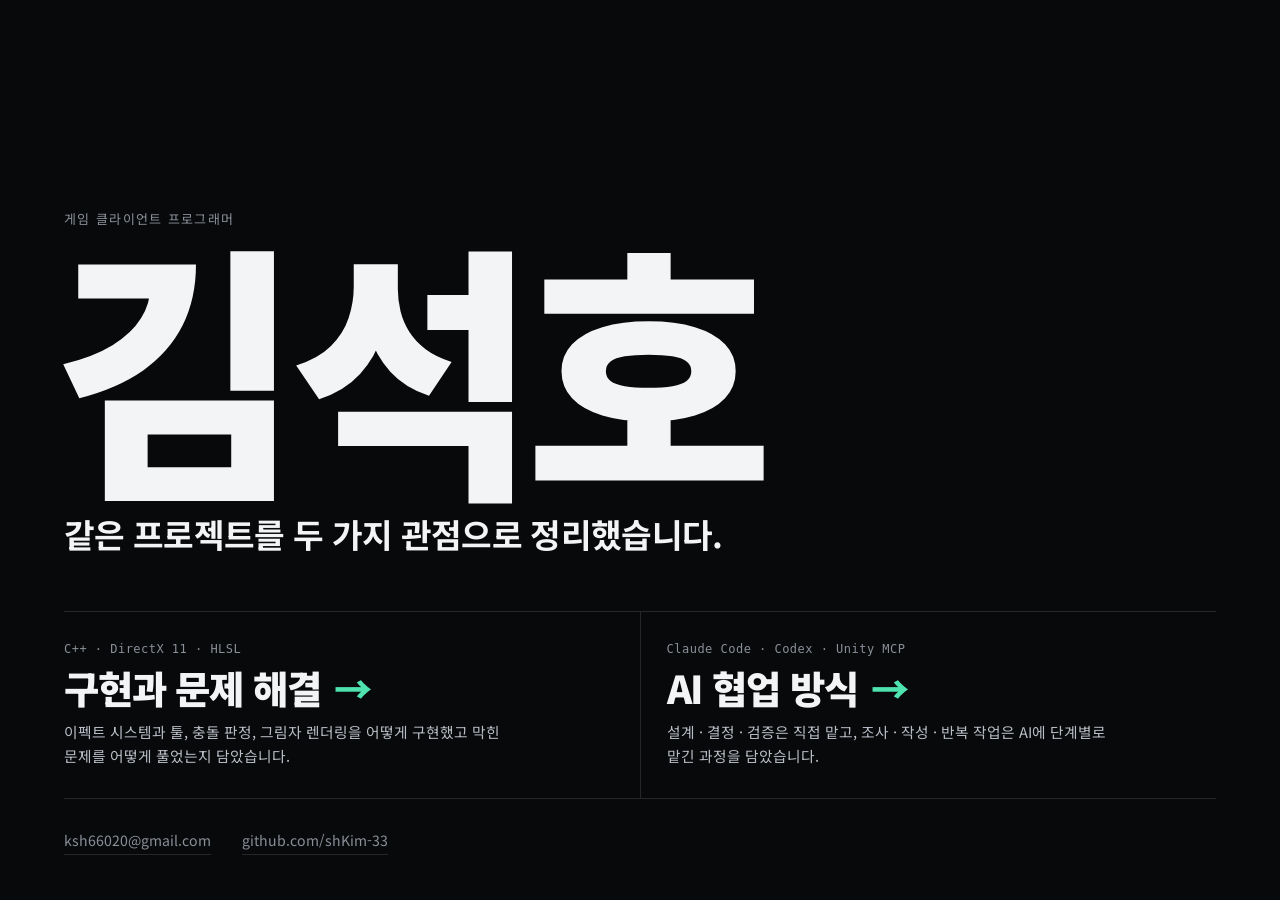
<file: index.html>
<!doctype html>
<html lang="ko">
<head>
<meta charset="utf-8">
<meta name="viewport" content="width=device-width, initial-scale=1">
<meta name="robots" content="noindex">
<title>김석호 포트폴리오</title>
<link rel="preconnect" href="https://fonts.googleapis.com">
<link rel="preconnect" href="https://fonts.gstatic.com" crossorigin>
<link href="https://fonts.googleapis.com/css2?family=Noto+Sans+KR:wght@400;500;700;900&display=swap" rel="stylesheet">
<style>
:root{
  --bg:#08090b; --ink:#f3f4f6; --mute:#8a9099; --line:rgba(255,255,255,.12);
  --pass:#4fe3b0; --gut:clamp(20px,5vw,72px);
}
*{box-sizing:border-box;margin:0}
body{background:var(--bg);color:var(--ink);font-family:"Noto Sans KR",system-ui,sans-serif;line-height:1.6;word-break:keep-all;-webkit-font-smoothing:antialiased}
main{min-height:100svh;display:flex;flex-direction:column;justify-content:flex-end;padding:96px var(--gut) clamp(28px,5vh,56px)}
.eyebrow{font-size:13px;letter-spacing:.1em;color:var(--mute)}
h1{font-size:clamp(96px,21vw,340px);font-weight:900;line-height:.92;letter-spacing:-.04em;margin:8px 0 0 -.04em}
.say{margin-top:clamp(18px,3vh,32px);font-size:clamp(20px,2.6vw,40px);font-weight:700;line-height:1.35;letter-spacing:-.02em}
nav{margin-top:clamp(32px,6vh,72px);display:grid;grid-template-columns:1fr 1fr;border-top:1px solid var(--line)}
nav a{display:block;padding:clamp(20px,3.4vh,36px) clamp(16px,2vw,32px) clamp(20px,3.4vh,36px) 0;color:inherit;text-decoration:none;border-bottom:1px solid var(--line)}
nav a + a{padding-left:clamp(16px,2vw,32px);border-left:1px solid var(--line)}
nav i{display:block;font:500 12px ui-monospace,Consolas,monospace;font-style:normal;letter-spacing:.04em;color:var(--mute)}
nav b{display:block;margin-top:8px;font-size:clamp(24px,3vw,46px);font-weight:900;letter-spacing:-.03em;line-height:1.2}
nav b::after{content:"→";display:inline-block;margin-left:.35em;color:var(--pass);transition:transform .2s}
nav a:hover b::after,nav a:focus-visible b::after{transform:translateX(.25em)}
nav span{display:block;margin-top:10px;max-width:30em;font-size:clamp(14px,1.15vw,17px);color:#b9bec6}
nav a:focus-visible{outline:2px solid var(--pass);outline-offset:-2px}
.contact{margin-top:clamp(20px,3.4vh,36px);display:flex;gap:clamp(16px,2.4vw,36px);flex-wrap:wrap;font-size:clamp(14px,1.1vw,17px)}
.contact a{color:var(--mute);text-decoration:none;border-bottom:1px solid var(--line);padding-bottom:2px}
@media (max-width:700px){
  nav{grid-template-columns:1fr}
  nav a + a{padding-left:0;border-left:0}
}
@media (prefers-reduced-motion:reduce){nav b::after{transition:none}}
</style>
</head>
<body>
<main>
  <p class="eyebrow">게임 클라이언트 프로그래머</p>
  <h1>김석호</h1>
  <p class="say">같은 프로젝트를 두 가지 관점으로 정리했습니다.</p>
  <nav aria-label="포트폴리오">
    <a href="cpp-portfolio/">
      <i>C++ · DirectX 11 · HLSL</i>
      <b>구현과 문제 해결</b>
      <span>이펙트 시스템과 툴, 충돌 판정, 그림자 렌더링을 어떻게 구현했고 막힌 문제를 어떻게 풀었는지 담았습니다.</span>
    </a>
    <a href="ai-portfolio/">
      <i>Claude Code · Codex · Unity MCP</i>
      <b>AI 협업 방식</b>
      <span>설계 · 결정 · 검증은 직접 맡고, 조사 · 작성 · 반복 작업은 AI에 단계별로 맡긴 과정을 담았습니다.</span>
    </a>
  </nav>
  <p class="contact"><a href="mailto:ksh66020@gmail.com">ksh66020@gmail.com</a><a href="https://github.com/shKim-33">github.com/shKim-33</a></p>
</main>
</body>
</html>
</file>
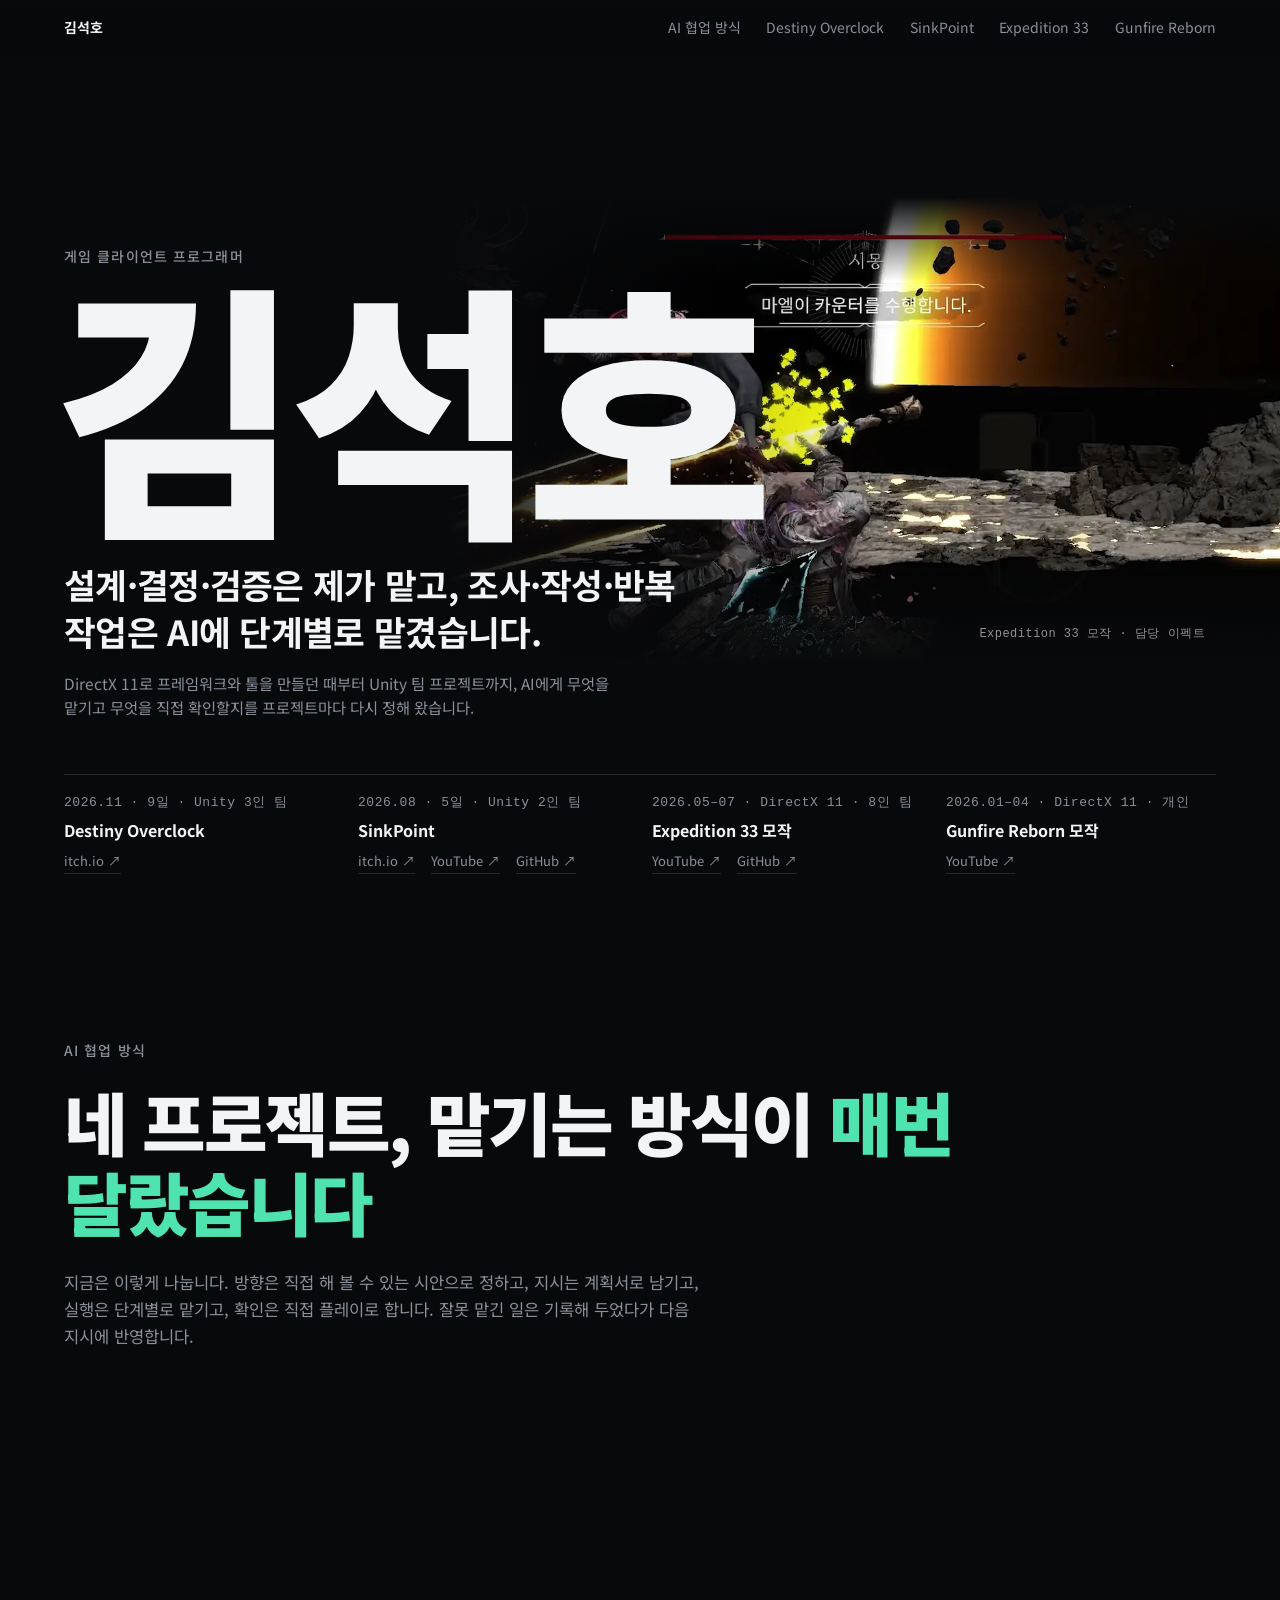
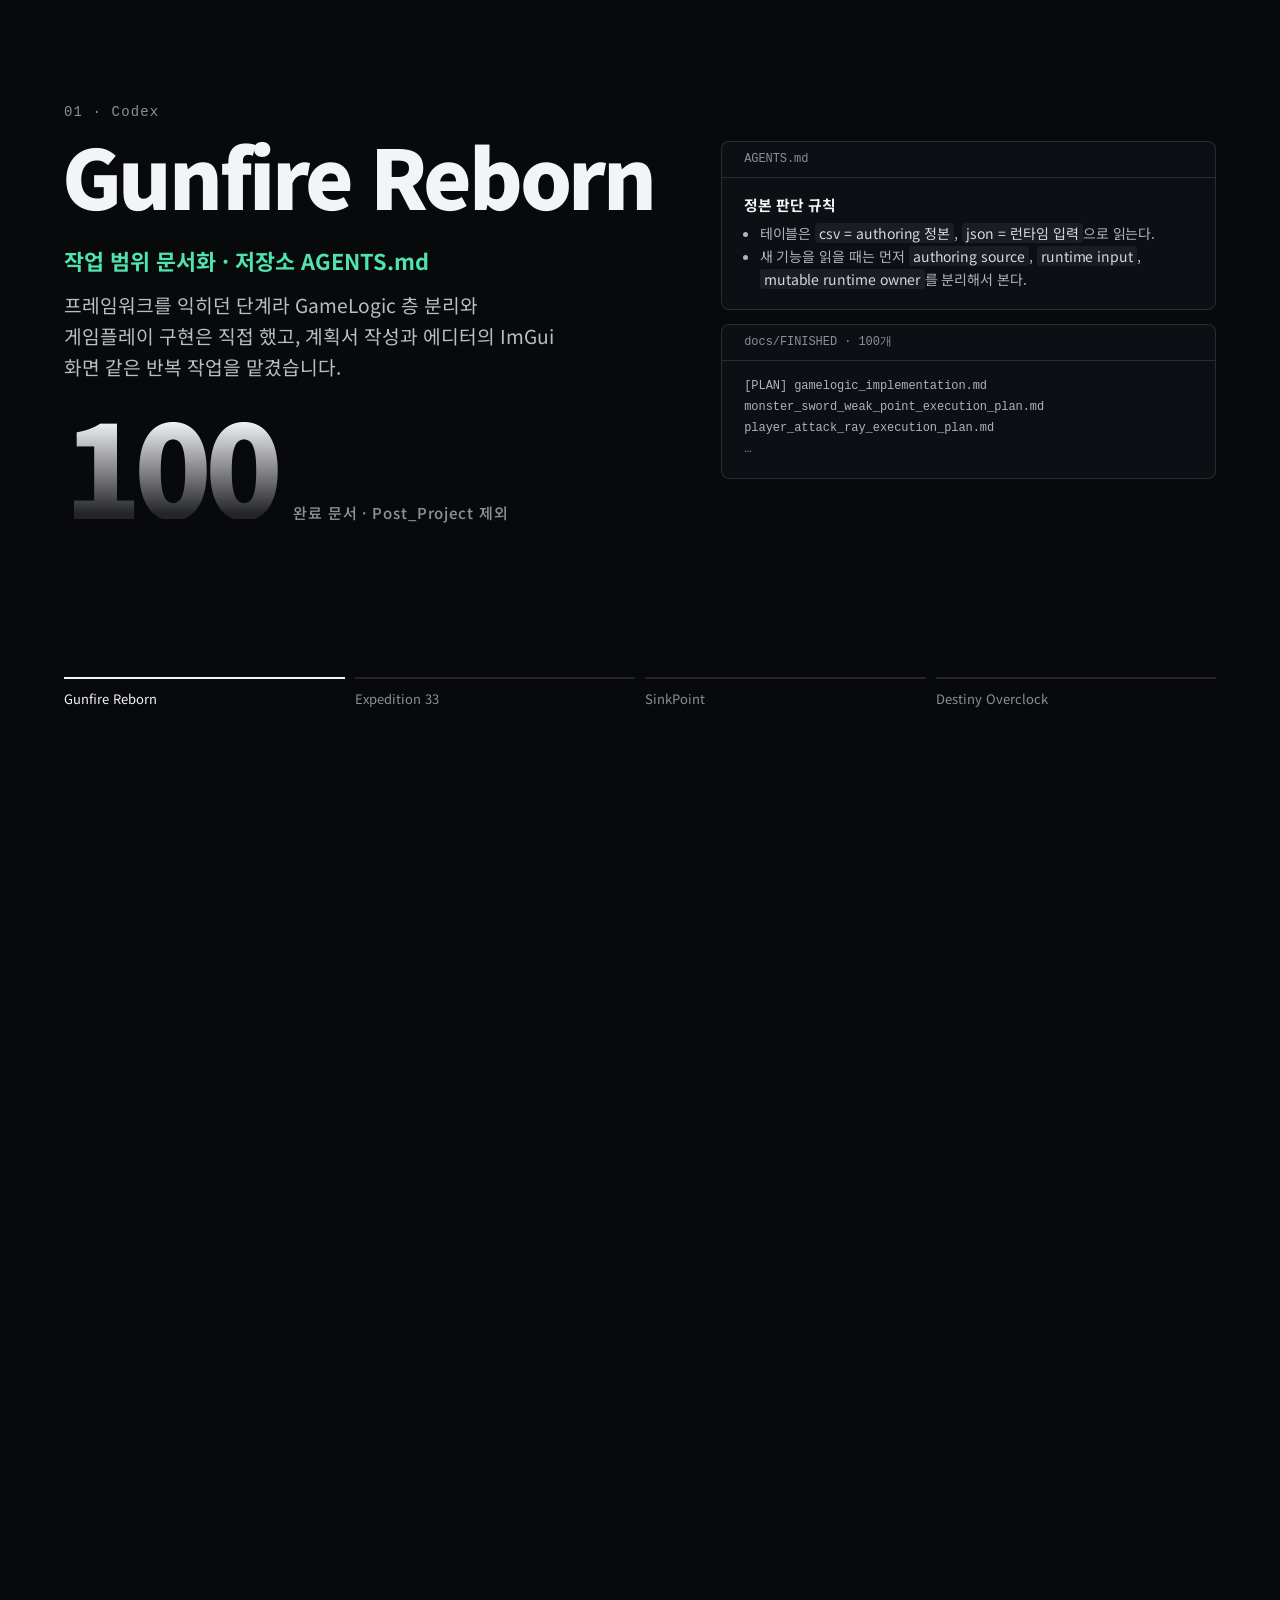
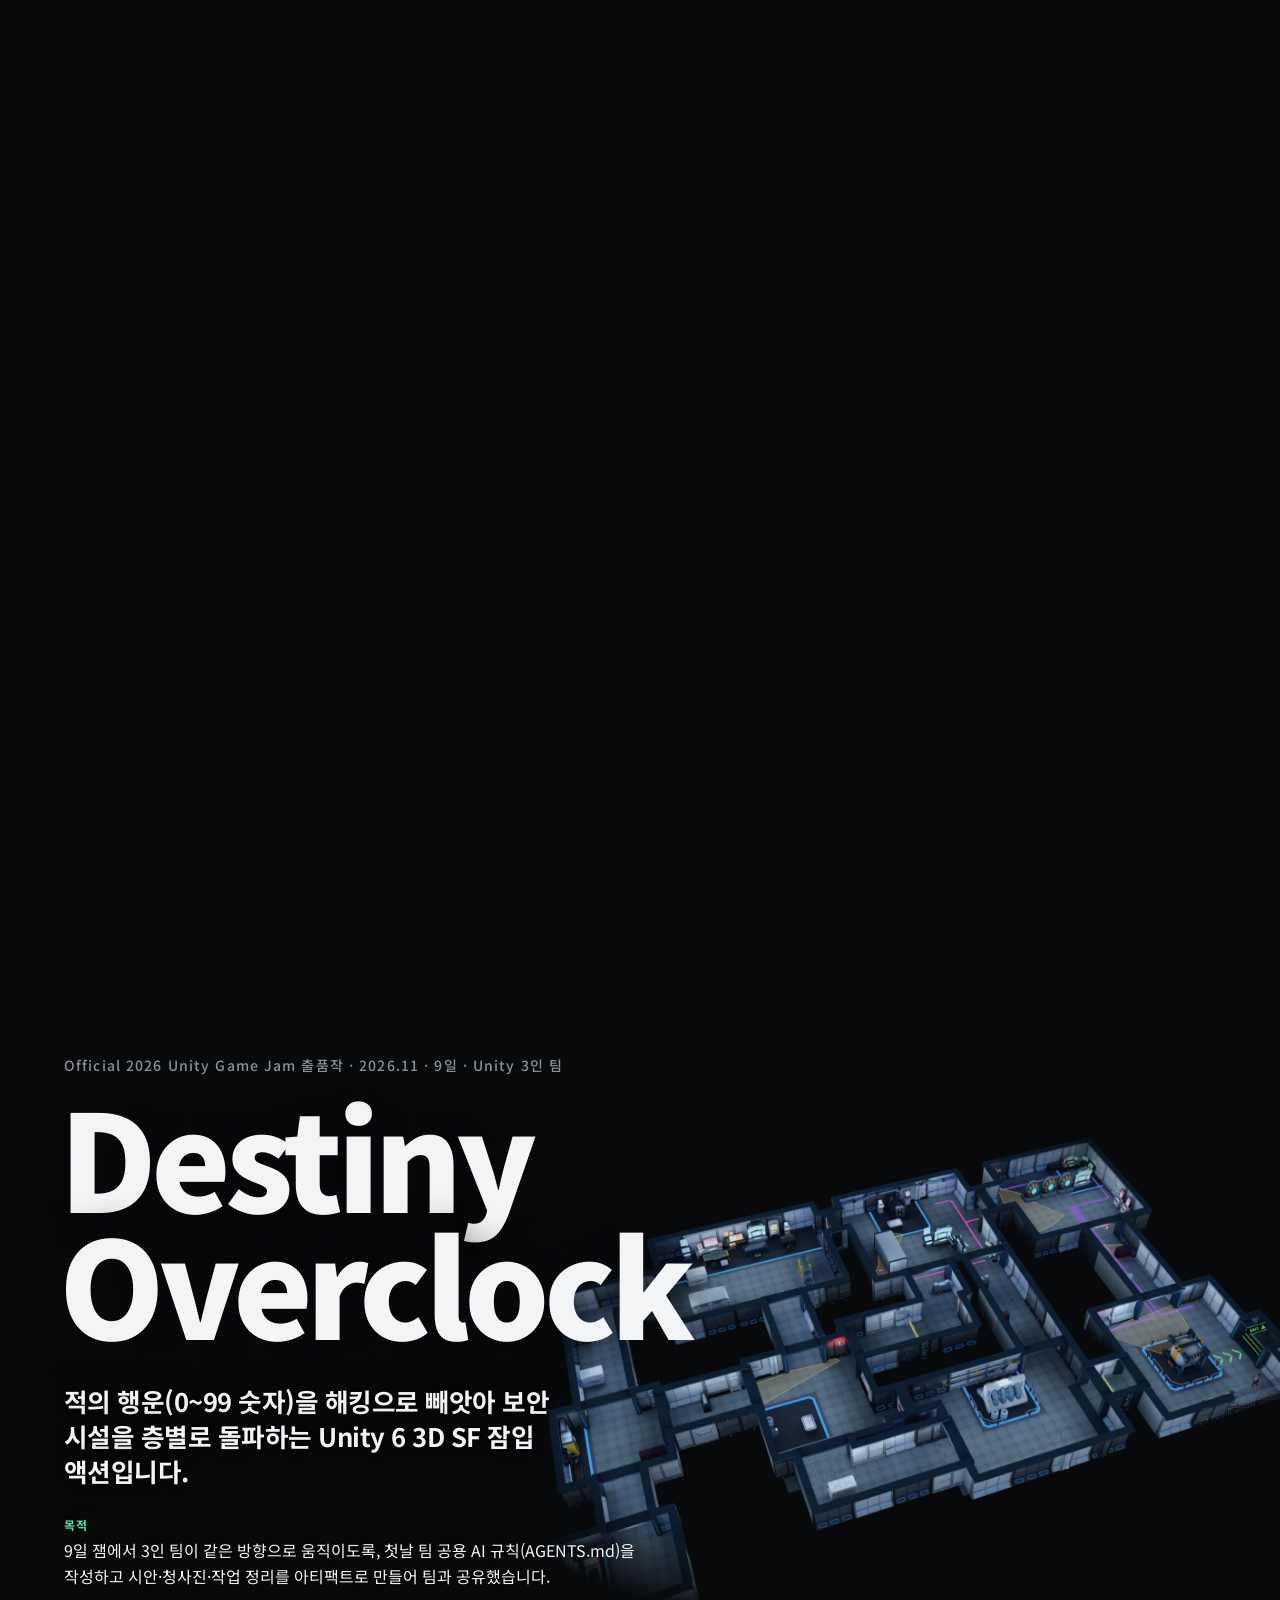
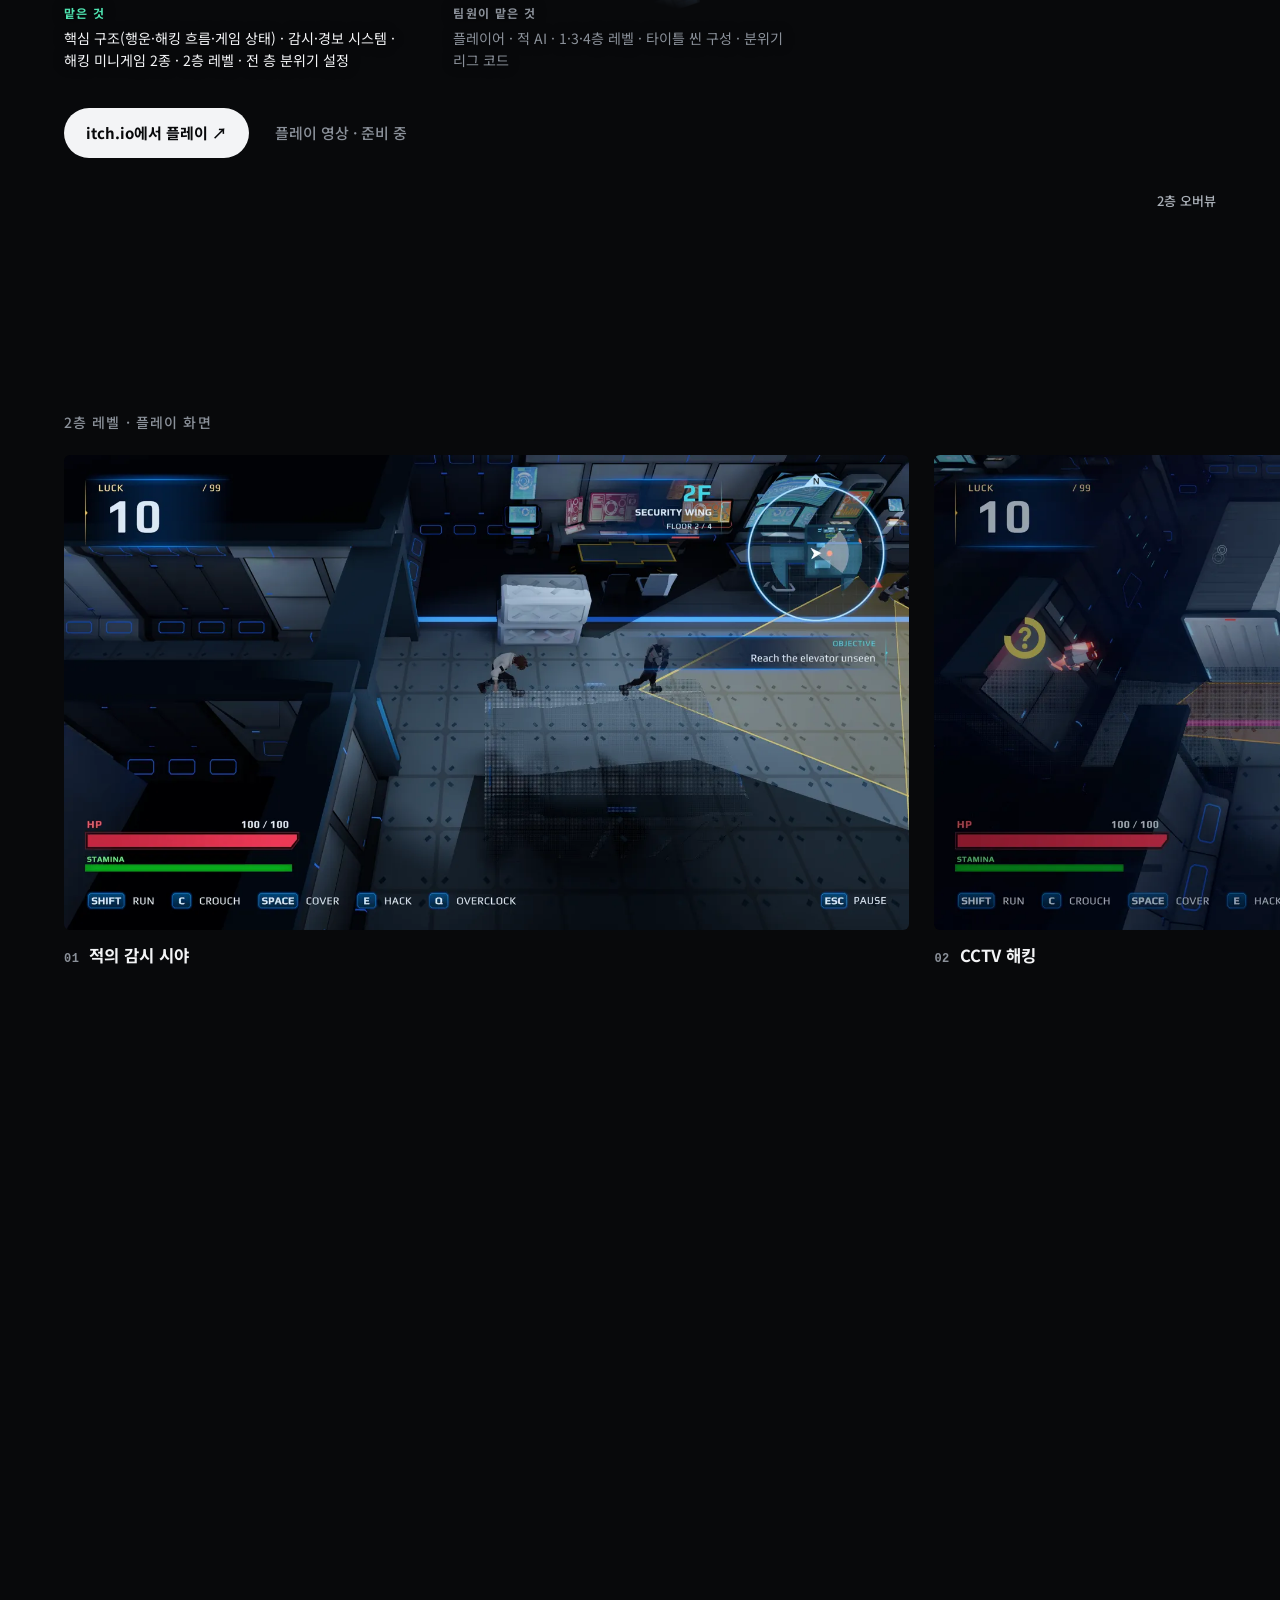
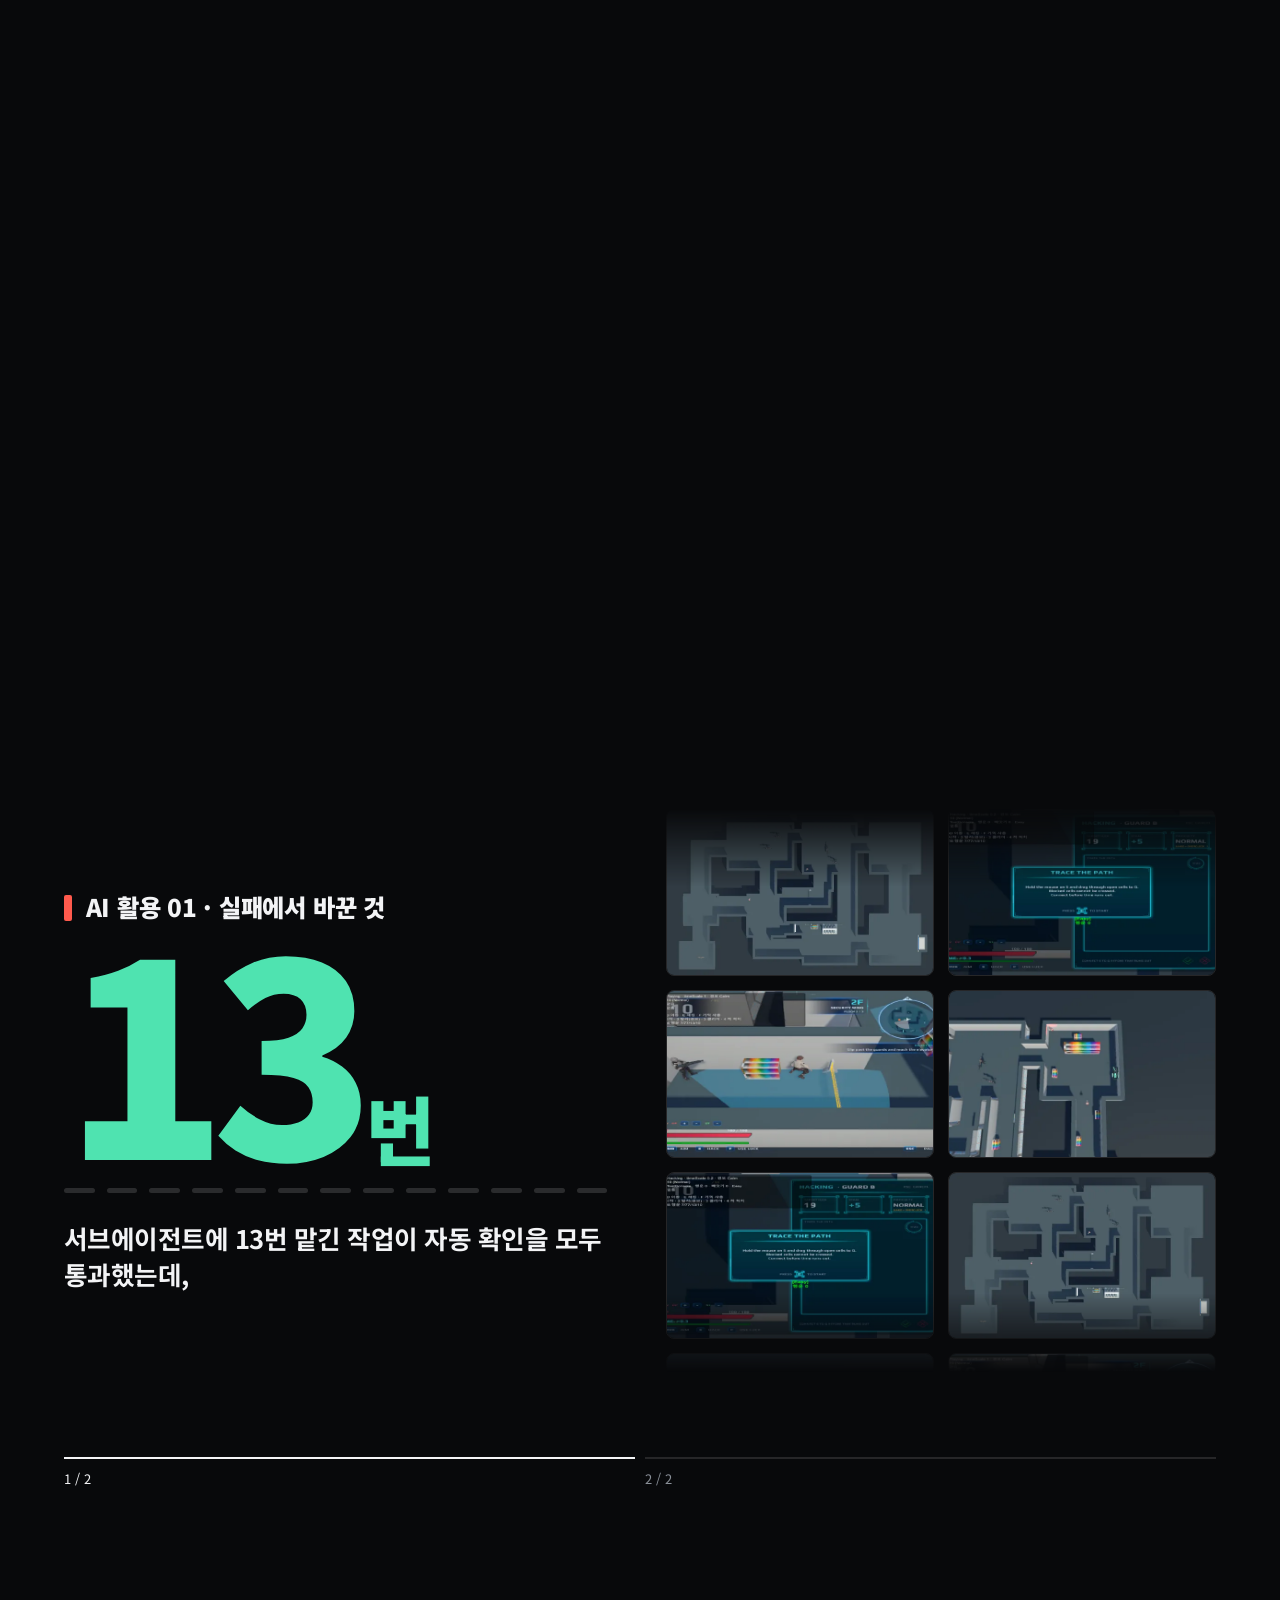
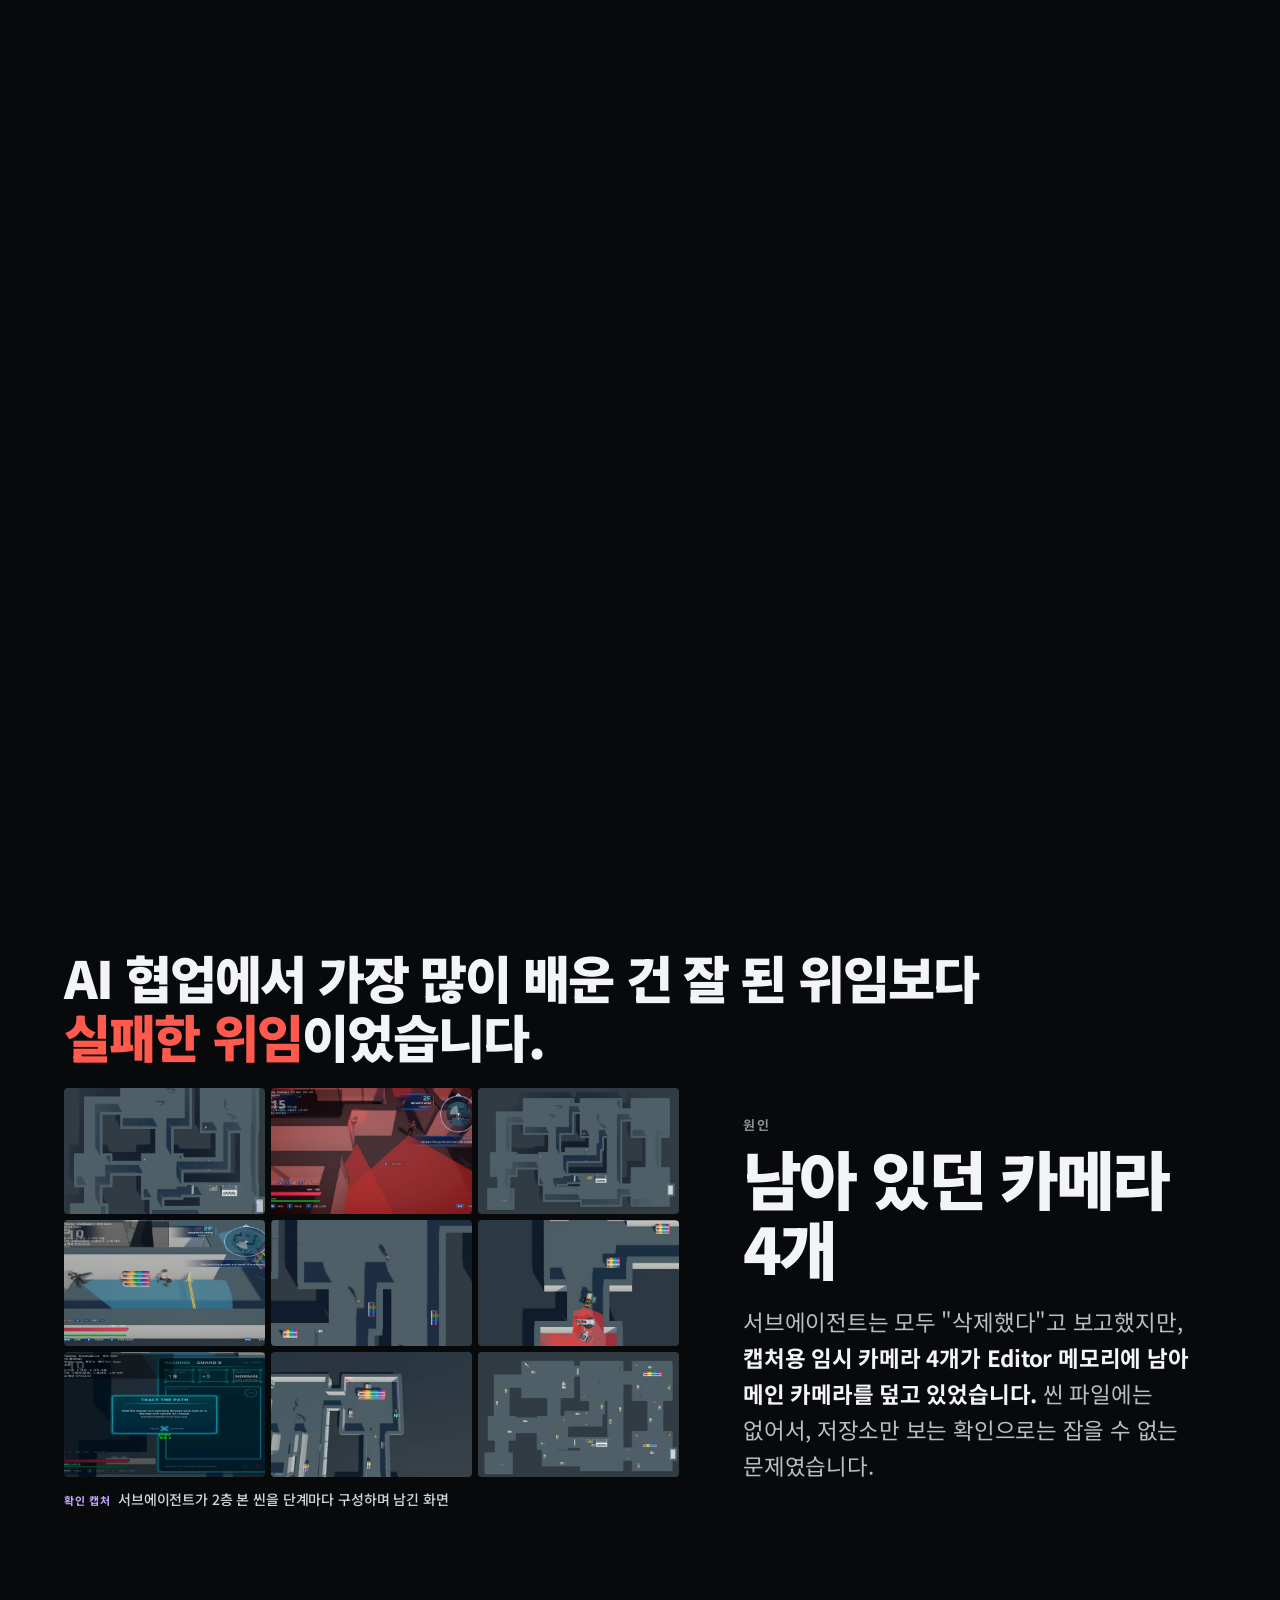
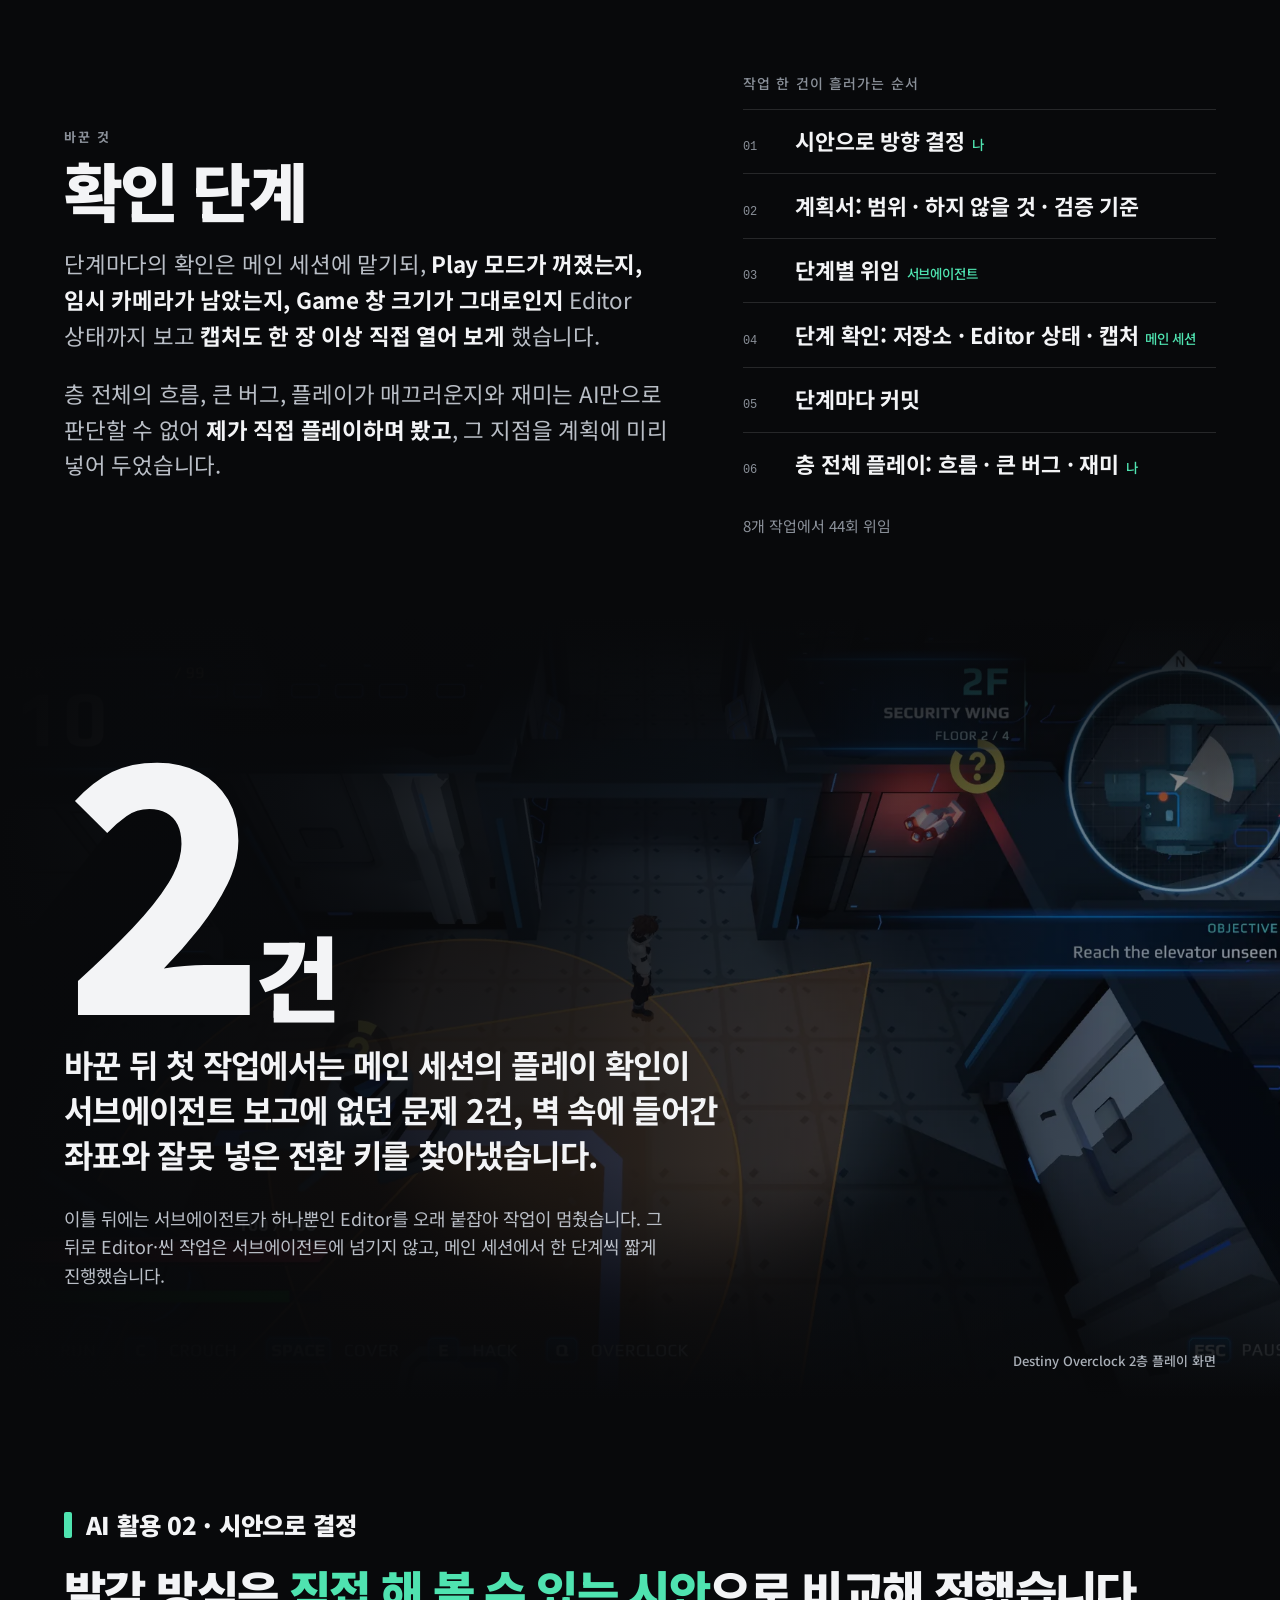
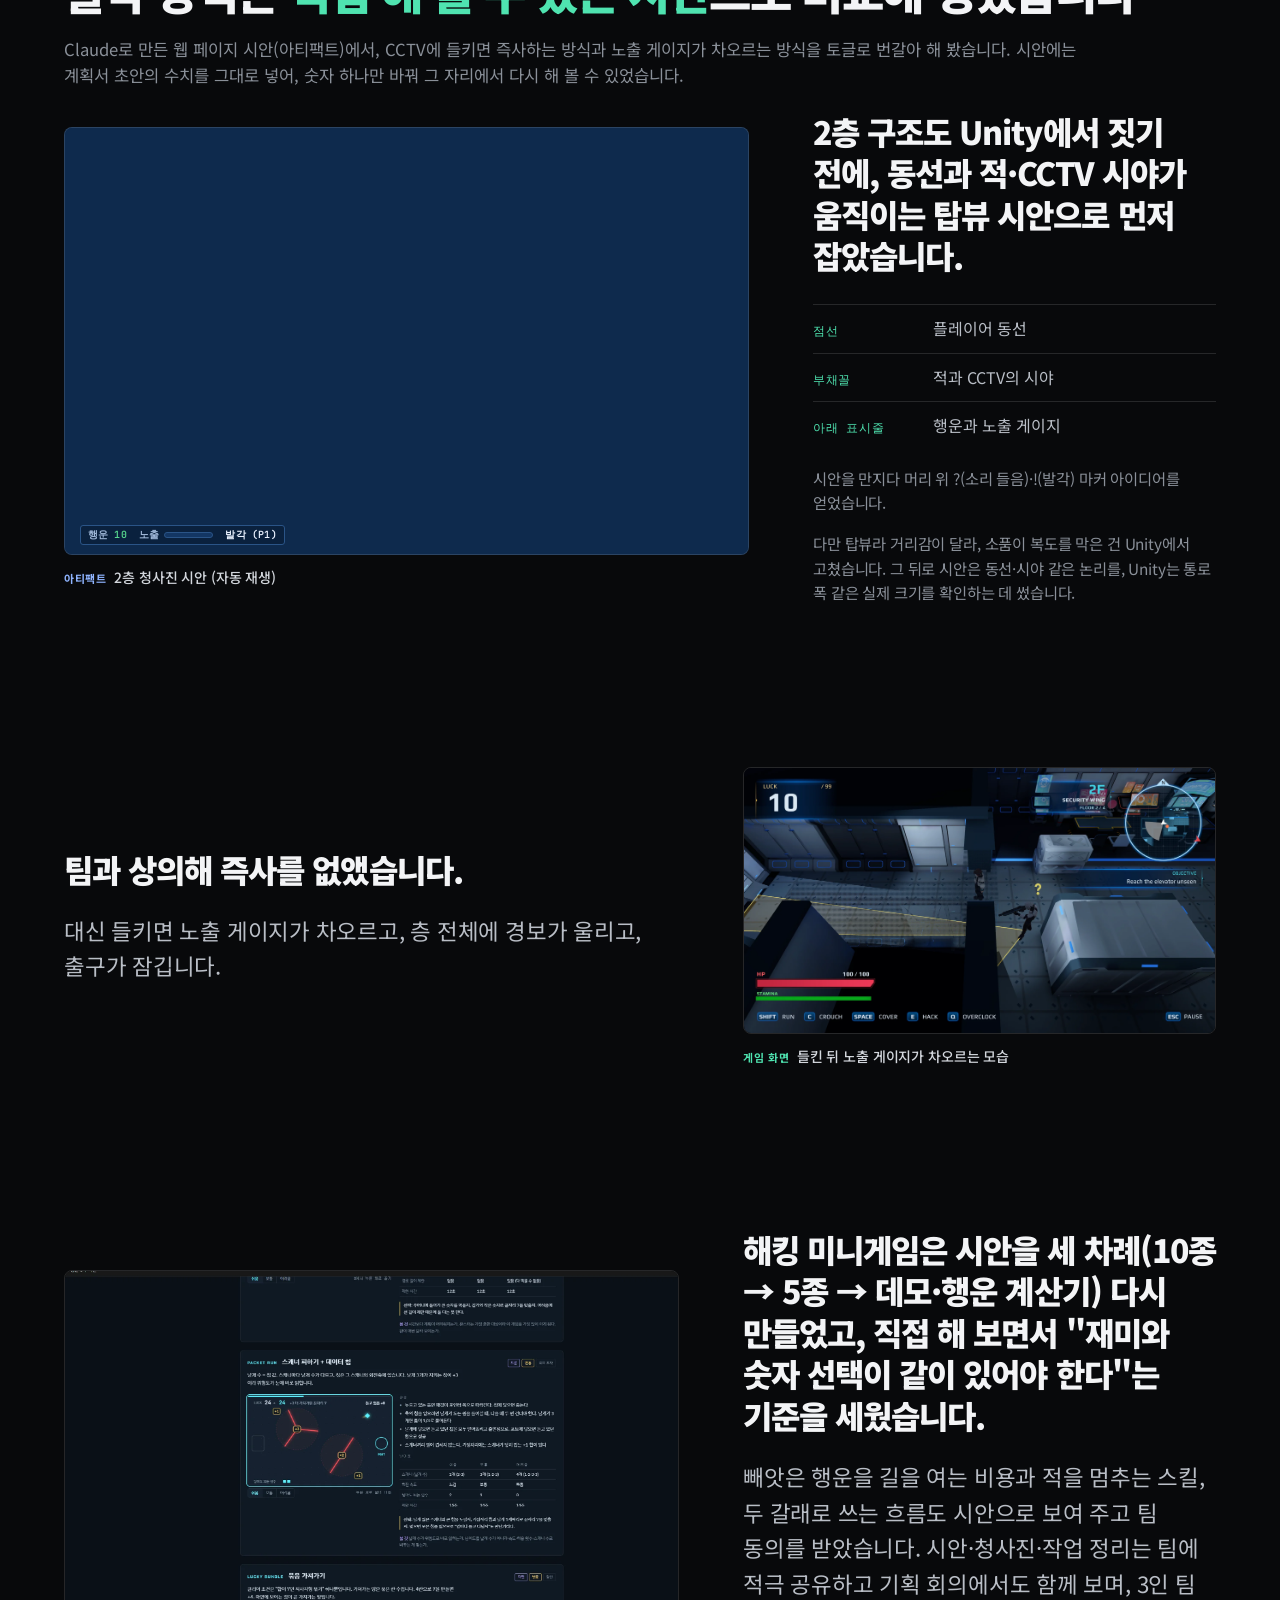
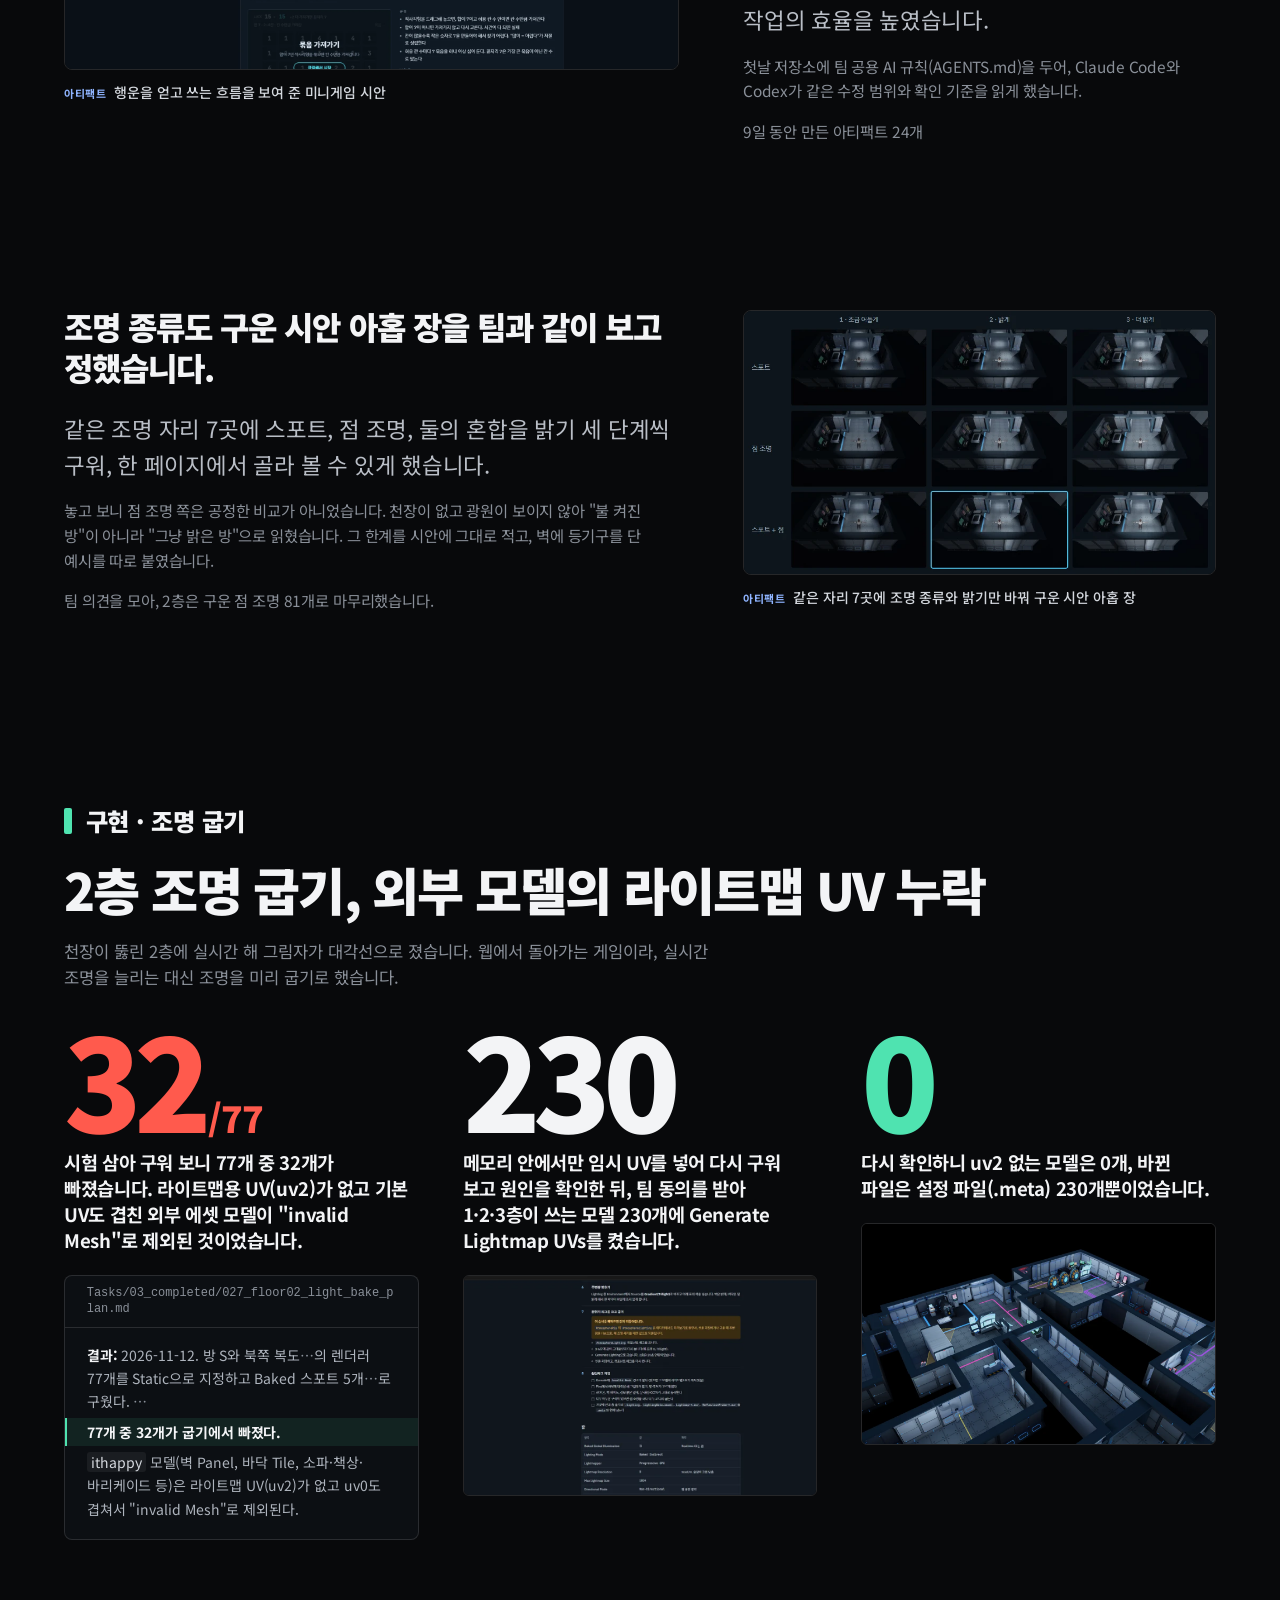
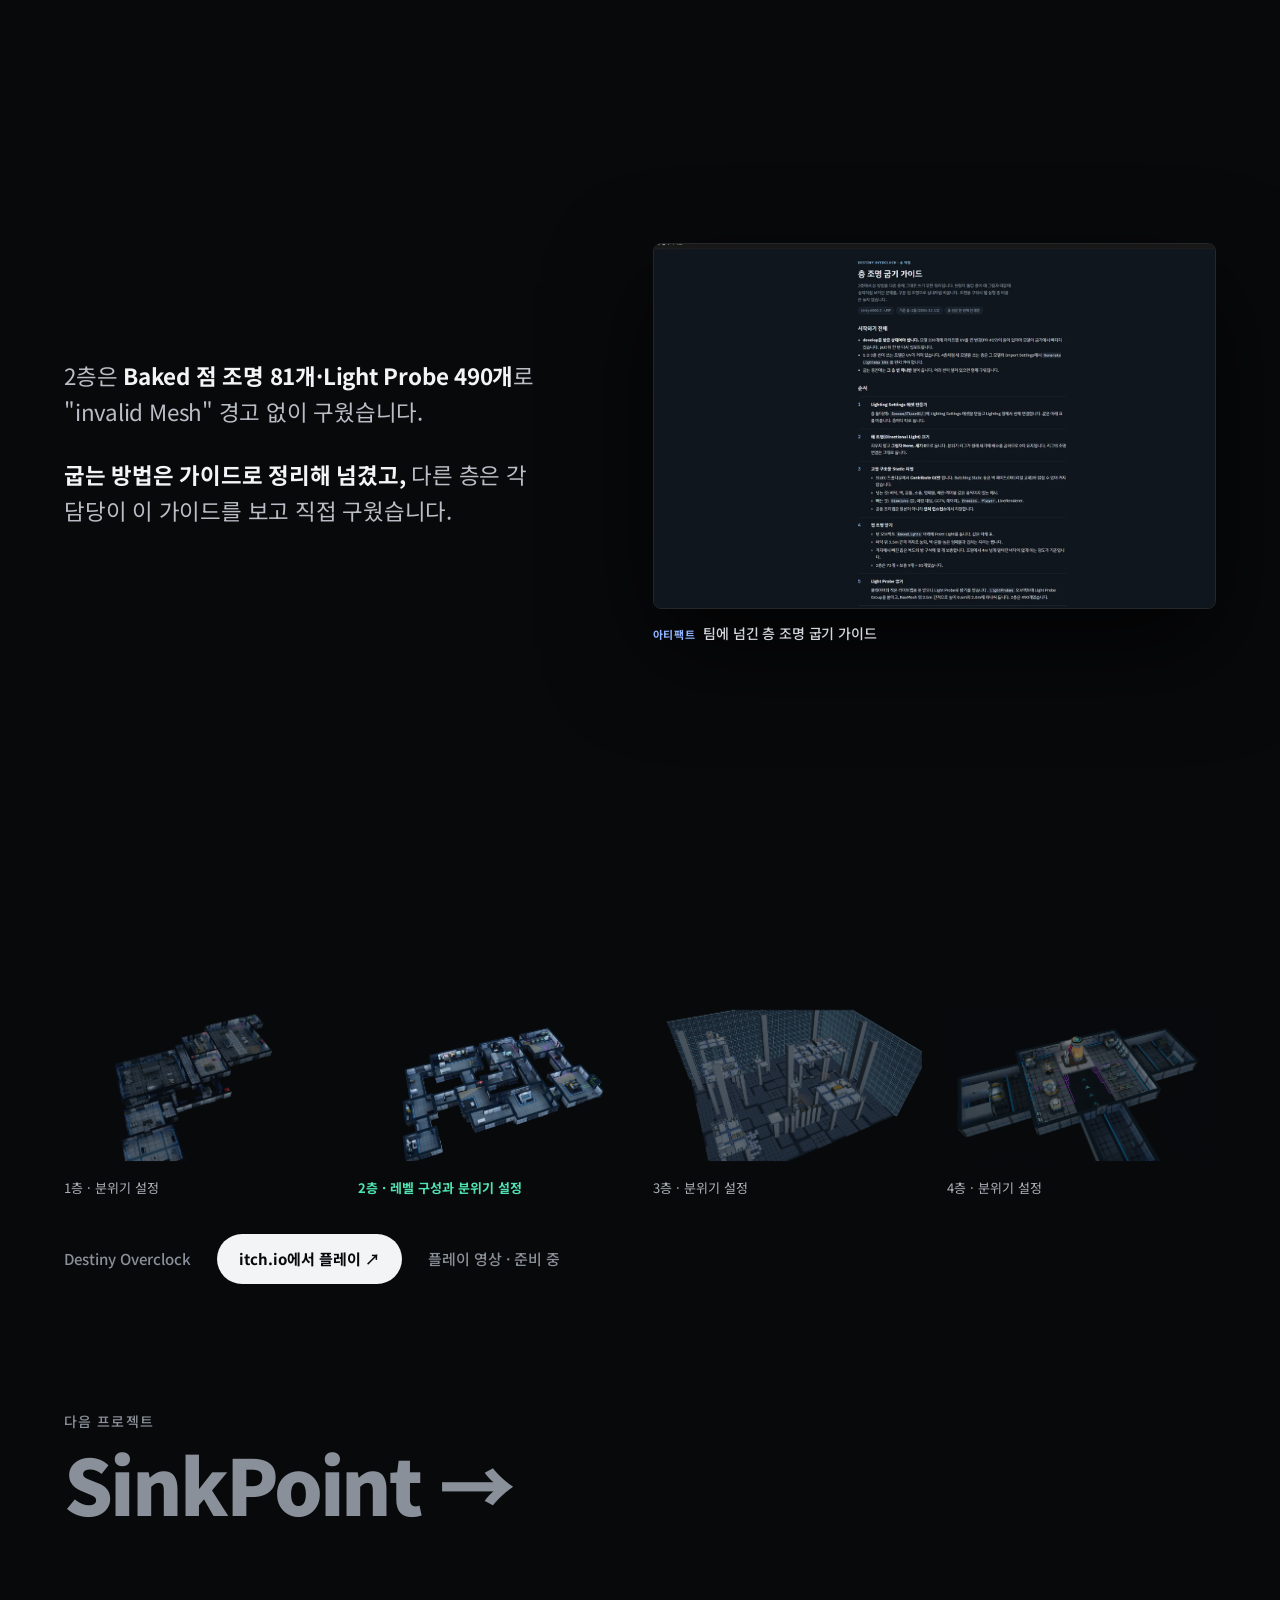
<file: ai-portfolio/index.html>
<!doctype html>
<html lang="ko">
<head>
<meta charset="utf-8">
<meta name="viewport" content="width=device-width, initial-scale=1">
<meta name="robots" content="noindex">
<title>김석호 포트폴리오</title>
<link rel="preconnect" href="https://fonts.googleapis.com">
<link rel="preconnect" href="https://fonts.gstatic.com" crossorigin>
<link href="https://fonts.googleapis.com/css2?family=Noto+Sans+KR:wght@400;500;700;900&display=swap" rel="stylesheet">
<style>
:root{
  --bg:#08090b; --ink:#f3f4f6; --mute:#8a9099; --line:rgba(255,255,255,.12);
  --pass:#4fe3b0; --fail:#ff5a4d; --gut:clamp(20px,5vw,72px);
}
*{box-sizing:border-box;margin:0}
html{scroll-behavior:smooth}
body{background:var(--bg);color:var(--ink);font-family:"Noto Sans KR",system-ui,sans-serif;line-height:1.6;word-break:keep-all;-webkit-font-smoothing:antialiased}
a{color:inherit;text-decoration:none}
img{display:block}
.mono{font-family:ui-monospace,Consolas,monospace;letter-spacing:.04em}
.eyebrow{font-size:clamp(14px,.95vw,18px);font-weight:500;color:var(--mute);letter-spacing:.08em}

/* 상단 목차 */
.top{position:fixed;inset:0 0 auto 0;z-index:10;display:flex;justify-content:space-between;align-items:center;gap:24px;
  padding:16px var(--gut);background:linear-gradient(rgba(8,9,11,.85),rgba(8,9,11,0));font-size:clamp(14px,.9vw,17px)}
.top nav{display:flex;gap:clamp(12px,2vw,28px);color:var(--mute);overflow-x:auto;white-space:nowrap;scrollbar-width:none}
.top nav a:hover{color:var(--ink)}

/* 화면 칸 (이미지·영상이 들어갈 자리) */
.slot{position:relative;border:1px dashed rgba(255,255,255,.22);border-radius:6px;overflow:hidden;
  background:repeating-linear-gradient(135deg,rgba(255,255,255,.035) 0 12px,transparent 12px 24px),#0e1013}
.slot::after{content:attr(data-label);position:absolute;left:16px;bottom:14px;right:16px;
  font:500 12px/1.4 ui-monospace,Consolas,monospace;letter-spacing:.04em;color:var(--mute)}

/* 첫 화면 */
.hero{position:relative;min-height:100svh;display:flex;flex-direction:column;justify-content:flex-end;padding:96px var(--gut) 0}
.hero .bg{position:absolute;inset:0;border:0;border-radius:0}
.hero .hero-reel{inset:auto;top:50%;right:0;width:min(66vw,1500px);aspect-ratio:16/9;transform:translateY(-54%);overflow:hidden}
.hero-reel::after{content:"";position:absolute;inset:0;pointer-events:none;background:linear-gradient(90deg,var(--bg) 0%,rgba(8,9,11,0) 30%),linear-gradient(0deg,var(--bg) 0%,rgba(8,9,11,0) 24%),linear-gradient(180deg,var(--bg) 0%,rgba(8,9,11,0) 18%)}
.hero-reel > video,.hero-reel > img{position:absolute;inset:0;width:100%;height:100%;object-fit:cover;opacity:0;transition:opacity 1.2s ease}
.hero-reel > img{transition:opacity 1.2s ease,transform 6s linear}
.hero-reel > .on{opacity:1}
.hero-reel > img.on{transform:scale(1.03)}
.hero-cap{position:absolute;z-index:1;bottom:16px;right:var(--gut);padding:5px 11px;border-radius:999px;background:rgba(8,9,11,.66);font-size:clamp(12px,.75vw,15px);letter-spacing:.04em;color:rgba(232,234,237,.72)}
.hero .shade{position:absolute;inset:0;background:linear-gradient(180deg,rgba(8,9,11,.62) 0%,transparent 24%),linear-gradient(90deg,rgba(8,9,11,.7) 0%,rgba(8,9,11,.3) 45%,rgba(8,9,11,0) 70%),linear-gradient(0deg,var(--bg) 0%,transparent 35%)}
.hero > *:not(.bg):not(.shade){position:relative}
.hero h1{font-size:clamp(96px,21vw,340px);font-weight:900;line-height:.92;letter-spacing:-.04em;margin:8px 0 0 -.04em}
.say{font-size:clamp(22px,2.7vw,42px);font-weight:700;line-height:1.35;letter-spacing:-.02em;max-width:20em;margin-top:clamp(20px,3vw,40px)}
.lead{font-size:clamp(15px,1.2vw,18px);color:var(--mute);max-width:38em;margin-top:16px}
.index{display:grid;grid-template-columns:repeat(4,1fr);gap:24px;margin-top:clamp(32px,6vh,72px);padding:18px 0 26px;border-top:1px solid var(--line);font-size:14px}
.index > div > a{display:block;color:var(--mute)}
.index .ext{display:flex;flex-wrap:wrap;gap:4px 16px;margin-top:8px;font-size:clamp(13px,.8vw,16px)}
.index .ext a{color:var(--mute);border-bottom:1px solid var(--line);padding-bottom:1px}
.index .ext a:hover{color:var(--ink);border-color:currentColor}
.index i{font-style:normal;display:block;font-size:clamp(13px,.9vw,17px);margin-bottom:4px}
.index strong{color:var(--ink);font-weight:700;font-size:clamp(16px,1.15vw,22px);display:block}

/* 장면 도입 */
.intro{min-height:60svh;display:flex;flex-direction:column;justify-content:center;padding:96px var(--gut) 48px}
.intro h2{font-size:clamp(34px,5.4vw,88px);font-weight:900;line-height:1.16;letter-spacing:-.035em;max-width:13em;margin-top:20px}
.intro h2 em{font-style:normal;color:var(--fail)}
.intro h2 u{text-decoration:none;color:var(--pass)}
.intro > p{color:var(--mute);margin-top:28px;font-size:clamp(15px,1.3vw,19px);max-width:40em}
.intro.two{display:grid;grid-template-columns:1.1fr 1fr;gap:clamp(28px,6vw,96px);align-items:center}
.intro.two h2{font-size:clamp(30px,4vw,64px)}
/* 사례·난관 제목: 빈 높이 없이 바로 아래 내용과 한 화면에 */
.intro.head{min-height:0;justify-content:flex-start;padding:clamp(72px,12vh,140px) var(--gut) 0}
.intro.head h2{font-size:clamp(30px,4vw,64px);max-width:20em}
.intro.head > p{margin-top:18px}
.intro.head.long h2{max-width:none;font-size:clamp(30px,3.6vw,64px)}
.intro.head.long > p{max-width:62em}
.intro.head + .row,.intro.head + .trio{padding-top:clamp(24px,4vh,48px)}

/* 스크롤 고정 무대: 장면이 겹쳐 있다가 스크롤에 따라 바뀐다 */
.stage{position:relative}
.stage .pin{position:sticky;top:0;height:100svh;overflow:hidden}
.layer{position:absolute;inset:0;display:flex;flex-direction:column;align-items:center;justify-content:center;text-align:center;
  padding:80px var(--gut) 40px;opacity:0;transform:scale(.97);transition:opacity .5s,transform .7s cubic-bezier(.2,.7,.2,1);pointer-events:none}
.layer.on{opacity:1;transform:none}
.big{font-size:clamp(150px,34vw,520px);font-weight:900;line-height:.86;letter-spacing:-.06em}
.big small{font-size:.28em;letter-spacing:-.02em;margin-left:.08em}
.big.pass{color:var(--pass)} .big.fail{color:var(--fail)}
.cap{font-size:clamp(20px,2.5vw,38px);font-weight:700;letter-spacing:-.02em;line-height:1.4;margin-top:clamp(16px,3vh,36px);max-width:24em}
.ticks{display:flex;gap:clamp(5px,1vw,12px);margin-top:clamp(18px,3vh,36px)}
.ticks span{width:clamp(14px,2.4vw,34px);height:5px;border-radius:3px;background:rgba(255,255,255,.14);transition:background .2s}
.ticks span.on{background:var(--pass)}

/* 무대 변형: 프로젝트별 변화 */
.beat{align-items:stretch;text-align:left;display:grid;grid-template-columns:1.2fr 1fr;gap:clamp(24px,5vw,80px);align-items:center}
.beat h3{font-size:clamp(40px,6.4vw,112px);font-weight:900;line-height:1.02;letter-spacing:-.04em;margin:10px 0 0 -.03em}
.beat .kw{font-size:clamp(17px,1.7vw,26px);font-weight:700;color:var(--pass);margin-top:clamp(16px,3vh,32px)}
.beat p{font-size:clamp(16px,1.5vw,23px);color:#b9bec6;margin-top:12px;max-width:26em}
.beat .num{font-size:clamp(110px,20vw,330px);font-weight:900;line-height:.85;letter-spacing:-.06em;text-align:right;
  background:linear-gradient(180deg,var(--ink) 10%,rgba(243,244,246,.12) 95%);-webkit-background-clip:text;background-clip:text;-webkit-text-fill-color:transparent}
.beat .num span{display:block;font-size:15px;font-weight:500;letter-spacing:.06em;-webkit-text-fill-color:var(--mute);margin-top:18px}
.rail{position:absolute;left:var(--gut);right:var(--gut);bottom:30px;display:grid;grid-template-columns:repeat(4,1fr);gap:10px;font-size:clamp(13px,.8vw,16px);color:var(--mute)}
.rail span{border-top:2px solid var(--line);padding-top:10px;transition:color .3s,border-color .3s}
.rail span.on{color:var(--ink);border-color:var(--ink)}

/* 숫자 옆에 떠 있는 근거 화면 */
.duo{display:grid;grid-template-columns:1fr 1fr;gap:clamp(24px,4vw,64px);align-items:center;text-align:left}
.duo .big{font-size:clamp(120px,21vw,330px)}
.duo .cap{font-size:clamp(18px,2vw,30px)}
.float{position:relative;height:min(66svh,44vw)}
.float img,.float .slot{display:block;width:100%;aspect-ratio:16/10;object-fit:cover;border-radius:8px;border:1px solid var(--line);flex:none}
/* 3장 이상: 두 줄로 맞춰 서서 위아래로 천천히 흐른다 */
.float.roll{display:grid;grid-template-columns:1fr 1fr;gap:14px;overflow:hidden;
  -webkit-mask-image:linear-gradient(transparent,#000 14%,#000 86%,transparent);mask-image:linear-gradient(transparent,#000 14%,#000 86%,transparent)}
.float .col{display:flex;flex-direction:column;gap:14px;animation:rollup 36s linear infinite}
.float .col + .col{animation-name:rolldown}
@keyframes rollup{to{transform:translateY(calc(-50% - 7px))}}
@keyframes rolldown{from{transform:translateY(calc(-50% - 7px))}}
/* 1~2장: 가운데에 맞춰 세우고 살짝 오르내린다 */
.float.few{display:flex;flex-direction:column;justify-content:center;gap:14px}
.float.few > *{width:64%;margin-left:auto;animation:bob 6s ease-in-out infinite alternate}
.float.few > :nth-child(2){animation-delay:-6s;animation-direction:alternate-reverse}
.float.few > :only-child{width:100%}
.float.few > .bare{border:0;aspect-ratio:auto;mix-blend-mode:lighten}
@keyframes bob{from{translate:0 -6px}to{translate:0 6px}}
.beat .num{font-size:clamp(72px,10vw,170px);text-align:left;margin-top:3vh}
.beat .num span{display:inline-block;margin:0 0 0 18px;vertical-align:baseline}

/* 무대 변형: 화면 전체 이미지 + 글 */
.shot{align-items:flex-start;justify-content:flex-end;text-align:left;padding-bottom:9vh}
.shot > img{position:absolute;inset:0;width:100%;height:100%;object-fit:cover}
.shot::before{content:"";position:absolute;inset:0;z-index:1;background:linear-gradient(0deg,var(--bg) 4%,rgba(8,9,11,.72) 34%,rgba(8,9,11,.1) 70%)}
.shot > *:not(img){position:relative;z-index:2}
.shot.doc{justify-content:center;padding-bottom:40px}
.shot.doc::before{content:none}
.shot.doc > iframe{aspect-ratio:16/10;background:#0e2a4d;pointer-events:none}
.shot.doc > img,.shot.doc > iframe{position:absolute;inset:auto var(--gut) auto auto;top:50%;transform:translateY(-50%);width:min(56vw,calc(76svh*1.6));height:auto;max-height:76svh;object-fit:contain;border-radius:8px;border:1px solid var(--line);box-shadow:0 30px 80px rgba(0,0,0,.6)}
.shot.doc .cap{max-width:min(13em,30vw);font-size:clamp(18px,1.9vw,29px)}
/* 캡션: 종류 표시(<b>) + 한 줄 설명. 이미지 위에 얹을 때만 배경을 깐다(.ex-swap .tag 등) */
.tag{display:block;font-size:clamp(14px,1.05vw,17px);font-weight:500;line-height:1.5;letter-spacing:-.01em;color:#d3d7dd}
.tag b{display:inline-block;margin-right:.7em;font-size:.78em;font-weight:700;letter-spacing:.06em;color:var(--mute)}
.tag.k-game b{color:var(--pass)} .tag.k-art b{color:#8fb4ff} .tag.k-code b{color:#e6c07b} .tag.k-ed b{color:#c4a6ff}

/* 코드 블록: 캡처 대신 페이지 안에 직접 쓴 코드 */
.code{margin:0;text-align:left;white-space:pre;tab-size:4;overflow:hidden;background:#0c0f13;border:1px solid var(--line);border-radius:8px;
  padding:clamp(16px,1.7vw,28px) clamp(18px,2vw,34px);font:500 clamp(12px,1.08vw,18px)/1.75 ui-monospace,"Cascadia Code",Consolas,monospace;color:#aeb4bd;letter-spacing:0;font-variant-ligatures:none}
.code b{font-weight:500;color:#9aa8ff}
.code i{font-style:normal;color:var(--ink)}
.code s{text-decoration:none;color:#e6c07b}
.code u{text-decoration:none;color:var(--mute)}
.code mark{display:block;margin:0 calc(-1*clamp(18px,2vw,34px));padding:0 clamp(18px,2vw,34px);background:rgba(79,227,176,.09);box-shadow:inset 2px 0 var(--pass);color:var(--ink)}
.shot.doc > .code{position:absolute;right:var(--gut);top:50%;transform:translateY(-50%);width:min(56vw,calc(76svh*1.6));box-shadow:0 30px 80px rgba(0,0,0,.6)}
.float > .code{aspect-ratio:auto;flex:none}
/* 문서 발췌: 계획서·기록·AGENTS.md를 캡처 대신 페이지 안 글로. 원문 그대로 옮기고 생략은 <u>…</u> */
.paper{margin:0;text-align:left;background:#0c0f13;border:1px solid var(--line);border-radius:8px;padding:clamp(14px,1.4vw,24px) clamp(16px,1.7vw,28px);
  font-size:clamp(14px,1.05vw,17px);line-height:1.65;color:#aeb4bd;letter-spacing:-.005em;overflow:hidden}
.paper-h{margin:calc(-1*clamp(14px,1.4vw,24px)) calc(-1*clamp(16px,1.7vw,28px)) clamp(10px,1.2vw,16px);padding:9px clamp(16px,1.7vw,28px);
  border-bottom:1px solid var(--line);font:500 12px/1.4 ui-monospace,Consolas,monospace;color:var(--mute);word-break:break-all}
.paper h5{margin:0 0 .3em;font-size:1.06em;font-weight:700;color:var(--ink)}
.paper h5:not(:first-of-type){margin-top:.9em}
.paper p,.paper ul{margin:0;max-width:none;font-size:inherit;line-height:inherit;color:inherit}
.paper p + p{margin-top:.45em}
.paper ul{padding-left:1.1em}
.paper b{color:var(--ink);font-weight:700}
.paper code{font:inherit;color:#d6dae0;background:rgba(255,255,255,.06);padding:0 .3em;border-radius:3px}
.paper.mono{font-family:ui-monospace,Consolas,monospace;font-size:clamp(12px,.92vw,15px)}
.paper.mono code{background:none;padding:0}
.paper mark{display:block;margin:.35em calc(-1*clamp(16px,1.7vw,28px));padding:.2em clamp(16px,1.7vw,28px);background:rgba(79,227,176,.09);box-shadow:inset 2px 0 var(--pass);color:var(--ink)}
.paper u{text-decoration:none;color:var(--mute)}
.paper.ls{font:500 clamp(12px,.9vw,15px)/1.75 ui-monospace,Consolas,monospace;white-space:pre}
.float > .paper{flex:none}
.float.few > .paper{width:100%}
.float.few > .paper:only-child{font-size:clamp(15px,1.25vw,20px)}
.trio .paper{margin-top:22px}

/* 프로젝트 첫 장면 */
.proj{position:relative;min-height:100svh;display:flex;flex-direction:column;justify-content:center;padding:96px var(--gut) 64px;overflow:hidden}
.proj > *:not(.ov){position:relative}
.proj .ov{position:absolute;right:-8vw;top:46%;width:min(78vw,150svh);transform:translateY(-50%);mix-blend-mode:lighten;
  -webkit-mask-image:radial-gradient(closest-side,#000 72%,transparent);mask-image:radial-gradient(closest-side,#000 72%,transparent)}
.proj h2{font-size:clamp(60px,10.5vw,190px);font-weight:900;line-height:.95;letter-spacing:-.045em;margin:14px 0 0 -.04em;text-shadow:0 0 40px var(--bg)}
.proj .say{font-size:clamp(19px,2vw,30px);max-width:19em;text-shadow:0 0 24px var(--bg),0 0 8px var(--bg)}
.who{display:grid;grid-template-columns:repeat(2,minmax(0,24em));gap:8px clamp(20px,4vw,56px);margin-top:clamp(18px,3vh,32px);font-size:clamp(14px,1.1vw,16px);text-shadow:0 0 12px var(--bg)}
.who dt{font-size:clamp(12px,.75vw,15px);font-weight:700;letter-spacing:.12em;color:var(--pass);margin-bottom:4px}
.who div + div dt{color:var(--mute)}
.who dd{margin:0}
.who div + div dd{color:var(--mute)}
.proj .who > .goal{grid-column:1/-1;max-width:44em;margin-bottom:6px}
.who .goal + div dt{color:var(--pass)}
.who .goal + div dd{color:inherit}
.proj .who > .goal dd{font-size:clamp(15px,1.25vw,19px);color:var(--ink)}
.acts{display:flex;flex-wrap:wrap;align-items:center;gap:12px 26px;margin-top:clamp(24px,4vh,44px);font-size:15px;font-weight:700}
.acts a{border-bottom:1px solid currentColor;padding-bottom:3px}
.acts a.go{border:0;background:var(--ink);color:var(--bg);padding:13px 22px;border-radius:999px}
.acts span{color:var(--mute);font-weight:500}
.tagr{position:absolute!important;right:var(--gut);bottom:28px;font-size:clamp(13px,.95vw,15px);font-weight:500;color:#aab0b8}

/* 옆으로 흐르는 플레이 화면 */
.reel{height:220vh}
.reel .pin{position:sticky;top:0;height:100svh;overflow:hidden;display:flex;flex-direction:column;justify-content:center}
.reel .eyebrow{padding:0 var(--gut);margin-bottom:22px}
.track{display:flex;gap:clamp(12px,2vw,32px);padding:0 var(--gut);width:max-content;will-change:transform}
.track figure{margin:0;width:min(66vw,calc((100svh - 240px)*16/9))}
.track img{width:100%;aspect-ratio:16/9;object-fit:cover;border-radius:6px}
.track figcaption{margin-top:12px;font-size:clamp(15px,1.3vw,20px);font-weight:700}
.track figcaption i{font-style:normal;font-size:clamp(12px,.75vw,15px);color:var(--mute);margin-right:10px}

/* 작업 순서 */
.flow{list-style:none;padding:0;counter-reset:f}
.flow li{counter-increment:f;display:grid;grid-template-columns:2.4em 1fr;align-items:baseline;padding:clamp(10px,1.6vh,18px) 0;border-top:1px solid var(--line);font-size:clamp(17px,1.7vw,26px);font-weight:700;letter-spacing:-.01em}
.flow li::before{content:"0" counter(f);font:500 12px ui-monospace,Consolas,monospace;color:var(--mute)}
.flow b{font-size:.62em;font-weight:500;color:var(--pass);margin-left:.5em;white-space:nowrap}
.flow + p{margin-top:18px;color:var(--mute);font-size:15px}

/* 고정 화면 + 흐르는 글 */
.split{display:grid;grid-template-columns:1.15fr 1fr;gap:clamp(28px,5vw,88px);padding:0 var(--gut)}
.split .view{position:sticky;top:0;height:100svh;display:flex;flex-direction:column;justify-content:center}
.view .note{margin-top:12px;font-size:clamp(12px,.75vw,15px);color:var(--mute)}
.shots{display:grid;grid-template-columns:repeat(3,1fr);gap:6px;width:100%}
.shots figure{position:relative;margin:0;overflow:hidden;border-radius:4px;background:#0e1013;aspect-ratio:16/10}
.shots img{width:100%;height:100%;object-fit:cover}
.shots figcaption{position:absolute;left:6px;top:6px;padding:3px 8px;border-radius:4px;background:rgba(8,9,11,.82);color:var(--ink);font-size:clamp(13px,.8vw,16px);font-weight:600;line-height:1.4}
.step{min-height:64svh;display:flex;flex-direction:column;justify-content:center;opacity:.28;transition:opacity .4s}
.step.on{opacity:1}
.step .k,.row .k{font-size:clamp(13px,.8vw,16px);font-weight:700;letter-spacing:.14em;color:var(--mute)}
.step .k b,.row .k b{color:var(--ink);font-size:clamp(40px,5vw,76px);font-weight:900;letter-spacing:-.04em;display:block;line-height:1.1;margin-top:6px}
.step p,.row .txt p{font-size:clamp(18px,1.75vw,27px);line-height:1.6;color:#b9bec6;margin-top:22px;letter-spacing:-.01em}
.step p b,.row .txt p b{color:var(--ink);font-weight:700}

/* 정리 구간: 화면과 글을 한 화면에 함께 (스크롤 고정 없음) */
.row{display:grid;grid-template-columns:1.3fr 1fr;gap:clamp(28px,5vw,88px);align-items:center;padding:clamp(44px,9vh,110px) var(--gut)}
.row.wide{grid-template-columns:1.7fr 1fr}
.row.flip > :first-child{order:2}
.row .media{min-width:0}
.row .media > img,.row .media > iframe{display:block;width:100%;height:auto;border-radius:8px;border:1px solid var(--line)}
.row .media > iframe{aspect-ratio:16/10;background:#0e2a4d;pointer-events:none}
/* 넓은 시안 칸: 제목 칸과 한 화면에 들어오도록 화면 높이에 맞춰 줄인다 */
@media (min-width:801px){.row.wide .media > iframe{width:min(100%,max(480px,calc((100svh - 400px)*1.6)))}}
.row .media > .tag{margin-top:12px}
.row .txt h3{font-size:clamp(24px,2.5vw,40px);font-weight:900;line-height:1.3;letter-spacing:-.03em}
.row .txt p + .k{margin-top:clamp(28px,5vh,56px)}
.row .media > .tag,.row .media > .code + .tag{margin-top:12px}
.row .txt p.sub{font-size:clamp(15px,1.2vw,18px);color:var(--mute);margin-top:16px}
.pts{list-style:none;padding:0;margin-top:clamp(18px,3vh,30px)}
.pts li{display:grid;grid-template-columns:7.5em 1fr;align-items:baseline;padding:11px 0;border-top:1px solid var(--line);font-size:clamp(15px,1.25vw,19px);color:#b9bec6}
.pts b{font:500 clamp(12px,.75vw,15px) ui-monospace,Consolas,monospace;letter-spacing:.06em;color:var(--pass)}
/* 숫자 세 개를 한 줄로 */
.trio{display:grid;grid-template-columns:repeat(3,1fr);gap:clamp(20px,3.4vw,60px);align-items:start;padding:clamp(30px,6vh,80px) var(--gut)}
.trio .big{font-size:clamp(64px,10vw,168px);margin-top:10px}
.trio .cap{font-size:clamp(16px,1.45vw,22px);margin-top:16px;max-width:none}
.trio img,.trio .slot{display:block;width:100%;aspect-ratio:16/10;object-fit:cover;border-radius:6px;border:1px solid var(--line);margin-top:22px}

/* 큰 숫자로 닫는 장면 */
.out{position:relative;overflow:hidden;display:flex;flex-direction:column;justify-content:center;padding:clamp(64px,12vh,140px) var(--gut)}
.out > *:not(.bgimg){position:relative}
.bgimg{position:absolute;inset:0;background:linear-gradient(90deg,var(--bg) 0%,rgba(8,9,11,.82) 45%,rgba(8,9,11,.35) 100%),linear-gradient(0deg,var(--bg) 0%,transparent 30%,transparent 75%,var(--bg) 100%),var(--img) center/cover}
.bgimg::after{content:attr(data-label);position:absolute;right:var(--gut);bottom:28px;font-size:clamp(13px,.95vw,15px);font-weight:500;line-height:1.4;color:#aab0b8}
.out .big{font-size:clamp(130px,26vw,420px)}
.out .cap{max-width:22em}
.out .after{max-width:34em;margin-top:clamp(16px,3vh,32px);font-size:clamp(16px,1.4vw,22px);line-height:1.6;color:#b9bec6}

/* 문서 창 + 글 */
.lit{display:grid;grid-template-columns:1fr 1.1fr;gap:clamp(28px,6vw,96px);align-items:center;min-height:100svh;padding:64px var(--gut);overflow:hidden}
.lit p{font-size:clamp(18px,1.75vw,27px);line-height:1.6;color:#b9bec6;letter-spacing:-.01em}
.lit p + p{margin-top:1.2em}
.lit p b{color:var(--ink)}
.lit figure{margin:0}
.lit figure img{width:100%;border-radius:8px;border:1px solid var(--line);box-shadow:0 40px 100px rgba(0,0,0,.7)}
.lit figcaption{margin-top:14px}

/* 프로젝트 마무리 */
.end{padding:12vh var(--gut) 8vh}
.floors{display:grid;grid-template-columns:repeat(4,1fr);gap:clamp(8px,2vw,28px)}
.floors figure{margin:0}
.floors img{width:100%;aspect-ratio:16/10;object-fit:contain;mix-blend-mode:lighten;opacity:.55}
.floors .me img{opacity:1}
.floors figcaption{font-size:clamp(13px,.95vw,15px);color:#aab0b8;margin-top:8px}
.floors .me figcaption{color:var(--pass);font-weight:700}
.nextp{display:block;margin-top:14vh;color:var(--mute);transition:color .3s}
.nextp:hover{color:var(--ink)}
.nextp h2{font-size:clamp(40px,6vw,100px);font-weight:900;letter-spacing:-.04em;line-height:1.1;margin-top:8px}
.next{border-top:1px solid var(--line);margin:0 var(--gut);padding:28px 0 64px;color:var(--mute);font-size:clamp(14px,.9vw,17px);display:flex;justify-content:space-between;gap:16px;flex-wrap:wrap}

@media (max-width:800px),(max-aspect-ratio:5/4){
  .hero{padding-top:calc(56px + 56.25vw)}
  .hero .hero-reel{top:56px;width:100%;transform:none}
  .hero-cap{bottom:auto;top:10px}
  .hero-reel::after{background:linear-gradient(0deg,var(--bg) 0%,rgba(8,9,11,0) 30%)}
}
@media (max-width:800px){
  .index{grid-template-columns:repeat(2,1fr)}
  .intro.two,.lit{grid-template-columns:1fr}
  .beat{display:flex;align-items:flex-start;justify-content:center}
  .beat .num{font-size:72px}
  .duo{display:flex;flex-direction:column;align-items:flex-start;justify-content:center}
  .float{order:-1;width:100%;height:30svh;flex:none}
  .beat .float{order:0;margin-top:20px;height:24svh}
  .beat .float:has(.paper){height:auto}
  .beat .float > .paper + .paper{display:none}
  .shot.doc{justify-content:flex-end;padding-bottom:9vh}
  .shot.doc > img,.shot.doc > iframe{inset:84px var(--gut) auto var(--gut);transform:none;width:calc(100% - 2*var(--gut));max-height:46svh}
  .shot.doc .cap{max-width:none}
  .shot.doc > .code{inset:84px var(--gut) auto var(--gut);transform:none;width:auto;max-height:46svh;font-size:11px;padding:14px 16px}
  .code mark{margin:0 -16px;padding:0 16px}
  .who{grid-template-columns:1fr}
  .proj .ov{opacity:.5}
  .split{grid-template-columns:1fr;gap:0}
  .split .view{top:52px;height:auto;padding:12px 0;background:var(--bg);z-index:2}
  .step{min-height:60svh}
  .row,.row.wide,.trio{grid-template-columns:1fr}
  .row.flip > :first-child{order:0}
  .pts li{grid-template-columns:6em 1fr}
  .floors{grid-template-columns:repeat(2,1fr)}
}
@media (prefers-reduced-motion:reduce){html{scroll-behavior:auto}*{transition:none!important;animation:none!important}}
/* ── 모바일(800px 이하): 글과 이미지를 겹치지 않게, 스크롤 대신 밀어서 넘기기 ── */
.m-track{display:contents}
.m-steps{display:none}
@media (max-width:800px){
  /* 프로젝트 첫 장면: 배경 이미지를 위 칸으로 빼고 글은 그 아래 ([src]는 프로젝트별 .ov 폭 규칙보다 앞서려고) */
  .proj{justify-content:flex-start;padding-top:64px}
  .proj img.ov[src]{position:relative;order:-2;right:auto;top:auto;transform:none;width:calc(100% + 2*var(--gut));max-width:none;margin:0 calc(-1*var(--gut));opacity:1;
    -webkit-mask-image:linear-gradient(#000 75%,transparent);mask-image:linear-gradient(#000 75%,transparent)}
  .proj > .ex-shade{display:none}
  .proj > .tagr{position:static!important;order:-1;align-self:flex-end;margin:-18px 0 6px}

  /* 여러 장면 무대: 고정 스크롤을 풀고 옆으로 한 장씩 */
  .stage.m-swipe,.stage.m-step,.reel.m-reel{height:auto!important}
  .m-swipe .pin{position:relative;height:auto;overflow:visible;display:flex;flex-direction:column;padding:72px 0 48px}
  .m-swipe .pin > .eyebrow{position:static;order:0;padding:0 var(--gut);margin-bottom:12px}
  .m-swipe .pin > .rail{position:static;order:1;margin:0 var(--gut) 16px}
  .m-swipe .m-track{order:2;display:flex;overflow-x:auto;overscroll-behavior-x:contain;scroll-snap-type:x mandatory;scrollbar-width:none}
  .m-swipe .m-track::-webkit-scrollbar{display:none}
  .m-swipe .layer{position:relative;inset:auto;flex:0 0 100%;min-width:0;justify-content:flex-start;padding:0 var(--gut);
    scroll-snap-align:start;scroll-snap-stop:always;opacity:1;transform:none;pointer-events:auto;transition:none}
  .m-swipe .shot::before{content:none}
  .m-swipe .shot > img,.m-swipe .shot > video,.m-swipe .shot.doc > img,.m-swipe .shot.doc > iframe{position:relative;inset:auto;top:auto;transform:none;flex:none;
    width:calc(100% + 2*var(--gut));max-width:none;height:auto;max-height:none;aspect-ratio:16/9;margin:0 calc(-1*var(--gut)) 18px;object-fit:contain;background:#000;border-radius:0;border:0;box-shadow:none}
  .m-swipe .shot.doc > .code{position:relative;inset:auto;top:auto;transform:none;width:100%;max-height:none;margin-bottom:18px;overflow-x:auto;box-shadow:none}
  .m-swipe .ticks span{background:var(--pass)}
  .rail.m-rail span,.m-swipe .rail span,.rail.m-steps span{cursor:pointer;-webkit-tap-highlight-color:transparent}

  /* 한 장면이 단계별로 바뀌는 무대: 화면 한 칸에 두고 탭·밀기로 단계 이동 */
  .m-step .pin{position:relative}
  .m-step .layer{pointer-events:auto}
  .m-step .rail.m-steps{display:grid;z-index:4;bottom:18px}

  /* 옆으로 흐르는 플레이 화면: 손가락으로 직접 넘기기 */
  .m-reel .pin{position:relative;height:auto;padding:72px 0 48px}
  .m-reel .track{width:auto;transform:none!important;overflow-x:auto;scroll-snap-type:x mandatory;scrollbar-width:none;padding-bottom:4px}
  .m-reel .track::-webkit-scrollbar{display:none}
  .m-reel .track figure{flex:none;width:84vw;scroll-snap-align:center}
}
/* ── 사례·난관 표제: 스크롤 중에도 구분이 보이게 크게 (11-24) ── */
.intro.head > .eyebrow,.eyebrow.cs{display:flex;align-items:center;flex-wrap:wrap;font-size:clamp(20px,1.9vw,30px);font-weight:900;letter-spacing:-.01em;color:var(--ink)}
.intro.head > .eyebrow::before,.eyebrow.cs::before{content:"";flex:none;width:.34em;height:1.05em;margin-right:.55em;border-radius:2px;background:var(--pass)}
.intro.head > .eyebrow.hard::before,.eyebrow.cs.hard::before{background:var(--fail)}
.intro.head > .eyebrow + h2,.eyebrow.cs + h2{margin-top:clamp(14px,2.2vh,24px)}
/* 난관 본문: 증상 · 시도 · 해결 · 결과 */
.row .txt.story .k,.trio.t3 .k{display:flex;align-items:baseline;gap:.9em;font-size:clamp(14px,1.05vw,17px);font-weight:700;letter-spacing:.06em;color:var(--pass)}
.row .txt.story p + .k{margin-top:clamp(22px,3.6vh,40px);padding-top:clamp(18px,3vh,32px);border-top:1px solid var(--line)}
.row .txt.story .k.bad,.trio.t3 .k.bad{color:var(--fail)}
.row .txt.story .k b,.trio.t3 .k b{display:block;margin-top:0;color:var(--ink);font-size:clamp(20px,1.9vw,30px);font-weight:900;letter-spacing:-.02em;line-height:1.3}
.row .txt.story p{margin-top:10px;font-size:clamp(15px,1.25vw,19px)}
.row:has(.txt.story){align-items:start}
.trio.t3 > div{padding-top:clamp(16px,2.6vh,26px);border-top:1px solid var(--line)}
.trio.t3 .k{flex-direction:column;gap:6px}
.trio.t3 .cap{color:#b9bec6;line-height:1.6}
.row .media > .slot{display:flex;align-items:center;justify-content:center;width:100%;aspect-ratio:16/10;border:1px dashed var(--line);border-radius:8px;color:var(--mute);font:500 13px ui-monospace,Consolas,monospace;text-align:center;padding:20px}

/* 본문 영상: 화면에 보일 때만 재생 (data-auto) */
.shot > video{position:absolute;inset:0;z-index:0;width:100%;height:100%;object-fit:cover}
/* 첫 화면 영상 칸: 위치·크기를 정수 픽셀로 맞춘다 (소수점 가장자리에서 영상 한 줄이 선처럼 비치던 문제) */
@supports (translate:0 round(-54%,1px)){
  @media not ((max-width:800px) or (max-aspect-ratio:5/4)){
    .hero .hero-reel{top:round(50%,1px);width:round(down,min(66vw,1500px),16px);transform:none;translate:0 round(-54%,1px)}
  }
  @media (max-width:800px),(max-aspect-ratio:5/4){
    .hero .hero-reel{aspect-ratio:auto;height:round(56.25vw,1px)}
  }
}
/* 단계 이름표는 줄바꿈하지 않는다 */
.row .txt.story .k{white-space:nowrap}
.row .txt.story .k b{white-space:normal;min-width:0}
/* 낮은 화면 맞춤: 제목 칸과 그 아래 내용이 한 화면에 들어오도록, 폭으로만 정하던 크기에 화면 높이 상한을 더한다 */
@media (min-width:801px){
  .intro.head h2{font-size:clamp(30px,min(4vw,6.2vh),64px)}
  .intro.head.long h2{font-size:clamp(30px,min(3.6vw,6.2vh),64px)}
  .intro.head + .row,.intro.head + .trio{padding-top:clamp(14px,2.4vh,48px)}
  .trio .big{font-size:clamp(64px,min(10vw,15vh),168px)}
  .intro.head + .trio:not(.gf-three) img{max-height:32svh;object-position:top}
  .row .k b{font-size:clamp(40px,min(5vw,7.5vh),76px)}
  .row .txt p{font-size:clamp(18px,min(1.75vw,2.6vh),27px)}
  .row .txt h3{font-size:clamp(24px,min(2.5vw,4vh),40px)}
  .row .txt.story .k b{font-size:clamp(20px,min(1.9vw,3.2vh),30px)}
  .row .txt.story p{font-size:clamp(15px,min(1.25vw,2.1vh),19px)}
}
@media (min-width:801px) and (max-height:880px){
  .row:has(.txt.story){grid-template-columns:1fr 1.2fr}
  .row .txt.story p + .k{margin-top:14px;padding-top:12px}
  .intro.head > p{margin-top:12px}
  .trio .cap{margin-top:10px}
  .trio img,.trio .paper{margin-top:14px}
}
</style>
<style data-part="sp">
/* S2 · 중력 축 전환: 층이 정해진 가장자리에서 이동해 들어오고, 이전 층은 반대쪽으로 밀려 나간다 */
.layer.sp-ax{opacity:1;background:var(--bg);align-items:center;justify-content:flex-start;text-align:left;padding:72px var(--gut) 0;
  --sp-w:min(100%,calc((100svh - 268px)*16/9));transition:transform .7s cubic-bezier(.2,.7,.2,1),opacity .7s cubic-bezier(.2,.7,.2,1)}
/* 게임 화면은 자르지 않고 통째로, 글은 그 아래 한 줄 */
.sp-ax > img{width:var(--sp-w);aspect-ratio:16/9;object-fit:cover;border-radius:6px;flex:none}
.sp-band{display:flex;align-items:flex-end;gap:clamp(16px,3vw,56px);width:var(--sp-w);margin-top:18px}
.sp-band > div{flex:none}
.sp-band .cap{margin:0 0 .35em;font-size:clamp(15px,1.45vw,22px);max-width:27em}
.layer.sp-ax.sp-from-top{transform:translateY(-100%)}
.layer.sp-ax.sp-from-right{transform:translateX(100%)}
.layer.sp-ax.sp-from-bottom{transform:translateY(100%)}
.layer.sp-ax.sp-from-none{opacity:0;transform:none}
.layer.sp-ax.on{opacity:1;transform:none}
.layer.sp-ax.sp-past.sp-out-down{opacity:1;transform:translateY(100%)}
.layer.sp-ax.sp-past.sp-out-left{opacity:1;transform:translateX(-100%)}
.layer.sp-ax.sp-past.sp-out-up{opacity:1;transform:translateY(-100%)}
.layer.sp-ax.sp-past.sp-out-fade{opacity:0;transform:none}
.big.sp-name{font-size:clamp(34px,4.6vw,72px);line-height:1.05;letter-spacing:-.045em;margin:4px 0 0 -.03em;white-space:nowrap}
.rail.sp-rail{grid-template-columns:repeat(5,1fr);z-index:3}
/* 축 표시: 세로 선(위·아래) / 가로 선(오른쪽) / 점(무중력) */
.sp-mark{position:absolute;z-index:3;right:var(--gut);bottom:84px;width:2px;height:44px;background:var(--pass);border-radius:1px}
.sp-mark.sp-h{width:44px;height:2px;bottom:105px}
.sp-mark.sp-dot{width:6px;height:6px;border-radius:50%;bottom:103px;margin-right:-2px}
.sp-mark.sp-go{animation:sp-grow .7s cubic-bezier(.2,.7,.2,1)}
@keyframes sp-grow{from{transform:scale(0)}to{transform:scale(1)}}

/* S3 · 작업 화면 칸 옆 기록 항목 세 줄, 아래 큰 단어 (고정 없음) */
.row .txt p.sp-trio{margin-top:clamp(20px,3.4vh,36px)}
.sp-trio span{display:block;font-size:clamp(26px,2.9vw,48px);font-weight:900;line-height:1.15;letter-spacing:-.035em;color:var(--ink)}
.sp-trio span + span{margin-top:clamp(6px,1.2vh,14px)}
/* S4 · 코드 두 장: 코드 칸을 넓은 쪽에 */
.row.sp-wide-r{grid-template-columns:1fr 1.7fr}
.row .media > .code.sp-code{font-size:clamp(11px,.95vw,17px)}
.sp-solo{padding:clamp(32px,6vh,80px) var(--gut) clamp(56px,10vh,120px)}
.big.sp-word{font-size:clamp(110px,22vw,340px)}
.sp-note{color:var(--mute);font-size:clamp(15px,1.3vw,19px);margin-top:clamp(14px,2.4vh,28px);max-width:40em}

@media (max-width:800px){
  .layer.sp-ax{--sp-w:100%;justify-content:center;padding-bottom:110px}
  .sp-band{flex-direction:column;align-items:flex-start;gap:10px}
  .rail.sp-rail{gap:6px;font-size:12px}
  .row.sp-wide-r{grid-template-columns:1fr}
  /* 모바일 밀어서 넘기기(m-swipe): 축 방향 이동 대신 옆으로 한 장씩, 축 표시는 숨긴다 */
  .m-swipe .m-track .layer.sp-ax{transform:none;opacity:1;padding:0 var(--gut);justify-content:flex-start;transition:none}
  .m-swipe .sp-mark{display:none}
}
@media (prefers-reduced-motion:reduce){
  .layer.sp-ax{transition:none}
  .sp-mark.sp-go{animation:none}
}
</style>
<style data-part="ex">
/* E1 · 첫 장면: 배경 이미지 왼쪽(행성·인물)을 눌러 글자를 읽히게 */
.proj > .ex-shade{position:absolute;inset:0;pointer-events:none;background:linear-gradient(90deg,rgba(8,9,11,.88) 0%,rgba(8,9,11,.55) 38%,rgba(8,9,11,0) 66%)}

/* E2~E3 · 빛 컷: 아래 25%만 어둡게, 켜질 때 흰 빛이 빠지며 드러난다 */
.shot.ex-light::before{background:linear-gradient(180deg,rgba(8,9,11,.7) 0%,rgba(8,9,11,0) 20%),linear-gradient(0deg,var(--bg) 0%,rgba(8,9,11,.55) 12%,rgba(8,9,11,0) 25%)}
.shot.ex-light::after{content:"";position:absolute;inset:0;z-index:3;background:#fff;opacity:0;pointer-events:none}
.layer.on.ex-light::after{animation:ex-flash .5s ease-out}
.layer.on.ex-light > img{animation:ex-bright .5s ease-out}
.ex-light .cap,.ex-light .tag{text-shadow:0 0 24px var(--bg),0 0 8px var(--bg)}
.ex-light .cap{max-width:30em}
.ex-emit{display:flex;flex-wrap:wrap;align-items:center;gap:6px 8px;margin-top:clamp(12px,2vh,20px)}
.ex-emit b{margin-right:4px;font-size:clamp(14px,1.05vw,17px);font-weight:700;color:var(--pass)}
.ex-emit span{padding:3px 10px;border:1px solid rgba(255,255,255,.22);border-radius:999px;background:rgba(8,9,11,.6);font:500 clamp(12px,.9vw,14px)/1.5 ui-monospace,Consolas,monospace;color:#d6dae0}
.ex-show-h{position:absolute;top:84px;left:var(--gut);z-index:3;color:rgba(232,234,237,.85);text-shadow:0 0 12px var(--bg),0 0 4px var(--bg)}
.rail.ex-rail{z-index:3}
.layer.on.ex-light > video{animation:ex-bright .5s ease-out}
/* 스킬 영상: 화면을 꽉 채우지 않고 틀 안에서 재생 (11-24) */
.stage:not(.m-swipe) .shot.ex-light > video{inset:auto;left:50%;top:calc(50% - 3svh);transform:translate(-50%,-50%);width:min(calc(100% - 2*var(--gut)),calc(78svh*16/9));height:auto;aspect-ratio:16/9;border-radius:10px}
@keyframes ex-flash{from{opacity:.85}to{opacity:0}}
@keyframes ex-bright{from{filter:brightness(1.5)}to{filter:brightness(1)}}

/* 맞바꿈 컷: 같은 자리에 A·B를 겹치고 세로 경계선이 훑는다 */
.ex-swap{position:relative;width:100%;aspect-ratio:2560/1392;overflow:hidden;border-radius:8px;border:1px solid var(--line);background:#0e1013}
.ex-swap > img{position:absolute;inset:0;width:100%;height:100%;object-fit:contain}
.ex-swap .ex-line{position:absolute;top:0;bottom:0;left:100%;z-index:2;width:2px;margin-left:-1px;background:#fff;box-shadow:0 0 14px rgba(255,255,255,.55)}
.ex-swap .tag{position:absolute;left:14px;top:14px;z-index:3;max-width:calc(100% - 28px);width:max-content;padding:8px 13px;border-radius:6px;background:rgba(8,9,11,.85);border:1px solid var(--line)}
.ex-auto .tag{font-size:clamp(15px,1.25vw,20px);font-weight:700}
.ex-auto .ex-tag-b{color:var(--pass)}
.ex-file{margin-top:10px;font-size:clamp(13px,.8vw,16px);color:var(--mute)}
.ex-note{margin-top:12px;font-size:clamp(14px,1.15vw,17px);color:var(--mute)}

/* E4 · 적용 전/후: 자동 반복 (왼→오 2.4초, 1.6초 멈춤, 오→왼 2.4초, 1.6초 멈춤) */
.ex-tool{min-height:100svh;display:flex;flex-direction:column;justify-content:center;align-items:center;padding:96px 3vw 64px}
.ex-tool .ex-col{width:min(100%,calc((100svh - 430px)*2560/1392))}
.ex-tool .ex-swap{margin-top:18px}
.ex-auto .ex-b{animation:ex-wipe 8s ease-in-out infinite}
.ex-auto .ex-line{animation:ex-sweep 8s ease-in-out infinite}
.ex-auto .ex-tag-a{opacity:0;animation:ex-tag-a 8s linear infinite}
.ex-auto .ex-tag-b{animation:ex-tag-b 8s linear infinite}
@keyframes ex-wipe{0%{clip-path:inset(0 100% 0 0)}30%,50%{clip-path:inset(0 0 0 0)}80%,100%{clip-path:inset(0 100% 0 0)}}
@keyframes ex-sweep{0%{left:0}30%,50%{left:100%}80%,100%{left:0}}
@keyframes ex-tag-a{0%,14.9%{opacity:1}15%,64.9%{opacity:0}65%,100%{opacity:1}}
@keyframes ex-tag-b{0%,14.9%{opacity:0}15%,64.9%{opacity:1}65%,100%{opacity:0}}

/* E6 · hook 큰 글자: 4글자라 열 폭에 맞춰 줄인다 */
.row .big.ex-hook{font-size:clamp(90px,15vw,240px);margin-bottom:clamp(14px,2.4vh,26px)}
.ex-hookmedia{display:grid;gap:14px}
.ex-hookmedia > .code.ex-code{font-size:clamp(11px,.95vw,17px)}
.row .txt p.ex-note{font-size:clamp(14px,1.15vw,17px);color:var(--mute);margin-top:14px}

/* E5 · 계획서 화면 칸 */
.flow + p + p.ex-more{margin-top:10px;color:var(--mute);font-size:15px}
.tag.ex-plan-tag{margin-top:24px}
.paper.ex-plan{margin-top:10px}

/* E8 · 툴 화면 ↔ 게임 화면: 스크롤로 맞바꿈 */
.ex-pair .ex-col{width:min(100%,calc((100svh - 250px - clamp(150px,21vh,225px))*2560/1392));text-align:left}
.ex-pair .cap{font-size:clamp(16px,1.5vw,23px);max-width:none;margin-top:clamp(12px,2vh,22px)}
.ex-pair-h{font-size:clamp(24px,3vw,48px);font-weight:900;line-height:1.16;letter-spacing:-.035em}
.ex-pair-p{color:var(--mute);margin:clamp(8px,1.4vh,14px) 0 clamp(12px,2vh,22px);font-size:clamp(14px,1.2vw,18px)}
.ex-scroll .ex-b{object-fit:cover;clip-path:inset(0 100% 0 0)}
.ex-scroll .ex-line{left:0;opacity:0}
.ex-txt{display:grid}
.ex-txt > .ex-cap-a,.ex-txt > .ex-cap-b{grid-area:1/1}
.ex-pair .ex-tag-a,.ex-pair .ex-tag-b,.ex-pair .ex-cap-a,.ex-pair .ex-cap-b{transition:opacity .3s}
.ex-pair .ex-tag-b,.ex-pair .ex-cap-b,.ex-pair.ex-past .ex-tag-a,.ex-pair.ex-past .ex-cap-a{opacity:0}
.ex-pair.ex-past .ex-tag-b,.ex-pair.ex-past .ex-cap-b{opacity:1}

@media (max-width:800px){
  .proj > .ex-shade{background:linear-gradient(0deg,rgba(8,9,11,.7),rgba(8,9,11,.35))}
  .proj h2.ex-title{font-size:clamp(44px,15vw,60px)}
  .shot.ex-light::before{background:linear-gradient(0deg,var(--bg) 0%,rgba(8,9,11,.6) 24%,rgba(8,9,11,0) 42%)}
  .ex-tool{padding:84px var(--gut) 48px}
  .ex-tool .ex-col{width:100%}
  .ex-swap .tag{left:8px;top:8px;max-width:calc(100% - 16px);padding:6px 10px;font-size:13px}
  /* 모바일 단계 무대: 진행도가 한 번에 바뀌므로 맞바꿈은 전환으로 보여 준다 */
  .m-step .ex-scroll .ex-b{transition:clip-path .7s ease}
}
@media (prefers-reduced-motion:reduce){
  /* 빛 컷은 그냥 페이드, 맞바꿈 자동 반복은 꺼지고 '적용 후'만 보인다 */
  .layer.ex-light{transform:none;transition:opacity .5s!important}
  .ex-auto .ex-line{display:none}
}
</style>
<style data-part="gf">
/* G1: 배경 이미지 폭 상한(원본 폭 1282), 제목의 작은 글자 */
.proj .ov.gf-ov{width:min(78vw,150svh,1300px)}
.proj h2 .gf-sm{font-size:.5em;letter-spacing:-.02em}

/* G3·G5·G6 공통: 오른쪽 문서 창 폭과 그 왼쪽 글 칸 */
.gf-win{--gf-w:min(56vw,calc(76svh*1.6),1100px)}
.shot.doc.gf-win > img,.shot.doc.gf-win > .code{width:var(--gf-w);transition:opacity .45s .45s}
.gf-win .gf-left{width:calc(100% - var(--gf-w) - clamp(24px,4vw,64px));display:flex;flex-direction:column}
.gf-left .gf-h{font-size:clamp(26px,2.8vw,48px);font-weight:900;line-height:1.2;letter-spacing:-.03em;margin:12px 0 18px}
.gf-swap{display:grid}
.gf-swap > *{grid-area:1/1;justify-self:start;transition:opacity .25s}

/* G3 층 쌓기: 아래에서부터 띠가 올라와 쌓이고 앞의 띠는 남는다 */
.gf-build .gf-h{opacity:0;transform:translateY(12px);transition:opacity .5s .3s,transform .6s .3s}
.gf-build[data-gf-step="3"] .gf-h{opacity:1;transform:none}
.gf-bands{display:flex;flex-direction:column-reverse;margin-top:clamp(14px,2.4vh,28px)}
.gf-band{border-top:1px solid var(--line);padding:clamp(10px,1.6vh,18px) 0;opacity:0;transform:translateY(16svh);
  transition:opacity .5s,transform .7s cubic-bezier(.2,.7,.2,1)}
.gf-band b{display:block;font-size:clamp(34px,3.2vw,64px);font-weight:900;line-height:1.05;letter-spacing:-.04em}
.gf-band span{display:block;font-size:clamp(13px,1vw,16px);color:var(--mute);margin-top:6px}
.gf-build[data-gf-step="1"] .gf-b1,
.gf-build[data-gf-step="2"] .gf-b1,.gf-build[data-gf-step="2"] .gf-b2,
.gf-build[data-gf-step="3"] .gf-band{opacity:1;transform:none}
.gf-build > img.gf-ed{opacity:0}
.gf-build[data-gf-step="3"] > img.gf-ed{opacity:1;transition-delay:0s}
.gf-build[data-gf-step="3"] > .gf-code{opacity:0}
.gf-build:not([data-gf-step="3"]) > .gf-code{transition-delay:0s}
.gf-build .gf-t2{opacity:0}
.gf-build[data-gf-step="3"] .gf-t1{opacity:0}
.gf-build[data-gf-step="3"] .gf-t2{opacity:1;transition-delay:.2s}

/* G4 큰 숫자와 화면 칸 (고정 없음) */
.row .big.gf-num{font-size:clamp(100px,15vw,240px);margin-top:8px}
.row .cap.gf-cap{font-size:clamp(18px,1.9vw,29px)}
.gf-slots{display:grid;gap:14px}
/* G5 히트박스 세 화면 */
.trio.gf-three img{margin-top:0}
.trio.gf-three .tag{margin-top:14px}
.trio.gf-three .cap{margin-top:12px}

/* G6 왼쪽 작은 이미지 */
.gf-mini{margin:20px 0 0}
.gf-mini img{width:min(220px,100%);height:auto;border-radius:6px;border:1px solid var(--line)}
.gf-mini figcaption{margin-top:8px;font-size:clamp(13px,.8vw,16px);color:#aab0b8}

/* G8 무기 화면: 확인 표시 끄기, 아래 작은 계층 창 */
.row .media > img.gf-hier{width:min(340px,100%);height:auto;margin-top:10px;border-radius:4px;border:1px solid var(--line)}

@media (max-width:800px){
  .gf-win{--gf-w:calc(100% - 2*var(--gut))}
  .gf-win .gf-left{width:auto}
  .gf-left .gf-h{font-size:22px;margin:8px 0 12px}
  .gf-band{padding:8px 0}
  .gf-band b{font-size:28px}
  .gf-band span{font-size:13px;margin-top:2px}
  .gf-mini img{width:150px}
  .row .media > img.gf-hier{width:200px}
}
@media (prefers-reduced-motion:reduce){
  .gf-band,.gf-build .gf-h{transform:none}
}
</style>
</head>
<body>

<header class="top">
  <a href="#top"><b>김석호</b></a>
  <nav>
    <a href="#ai">AI 협업 방식</a>
    <a href="#do">Destiny Overclock</a>
    <a href="#sp">SinkPoint</a>
    <a href="#ex">Expedition 33</a>
    <a href="#gf">Gunfire Reborn</a>
  </nav>
</header>

<!-- 첫 화면 -->
<section class="hero" id="top">
  <div class="bg hero-reel" aria-hidden="true">
    <video class="on" muted playsinline preload="auto" poster="assets/video/hero_ex.webp" src="assets/video/hero_ex.mp4" data-cap="Expedition 33 모작 · 담당 이펙트"></video>
    <img src="assets/img/do/2F_14_run_past_stunned.webp" alt="" data-cap="Destiny Overclock · 2층 플레이">
    <img src="assets/img/sp/sp_entrance.webp" alt="" data-cap="SinkPoint · 진입 구역">
    <video muted playsinline preload="none" poster="assets/video/hero_gf.webp" src="assets/video/hero_gf.mp4" data-cap="Gunfire Reborn 모작 · 플레이"></video>
    <span class="hero-cap mono">Expedition 33 모작 · 담당 이펙트</span>
  </div>
  <div class="shade"></div>
  <div class="eyebrow">게임 클라이언트 프로그래머</div>
  <h1>김석호</h1>
  <p class="say">설계·결정·검증은 제가 맡고, 조사·작성·반복 작업은 AI에 단계별로 맡겼습니다.</p>
  <p class="lead">DirectX 11로 프레임워크와 툴을 만들던 때부터 Unity 팀 프로젝트까지, AI에게 무엇을 맡기고 무엇을 직접 확인할지를 프로젝트마다 다시 정해 왔습니다.</p>
  <div class="index">
    <div><a href="#do"><i class="mono">2026.11 · 9일 · Unity 3인 팀</i><strong>Destiny Overclock</strong></a><p class="ext"><a href="https://ru-vin.itch.io/destiny-overclock" target="_blank" rel="noopener">itch.io ↗</a></p></div>
    <div><a href="#sp"><i class="mono">2026.08 · 5일 · Unity 2인 팀</i><strong>SinkPoint</strong></a><p class="ext"><a href="https://ziofs1031.itch.io/sink" target="_blank" rel="noopener">itch.io ↗</a><a href="https://youtu.be/ACLhexzNJnM" target="_blank" rel="noopener">YouTube ↗</a><a href="https://github.com/JiyeonJeong01/SinkPoint" target="_blank" rel="noopener">GitHub ↗</a></p></div>
    <div><a href="#ex"><i class="mono">2026.05–07 · DirectX 11 · 8인 팀</i><strong>Expedition 33 모작</strong></a><p class="ext"><a href="https://youtu.be/JBuVAdqzew8" target="_blank" rel="noopener">YouTube ↗</a><a href="https://github.com/shKim-33/Expedition_158_Effect" target="_blank" rel="noopener">GitHub ↗</a></p></div>
    <div><a href="#gf"><i class="mono">2026.01–04 · DirectX 11 · 개인</i><strong>Gunfire Reborn 모작</strong></a><p class="ext"><a href="https://youtu.be/Jpvrbx4RoCE" target="_blank" rel="noopener">YouTube ↗</a></p></div>
  </div>
</section>

<!-- A1 · AI 협업 방식 도입 -->
<section class="intro" id="ai">
  <div class="eyebrow">AI 협업 방식</div>
  <h2>네 프로젝트, 맡기는 방식이 <u>매번 달랐습니다</u></h2>
  <p>지금은 이렇게 나눕니다. 방향은 직접 해 볼 수 있는 시안으로 정하고, 지시는 계획서로 남기고, 실행은 단계별로 맡기고, 확인은 직접 플레이로 합니다. 잘못 맡긴 일은 기록해 두었다가 다음 지시에 반영합니다.</p>
</section>

<!-- A2 · 프로젝트별 변화 -->
<section class="stage" style="height:300vh">
  <div class="pin">
    <div class="layer beat">
      <div>
        <div class="eyebrow mono">01 · Codex</div>
        <h3>Gunfire Reborn</h3>
        <div class="kw">작업 범위 문서화 · 저장소 AGENTS.md</div>
        <p>프레임워크를 익히던 단계라 GameLogic 층 분리와 게임플레이 구현은 직접 했고, 계획서 작성과 에디터의 ImGui 화면 같은 반복 작업을 맡겼습니다.</p>
        <div class="num">100<span>완료 문서 · Post_Project 제외</span></div>
      </div>
      <div class="float"><figure class="paper"><div class="paper-h">AGENTS.md</div><h5>정본 판단 규칙</h5><ul><li>테이블은 <code>csv = authoring 정본</code>, <code>json = 런타임 입력</code>으로 읽는다.</li><li>새 기능을 읽을 때는 먼저 <code>authoring source</code>, <code>runtime input</code>, <code>mutable runtime owner</code>를 분리해서 본다.</li></ul></figure><figure class="paper ls"><div class="paper-h">docs/FINISHED · 100개</div>[PLAN] gamelogic_implementation.md
monster_sword_weak_point_execution_plan.md
player_attack_ray_execution_plan.md
<u>…</u></figure></div>
    </div>
    <div class="layer beat">
      <div>
        <div class="eyebrow mono">02 · Codex</div>
        <h3>Expedition 33</h3>
        <div class="kw">계획서 검토·승인 범위 · hook으로 위험한 수정 차단</div>
        <p>AI가 쓴 계획은 방향부터 검토해 고친 뒤 승인했고, 승인 범위를 넘는 변경은 멈추고 다시 승인받게 했습니다. 글로 정한 규칙이 안 지켜지던 곳은 hook으로 실행 직전에 막았습니다.</p>
        <div class="num">hook<span>실행 직전에 차단</span></div>
      </div>
      <div class="float"><figure class="paper mono"><div class="paper-h">pre_tool_use.py · permissionDecision: "deny"</div><p><code>Engine_Shader_* writes are blocked until the target and its Engine/Client counterpart are read in the same turn.</code></p><p><code>Destructive git reset is blocked by the Expedition_158 project hook.</code></p></figure><figure class="paper"><div class="paper-h">cascade_distortion_phase3_sprite_runtime_prototype_plan.md</div><p>아래는 이번 Phase 3 구현 승인에 포함하지 않는다.</p><ul><li><code>Engine/Public</code> type 추가 / 변경</li><li>renderer frame order 변경 <u>…</u></li></ul><mark><u>…</u> 추가로 필요해지면, Phase 3 범위를 멈추고 별도 승인으로 전환한다.</mark></figure></div>
    </div>
    <div class="layer beat">
      <div>
        <div class="eyebrow mono">03 · Codex · Unity MCP</div>
        <h3>SinkPoint</h3>
        <div class="kw">Unity MCP 작업 환경 · 플레이·디테일 검수는 직접</div>
        <p>Unity MCP를 처음 써서 씬·Prefab 작업까지 맡기고, 그만큼 직접 플레이하며 다듬는 데 시간을 썼습니다.</p>
        <div class="num">22<span>완료 계획</span></div>
      </div>
      <div class="float"><figure class="paper"><div class="paper-h">Codex_Usage_Records.md</div><h5>2026-08-23 — TPS 기본 이동·카메라 MCP 구현</h5><p><b>Codex 사용처:</b> <u>…</u> Unity MCP로 폴더·컴포넌트·Hierarchy·Prefab·씬 참조를 구성한 뒤 Play Mode를 검증했다.</p></figure><figure class="paper"><div class="paper-h">Codex_Usage_Records.md</div><h5>2026-08-24 — Zone 중력 전환·테스트 Inspector 구현</h5><p><b>검증 결과:</b> <u>…</u> Unity MCP에서 Normal↔Shift 5회 반복, 중간 재요청 연속 오차 <code>0.000000</code>, Player·Camera·Presentation Up 일치, <u>…</u> Console 오류 0건과 씬 dirty 없음이 확인됐다.</p></figure></div>
    </div>
    <div class="layer beat">
      <div>
        <div class="eyebrow mono">04 · Claude Code · Unity MCP</div>
        <h3>Destiny Overclock</h3>
        <div class="kw">아티팩트 청사진 · 서브에이전트 위임 · 팀 공용 AI 규칙</div>
        <p>직접 해 볼 수 있는 시안으로 방향을 정하고, 계획서 단계를 서브에이전트에 하나씩 맡겨 단계마다 확인했습니다.</p>
        <div class="num">44<span>8개 작업에서 44회 위임</span></div>
      </div>
      <div class="float"><img src="assets/img/do/art_luck_05.webp" alt="" loading="lazy"><img src="assets/img/do/art_mood.webp" alt="" loading="lazy"><img src="assets/img/do/art_scanner.webp" alt="" loading="lazy"><img src="assets/img/do/009_layout_artifact.webp" alt="" loading="lazy"></div>
    </div>
    <div class="rail"><span>Gunfire Reborn</span><span>Expedition 33</span><span>SinkPoint</span><span>Destiny Overclock</span></div>
  </div>
</section>

<!-- D1 · 프로젝트 첫 장면 -->
<section class="proj" id="do">
  <img class="ov" src="assets/img/do/2F_overview_01.webp" alt="Destiny Overclock 2층 오버뷰">
  <div class="eyebrow">Official 2026 Unity Game Jam 출품작 · 2026.11 · 9일 · Unity 3인 팀</div>
  <h2>Destiny<br>Overclock</h2>
  <p class="say">적의 행운(0~99 숫자)을 해킹으로 빼앗아 보안 시설을 층별로 돌파하는 Unity 6 3D SF 잠입 액션입니다.</p>
  <dl class="who">
    <div class="goal"><dt>목적</dt><dd>9일 잼에서 3인 팀이 같은 방향으로 움직이도록, 첫날 팀 공용 AI 규칙(AGENTS.md)을 작성하고 시안·청사진·작업 정리를 아티팩트로 만들어 팀과 공유했습니다.</dd></div>
    <div><dt>맡은 것</dt><dd>핵심 구조(행운·해킹 흐름·게임 상태) · 감시·경보 시스템 · 해킹 미니게임 2종 · 2층 레벨 · 전 층 분위기 설정</dd></div>
    <div><dt>팀원이 맡은 것</dt><dd>플레이어 · 적 AI · 1·3·4층 레벨 · 타이틀 씬 구성 · 분위기 리그 코드</dd></div>
  </dl>
  <div class="acts">
    <a class="go" href="https://ru-vin.itch.io/destiny-overclock" target="_blank" rel="noopener">itch.io에서 플레이 ↗</a>
    <span>플레이 영상 · 준비 중</span>
  </div>
  <span class="tagr">2층 오버뷰</span>
</section>

<!-- D2 · 2층 플레이 화면 -->
<section class="reel">
  <div class="pin">
    <div class="eyebrow">2층 레벨 · 플레이 화면</div>
    <div class="track">
      <figure><img src="assets/img/do/2F_02_sneak_behind_P1.webp" alt="" loading="lazy"><figcaption><i class="mono">01</i>적의 감시 시야</figcaption></figure>
      <figure><img src="assets/img/do/2F_05_hack_cctv_numberpath.webp" alt="" loading="lazy"><figcaption><i class="mono">02</i>CCTV 해킹</figcaption></figure>
      <figure><img src="assets/img/do/2F_12_cctv_sweep_run.webp" alt="" loading="lazy"><figcaption><i class="mono">03</i>CCTV 시야를 피해 이동</figcaption></figure>
      <figure><img src="assets/img/do/2F_14_run_past_stunned.webp" alt="" loading="lazy"><figcaption><i class="mono">04</i>해킹으로 행운을 빼앗긴 적은 기절합니다</figcaption></figure>
    </div>
  </div>
</section>

<!-- D3 · 대표 장면(연출): 자동 확인 13번 → 첫 플레이 1분 -->
<section class="stage" style="height:200vh">
  <div class="pin">
    <div class="layer duo">
      <div>
      <div class="eyebrow cs hard">AI 활용 01 · 실패에서 바꾼 것</div>
      <div class="big pass">13<small>번</small></div>
      <div class="ticks" aria-hidden="true"></div>
      <p class="cap">서브에이전트에 13번 맡긴 작업이 자동 확인을 모두 통과했는데,</p>
      </div>
      <div class="float"><img src="assets/img/do/012_s4_00_topdown.webp" alt="" loading="lazy"><img src="assets/img/do/012_s5_01_lowcover_crouched_safe.webp" alt="" loading="lazy"><img src="assets/img/do/012_s6d_01_console_briefing.webp" alt="" loading="lazy"><img src="assets/img/do/012_s6f_01_console_room_f.webp" alt="" loading="lazy"></div>
    </div>
    <div class="layer duo">
      <div>
      <div class="eyebrow cs hard">AI 활용 01 · 실패에서 바꾼 것</div>
      <div class="big fail">1<small>분</small></div>
      <p class="cap">직접 플레이한 지 1분도 안 돼, 화면이 시작 지점 벽에 고정된 걸 발견했습니다.</p>
      </div>
      <div class="float"><figure class="paper"><div class="paper-h">Notes/012_floor02_build/subagent_log.md</div><h5>22 · 위임 #5~#12</h5><p>서브들이 캡처용 <code>_CaptureCam</code>(DontSave)을 지우지 않아 Editor 메모리에 4개 남음. 씬 파일에는 없지만 깊이 0이라 <code>Main Camera</code>(-1)를 덮어,</p><mark>사용자 직접 플레이 때 화면이 시작 지점 벽에 고정된 것처럼 보임.</mark><p>서브 보고는 모두 "임시 카메라 삭제"였음</p></figure></div>
    </div>
  </div>
</section>

<!-- D4 · 사례 01 정리: 원인 → 바꾼 것 → 결과 -->
<section class="intro head">
  <h2>AI 협업에서 가장 많이 배운 건 잘 된 위임보다 <em>실패한 위임</em>이었습니다.</h2>
</section>

<section class="row">
  <div class="media">
    <div class="shots">
      <figure><img src="assets/img/do/012_s2_00_topdown.webp" alt="" loading="lazy"></figure>
      <figure><img src="assets/img/do/012_s3b_01_hud_overlay.webp" alt="" loading="lazy"></figure>
      <figure><img src="assets/img/do/012_s4_00_topdown.webp" alt="" loading="lazy"></figure>
      <figure><img src="assets/img/do/012_s5_01_lowcover_crouched_safe.webp" alt="" loading="lazy"></figure>
      <figure><img src="assets/img/do/012_s6a_01_monster_stunned.webp" alt="" loading="lazy"></figure>
      <figure><img src="assets/img/do/012_s6c_01_turret_drone.webp" alt="" loading="lazy"></figure>
      <figure><img src="assets/img/do/012_s6d_01_console_briefing.webp" alt="" loading="lazy"></figure>
      <figure><img src="assets/img/do/012_s6f_01_console_room_f.webp" alt="" loading="lazy"></figure>
      <figure><img src="assets/img/do/012_s7_00_topdown.webp" alt="" loading="lazy"></figure>
    </div>
    <p class="tag k-ed"><b>확인 캡처</b>서브에이전트가 2층 본 씬을 단계마다 구성하며 남긴 화면</p>
  </div>
  <div class="txt">
    <div class="k">원인<b>남아 있던 카메라 4개</b></div>
    <p>서브에이전트는 모두 "삭제했다"고 보고했지만, <b>캡처용 임시 카메라 4개가 Editor 메모리에 남아 메인 카메라를 덮고 있었습니다.</b> 씬 파일에는 없어서, 저장소만 보는 확인으로는 잡을 수 없는 문제였습니다.</p>
  </div>
</section>

<section class="row flip">
  <div class="media">
    <div class="eyebrow" style="margin-bottom:14px">작업 한 건이 흘러가는 순서</div>
    <ol class="flow">
      <li><span>시안으로 방향 결정<b>나</b></span></li>
      <li><span>계획서: 범위 · 하지 않을 것 · 검증 기준</span></li>
      <li><span>단계별 위임<b>서브에이전트</b></span></li>
      <li><span>단계 확인: 저장소 · Editor 상태 · 캡처<b>메인 세션</b></span></li>
      <li><span>단계마다 커밋</span></li>
      <li><span>층 전체 플레이: 흐름 · 큰 버그 · 재미<b>나</b></span></li>
    </ol>
    <p>8개 작업에서 44회 위임</p>
  </div>
  <div class="txt">
    <div class="k">바꾼 것<b>확인 단계</b></div>
    <p>단계마다의 확인은 메인 세션에 맡기되, <b>Play 모드가 꺼졌는지, 임시 카메라가 남았는지, Game 창 크기가 그대로인지</b> Editor 상태까지 보고 <b>캡처도 한 장 이상 직접 열어 보게</b> 했습니다.</p>
    <p>층 전체의 흐름, 큰 버그, 플레이가 매끄러운지와 재미는 AI만으로 판단할 수 없어 <b>제가 직접 플레이하며 봤고</b>, 그 지점을 계획에 미리 넣어 두었습니다.</p>
  </div>
</section>

<section class="out">
  <div class="bgimg" style="--img:url(assets/img/do/2F_09_drone_and_cctv.webp)" data-label="Destiny Overclock 2층 플레이 화면"></div>
  <div class="big">2<small>건</small></div>
  <p class="cap">바꾼 뒤 첫 작업에서는 메인 세션의 플레이 확인이 서브에이전트 보고에 없던 문제 2건, 벽 속에 들어간 좌표와 잘못 넣은 전환 키를 찾아냈습니다.</p>
  <p class="after">이틀 뒤에는 서브에이전트가 하나뿐인 Editor를 오래 붙잡아 작업이 멈췄습니다. 그 뒤로 Editor·씬 작업은 서브에이전트에 넘기지 않고, 메인 세션에서 한 단계씩 짧게 진행했습니다.</p>
</section>

<!-- D5 · 사례 02 정리: 아티팩트 시안으로 발각 시스템을 정했다 -->
<section class="intro head long">
  <div class="eyebrow">AI 활용 02 · 시안으로 결정</div>
  <h2>발각 방식은 <u>직접 해 볼 수 있는 시안</u>으로 비교해 정했습니다</h2>
  <p>Claude로 만든 웹 페이지 시안(아티팩트)에서, CCTV에 들키면 즉사하는 방식과 노출 게이지가 차오르는 방식을 토글로 번갈아 해 봤습니다. 시안에는 계획서 초안의 수치를 그대로 넣어, 숫자 하나만 바꿔 그 자리에서 다시 해 볼 수 있었습니다.</p>
</section>

<section class="row wide">
  <div class="media">
    <iframe src="assets/demo/floor02-blueprint.html" title="Floor02 확장 청사진 자동 재생" loading="lazy" tabindex="-1"></iframe>
    <span class="tag k-art"><b>아티팩트</b>2층 청사진 시안 (자동 재생)</span>
  </div>
  <div class="txt">
    <h3>2층 구조도 Unity에서 짓기 전에, 동선과 적·CCTV 시야가 움직이는 탑뷰 시안으로 먼저 잡았습니다.</h3>
    <ul class="pts">
      <li><b>점선</b>플레이어 동선</li>
      <li><b>부채꼴</b>적과 CCTV의 시야</li>
      <li><b>아래 표시줄</b>행운과 노출 게이지</li>
    </ul>
    <p class="sub">시안을 만지다 머리 위 ?(소리 들음)·!(발각) 마커 아이디어를 얻었습니다.</p>
    <p class="sub">다만 탑뷰라 거리감이 달라, 소품이 복도를 막은 건 Unity에서 고쳤습니다. 그 뒤로 시안은 동선·시야 같은 논리를, Unity는 통로 폭 같은 실제 크기를 확인하는 데 썼습니다.</p>
  </div>
</section>

<section class="row flip">
  <div class="media">
    <img src="assets/img/do/2F_04_investigate_doorway.webp" alt="" loading="lazy">
    <span class="tag k-game"><b>게임 화면</b>들킨 뒤 노출 게이지가 차오르는 모습</span>
  </div>
  <div class="txt">
    <h3>팀과 상의해 즉사를 없앴습니다.</h3>
    <p>대신 들키면 노출 게이지가 차오르고, 층 전체에 경보가 울리고, 출구가 잠깁니다.</p>
  </div>
</section>

<section class="row">
  <div class="media">
    <img src="assets/img/do/art_luck_05_full.webp" alt="" loading="lazy">
    <span class="tag k-art"><b>아티팩트</b>행운을 얻고 쓰는 흐름을 보여 준 미니게임 시안</span>
  </div>
  <div class="txt">
    <h3>해킹 미니게임은 시안을 세 차례(10종 → 5종 → 데모·행운 계산기) 다시 만들었고, 직접 해 보면서 "재미와 숫자 선택이 같이 있어야 한다"는 기준을 세웠습니다.</h3>
    <p>빼앗은 행운을 길을 여는 비용과 적을 멈추는 스킬, 두 갈래로 쓰는 흐름도 시안으로 보여 주고 팀 동의를 받았습니다. 시안·청사진·작업 정리는 팀에 적극 공유하고 기획 회의에서도 함께 보며, 3인 팀 작업의 효율을 높였습니다.</p>
    <p class="sub">첫날 저장소에 팀 공용 AI 규칙(AGENTS.md)을 두어, Claude Code와 Codex가 같은 수정 범위와 확인 기준을 읽게 했습니다.</p>
    <p class="sub">9일 동안 만든 아티팩트 24개</p>
  </div>
</section>

<section class="row flip">
  <div class="media">
    <img src="assets/img/do/art_lighting_grid.webp" alt="" loading="lazy">
    <span class="tag k-art"><b>아티팩트</b>같은 자리 7곳에 조명 종류와 밝기만 바꿔 구운 시안 아홉 장</span>
  </div>
  <div class="txt">
    <h3>조명 종류도 구운 시안 아홉 장을 팀과 같이 보고 정했습니다.</h3>
    <p>같은 조명 자리 7곳에 스포트, 점 조명, 둘의 혼합을 밝기 세 단계씩 구워, 한 페이지에서 골라 볼 수 있게 했습니다.</p>
    <p class="sub">놓고 보니 점 조명 쪽은 공정한 비교가 아니었습니다. 천장이 없고 광원이 보이지 않아 "불 켜진 방"이 아니라 "그냥 밝은 방"으로 읽혔습니다. 그 한계를 시안에 그대로 적고, 벽에 등기구를 단 예시를 따로 붙였습니다.</p>
    <p class="sub">팀 의견을 모아, 2층은 구운 점 조명 81개로 마무리했습니다.</p>
  </div>
</section>

<!-- D6 · 난관: 2층 조명 굽기 -->
<section class="intro head">
  <div class="eyebrow">구현 · 조명 굽기</div>
  <h2>2층 조명 굽기, 외부 모델의 라이트맵 UV 누락</h2>
  <p>천장이 뚫린 2층에 실시간 해 그림자가 대각선으로 졌습니다. 웹에서 돌아가는 게임이라, 실시간 조명을 늘리는 대신 조명을 미리 굽기로 했습니다.</p>
</section>

<section class="trio">
  <div>
    <div class="big fail">32<small>/77</small></div>
    <p class="cap">시험 삼아 구워 보니 77개 중 32개가 빠졌습니다. 라이트맵용 UV(uv2)가 없고 기본 UV도 겹친 외부 에셋 모델이 "invalid Mesh"로 제외된 것이었습니다.</p>
    <figure class="paper"><div class="paper-h">Tasks/03_completed/027_floor02_light_bake_plan.md</div><p><b>결과:</b> 2026-11-12. 방 S와 북쪽 복도<u>…</u>의 렌더러 77개를 Static으로 지정하고 Baked 스포트 5개<u>…</u>로 구웠다. <u>…</u></p><mark><b>77개 중 32개가 굽기에서 빠졌다.</b></mark><p><code>ithappy</code> 모델(벽 Panel, 바닥 Tile, 소파·책상·바리케이드 등)은 라이트맵 UV(uv2)가 없고 uv0도 겹쳐서 "invalid Mesh"로 제외된다.</p></figure>
  </div>
  <div>
    <div class="big">230</div>
    <p class="cap">메모리 안에서만 임시 UV를 넣어 다시 구워 보고 원인을 확인한 뒤, 팀 동의를 받아 1·2·3층이 쓰는 모델 230개에 Generate Lightmap UVs를 켰습니다.</p>
    <img src="assets/img/do/guide_02.webp" alt="" loading="lazy">
  </div>
  <div>
    <div class="big pass">0</div>
    <p class="cap">다시 확인하니 uv2 없는 모델은 0개, 바뀐 파일은 설정 파일(.meta) 230개뿐이었습니다.</p>
    <img src="assets/img/do/2F_overview_02.webp" alt="" loading="lazy">
  </div>
</section>

<section class="lit">
  <div>
    <p>2층은 <b>Baked 점 조명 81개·Light Probe 490개</b>로 "invalid Mesh" 경고 없이 구웠습니다.</p>
    <p><b>굽는 방법은 가이드로 정리해 넘겼고,</b> 다른 층은 각 담당이 이 가이드를 보고 직접 구웠습니다.</p>
  </div>
  <figure>
    <img src="assets/img/do/lighting_guide.webp" alt="층 조명 굽기 가이드" loading="lazy">
    <figcaption class="tag k-art"><b>아티팩트</b>팀에 넘긴 층 조명 굽기 가이드</figcaption>
  </figure>
</section>

<!-- D7 · 마무리 -->
<section class="end">
  <div class="floors">
    <figure><img src="assets/img/do/1F_overview_01.webp" alt="" loading="lazy"><figcaption>1층 · 분위기 설정</figcaption></figure>
    <figure class="me"><img src="assets/img/do/2F_overview_01_s.webp" alt="" loading="lazy"><figcaption>2층 · 레벨 구성과 분위기 설정</figcaption></figure>
    <figure><img src="assets/img/do/3F_overview_01.webp" alt="" loading="lazy"><figcaption>3층 · 분위기 설정</figcaption></figure>
    <figure><img src="assets/img/do/4F_overview_01.webp" alt="" loading="lazy"><figcaption>4층 · 분위기 설정</figcaption></figure>
  </div>
  <div class="acts">
    <span>Destiny Overclock</span>
    <a class="go" href="https://ru-vin.itch.io/destiny-overclock" target="_blank" rel="noopener">itch.io에서 플레이 ↗</a>
    <span>플레이 영상 · 준비 중</span>
  </div>
  <a class="nextp" href="#sp">
    <div class="eyebrow">다음 프로젝트</div>
    <h2>SinkPoint →</h2>
  </a>
</section>
<!-- PARTS -->
<!-- PART sp -->
<!-- S1 · 프로젝트 첫 장면 -->
<section class="proj" id="sp" data-p="sp">
  <img class="ov" src="assets/img/sp/sp_entrance.webp" alt="SinkPoint 싱크홀 입구" loading="lazy">
  <div class="eyebrow">OpenAI Game Builders Seoul 2026 예선 제출작 · 2026.08 · 5일 · Unity 2인 팀 · Codex · Unity MCP</div>
  <h2>SinkPoint</h2>
  <p class="say">중력 방향이 바뀌는 공간을 그래플로 이동하는 3D 액션 어드벤처입니다. 둘이서 5일 동안 Codex·Unity MCP와 함께 만들었습니다.</p>
  <dl class="who">
    <div class="goal"><dt>목적</dt><dd>5일 안에 플레이할 수 있는 결과물을 내기 위해, Unity MCP를 처음 도입해 에디터 작업까지 AI에 맡기고 저는 직접 플레이하며 검증하는 데 집중했습니다.</dd></div>
    <div><dt>맡은 것</dt><dd>Player · Camera · 전투 연동 · 방향성 중력 · 그래플 이동 · Unity MCP 초기 설정과 팀용 재현 가이드</dd></div>
    <div><dt>팀원이 맡은 것</dt><dd>MVP 기획 · 몬스터 · 레벨</dd></div>
  </dl>
  <div class="acts">
    <a class="go" href="https://ziofs1031.itch.io/sink" target="_blank" rel="noopener">itch.io에서 플레이 ↗</a>
    <a href="https://youtu.be/ACLhexzNJnM" target="_blank" rel="noopener">YouTube 영상 ↗</a>
    <a href="https://github.com/JiyeonJeong01/SinkPoint" target="_blank" rel="noopener">GitHub 팀 저장소 ↗</a>
  </div>
  <span class="tagr">싱크홀 입구</span>
</section>

<!-- S2 · 플레이 화면: 중력 축 전환 -->
<section class="stage sp-axis" data-p="sp" style="height:350vh">
  <div class="pin">
    <div class="layer sp-ax sp-from-top sp-out-down">
      <img src="assets/img/sp/sp_normal.webp" alt="" loading="lazy">
      <div class="sp-band"><div><div class="eyebrow">플레이 화면</div><div class="big sp-name">일반 중력</div></div><p class="cap">물리(Rigidbody) 위에서 걷고, 달리고, 웅크리고, 쏘고, 장전하는 기본 조작을 만들었습니다.</p></div>
    </div>
    <div class="layer sp-ax sp-from-top sp-out-left">
      <img src="assets/img/sp/sp_shift.webp" alt="" loading="lazy">
      <div class="sp-band"><div><div class="eyebrow">플레이 화면</div><div class="big sp-name">방향성 중력</div></div></div>
    </div>
    <div class="layer sp-ax sp-from-right sp-out-fade">
      <img src="assets/img/sp/sp_side.webp" alt="" loading="lazy">
      <div class="sp-band"><div><div class="eyebrow">플레이 화면</div><div class="big sp-name">측면 중력</div></div></div>
    </div>
    <div class="layer sp-ax sp-from-none sp-out-up">
      <img src="assets/img/sp/sp_zero.webp" alt="" loading="lazy">
      <div class="sp-band"><div><div class="eyebrow">플레이 화면</div><div class="big sp-name">무중력</div></div><p class="cap">무중력에서 총을 쏘면 반동으로 몸이 쏜 반대쪽으로 밀리도록 했습니다. 자연스럽게 느껴지는 세기는 직접 플레이하며 정했습니다.</p></div>
    </div>
    <div class="layer sp-ax sp-from-bottom">
      <img src="assets/img/sp/sp_grapple.webp" alt="" loading="lazy">
      <div class="sp-band"><div><div class="eyebrow">플레이 화면</div><div class="big sp-name">그래플 이동</div></div><p class="cap">무중력에서는 그래플로 줄을 걸어 몸을 당겨 이동합니다.</p></div>
    </div>
    <i class="sp-mark" aria-hidden="true"></i>
    <div class="rail sp-rail"><span>일반</span><span>방향 전환</span><span>측면</span><span>무중력</span><span>그래플</span></div>
  </div>
</section>

<!-- S3 · 사례 01: 범위를 정해 맡긴 Unity MCP -->
<section class="intro head" data-p="sp">
  <div class="eyebrow">AI 활용 01 · 처음 써 본 Unity MCP</div>
  <h2>처음 써 본 Unity MCP, <u>범위부터 정했습니다</u></h2>
  <p>Unity MCP는 이때 처음 썼습니다. AI가 Unity 에디터를 직접 다룰 수 있게 되면서 씬 복제, 프리팹 생성, 참조 연결, 플레이 실행까지 맡겼고, 저는 그만큼 직접 플레이하며 세부를 다듬었습니다.</p>
</section>

<section class="row" data-p="sp">
  <div class="media"><figure class="paper"><div class="paper-h">Docs/ksh/Codex_Usage_Records.md</div><h5>2026-08-23 — TPS 기본 이동·카메라 MCP 구현</h5><p><b>Codex 사용처:</b> 승인된 실행 계획에 따라 Rigidbody 플레이어, TPS 카메라와 기본 공통 중력 상태를 구현하고 Unity MCP로 폴더·컴포넌트·Hierarchy·Prefab·씬 참조를 구성한 뒤 Play Mode를 검증했다.</p><p><b>해결한 문제:</b> <u>…</u> MCP가 자동 변경한 <code>runInBackground</code>도 기준선 값으로 복구했다.</p><p><b>사람이 직접 결정한 부분:</b> <u>…</u> Play Mode에서 사용자가 직접 WASD와 마우스로 Player를 움직여 기본 조작과 중력에 큰 문제가 없음을 확인했다. <u>…</u></p><p><b>검증 결과:</b> Unity 재컴파일은 <code>failed=false</code>, 오류 0건이었다. <u>…</u></p></figure></div>
  <div class="txt">
    <p>팀은 각자 자기 씬에서 작업하기로 정해 두었습니다. 그래서 AI도 원본을 복제한 제 Player 씬 안에서만 작업하게 했습니다.</p>
    <p class="sp-trio"><span>Codex 사용처</span><span>사람이 직접 결정한 부분</span><span>검증 결과</span></p>
    <p>작업 기록 33개는 모두 이 세 칸으로 나눠 남겼습니다. 끝낸 계획은 22개입니다.</p>
  </div>
</section>

<section class="sp-solo" data-p="sp">
  <div class="big sp-word">직접<small>플레이</small></div>
  <p class="cap">전환 연출 시간 같은 체감 값과 완료 판단은 직접 플레이로 정했습니다.</p>
</section>

<!-- S4 · 난관: 방향성 중력에서 플레이어·카메라·물리 정렬 -->
<section class="intro head" data-p="sp">
  <div class="eyebrow">AI 활용 02 · 요청 밖 변경 되돌리기</div>
  <h2>AI가 에디터를 직접 만지자, <u>요청하지 않은 변경을 찾아 되돌리는 일</u>이 생겼습니다</h2>
</section>

<section class="trio t3" data-p="sp">
  <div>
    <div class="k bad">증상<b>요청 밖 설정 변경</b></div>
    <p class="cap">MCP가 작업 중 프로젝트 설정(runInBackground)을 바꿔 놓았습니다.</p>
  </div>
  <div>
    <div class="k">해결<b>범위를 좁히고, 매번 확인</b></div>
    <p class="cap">AI 작업은 원본을 복제한 제 Player 씬으로 한정했습니다. 작업마다 원본 씬과 프로젝트 설정이 바뀌었는지 확인하고, 요청 밖 변경은 작업 전 값으로 되돌렸습니다.</p>
  </div>
  <div>
    <div class="k">확인<b>수치는 자동, 체감은 직접</b></div>
    <p class="cap">중력 전환 오차·사격 Ray 정렬처럼 수치로 판정되는 것은 Play Mode 자동 확인에 맡겼습니다(주기 중력 전환 14회, 연속 오차 0, Up 내적 1.0). 전환 연출 시간과 반동 세기 같은 체감은 직접 플레이로 정했습니다.</p>
  </div>
</section>

<!-- S4b · 구현: 방향성 중력 -->
<section class="intro head" data-p="sp">
  <div class="eyebrow">구현 · 방향성 중력</div>
  <h2>방향성 중력에서 플레이어·카메라·물리 정렬</h2>
  <p>중력 방향이 바뀌면 '위'가 어디인지를 이동, 물리, 캐릭터 모습, 카메라가 각자 다르게 알고 있었습니다.</p>
</section>

<section class="row wide" data-p="sp">
  <div class="media">
    <pre class="code sp-code">transitionStartUp = PresentationUp.normalized;
transitionTargetUp = targetUp;
transitionAngle = Vector3.<i>Angle</i>(transitionStartUp, transitionTargetUp);
transitionAxis = <i>GetTransitionAxis</i>(transitionStartUp, transitionTargetUp);
<u>…</u>
transitionElapsed += Time.deltaTime;
TransitionProgress = transitionDuration &lt;= Mathf.Epsilon
    ? <s>1f</s>
    : Mathf.<i>Clamp01</i>(transitionElapsed / transitionDuration);

<b>float</b> easedProgress = Mathf.<i>SmoothStep</i>(<s>0f</s>, <s>1f</s>, TransitionProgress);<mark>PresentationUp = (</mark><mark>    Quaternion.<i>AngleAxis</i>(transitionAngle * easedProgress, transitionAxis)</mark><mark>    * transitionStartUp).normalized;</mark></pre>
    <span class="tag k-code"><b>코드</b>하나의 '위' 방향으로 중력·플레이어·카메라를 함께 돌립니다</span>
  </div>
  <div class="txt">
    <p>'위' 방향은 GravityState 한 곳에만 두고, 플레이어와 카메라가 모두 그 값을 따르게 했습니다.</p>
  </div>
</section>

<section class="row flip sp-wide-r" data-p="sp">
  <div class="media">
    <pre class="code sp-code"><b>void</b> <i>Update</i>()
{
    <b>if</b> (!IsTransitioning) <b>return</b>;
    <u>…</u>
    <b>if</b> (TransitionProgress &gt;= <s>1f</s>) <i>CompleteTransition</i>();
}

<s>Vector3</s> <i>GetTransitionAxis</i>(<s>Vector3</s> startUp, <s>Vector3</s> targetUp)
{<mark>    <s>Vector3</s> axis = Vector3.<i>Cross</i>(startUp, targetUp);</mark>    <b>if</b> (axis.sqrMagnitude &gt;= Mathf.Epsilon)
        <b>return</b> axis.normalized;

    <s>Vector3</s> fallback = Mathf.<i>Abs</i>(Vector3.<i>Dot</i>(startUp, Vector3.forward)) &lt; <s>0.99f</s>
        ? Vector3.forward : Vector3.right;
    <b>return</b> Vector3.<i>Cross</i>(startUp, fallback).normalized;
}</pre>
    <span class="tag k-code"><b>코드</b>위아래가 정반대로 바뀔 때도 회전축을 찾습니다</span>
  </div>
  <div class="txt">
    <p>중력이 고정된 곳, 주기적으로 바뀌는 곳, 무중력 구역을 오가도 모두 같은 '위'를 씁니다. 바꿀 때마다 컴파일, 참조, 플레이, 콘솔을 함께 확인했습니다.</p>
  </div>
</section>

<!-- S5 · 마무리 -->
<section class="end" data-p="sp">
  <div class="acts">
    <span>SinkPoint</span>
    <a class="go" href="https://ziofs1031.itch.io/sink" target="_blank" rel="noopener">itch.io에서 플레이 ↗</a>
    <a href="https://youtu.be/ACLhexzNJnM" target="_blank" rel="noopener">YouTube 영상 ↗</a>
    <a href="https://github.com/JiyeonJeong01/SinkPoint" target="_blank" rel="noopener">GitHub 팀 저장소 ↗</a>
  </div>
  <a class="nextp" href="#ex">
    <div class="eyebrow">다음 프로젝트</div>
    <h2>Expedition 33 모작 →</h2>
  </a>
</section>
<!-- /PART sp -->
<!-- PART ex -->
<!-- E1 · 첫 장면 -->
<section class="proj" id="ex" data-p="ex">
  <img class="ov" src="assets/img/ex/main_sword_sun.webp" alt="" loading="lazy">
  <div class="ex-shade"></div>
  <div class="eyebrow">Clair Obscur: Expedition 33 모작 · 2026.05–07 · 프로그래밍 8인 팀 · C++ · DirectX 11 · HLSL(Compute Shader)</div>
  <h2 class="ex-title">Expedition<br>33 모작</h2>
  <p class="say">프로그래머 8명이 함께 만든 모작에서 이펙트를 혼자 맡았습니다. 이펙트를 만드는 툴(EffectEditor)부터 게임 안 전투 이펙트까지 직접 만들었습니다.</p>
  <dl class="who">
    <div class="goal"><dt>목적</dt><dd>팀이 요구하는 전투 VFX를 팀원도 직접 만들 수 있게 이펙트 시스템과 툴을 갖추는 것이 목적이었고, 8인 팀 코드를 지키려고 AI 작업은 계획서 승인과 hook 안에서 진행했습니다.</dd></div>
    <div><dt>맡은 것</dt><dd>독립 EffectEditor · 이펙트 런타임 · 메인 전투 VFX · 일부 화면 후처리 효과(흑백 연출·Flash)</dd></div>
    <div><dt>팀원이 맡은 것</dt><dd>화면 효과 틀 · Stencil bit0 · 디퍼드·MRT</dd></div>
  </dl>
  <div class="acts">
    <a class="go" href="https://youtu.be/JBuVAdqzew8" target="_blank" rel="noopener">YouTube에서 영상 보기 ↗</a>
    <a href="https://github.com/shKim-33/Expedition_158_Effect" target="_blank" rel="noopener">GitHub 코드 ↗</a>
  </div>
</section>

<!-- E5 · 사례 01: 계획서 반려·승인 -->
<section class="intro two" data-p="ex">
  <div>
    <div class="eyebrow cs">AI 활용 01 · 계획 검토와 승인 범위</div>
    <h2>계획은 구현 전에 <u>방향부터 거듭 검토해 고쳤고</u>, 글로 안 지켜지는 규칙은 hook으로 옮겼습니다</h2>
  </div>
  <div>
    <div class="eyebrow" style="margin-bottom:14px">작업 한 건이 흘러가는 순서</div>
    <ol class="flow">
      <li><span>계획서 작성<b>Codex</b></span></li>
      <li><span>검토 · 수정<b>나</b></span></li>
      <li><span>승인<b>나</b></span></li>
      <li><span>구현<b>Codex</b></span></li>
    </ol>
    <p>AI가 쓴 계획서를 그대로 승인하지 않았습니다. 범위, 하지 않을 것, 검증 기준이 분명한지, 방향이 팀 구조와 맞는지 보고 고쳐 쓰게 한 뒤 승인했습니다. 엔진 모듈이나 공용 API를 건드리는 일, 새 패턴을 들이는 일은 먼저 제 승인을 받게 했습니다. 계획서에는 이번에 승인하는 범위와 승인에 넣지 않는 범위를 나눠 적게 해, 구현 중에 그 밖의 변경이 필요해지면 멈추고 다시 승인을 받게 했습니다.</p>
    <p class="ex-more">원작 이펙트 자료를 찾고 분석하는 일과 툴 UI의 뼈대는 AI에 맡겼습니다.</p>
    <p class="tag k-ed ex-plan-tag"><b>계획서</b>승인하는 범위와 승인 밖 범위를 나눠 적은 Phase 3 계획서</p>
    <figure class="paper ex-plan"><div class="paper-h">docs/tasks/03_completed/cascade_distortion_phase3_sprite_runtime_prototype_plan.md</div><h5>Approval Boundary</h5><p>Phase 3 구현은 아래 surface를 건드릴 수 있으므로 승인 후 진행한다.</p><ul><li><code>Client</code> runtime code</li><li>shader file</li><li>resource binding path</li></ul><p>아래는 이번 Phase 3 구현 승인에 포함하지 않는다.</p><ul><li><code>Engine/Public</code> type 추가 / 변경</li><li>renderer frame order 변경</li><li>EffectEditor UI 변경 <u>…</u></li></ul><mark>만약 구현 중 <code>Engine/Public</code> type이나 renderer frame order 변경이 추가로 필요해지면, Phase 3 범위를 멈추고 별도 승인으로 전환한다.</mark><h5>Phase Plan</h5><p>1. Runtime path audit <u>…</u></p><p>verify: <code>SpriteDistortion</code> branch가 desc 적용 이후 안정적으로 판단 가능한 위치를 찾는다.</p></figure>
  </div>
</section>

<!-- E6 · 사례 02: hook -->
<section class="row flip" data-p="ex">
  <div class="media ex-hookmedia"><pre class="code ex-code"><b>if</b> <i>tool_writes_engine_shader</i>(tool_name, tool_text):
    missing = <i>get_missing_engine_shader_reads</i>(state, targets)
    <b>if</b> missing:<mark>        <b>return</b> <i>deny</i>(<s>"원본·대응 셰이더를 읽기 전 수정 금지"</s>)</mark></pre><figure class="paper mono"><div class="paper-h">.codex/hooks/pre_tool_use.py · permissionDecision: "deny"</div><p><u>…</u> <code>Do not write those DT_* files directly.</code> <u>…</u></p><p><code>Destructive git reset is blocked by the Expedition_158 project hook.</code></p><p><code>Recursive force Remove-Item is blocked by the Expedition_158 project hook.</code></p></figure></div>
  <div class="txt">
    <div class="big pass ex-hook">hook</div>
    <p>그래도 글로 적은 규칙이 지켜지지 않는 곳이 세 군데 있었습니다. 이 셋은 hook으로 옮겨, AI가 명령을 실행하기 직전에 막았습니다.</p>
    <p class="ex-note">막은 것: 원본 셰이더를 읽기 전 수정 · 데이터 테이블 보호 · 되돌릴 수 없는 git 명령</p>
  </div>
</section>

<!-- E7 · 난관 도입 -->
<section class="intro head" data-p="ex">
  <div class="eyebrow">AI 활용 02 · 의견 조율과 역할 분담</div>
  <h2>AI와 의견이 갈린 곳은 <u>조율해서 정했고</u>, 버그는 역할을 나눠 잡았습니다</h2>
</section>

<section class="trio t3" data-p="ex">
  <div>
    <div class="k bad">인스턴싱<b>전면 적용 대 최소 적용</b></div>
    <p class="cap">저는 전면 적용을, Codex는 최소 적용을 주장했습니다. 조율 끝에 Sprite부터 적극 적용했습니다.</p>
  </div>
  <div>
    <div class="k bad">왜곡 효과<b>Sprite에서 Mesh로</b></div>
    <p class="cap">Sprite에 입힌 결과가 어색해, AI 제안과 비교한 끝에 Mesh로 옮겼습니다.</p>
  </div>
  <div>
    <div class="k">버그<b>현상은 내가, 원인은 AI가</b></div>
    <p class="cap">현상은 제가 설명하고, 원인과 해결책은 AI가 냈습니다.</p>
  </div>
</section>

<!-- E2~E3 · 빛 컷: 이미터를 조합한 VFX 쇼케이스 4장 (기술소개서 4차 18쪽) -->
<section class="stage" data-p="ex" style="height:320vh">
  <div class="pin">
    <div class="layer shot ex-light">
      <video data-auto muted loop playsinline preload="none" poster="assets/video/ex_stendhal.webp" src="assets/video/ex_stendhal.mp4"></video>
      <span class="tag k-game"><b>게임 화면</b>스탕달</span>
      <p class="cap">검 여섯 자루를 자루마다 Mesh 이미터 다섯 개와 Ribbon 하나로 쌓았습니다. Mesh 이미터는 살아 있는 검을 인스턴싱으로 한 번에 그립니다.</p>
      <p class="ex-emit"><b>이미터 40개</b><span>Mesh ×30</span><span>Ribbon ×6</span><span>Sprite ×4</span></p>
    </div>
    <div class="layer shot ex-light">
      <video data-auto muted loop playsinline preload="none" poster="assets/video/ex_skybreak.webp" src="assets/video/ex_skybreak.mp4"></video>
      <span class="tag k-game"><b>게임 화면</b>하늘 파괴</span>
      <p class="cap">시작·충전·유성·빔·최종 폭발, 다섯 파일이 애니메이션의 정해진 시점에 차례로 재생됩니다. 불꽃과 빛은 Sprite, 유성과 폭발 파편은 Mesh, 하늘에서 내리는 광선은 Beam이 맡았습니다.</p>
      <p class="ex-emit"><b>이미터 45개</b><span>Sprite ×28</span><span>Mesh ×16</span><span>Beam ×1</span></p>
    </div>
    <div class="layer shot ex-light">
      <video data-auto muted loop playsinline preload="none" poster="assets/video/ex_overcharge.webp" src="assets/video/ex_overcharge.mp4"></video>
      <span class="tag k-game"><b>게임 화면</b>과충전</span>
      <p class="cap">손 소켓과 발사체가 지나간 자리를 SpriteTrail이 따라가며 번개 꼬리를 남깁니다. 손과 궤적은 애니메이션 노티파이 구간 내내 유지되고, 그 안에서 해방 이펙트가 터집니다.</p>
      <p class="ex-emit"><b>이미터 16개</b><span>Sprite ×11</span><span>SpriteTrail ×5</span></p>
    </div>
    <div class="layer shot ex-light">
      <video data-auto muted loop playsinline preload="none" poster="assets/video/ex_trail.webp" src="assets/video/ex_trail.mp4"></video>
      <span class="tag k-game"><b>게임 화면</b>검의 발레</span>
      <p class="cap">Trail 네 개가 검을 따라 띠를 그리고, SpriteTrail이 그 궤적 위에 입자를 흩뿌리고, Ribbon이 꼬리를 붙입니다. 같은 구성을 색만 바꿔 13가지로 썼습니다.</p>
      <p class="ex-emit"><b>이미터 6개</b><span>Trail ×4</span><span>SpriteTrail ×1</span><span>Ribbon ×1</span></p>
    </div>
    <div class="eyebrow ex-show-h">구현 · 이미터를 조합한 VFX</div>
    <div class="rail ex-rail"><span>스탕달</span><span>하늘 파괴</span><span>과충전</span><span>검의 발레</span></div>
  </div>
</section>

<!-- E4 · 적용 전/후 (도구 화면, 맞바꿈 자동 반복) -->
<section class="ex-tool" data-p="ex">
  <div class="ex-col">
    <div class="eyebrow">구현 · EffectEditor</div>
    <div class="ex-swap ex-auto">
      <img src="assets/img/ex/distortion_before.webp" alt="" loading="lazy">
      <img class="ex-b" src="assets/img/ex/distortion_after.webp" alt="" loading="lazy">
      <span class="ex-line" aria-hidden="true"></span>
      <span class="tag ex-tag-a">적용 전</span>
      <span class="tag k-game ex-tag-b">적용 후</span>
    </div>
    <p class="ex-file">Player_Counter.effect.json</p>
    <p class="cap">입자 설정, 곡선, 무작위 분포, 머티리얼을 고치고, 같은 툴의 미리보기로 바로 확인하며 다듬을 수 있습니다.</p>
    <p class="ex-note">쓰는 법은 문서로 정리하고 직접 설명해 안내했고, 팀원 4명이 이 툴로 직접 이펙트를 만들었습니다.</p>
  </div>
</section>

<!-- E7b~E8 · 팀이 쓰는 툴: 제목 + 툴 화면 ↔ 게임 화면 맞바꿈 (스크롤, 제목까지 한 화면) -->
<section class="stage" data-p="ex" style="height:240vh" data-m-steps="0,1" data-m-labels="에디터|게임 화면">
  <div class="pin">
    <div class="layer ex-pair">
      <div class="ex-col">
        <div class="eyebrow cs">구현 · 팀이 쓰는 툴</div>
        <h2 class="ex-pair-h">EffectEditor 저작 데이터와 게임 Runtime 연결</h2>
        <p class="ex-pair-p">툴에서 본 이펙트와 게임에서 나오는 이펙트가 다르면 툴을 믿을 수 없습니다. 그래서 툴과 게임이 같은 데이터를 읽게 해야 했습니다.</p>
        <div class="ex-swap ex-scroll">
          <img src="assets/img/ex/effect_editor_overview.webp" alt="" loading="lazy">
          <img class="ex-b" src="assets/img/ex/ingame_skill_effect.webp" alt="" loading="lazy">
          <span class="ex-line" aria-hidden="true"></span>
          <span class="tag k-ed ex-tag-a"><b>에디터</b>EffectEditor에서 만든 유성 이펙트</span>
          <span class="tag k-game ex-tag-b"><b>게임 화면</b>같은 파일을 게임에서 재생</span>
        </div>
        <div class="ex-txt">
          <p class="cap ex-cap-a">툴은 만들고 저장하는 일만, 게임은 불러오는 일만 맡기고, 재생 정의(EffectDefinition)는 엔진에 하나만 두었습니다.</p>
          <p class="cap ex-cap-b">게임은 툴에서 저장한 JSON을 불러와, 툴 미리보기와 같은 EffectDefinition으로 재생합니다.</p>
        </div>
      </div>
    </div>
  </div>
</section>

<!-- E9 · 마무리 -->
<section class="end" data-p="ex">
  <div class="acts">
    <span>Expedition 33 모작</span>
    <a class="go" href="https://youtu.be/JBuVAdqzew8" target="_blank" rel="noopener">YouTube에서 영상 보기 ↗</a>
    <a href="https://github.com/shKim-33/Expedition_158_Effect" target="_blank" rel="noopener">GitHub 코드 ↗</a>
  </div>
  <a class="nextp" href="#gf">
    <div class="eyebrow">다음 프로젝트</div>
    <h2>Gunfire Reborn 모작 →</h2>
  </a>
</section>
<!-- /PART ex -->
<!-- PART gf -->
<!-- G1 · 프로젝트 첫 장면 -->
<section class="proj" id="gf" data-p="gf">
  <img class="ov gf-ov" src="assets/img/gf/GF_01_main_boss_laser.webp" alt="Gunfire Reborn 모작 보스 전투">
  <div class="eyebrow">2026.01–04 · 약 3개월 · 개인 프로젝트 · C++ · DirectX 11 · HLSL · ImGui</div>
  <h2>Gunfire<br>Reborn <small class="gf-sm">모작</small></h2>
  <p class="say">수업에서 받은 DirectX 11 골격(장치 초기화, Engine·Client 두 층, 디퍼드 렌더링)에서 출발해, 게임 로직 층과 레벨 에디터, 데이터 파이프라인, 충돌 체계를 직접 더해 키운 개인 프로젝트입니다.</p>
  <dl class="who">
    <div class="goal"><dt>목적</dt><dd>DirectX 11과 프레임워크 구조를 익히는 것이 목적이라, 핵심 구현은 직접 하고 AI에는 계획서와 ImGui 화면 같은 반복 작업만 맡겼습니다.</dd></div>
    <div><dt>직접 구현한 것</dt><dd>GameLogic 층 분리 · 게임플레이(플레이어 행동 · 몬스터 AI · 히트스캔·충돌 판정) · 그림자·외곽선 렌더링</dd></div>
    <div><dt>AI에 맡긴 것</dt><dd>계획서 작성 · 에디터의 ImGui 화면 · 자잘한 수정과 버그 수정 일부</dd></div>
  </dl>
  <div class="acts">
    <a class="go" href="https://youtu.be/Jpvrbx4RoCE" target="_blank" rel="noopener">YouTube에서 영상 보기 ↗</a>
  </div>
  <span class="tagr">보스 전투</span>
</section>

<!-- G4 · 사례 01: 맡긴 범위와 남긴 기록 (고정 없음) -->
<section class="row flip" data-p="gf">
  <div class="media gf-slots"><figure class="paper"><div class="paper-h">AGENTS.md</div><h5>문서 목적</h5><ul><li>이 문서는 솔루션 루트에서 가장 먼저 읽는 구조 탐색 인덱스다.</li></ul><h5>정본 판단 규칙</h5><ul><li>테이블은 <code>csv = authoring 정본</code>, <code>json = 런타임 입력</code>으로 읽는다.</li><li>새 기능을 읽을 때는 먼저 <code>authoring source</code>, <code>runtime input</code>, <code>mutable runtime owner</code>를 분리해서 본다.</li></ul><h5>기록 깊이 규칙</h5><ul><li>문서에는 <code>소유권</code>, <code>진입점</code>, <code>정책 분기</code>, <code>시간축</code>, <code>수정 시작점</code>만 남긴다.</li><li>미확정 항목은 <code>docs/questions/architecture_open_questions_now.md</code>에만 적는다.</li></ul></figure><figure class="paper ls"><div class="paper-h">docs/FINISHED · 100개 &nbsp; docs/DEPRECATED · 26개</div>[PLAN] gamelogic_implementation.md
collider_foundation_import_plan.md
monster_sword_weak_point_execution_plan.md
player_attack_ray_execution_plan.md
shadow_and_single_pass_outline_execution_plan_v1.md
boss_3909_laser_execution_plan_v1.md
<u>…</u></figure></div>
  <div class="txt">
    <div class="eyebrow">AI 활용 01 · 맡긴 범위 · Codex</div>
    <div class="big gf-num">100<small>개</small></div>
    <p class="cap gf-cap">AI에게 줄 작업 규칙은 저장소의 AGENTS.md 한 파일에 모았고, 계획은 끝낸 것과 버린 것까지 문서로 남겼습니다.</p>
    <p class="sub">완료 100개 · 폐기 26개 (Post_Project 폴더 제외)</p>
  </div>
</section>

<!-- G7 · 난관과 해결 -->
<section class="intro head" data-p="gf">
  <div class="eyebrow">AI 활용 02 · 계획을 다시 쓴 과정</div>
  <h2>AI와 쓴 계획 두 개를 접고, <u>세 번째 방향에서 풀었습니다</u></h2>
</section>

<!-- G8 · 난관: 해결과 결과 (고정 없음) -->
<section class="row" data-p="gf">
  <div class="media">
    <div class="shots">
      <figure><img src="assets/img/gf/GF_10_weapon_foundry.webp" alt="" loading="lazy"><figcaption>파운드리</figcaption></figure>
      <figure><img src="assets/img/gf/GF_11_weapon_thunder_gauntlet.webp" alt="" loading="lazy"><figcaption>썬더 건틀릿</figcaption></figure>
      <figure><img src="assets/img/gf/GF_12_weapon_justice.webp" alt="" loading="lazy"><figcaption>저스티스</figcaption></figure>
    </div>
    <p class="tag k-ed"><b>에디터</b>무기마다 팔과 무기를 한 모델로 묶은 계층</p>
    <img class="gf-hier" src="assets/img/gf/GF_13_body_hierarchy_1.webp" alt="" loading="lazy">
  </div>
  <div class="txt story">
    <div class="k bad">증상<b>팔과 무기의 뼈대가 다름</b></div>
    <p>무기 애니메이션에는 팔 움직임이 같이 들어 있는데, 팔은 플레이어 몸통 모델의 뼈대라 몸통이 그 움직임을 받을 길이 없었습니다.</p>
    <div class="k">계획 1 · 2<b>런타임 포즈 전달 → 상체 클립 분리</b></div>
    <p>상황 정리 노트로 후보 셋을 먼저 나란히 놓았습니다. 런타임 포즈 전달은 실험까지 해 보고 접었고, 상체 클립만 따로 뽑는 계획도 방향을 바꿨습니다.</p>
    <div class="k">계획 3<b>제작 단계에서 합침</b></div>
    <p><b>Unity에서 팔과 무기를 한 모델로 묶어 내보내고, 직접 만든 변환 툴(Assimp)로 게임용 데이터로 바꿨습니다.</b> 게임은 무기마다 그 무기용 몸통 모델을 두고, 무기를 바꿀 때 팔을 내리고 드는 모션에 맞춰 갈아 끼웁니다.</p>
    <div class="k">남긴 것<b>접은 계획 문서</b></div>
    <p>접은 계획 두 개와 상황 정리 노트는 지우지 않고 폐기 문서(전체 26개)에 모아 두었습니다. 뼈대 사이에서 포즈를 넘기는 런타임 계층은 필요 없어졌습니다.</p>
  </div>
</section>

<!-- G2 · 플레이 화면 -->
<section class="reel" data-p="gf">
  <div class="pin">
    <div class="eyebrow">플레이 화면</div>
    <div class="track">
      <figure><img src="assets/img/gf/GF_30_gameplay_moon.webp" alt="" loading="lazy"><figcaption><i class="mono">01</i>전투 장면</figcaption></figure>
      <figure><img src="assets/img/gf/GF_22_boss_rock_pillar.webp" alt="" loading="lazy"><figcaption><i class="mono">02</i>보스 패턴 · 바위 기둥</figcaption></figure>
      <figure><img src="assets/img/gf/GF_23_boss_tracking_rock.webp" alt="" loading="lazy"><figcaption><i class="mono">03</i>보스 패턴 · 추적 바위</figcaption></figure>
      <figure><img src="assets/img/gf/GF_24_boss_fist_launch.webp" alt="" loading="lazy"><figcaption><i class="mono">04</i>보스 패턴 · 주먹 발사</figcaption></figure>
    </div>
  </div>
</section>

<!-- G3 · 사례 01: 직접 정한 구조 (층 쌓기) -->
<section class="stage" data-p="gf" style="height:250vh" data-m-steps="0,.2,.55,.9">
  <div class="pin">
    <div class="layer shot doc gf-win gf-build" data-gf-step="0">
      <pre class="code gf-code"><b>class</b> ENGINE_DLL <s>CGameInstance</s> <b>final</b> : <b>public</b> <s>CBase</s>
{
<b>public</b>:
    <b>static</b> <s>CGameInstance</s>* <i>GetInstance</i>();
    <u>…</u>
<b>private</b>:<mark>    unique_ptr&lt;CGraphicDevice&gt;    m_graphicDevice;</mark><mark>    unique_ptr&lt;CLevelManager&gt;     m_levelManager;</mark><mark>    unique_ptr&lt;CRenderer&gt;         m_renderer;</mark>    <u>…</u>
};</pre>
      <img class="gf-ed" src="assets/img/gf/GF_06_level_editor_overview.webp" alt="" loading="lazy">
      <div class="gf-left">
        <div class="eyebrow">구현 01 · 직접 정한 구조</div>
        <h2 class="gf-h">Engine → GameLogic → Client·Editor, 의존 방향을 고정했습니다.</h2>
        <div class="gf-swap">
          <span class="tag k-code gf-t1"><b>코드</b>CGameInstance</span>
          <span class="tag k-ed gf-t2"><b>에디터</b>레벨 에디터: 계층 창, 기즈모, 저장·불러오기</span>
        </div>
        <div class="gf-bands">
          <div class="gf-band gf-b1"><b>Engine</b><span>수업에서 받은 골격 · 일부 다듬음</span></div>
          <div class="gf-band gf-b2"><b>GameLogic</b><span>직접 분리해 더한 층</span></div>
          <div class="gf-band gf-b3"><b>Client · Editor</b><span>실행 앱과 에디터가 GameInstance의 같은 공용 API를 씁니다</span></div>
        </div>
      </div>
    </div>
  </div>
</section>

<!-- G5 · 사례 02: 몸체와 머리를 나눈 판정 (세 화면을 한 줄로) -->
<section class="intro head" data-p="gf">
  <div class="eyebrow">구현 02 · 부위별 판정</div>
  <h2>몬스터를 몸체와 머리 파츠로 나눠, 어디를 맞혔는지 따로 판정합니다.</h2>
</section>

<section class="trio gf-three" data-p="gf">
  <div>
    <img src="assets/img/gf/GF_18_hitbox_full_debug.webp" alt="" loading="lazy">
    <span class="tag k-ed"><b>에디터</b>히트박스 표시를 켠 모습</span>
    <p class="cap">몸체와 머리를 따로 판정하는 히트박스를 몬스터 몸에 달았습니다.</p>
  </div>
  <div>
    <img src="assets/img/gf/GF_19_hitbox_crouch_aim.webp" alt="" loading="lazy">
    <span class="tag k-ed"><b>에디터</b>앉아 조준하는 자세</span>
    <p class="cap">몬스터가 앉아 조준하는 자세에서도 히트박스가 몸을 따라갑니다.</p>
  </div>
  <div>
    <img src="assets/img/gf/GF_20_headshot_damage.webp" alt="" loading="lazy">
    <span class="tag k-game"><b>게임 화면</b>머리를 맞혔을 때</span>
    <p class="cap">머리를 맞히면 피해 배율과 헤드샷 표시가 붙고, 피해 숫자 색이 달라집니다.</p>
  </div>
</section>

<!-- G6 · 사례 02: 판정 코드 -->
<section class="row" data-p="gf">
  <div class="media">
    <pre class="code"><b>for</b> (<b>const</b> <b>auto</b>&amp; part : Find_BodyHitboxParts())
    <b>if</b> (<i>Query</i>(part, Body, hit) &amp;&amp;
        (!best.valid || hit.distance &lt; best.distance))
        best = hit;
<u>…</u>
<b>const</b> <b>bool</b> shouldReplace = <u>…</u> ||<mark>    (sameDistance &amp;&amp; hit.kind == Head &amp;&amp; best.kind != Head);</mark></pre>
    <span class="tag k-code"><b>코드</b>원거리 몬스터의 판정 (CMonster_Ranged.cpp)</span>
  </div>
  <div class="txt">
    <h3>몸체와 머리를 한 번에 검사해 가장 가까운 파츠를 맞은 곳으로 고르고, 거리가 같으면 머리를 우선합니다.</h3>
    <figure class="gf-mini">
      <img src="assets/img/gf/GF_21_ranged_parts_hierarchy.webp" alt="" loading="lazy">
      <figcaption>원거리 몬스터의 파츠 계층</figcaption>
    </figure>
  </div>
</section>

<!-- G9 · 마무리 -->
<section class="end" data-p="gf">
  <div class="acts">
    <span>Gunfire Reborn 모작</span>
    <a class="go" href="https://youtu.be/Jpvrbx4RoCE" target="_blank" rel="noopener">YouTube에서 영상 보기 ↗</a>
  </div>
  <a class="nextp" href="#top">
    <div class="eyebrow">처음으로</div>
    <h2>김석호 ↑</h2>
  </a>
</section>
<!-- /PART gf -->

<div class="next"><span>김석호 · 게임 클라이언트 프로그래머</span><a class="mono" href="#top">맨 위로 ↑</a></div>

<script>
(function(){
  // 근거 이미지: 3장 이상이면 두 줄 흐름으로, 아니면 정렬된 묶음으로
  [].forEach.call(document.querySelectorAll('.float'),function(f){
    var kids=[].slice.call(f.children);
    if(kids.length<3){f.classList.add('few');return}
    f.classList.add('roll');
    [0,1].forEach(function(c){
      var col=document.createElement('div');col.className='col';
      var order=c?kids.slice(2).concat(kids.slice(0,2)):kids;
      [0,1].forEach(function(){order.forEach(function(k){var n=k.cloneNode(true);n.removeAttribute('loading');col.appendChild(n)})});
      f.appendChild(col);
    });
    kids.forEach(function(k){f.removeChild(k)});
  });

  var stages=[].slice.call(document.querySelectorAll('.stage')).map(function(el){
    var ticks=el.querySelector('.ticks');
    if(ticks)for(var i=0;i<13;i++)ticks.appendChild(document.createElement('span'));
    return {el:el,layers:el.querySelectorAll('.layer'),rail:el.querySelectorAll('.rail span'),ticks:ticks?ticks.children:null};
  });
  var reels=[].slice.call(document.querySelectorAll('.reel')).map(function(el){return {el:el,track:el.querySelector('.track')}});
  function prog(el){var r=el.getBoundingClientRect();return Math.min(1,Math.max(0,-r.top/(r.height-innerHeight)))}
  function onScroll(){
    stages.forEach(function(s){
      if(s.el.classList.contains('m-swipe'))return;
      var n=s.layers.length,p=prog(s.el),k=Math.min(n-1,Math.floor(p*n));
      for(var i=0;i<n;i++)s.layers[i].classList.toggle('on',i===k);
      for(i=0;i<s.rail.length;i++)s.rail[i].classList.toggle('on',i===k);
      if(s.ticks){var lit=Math.min(13,Math.floor(p*n/0.8*13));for(i=0;i<13;i++)s.ticks[i].classList.toggle('on',i<lit)}
    });
    reels.forEach(function(r){if(r.el.classList.contains('m-reel'))return;r.track.style.transform='translateX('+(-(r.track.scrollWidth-innerWidth)*prog(r.el))+'px)'});
  }
  addEventListener('scroll',onScroll,{passive:true});addEventListener('resize',onScroll);onScroll();

  var steps=[].slice.call(document.querySelectorAll('.step'));
  var io=new IntersectionObserver(function(es){
    es.forEach(function(e){
      if(!e.isIntersecting)return;
      steps.forEach(function(s){s.classList.toggle('on',s===e.target)});
    });
  },{rootMargin:'-45% 0px -45% 0px'});
  steps.forEach(function(s){io.observe(s)});

  // 첫 화면 배경: 영상 → 정지 화면 → 정지 화면 → 영상을 차례로 교차 전환
  var reel=document.querySelector('.hero-reel');
  if(reel&&!matchMedia('(prefers-reduced-motion:reduce)').matches){
    var items=[].slice.call(reel.querySelectorAll('video,img')),cap=reel.querySelector('.hero-cap'),cur=0,timer=0,live=false,seen=false;
    function next(){go((cur+1)%items.length)}
    function run(fresh){
      clearTimeout(timer);if(!live)return;
      var el=items[cur];
      if(el.tagName!=='VIDEO'){timer=setTimeout(next,4500);return}
      if(fresh)el.currentTime=0;
      timer=setTimeout(next,16000);
      var p=el.play();
      if(p&&p.catch)p.catch(function(){clearTimeout(timer);timer=setTimeout(next,4500)});
    }
    function go(i){
      var prev=items[cur];cur=i;
      items.forEach(function(el,k){el.classList.toggle('on',k===i)});
      cap.textContent=items[i].getAttribute('data-cap');
      if(prev!==items[i]&&prev.tagName==='VIDEO')setTimeout(function(){if(items[cur]!==prev)prev.pause()},1300);
      var after=items[(i+1)%items.length];if(after.tagName==='VIDEO')after.preload='auto';
      run(true);
    }
    items.forEach(function(el){if(el.tagName==='VIDEO')el.addEventListener('ended',function(){if(items[cur]===el)next()})});
    function sync(vis){
      live=vis&&!document.hidden;
      if(live){run(!seen);seen=true}
      else{clearTimeout(timer);if(items[cur].tagName==='VIDEO')items[cur].pause()}
    }
    var heroVis=true;
    new IntersectionObserver(function(es){heroVis=es[0].isIntersecting;sync(heroVis)}).observe(reel);
    document.addEventListener('visibilitychange',function(){sync(heroVis)});
  }
})();
</script>
<script>
(function(){
  // 모바일(800px 이하): 고정 스크롤 무대를 손가락 조작으로 바꾼다
  // - 층이 여러 개인 무대: 옆으로 밀거나 위 탭을 눌러 한 장씩 (m-swipe)
  // - 한 층이 단계별로 바뀌는 무대(data-m-steps): 화면 한 칸에 두고 탭·밀기로 단계 이동 (m-step, 진행도를 stage._mp로 덮는다)
  // - 옆으로 흐르는 플레이 화면: 가로 스와이프 (m-reel)
  var mq=matchMedia('(max-width:800px)'),swipes=[],steps=[],reels=[].slice.call(document.querySelectorAll('.reel'));
  function kick(){dispatchEvent(new Event('scroll'))}
  function bar(cls,labels,onTap){
    var r=document.createElement('div');r.className='rail '+cls;r.style.gridTemplateColumns='repeat('+labels.length+',1fr)';
    labels.forEach(function(t,i){var s=document.createElement('span');s.textContent=t;s.addEventListener('click',function(){onTap(i)});r.appendChild(s)});
    return r;
  }
  function mark(list,k){list.forEach(function(el,i){el.classList.toggle('on',i===k)})}
  [].forEach.call(document.querySelectorAll('.stage'),function(st){
    var pin=st.querySelector('.pin'),layers=[].slice.call(pin.children).filter(function(c){return c.classList.contains('layer')});
    if(layers.length>1){
      var s={st:st,layers:layers,k:-1,track:document.createElement('div')};
      s.track.className='m-track';pin.insertBefore(s.track,layers[0]);layers.forEach(function(l){s.track.appendChild(l)});
      var go=function(i){s.track.scrollTo({left:i*s.track.clientWidth,behavior:'smooth'})};
      var rail=pin.querySelector(':scope > .rail');
      if(rail)[].forEach.call(rail.children,function(t,i){t.addEventListener('click',function(){if(st.classList.contains('m-swipe'))go(i)})});
      else{rail=bar('m-rail',layers.map(function(_,i){return (i+1)+' / '+layers.length}),go);pin.appendChild(rail)}
      s.tabs=[].slice.call(rail.children);
      s.sync=function(){
        var k=Math.round(s.track.scrollLeft/Math.max(1,s.track.clientWidth));
        if(k!==s.k){s.k=k;mark(s.layers,k);mark(s.tabs,k);kick()}
      };
      s.track.addEventListener('scroll',function(){if(st.classList.contains('m-swipe'))s.sync()},{passive:true});
      swipes.push(s);
    }else if(st.hasAttribute('data-m-steps')){
      var stops=st.getAttribute('data-m-steps').split(',').map(Number),
          labels=(st.getAttribute('data-m-labels')||'').split('|').filter(Boolean),
          t={st:st,stops:stops,k:0};
      if(labels.length!==stops.length)labels=stops.map(function(_,i){return String(i+1)});
      t.set=function(i){t.k=Math.max(0,Math.min(stops.length-1,i));st._mp=stops[t.k];mark(t.tabs,t.k);kick()};
      var r=bar('m-steps',labels,t.set);pin.appendChild(r);t.tabs=[].slice.call(r.children);
      var x0=null,y0=0;
      pin.addEventListener('touchstart',function(e){x0=e.touches[0].clientX;y0=e.touches[0].clientY},{passive:true});
      pin.addEventListener('touchend',function(e){
        if(x0===null||!st.classList.contains('m-step'))return;
        var dx=e.changedTouches[0].clientX-x0,dy=e.changedTouches[0].clientY-y0;x0=null;
        if(Math.abs(dx)>40&&Math.abs(dx)>Math.abs(dy)*1.5)t.set(t.k+(dx<0?1:-1));
      },{passive:true});
      steps.push(t);
    }
  });
  function apply(){
    var m=mq.matches;
    swipes.forEach(function(s){s.st.classList.toggle('m-swipe',m);s.k=-1;if(m)s.sync()});
    steps.forEach(function(t){t.st.classList.toggle('m-step',m);if(m)t.set(t.k);else t.st._mp=null});
    reels.forEach(function(r){r.classList.toggle('m-reel',m);if(m)r.querySelector('.track').style.transform=''});
    kick();
  }
  if(mq.addEventListener)mq.addEventListener('change',apply);else mq.addListener(apply);
  apply();
})();
(function(){
  // 본문 영상(data-auto): 화면에 보이고, 고정 무대 안이면 자기 층이 켜졌을 때만 재생
  var vids=[].slice.call(document.querySelectorAll('video[data-auto]'));
  if(!vids.length||matchMedia('(prefers-reduced-motion:reduce)').matches)return;
  // 미리 받기: 화면에 가까워지면 첫 영상을, 한 층이 재생되면 다음 층 영상을 받아 둔다
  function warm(v){if(v&&!v._warm){v._warm=1;v.preload='auto';v.load()}}
  var near=new IntersectionObserver(function(es){es.forEach(function(e){
    if(!e.isIntersecting)return;
    var l=e.target.closest('.layer'),pv=l&&l.previousElementSibling;
    if(!pv||!pv.classList.contains('layer'))warm(e.target);
  })},{rootMargin:'150% 0px'});
  vids.forEach(function(v){near.observe(v)});
  function sync(){
    vids.forEach(function(v){
      var layer=v.closest('.layer'),ok=v._vis&&!document.hidden&&(!layer||layer.classList.contains('on'));
      if(ok){if(v.paused){var p=v.play();if(p&&p.catch)p.catch(function(){})}var nx=layer&&layer.nextElementSibling;if(nx)warm(nx.querySelector('video[data-auto]'))}
      else if(!v.paused)v.pause();
    });
  }
  var io=new IntersectionObserver(function(es){es.forEach(function(e){e.target._vis=e.isIntersecting});sync()},{threshold:.2});
  vids.forEach(function(v){io.observe(v)});
  addEventListener('scroll',sync,{passive:true});
  document.addEventListener('visibilitychange',sync);
})();
</script>
<script data-part="sp">
(function(){
  // 중력 축 전환: 현재 층(.on은 공용 스크립트)의 앞쪽 층에 sp-past, 축 표시 갱신
  [].forEach.call(document.querySelectorAll('[data-p="sp"].sp-axis'),function(el){
    var layers=el.querySelectorAll('.sp-ax'),mark=el.querySelector('.sp-mark'),last=-1;
    function update(){
      var r=el.getBoundingClientRect(),n=layers.length;
      var p=Math.min(1,Math.max(0,-r.top/(r.height-innerHeight))),k=Math.min(n-1,Math.floor(p*n));
      for(var i=0;i<n;i++)layers[i].classList.toggle('sp-past',i<k);
      if(mark&&k!==last){
        last=k;
        var c=layers[k].classList;
        mark.classList.toggle('sp-h',c.contains('sp-from-right'));
        mark.classList.toggle('sp-dot',c.contains('sp-from-none'));
        mark.classList.remove('sp-go');void mark.offsetWidth;mark.classList.add('sp-go');
      }
    }
    addEventListener('scroll',update,{passive:true});addEventListener('resize',update);update();
  });
})();
</script>
<script data-part="ex">
(function(){
  // E8 맞바꿈: 진행도 0~0.25 A만, 0.25~0.75 경계선 이동, 0.75 이후 B만. 반을 넘으면 글을 B용으로.
  var cuts=[].slice.call(document.querySelectorAll('[data-p="ex"] .ex-scroll')).map(function(sw){
    return {stage:sw.closest('.stage'),b:sw.querySelector('.ex-b'),line:sw.querySelector('.ex-line'),layer:sw.closest('.layer')};
  });
  if(!cuts.length)return;
  function prog(el){if(el._mp!=null)return el._mp;var r=el.getBoundingClientRect();return Math.min(1,Math.max(0,-r.top/(r.height-innerHeight)))}
  function onScroll(){
    cuts.forEach(function(c){
      var r=Math.min(1,Math.max(0,(prog(c.stage)-0.25)/0.5));
      c.b.style.clipPath='inset(0 '+((1-r)*100)+'% 0 0)';
      c.line.style.left=(r*100)+'%';
      c.line.style.opacity=(r>0&&r<1)?1:0;
      c.layer.classList.toggle('ex-past',r>=0.5);
    });
  }
  addEventListener('scroll',onScroll,{passive:true});addEventListener('resize',onScroll);onScroll();
})();
</script>
<script data-part="gf">
(function(){
  // 층 쌓기(G3): 한 층 안의 스크롤 진행도를 단계 번호로 옮긴다
  var build=document.querySelectorAll('[data-p="gf"] .gf-build')[0];
  var buildStage=build&&build.closest('.stage');
  function prog(el){if(el._mp!=null)return el._mp;var r=el.getBoundingClientRect();return Math.min(1,Math.max(0,-r.top/(r.height-innerHeight)))}
  function upd(){
    if(build){var p=prog(buildStage);build.setAttribute('data-gf-step',p<.05?0:p<.38?1:p<.7?2:3)}
  }
  addEventListener('scroll',upd,{passive:true});addEventListener('resize',upd);upd();
})();
</script>
</body>
</html>
</file>
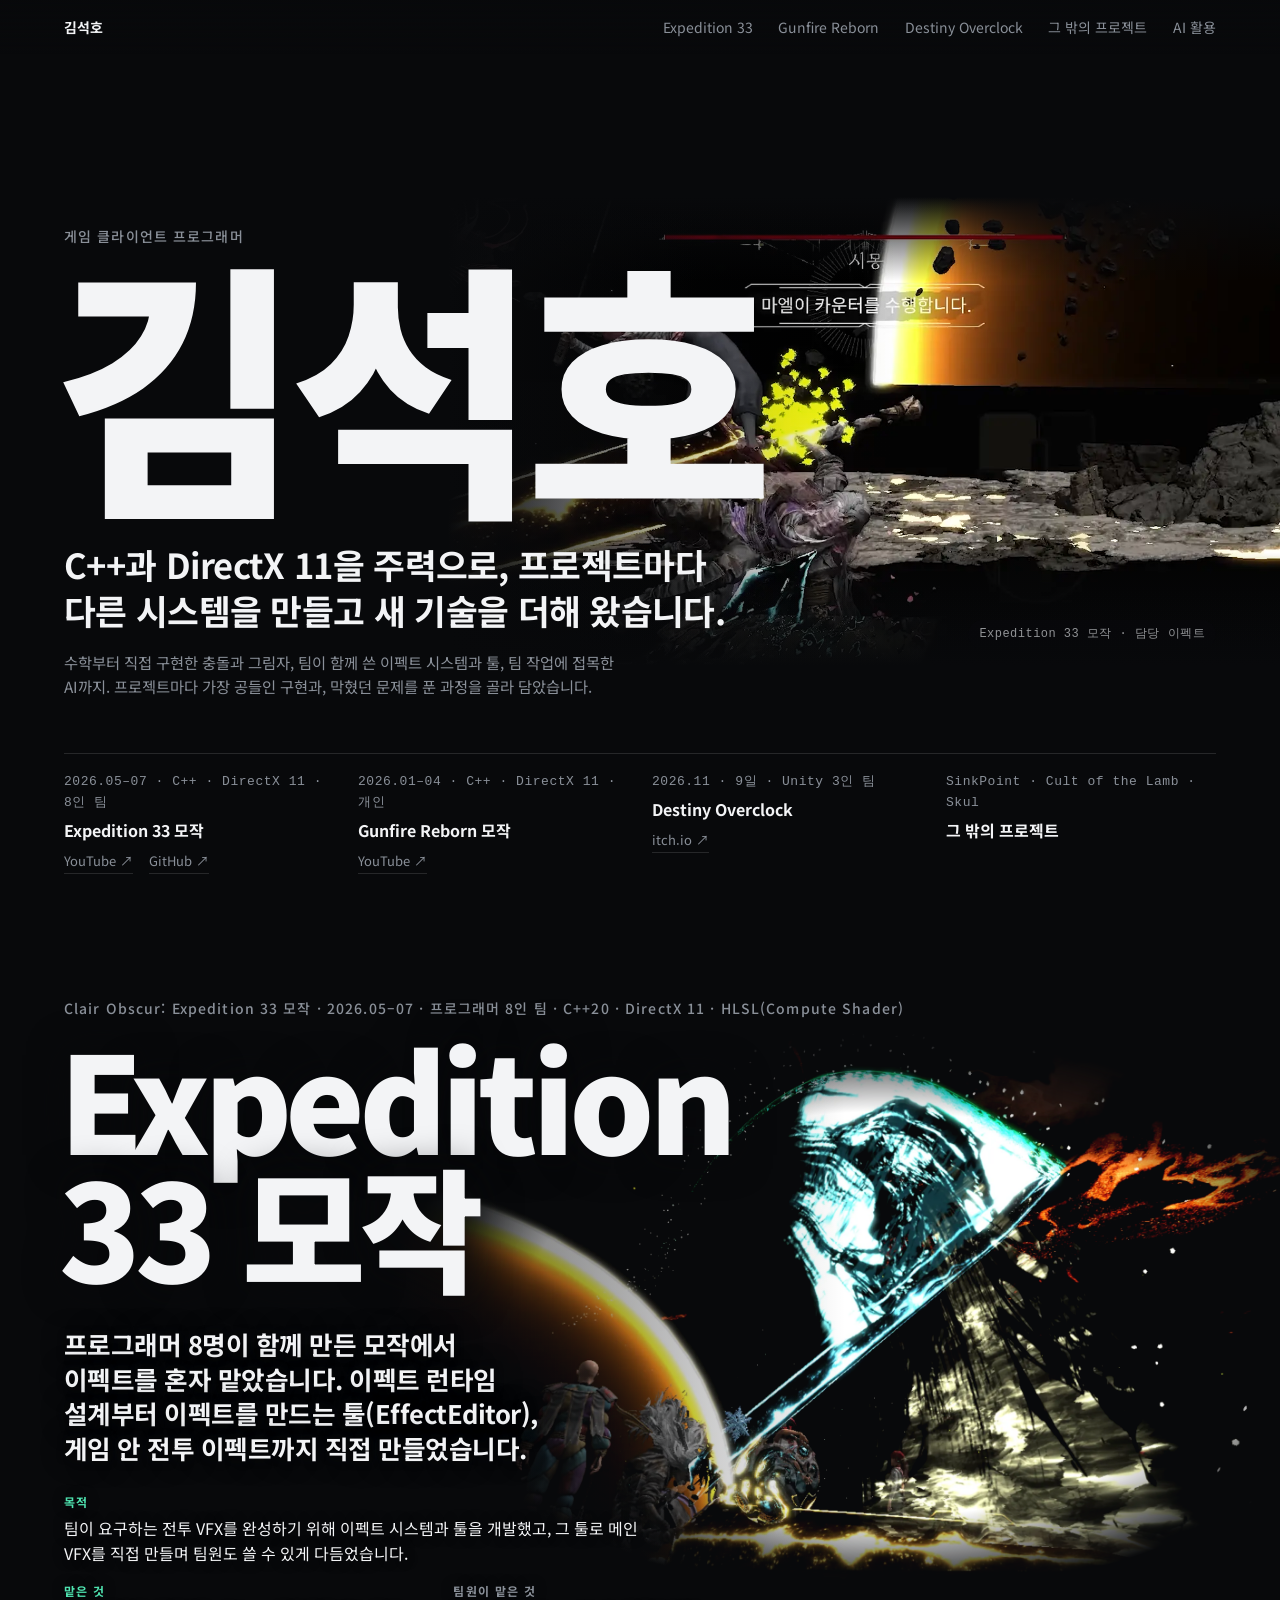
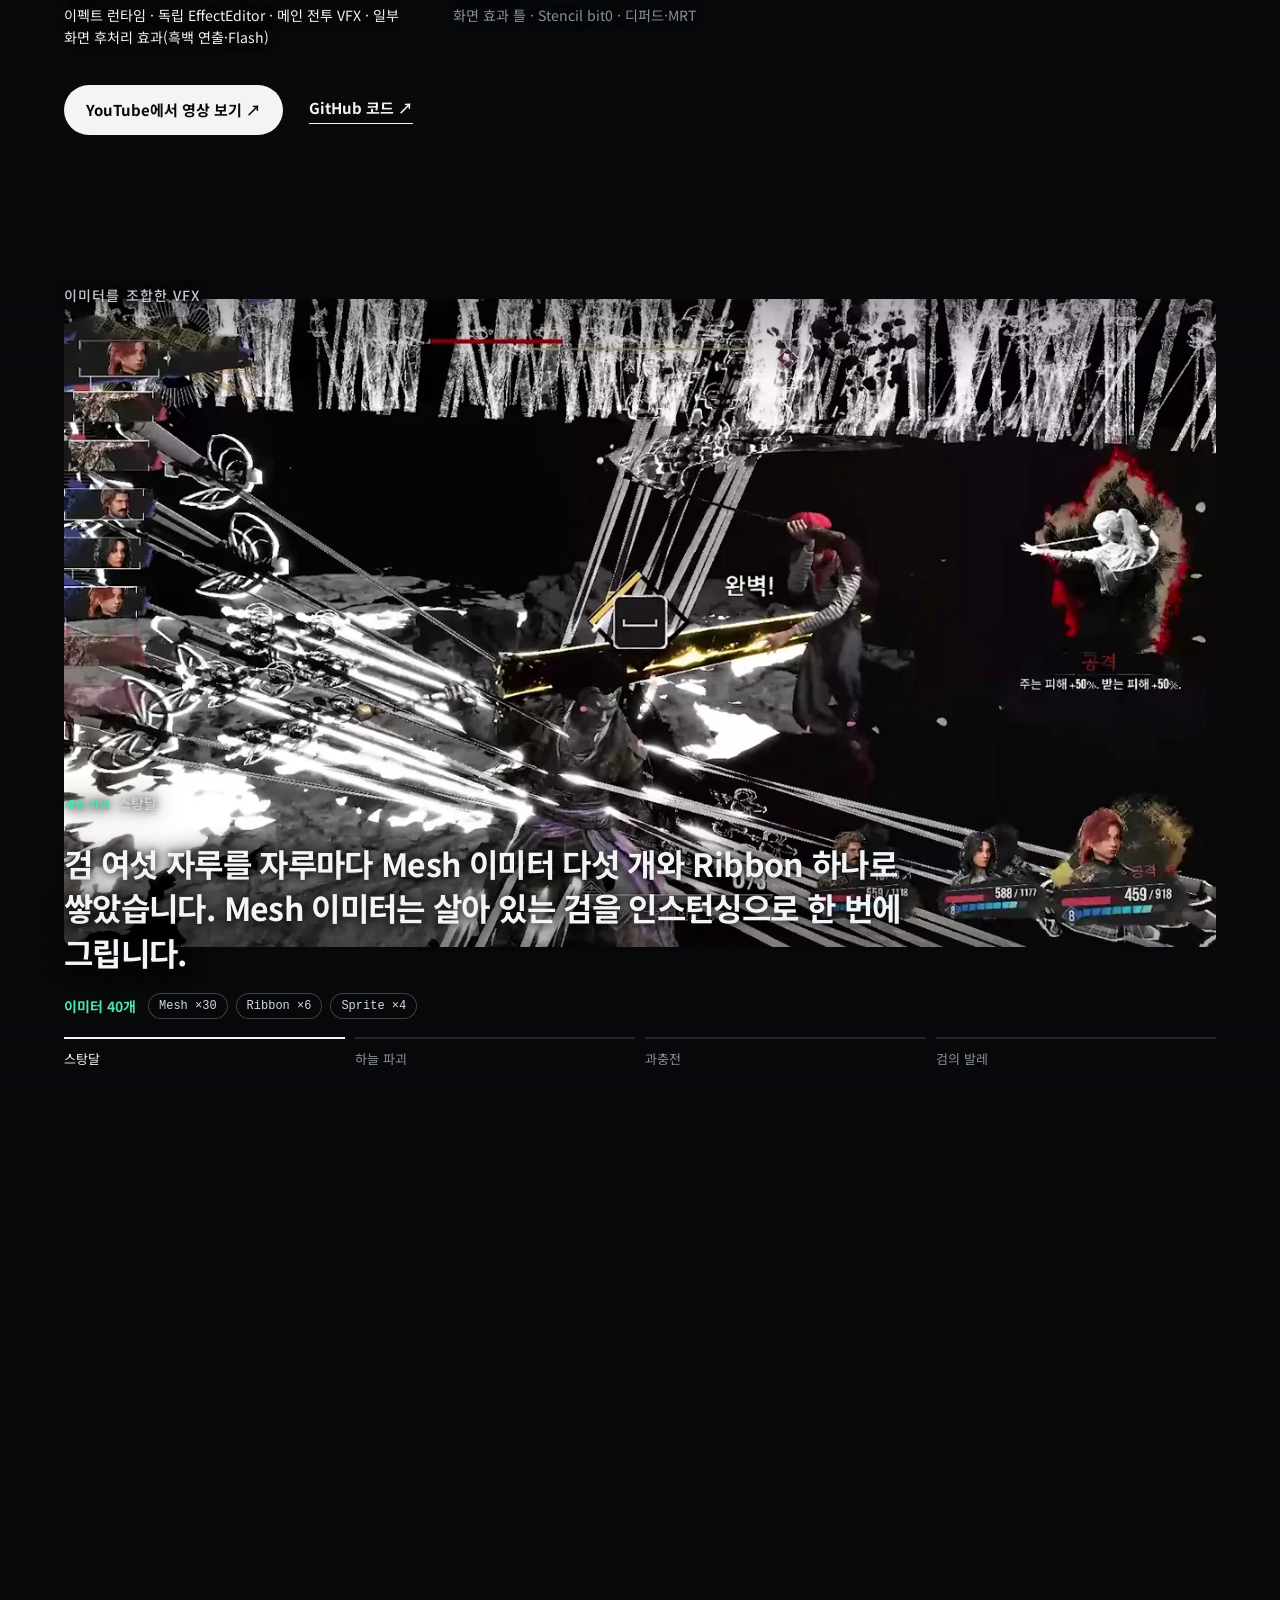
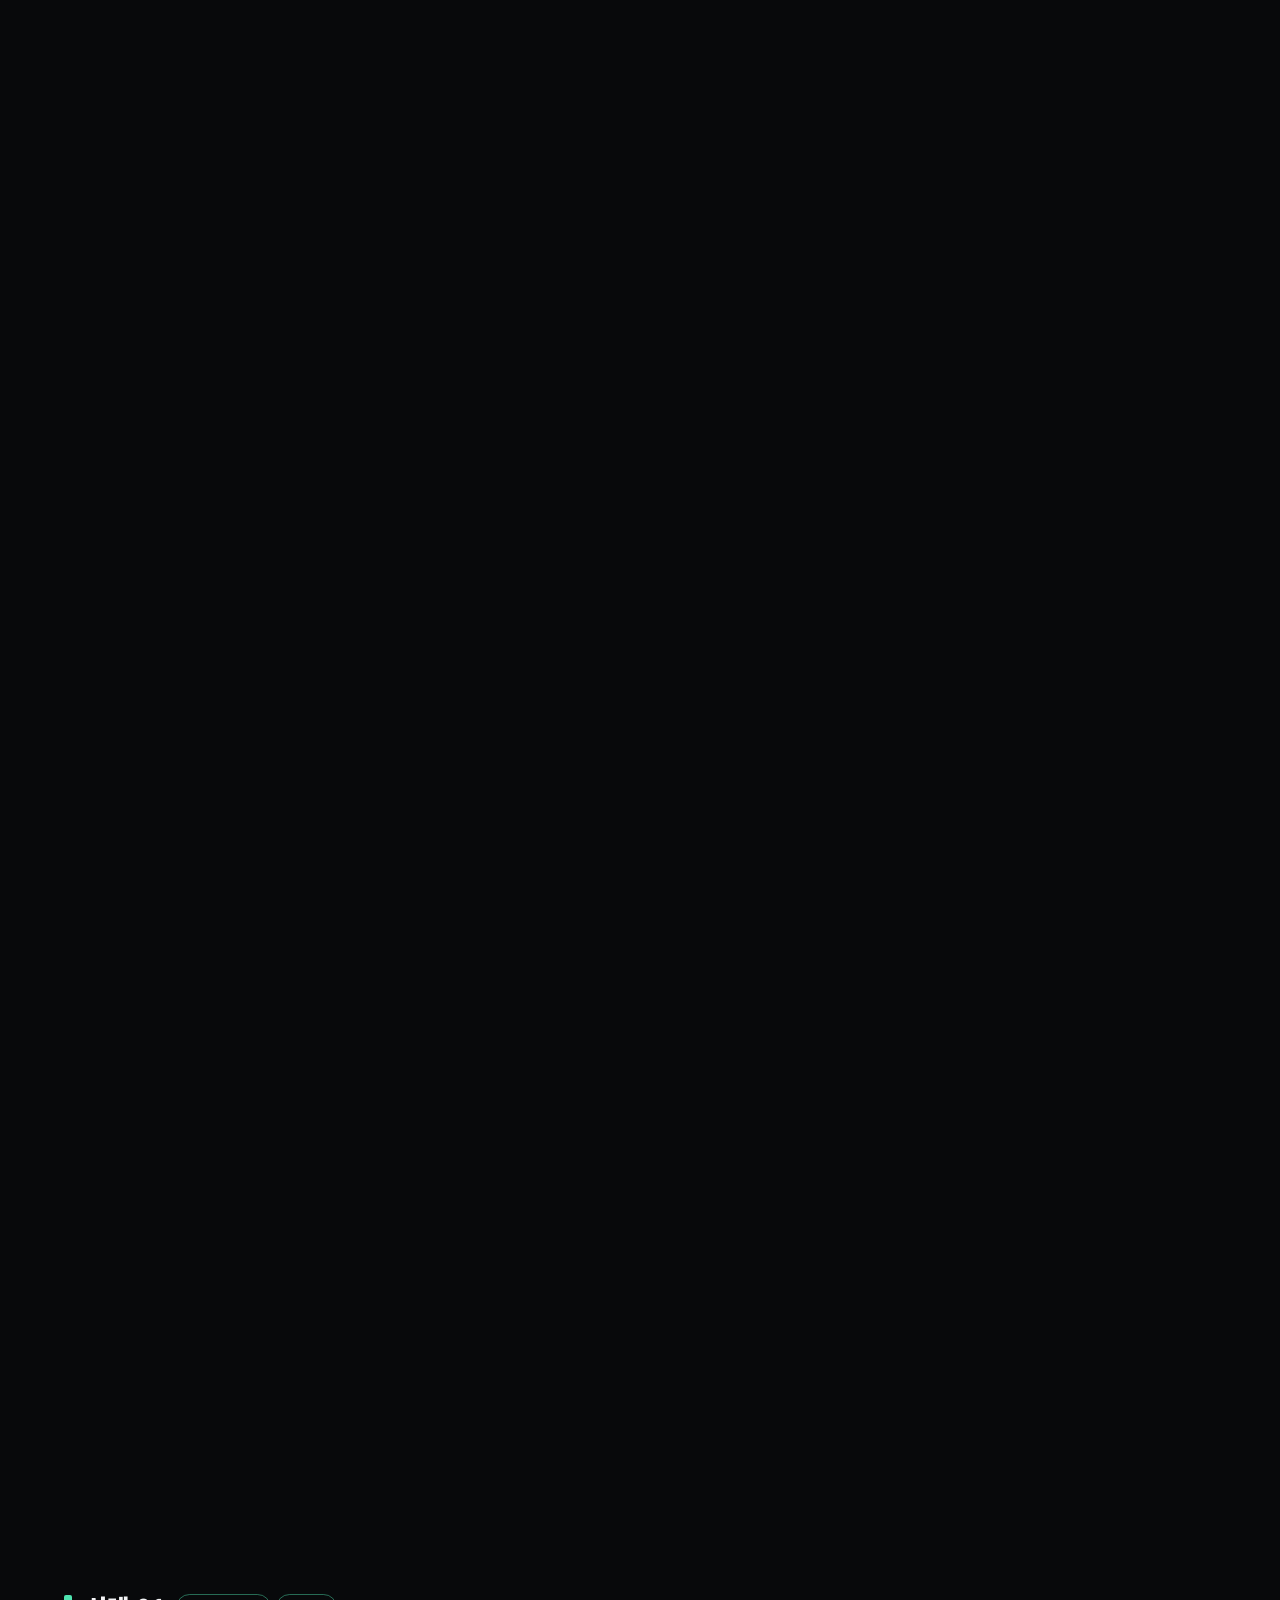
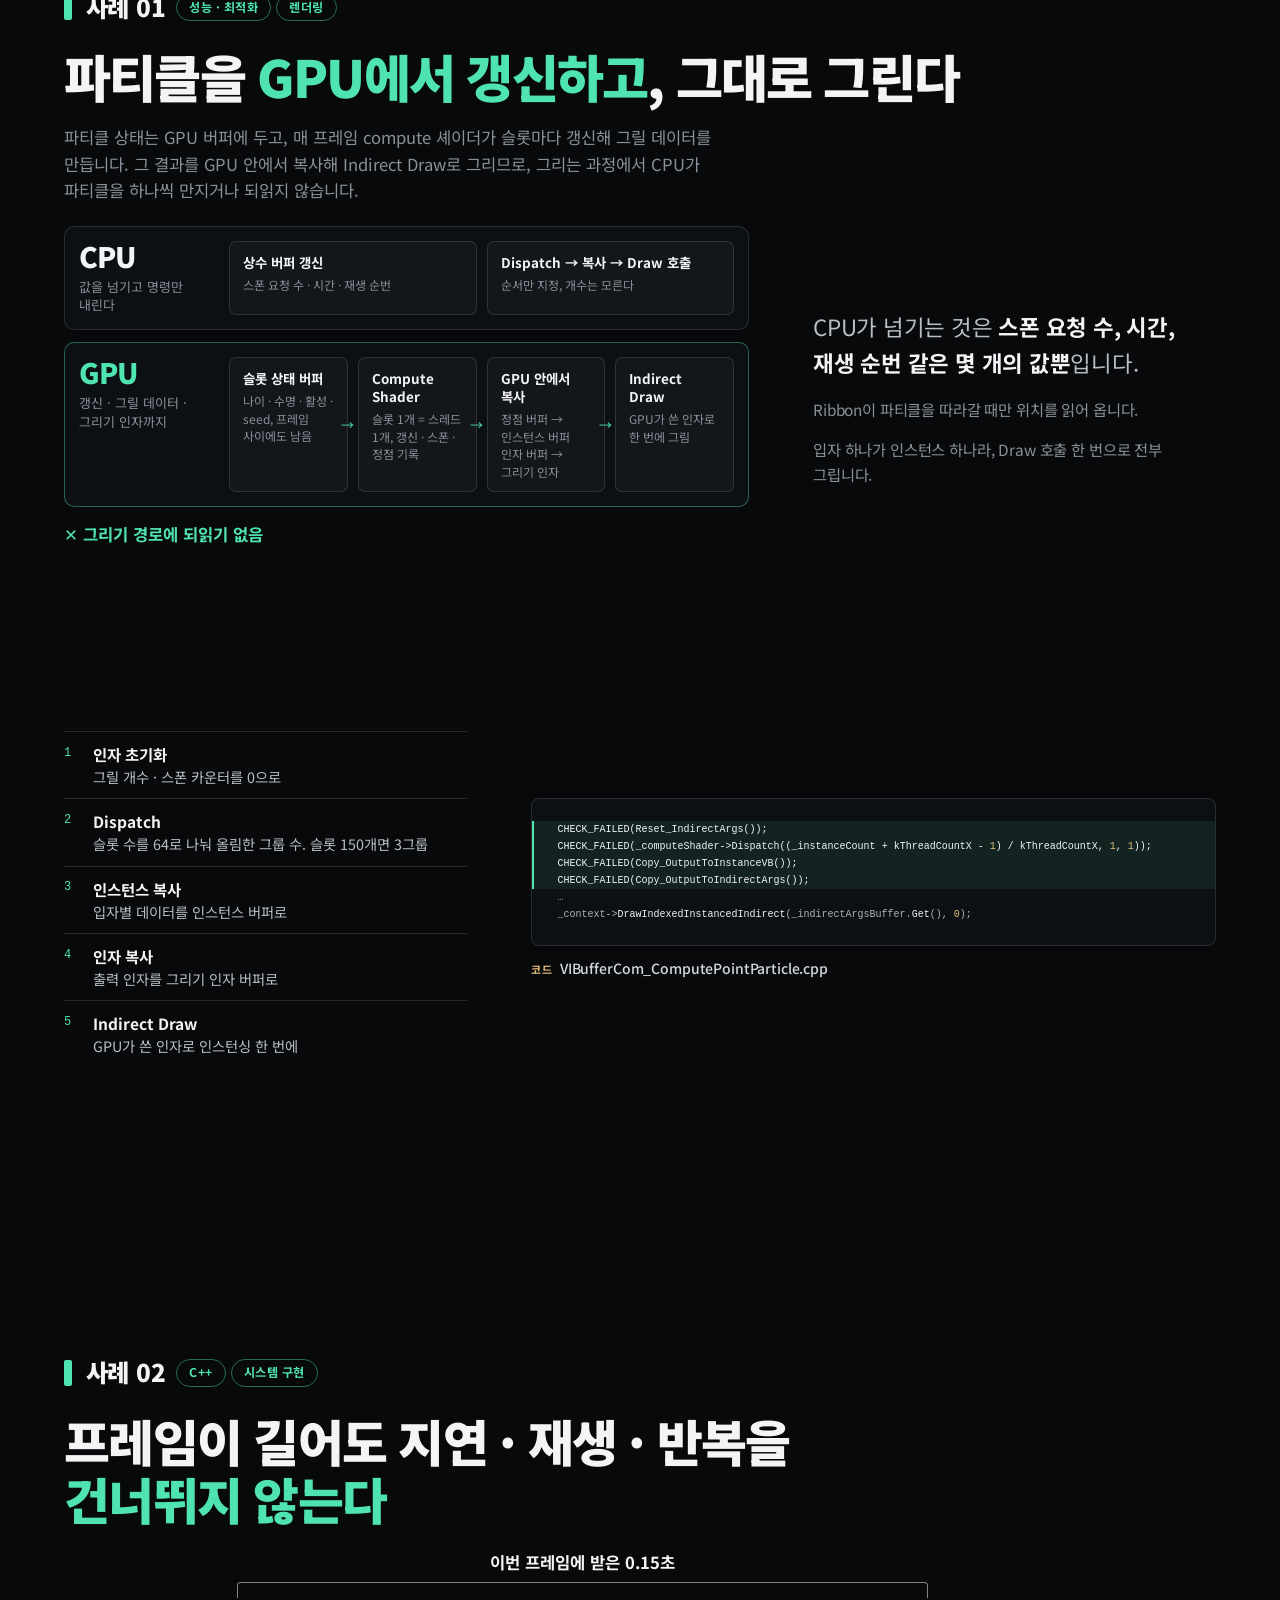
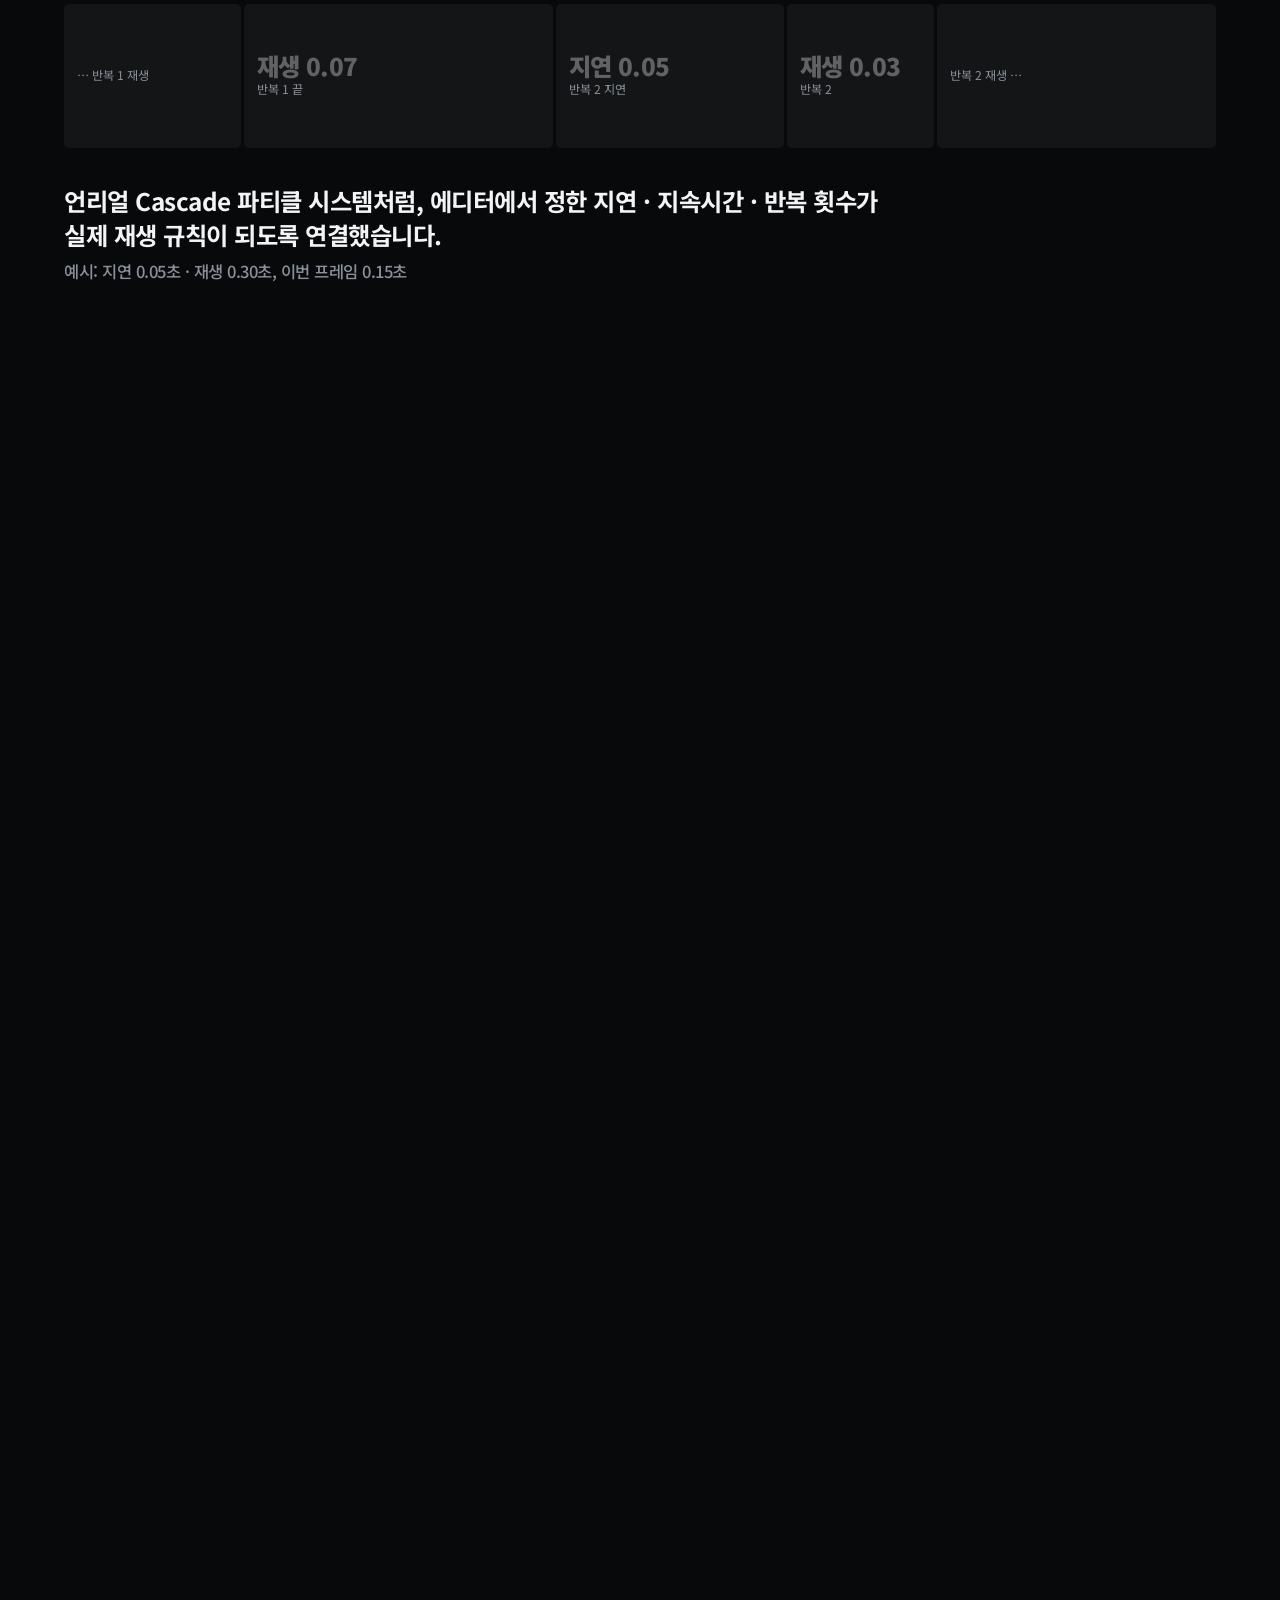
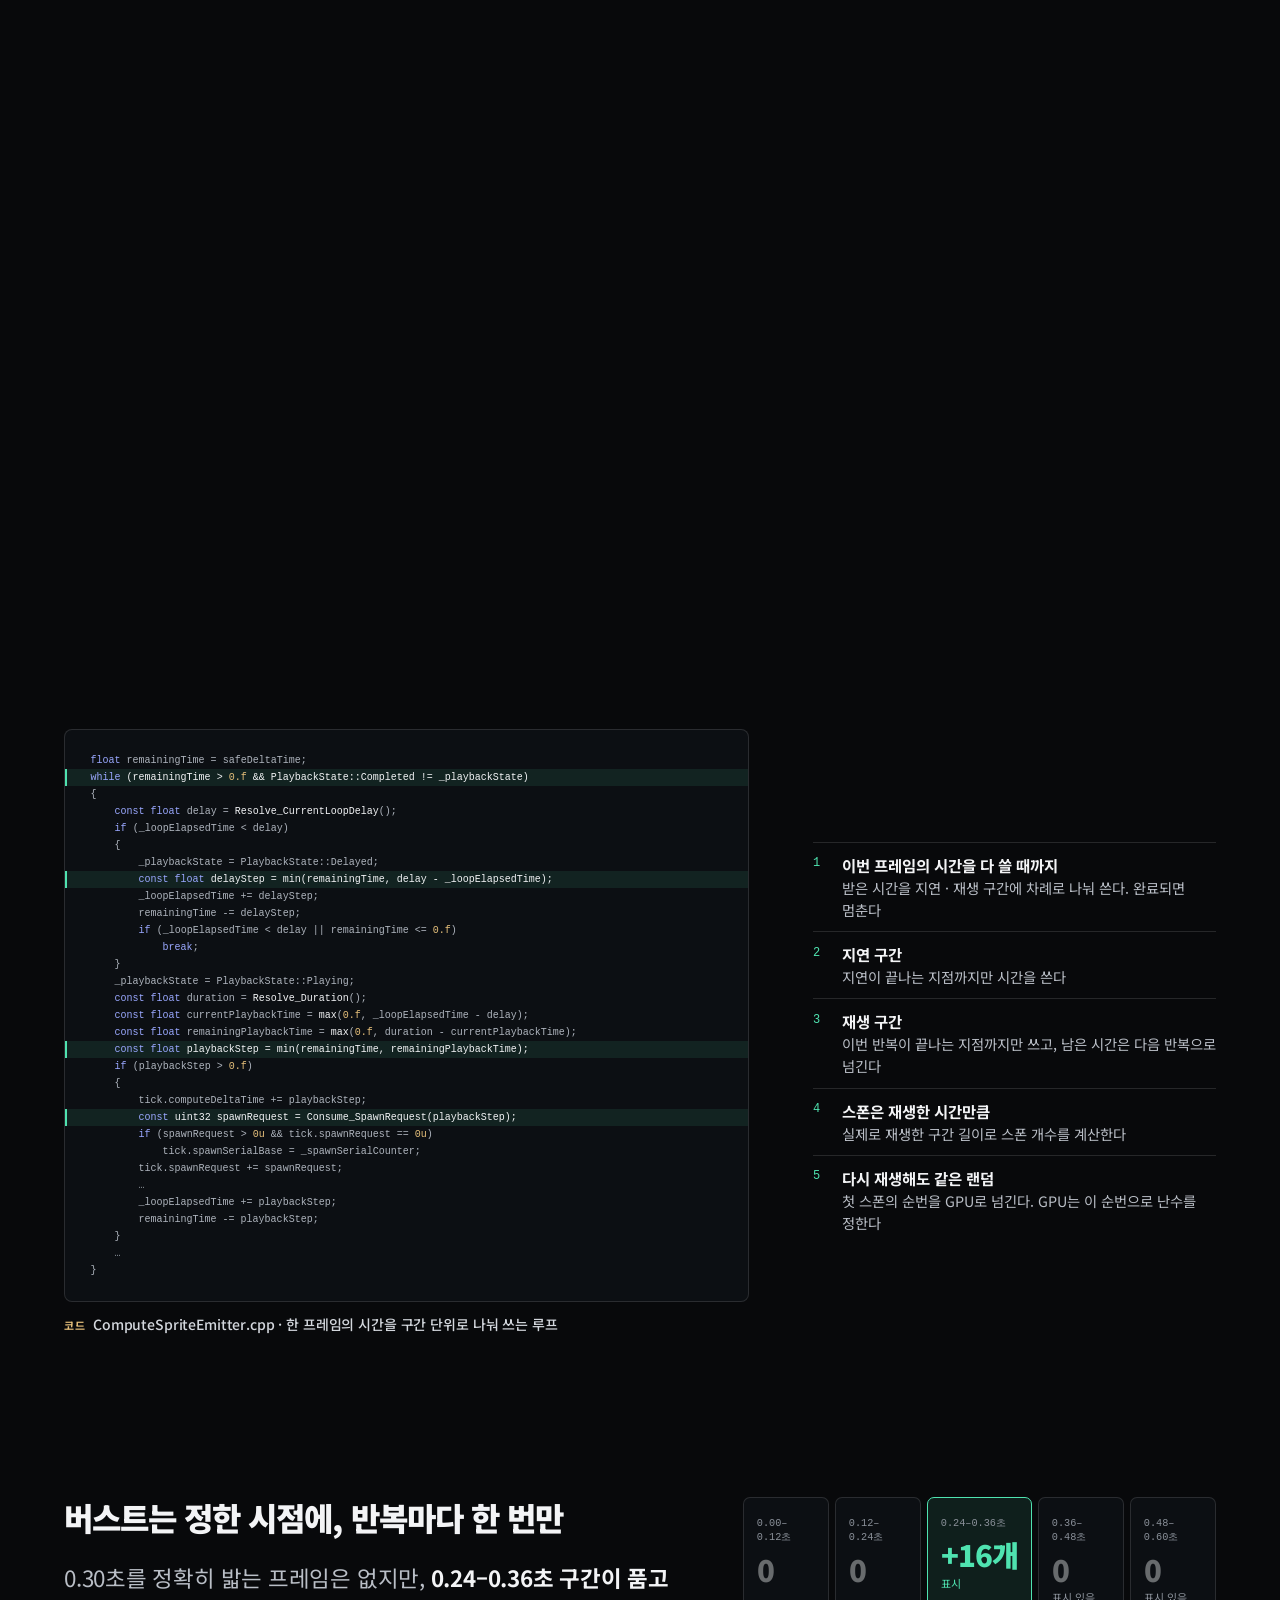
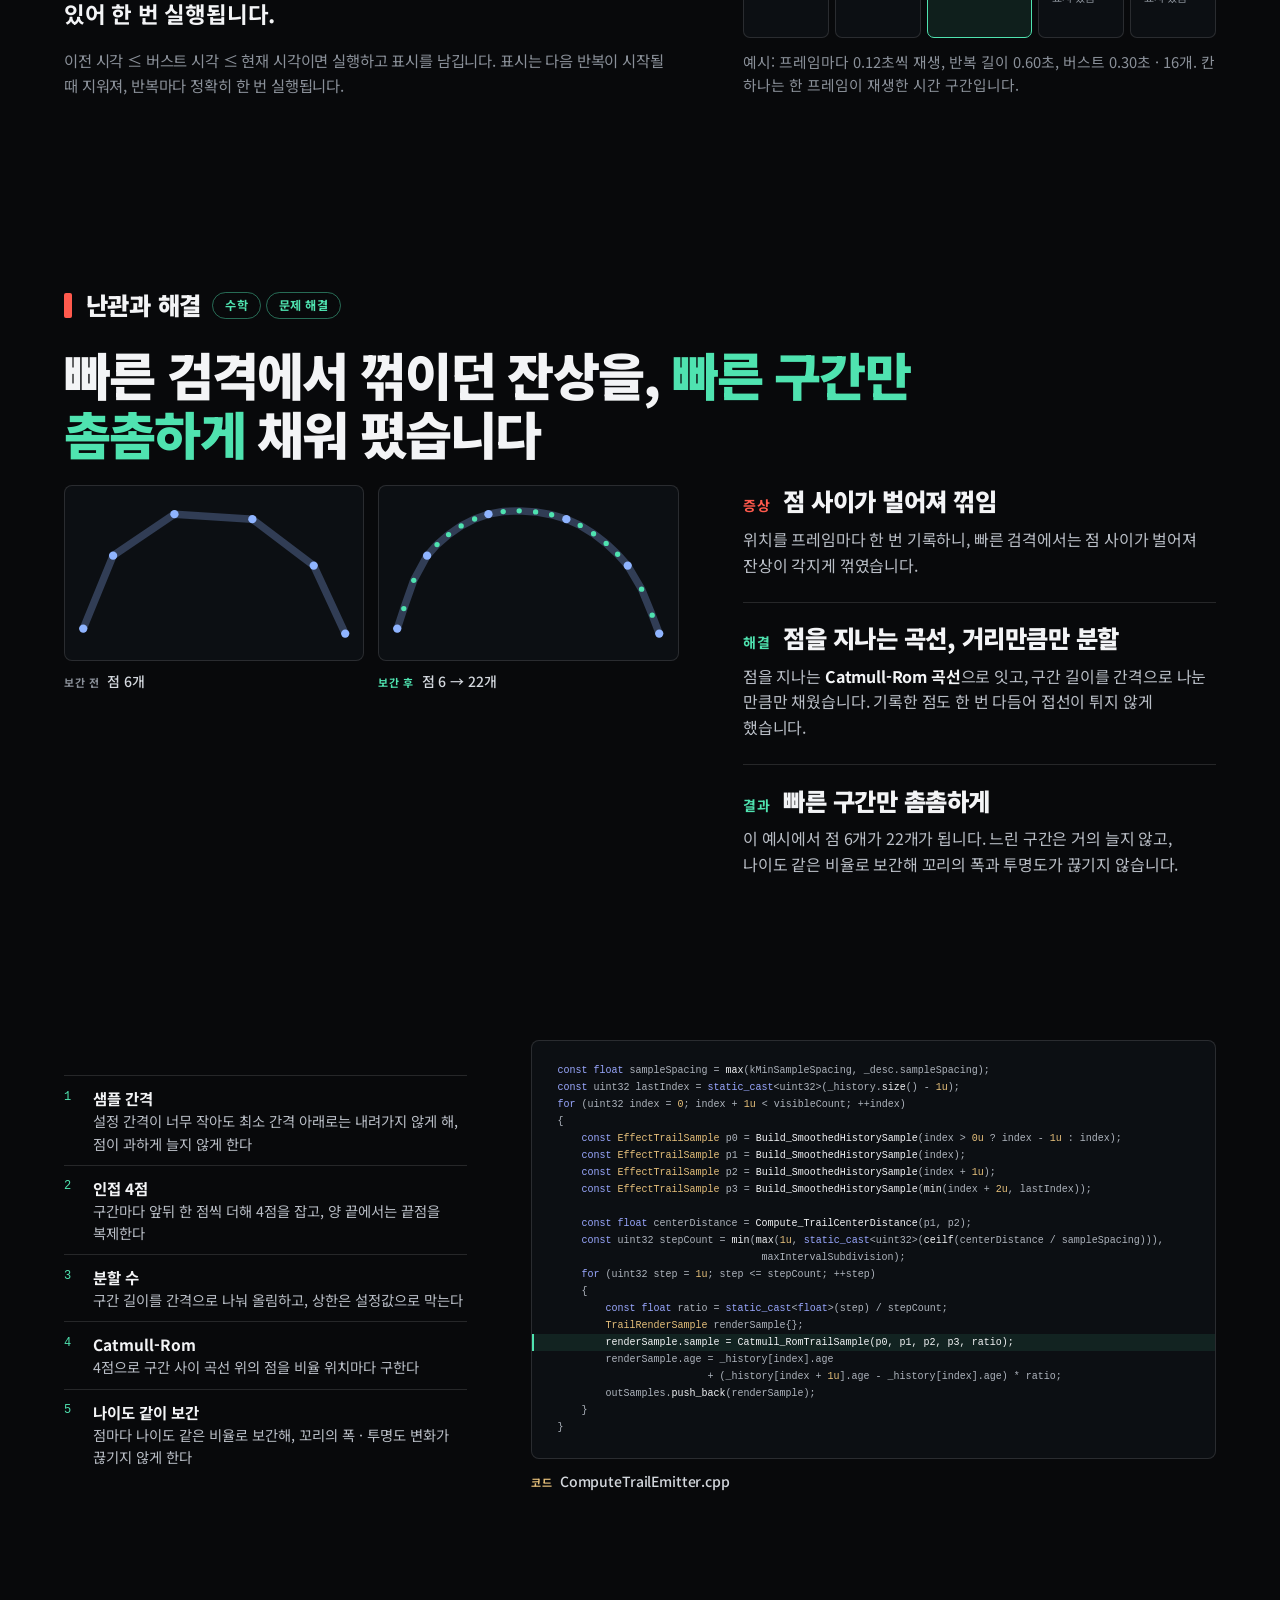
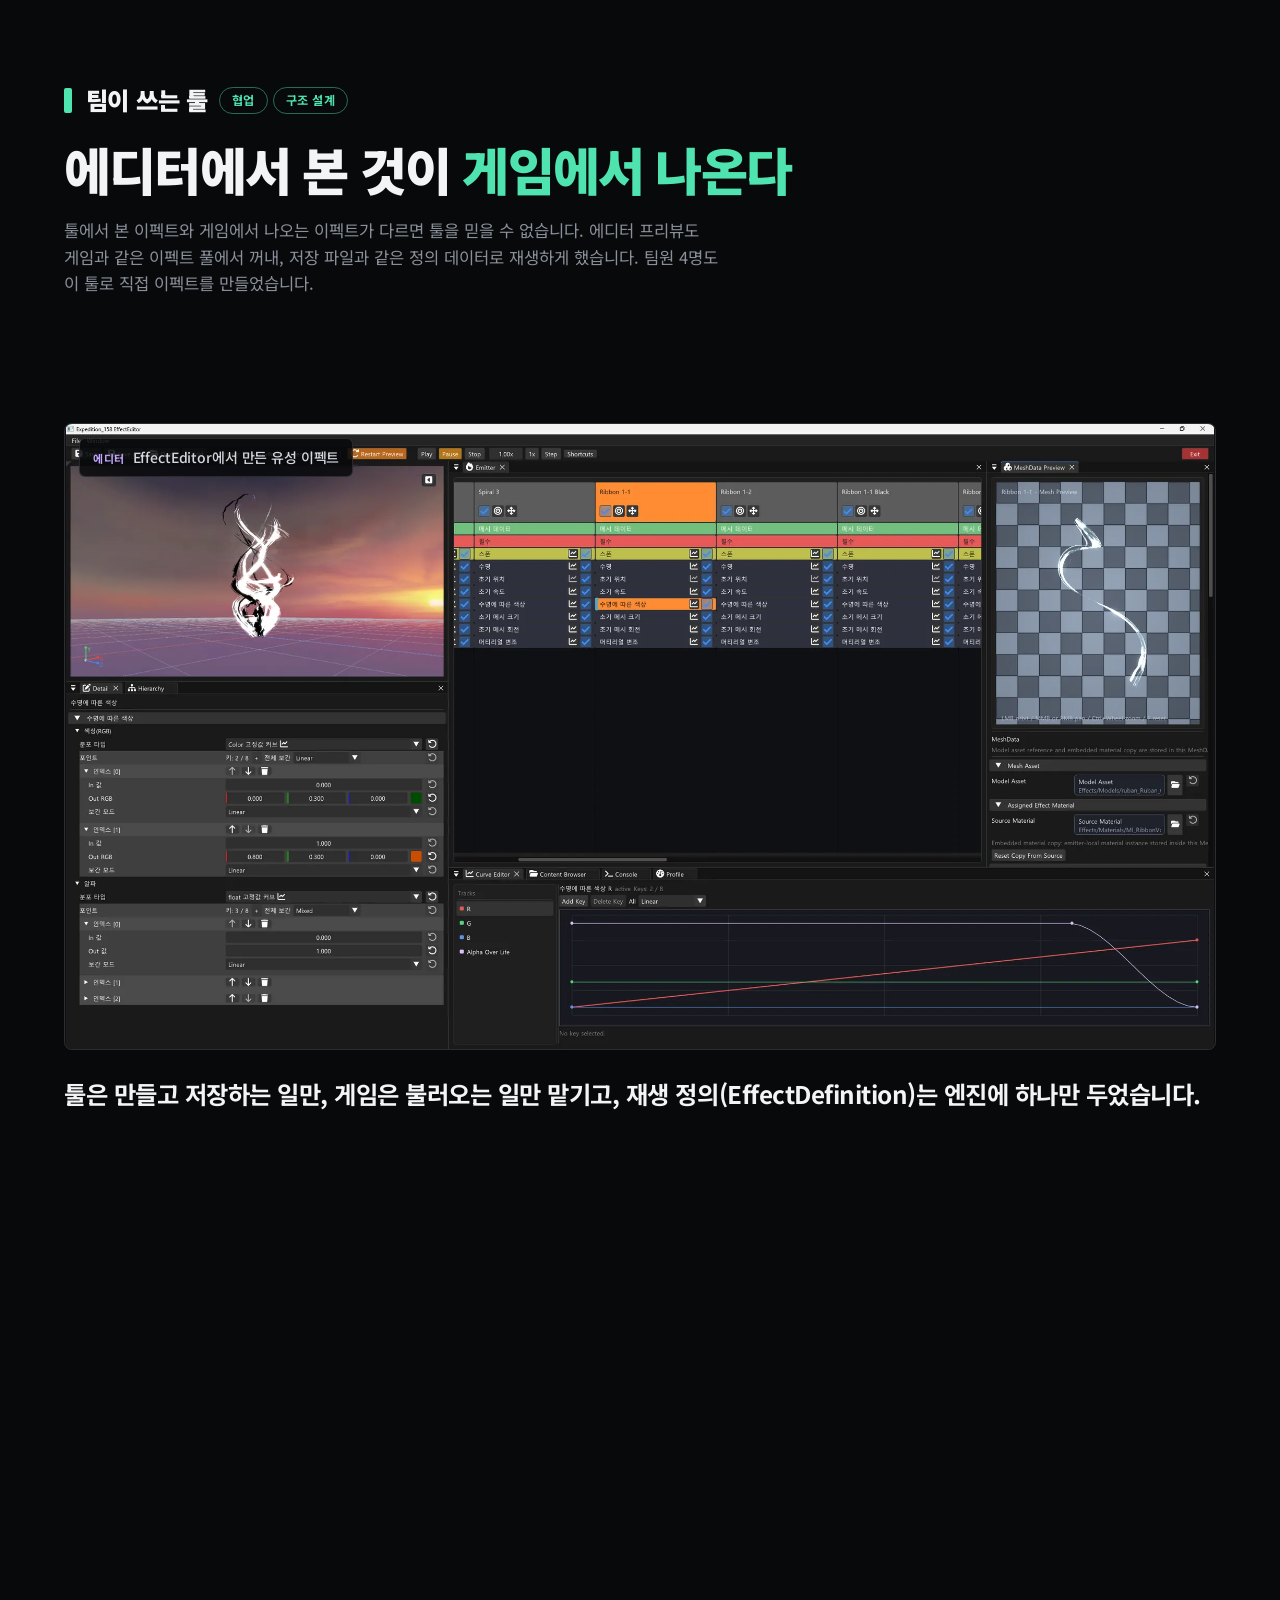
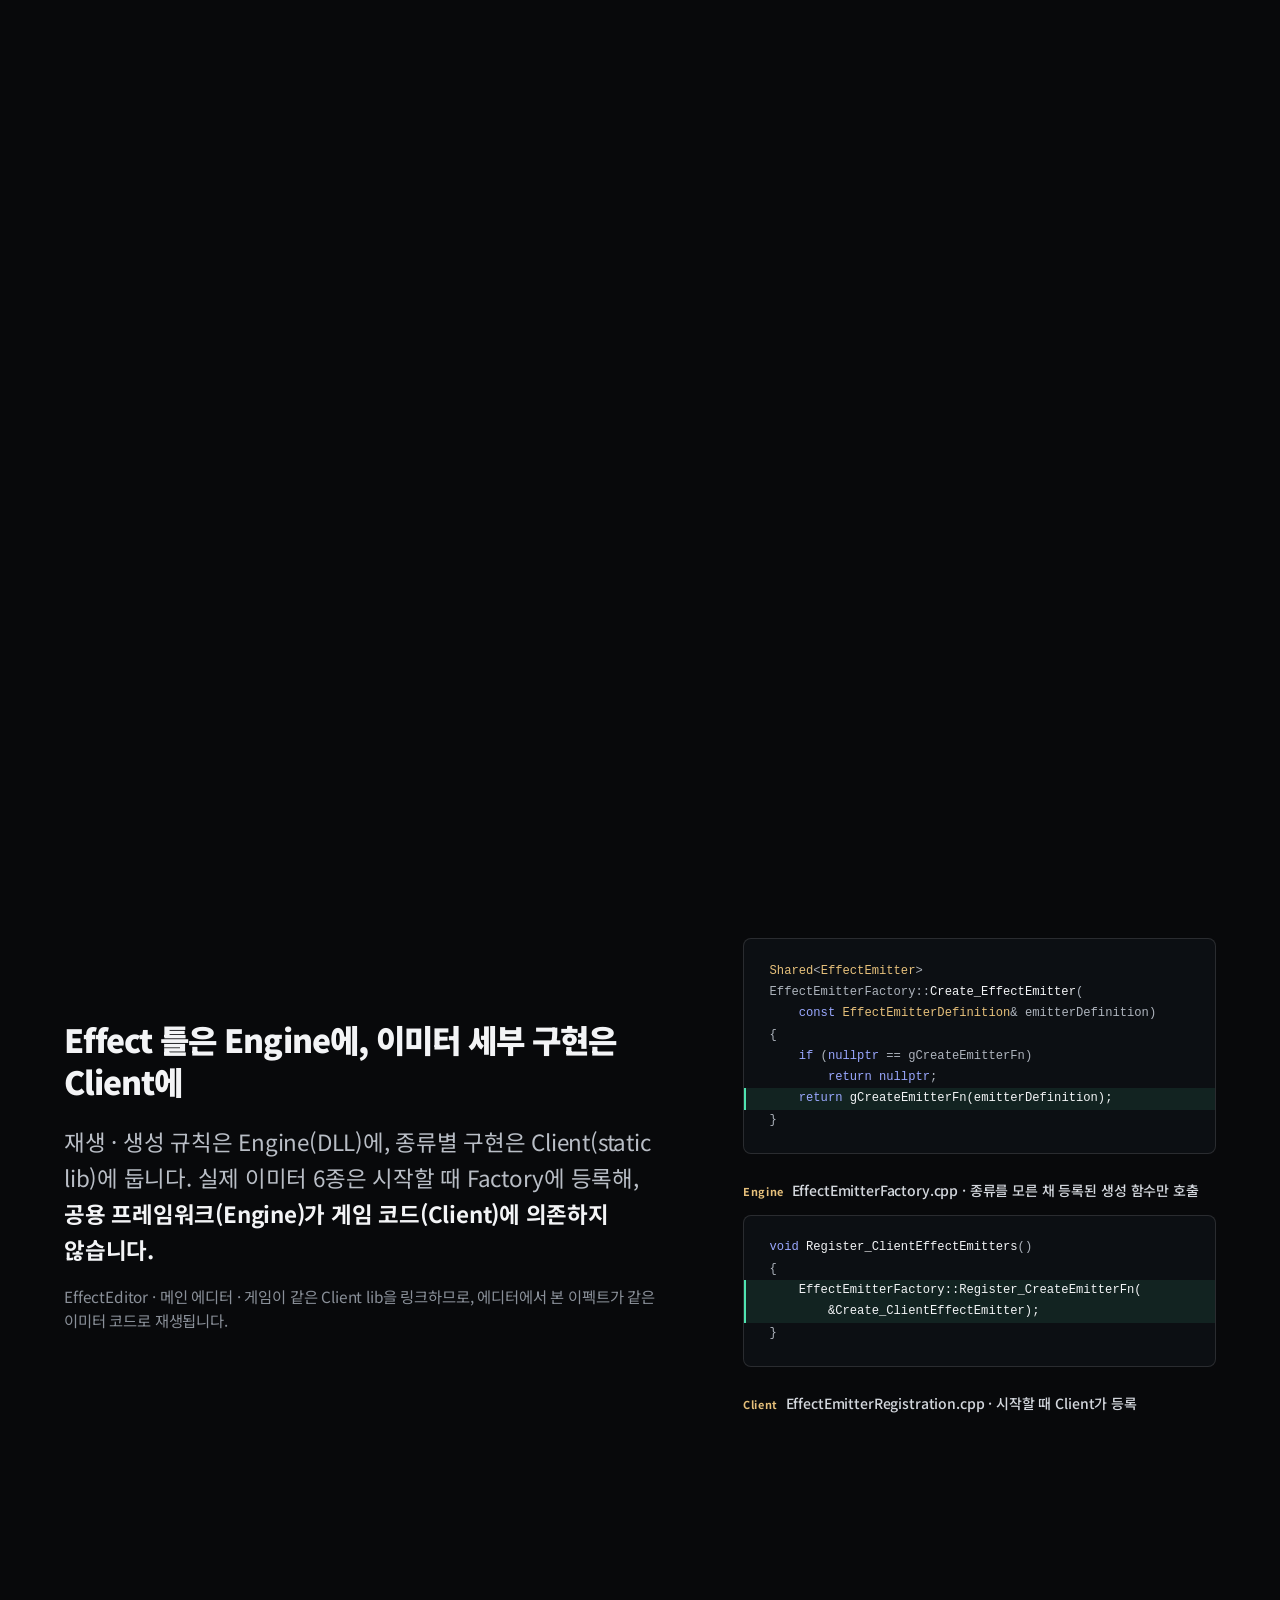
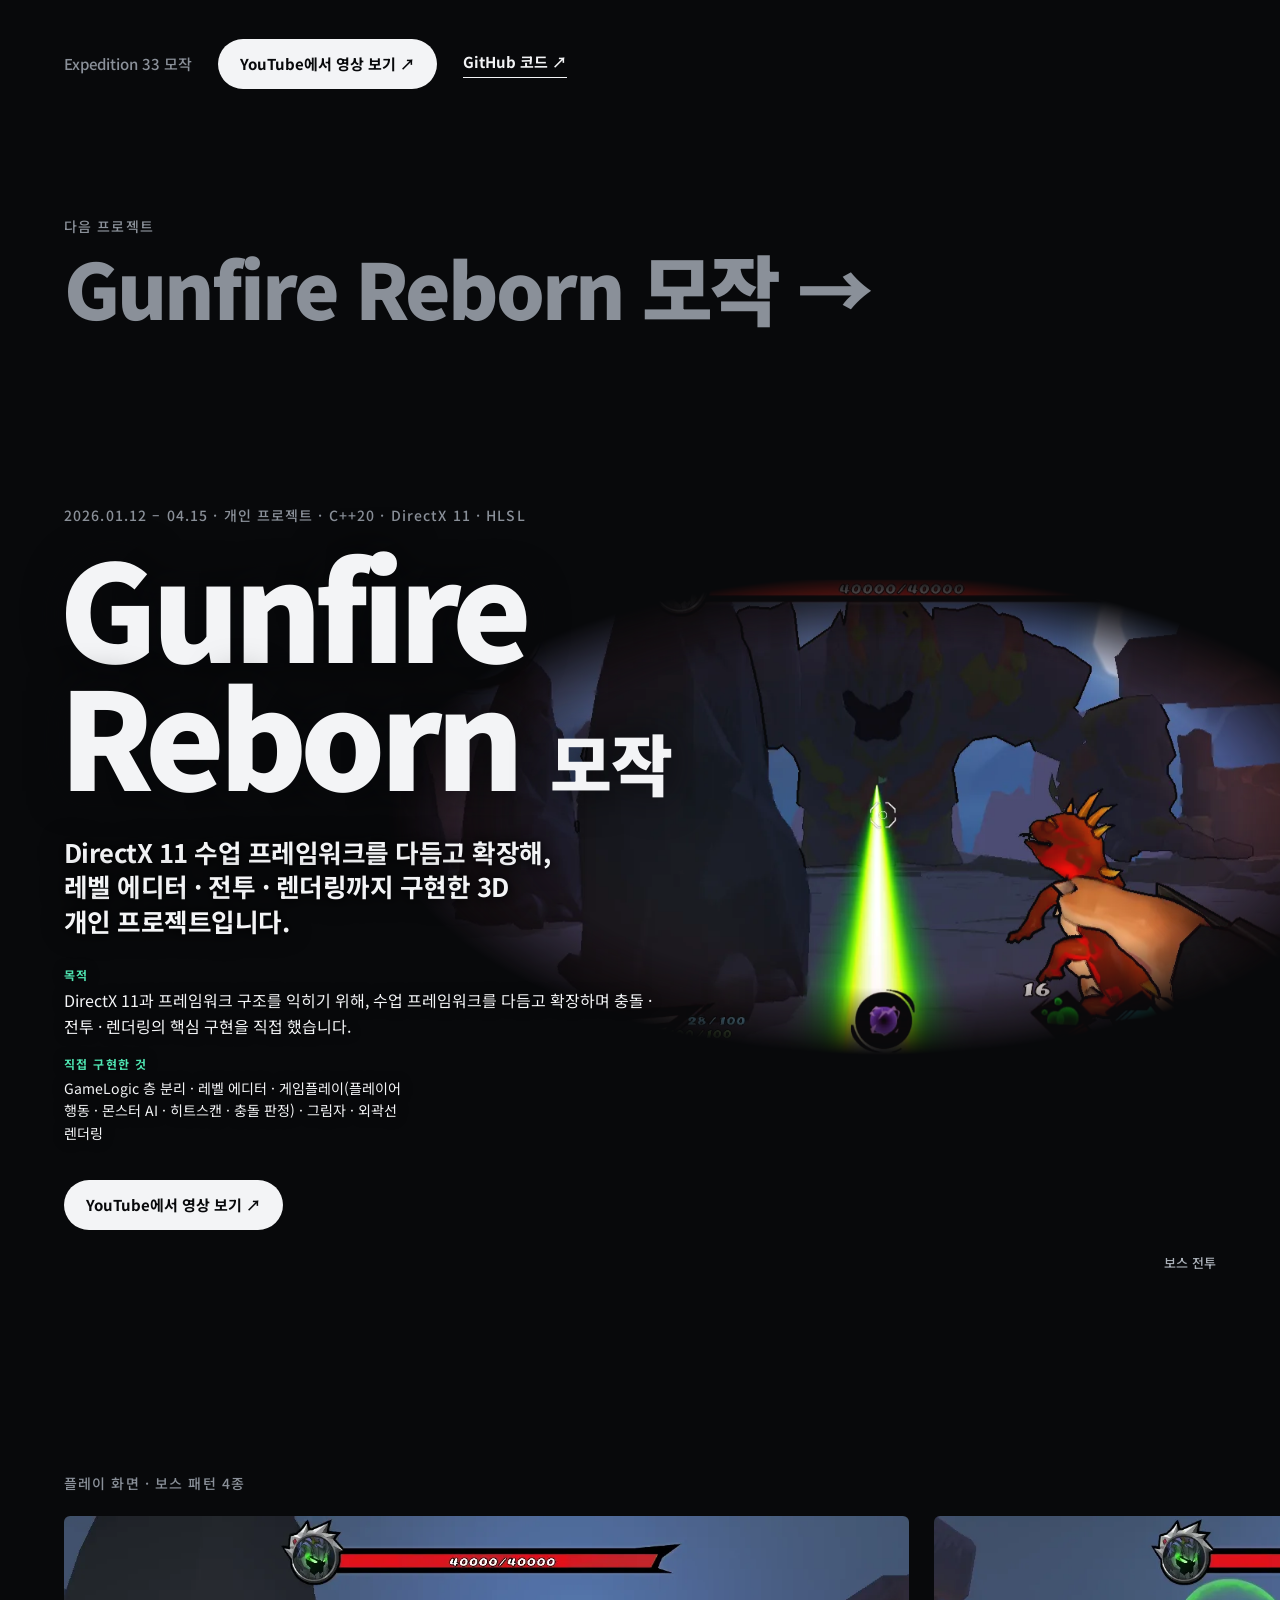
<file: cpp-portfolio/index.html>
<!doctype html>
<html lang="ko">
<head>
<meta charset="utf-8">
<meta name="viewport" content="width=device-width, initial-scale=1">
<meta name="robots" content="noindex">
<title>김석호 포트폴리오</title>
<link rel="preconnect" href="https://fonts.googleapis.com">
<link rel="preconnect" href="https://fonts.gstatic.com" crossorigin>
<link href="https://fonts.googleapis.com/css2?family=Noto+Sans+KR:wght@400;500;700;900&display=swap" rel="stylesheet">
<style>
:root{
  --bg:#08090b; --ink:#f3f4f6; --mute:#8a9099; --line:rgba(255,255,255,.12);
  --pass:#4fe3b0; --fail:#ff5a4d; --gut:clamp(20px,5vw,72px);
}
*{box-sizing:border-box;margin:0}
html{scroll-behavior:smooth}
body{background:var(--bg);color:var(--ink);font-family:"Noto Sans KR",system-ui,sans-serif;line-height:1.6;word-break:keep-all;-webkit-font-smoothing:antialiased}
a{color:inherit;text-decoration:none}
img{display:block}
.mono{font-family:ui-monospace,Consolas,monospace;letter-spacing:.04em}
.eyebrow{font-size:14px;font-weight:500;color:var(--mute);letter-spacing:.08em}

/* 상단 목차 */
.top{position:fixed;inset:0 0 auto 0;z-index:10;display:flex;justify-content:space-between;align-items:center;gap:24px;
  padding:16px var(--gut);background:linear-gradient(rgba(8,9,11,.85),rgba(8,9,11,0));font-size:14px}
.top nav{display:flex;gap:clamp(12px,2vw,28px);color:var(--mute);overflow-x:auto;white-space:nowrap;scrollbar-width:none}
.top nav a:hover{color:var(--ink)}

/* 화면 칸 (이미지·영상이 들어갈 자리) */
.slot{position:relative;border:1px dashed rgba(255,255,255,.22);border-radius:6px;overflow:hidden;
  background:repeating-linear-gradient(135deg,rgba(255,255,255,.035) 0 12px,transparent 12px 24px),#0e1013}
.slot::after{content:attr(data-label);position:absolute;left:16px;bottom:14px;right:16px;
  font:500 12px/1.4 ui-monospace,Consolas,monospace;letter-spacing:.04em;color:var(--mute)}

/* 첫 화면 */
.hero{position:relative;min-height:100svh;display:flex;flex-direction:column;justify-content:flex-end;padding:96px var(--gut) 0}
.hero .bg{position:absolute;inset:0;border:0;border-radius:0}
.hero .hero-reel{inset:auto;top:50%;right:0;width:min(66vw,1500px);aspect-ratio:16/9;transform:translateY(-54%);overflow:hidden}
.hero-reel::after{content:"";position:absolute;inset:0;pointer-events:none;background:linear-gradient(90deg,var(--bg) 0%,rgba(8,9,11,0) 30%),linear-gradient(0deg,var(--bg) 0%,rgba(8,9,11,0) 24%),linear-gradient(180deg,var(--bg) 0%,rgba(8,9,11,0) 18%)}
.hero-reel > video,.hero-reel > img{position:absolute;inset:0;width:100%;height:100%;object-fit:cover;opacity:0;transition:opacity 1.2s ease}
.hero-reel > img{transition:opacity 1.2s ease,transform 6s linear}
.hero-reel > .on{opacity:1}
.hero-reel > img.on{transform:scale(1.03)}
.hero-cap{position:absolute;z-index:1;bottom:16px;right:var(--gut);padding:5px 11px;border-radius:999px;background:rgba(8,9,11,.66);font-size:12px;letter-spacing:.04em;color:rgba(232,234,237,.72)}
.hero .shade{position:absolute;inset:0;background:linear-gradient(180deg,rgba(8,9,11,.62) 0%,transparent 24%),linear-gradient(90deg,rgba(8,9,11,.7) 0%,rgba(8,9,11,.3) 45%,rgba(8,9,11,0) 70%),linear-gradient(0deg,var(--bg) 0%,transparent 35%)}
.hero > *:not(.bg):not(.shade){position:relative}
.hero h1{font-size:clamp(96px,21vw,340px);font-weight:900;line-height:.92;letter-spacing:-.04em;margin:8px 0 0 -.04em}
.say{font-size:clamp(22px,2.7vw,42px);font-weight:700;line-height:1.35;letter-spacing:-.02em;max-width:20em;margin-top:clamp(20px,3vw,40px)}
.lead{font-size:clamp(15px,1.2vw,18px);color:var(--mute);max-width:38em;margin-top:16px}
.index{display:grid;grid-template-columns:repeat(4,1fr);gap:24px;margin-top:clamp(32px,6vh,72px);padding:18px 0 26px;border-top:1px solid var(--line);font-size:14px}
.index a{display:block;color:var(--mute)}
.index i{font-style:normal;display:block;font-size:11px;margin-bottom:2px}
.index strong{color:var(--ink);font-weight:700;font-size:16px;display:block}

/* 장면 도입 */
.intro{min-height:60svh;display:flex;flex-direction:column;justify-content:center;padding:96px var(--gut) 48px}
.intro h2{font-size:clamp(34px,5.4vw,88px);font-weight:900;line-height:1.16;letter-spacing:-.035em;max-width:13em;margin-top:20px}
.intro h2 em{font-style:normal;color:var(--fail)}
.intro h2 u{text-decoration:none;color:var(--pass)}
.intro > p{color:var(--mute);margin-top:28px;font-size:clamp(15px,1.3vw,19px);max-width:40em}
.intro.two{display:grid;grid-template-columns:1.1fr 1fr;gap:clamp(28px,6vw,96px);align-items:center}
.intro.two h2{font-size:clamp(30px,4vw,64px)}
/* 사례·난관 제목: 빈 높이 없이 바로 아래 내용과 한 화면에 */
.intro.head{min-height:0;justify-content:flex-start;padding:clamp(72px,12vh,140px) var(--gut) 0}
.intro.head h2{font-size:clamp(30px,4vw,64px);max-width:20em}
.intro.head > p{margin-top:18px}
.intro.head + .row,.intro.head + .trio{padding-top:clamp(24px,4vh,48px)}

/* 스크롤 고정 무대: 장면이 겹쳐 있다가 스크롤에 따라 바뀐다 */
.stage{position:relative}
.stage .pin{position:sticky;top:0;height:100svh;overflow:hidden}
.layer{position:absolute;inset:0;display:flex;flex-direction:column;align-items:center;justify-content:center;text-align:center;
  padding:80px var(--gut) 40px;opacity:0;transform:scale(.97);transition:opacity .5s,transform .7s cubic-bezier(.2,.7,.2,1);pointer-events:none}
.layer.on{opacity:1;transform:none}
.big{font-size:clamp(150px,34vw,520px);font-weight:900;line-height:.86;letter-spacing:-.06em}
.big small{font-size:.28em;letter-spacing:-.02em;margin-left:.08em}
.big.pass{color:var(--pass)} .big.fail{color:var(--fail)}
.cap{font-size:clamp(20px,2.5vw,38px);font-weight:700;letter-spacing:-.02em;line-height:1.4;margin-top:clamp(16px,3vh,36px);max-width:24em}
.ticks{display:flex;gap:clamp(5px,1vw,12px);margin-top:clamp(18px,3vh,36px)}
.ticks span{width:clamp(14px,2.4vw,34px);height:5px;border-radius:3px;background:rgba(255,255,255,.14);transition:background .2s}
.ticks span.on{background:var(--pass)}

/* 무대 변형: 프로젝트별 변화 */
.beat{align-items:stretch;text-align:left;display:grid;grid-template-columns:1.2fr 1fr;gap:clamp(24px,5vw,80px);align-items:center}
.beat h3{font-size:clamp(40px,6.4vw,112px);font-weight:900;line-height:1.02;letter-spacing:-.04em;margin:10px 0 0 -.03em}
.beat .kw{font-size:clamp(17px,1.7vw,26px);font-weight:700;color:var(--pass);margin-top:clamp(16px,3vh,32px)}
.beat p{font-size:clamp(16px,1.5vw,23px);color:#b9bec6;margin-top:12px;max-width:26em}
.beat .num{font-size:clamp(110px,20vw,330px);font-weight:900;line-height:.85;letter-spacing:-.06em;text-align:right;
  background:linear-gradient(180deg,var(--ink) 10%,rgba(243,244,246,.12) 95%);-webkit-background-clip:text;background-clip:text;-webkit-text-fill-color:transparent}
.beat .num span{display:block;font-size:15px;font-weight:500;letter-spacing:.06em;-webkit-text-fill-color:var(--mute);margin-top:18px}
.rail{position:absolute;left:var(--gut);right:var(--gut);bottom:30px;display:grid;grid-template-columns:repeat(4,1fr);gap:10px;font-size:13px;color:var(--mute)}
.rail span{border-top:2px solid var(--line);padding-top:10px;transition:color .3s,border-color .3s}
.rail span.on{color:var(--ink);border-color:var(--ink)}

/* 숫자 옆에 떠 있는 근거 화면 */
.duo{display:grid;grid-template-columns:1fr 1fr;gap:clamp(24px,4vw,64px);align-items:center;text-align:left}
.duo .big{font-size:clamp(120px,21vw,330px)}
.duo .cap{font-size:clamp(18px,2vw,30px)}
.float{position:relative;height:min(66svh,44vw)}
.float img,.float .slot{display:block;width:100%;aspect-ratio:16/10;object-fit:cover;border-radius:8px;border:1px solid var(--line);flex:none}
/* 3장 이상: 두 줄로 맞춰 서서 위아래로 천천히 흐른다 */
.float.roll{display:grid;grid-template-columns:1fr 1fr;gap:14px;overflow:hidden;
  -webkit-mask-image:linear-gradient(transparent,#000 14%,#000 86%,transparent);mask-image:linear-gradient(transparent,#000 14%,#000 86%,transparent)}
.float .col{display:flex;flex-direction:column;gap:14px;animation:rollup 36s linear infinite}
.float .col + .col{animation-name:rolldown}
@keyframes rollup{to{transform:translateY(calc(-50% - 7px))}}
@keyframes rolldown{from{transform:translateY(calc(-50% - 7px))}}
/* 1~2장: 가운데에 맞춰 세우고 살짝 오르내린다 */
.float.few{display:flex;flex-direction:column;justify-content:center;gap:14px}
.float.few > *{width:64%;margin-left:auto;animation:bob 6s ease-in-out infinite alternate}
.float.few > :nth-child(2){animation-delay:-6s;animation-direction:alternate-reverse}
.float.few > :only-child{width:100%}
.float.few > .bare{border:0;aspect-ratio:auto;mix-blend-mode:lighten}
@keyframes bob{from{translate:0 -6px}to{translate:0 6px}}
.beat .num{font-size:clamp(72px,10vw,170px);text-align:left;margin-top:3vh}
.beat .num span{display:inline-block;margin:0 0 0 18px;vertical-align:baseline}

/* 무대 변형: 화면 전체 이미지 + 글 */
.shot{align-items:flex-start;justify-content:flex-end;text-align:left;padding-bottom:9vh}
.shot > img{position:absolute;inset:0;width:100%;height:100%;object-fit:cover}
.shot::before{content:"";position:absolute;inset:0;z-index:1;background:linear-gradient(0deg,var(--bg) 4%,rgba(8,9,11,.72) 34%,rgba(8,9,11,.1) 70%)}
.shot > *:not(img){position:relative;z-index:2}
.shot.doc{justify-content:center;padding-bottom:40px}
.shot.doc::before{content:none}
.shot.doc > iframe{aspect-ratio:16/10;background:#0e2a4d;pointer-events:none}
.shot.doc > img,.shot.doc > iframe{position:absolute;inset:auto var(--gut) auto auto;top:50%;transform:translateY(-50%);width:min(56vw,calc(76svh*1.6));height:auto;max-height:76svh;object-fit:contain;border-radius:8px;border:1px solid var(--line);box-shadow:0 30px 80px rgba(0,0,0,.6)}
.shot.doc .cap{max-width:min(13em,30vw);font-size:clamp(18px,1.9vw,29px)}
/* 캡션: 종류 표시(<b>) + 한 줄 설명. 이미지 위에 얹을 때만 배경을 깐다(.ex-swap .tag 등) */
.tag{display:block;font-size:clamp(14px,1.05vw,17px);font-weight:500;line-height:1.5;letter-spacing:-.01em;color:#d3d7dd}
.tag b{display:inline-block;margin-right:.7em;font-size:.78em;font-weight:700;letter-spacing:.06em;color:var(--mute)}
.tag.k-game b{color:var(--pass)} .tag.k-art b{color:#8fb4ff} .tag.k-code b{color:#e6c07b} .tag.k-ed b{color:#c4a6ff}

/* 코드 블록: 캡처 대신 페이지 안에 직접 쓴 코드 */
.code{margin:0;text-align:left;white-space:pre;tab-size:4;overflow:hidden;background:#0c0f13;border:1px solid var(--line);border-radius:8px;
  padding:clamp(16px,1.7vw,28px) clamp(18px,2vw,34px);font:500 clamp(12px,1.08vw,18px)/1.75 ui-monospace,"Cascadia Code",Consolas,monospace;color:#aeb4bd;letter-spacing:0;font-variant-ligatures:none}
.code b{font-weight:500;color:#9aa8ff}
.code i{font-style:normal;color:var(--ink)}
.code s{text-decoration:none;color:#e6c07b}
.code u{text-decoration:none;color:var(--mute)}
.code mark{display:block;margin:0 calc(-1*clamp(18px,2vw,34px));padding:0 clamp(18px,2vw,34px);background:rgba(79,227,176,.09);box-shadow:inset 2px 0 var(--pass);color:var(--ink)}
.shot.doc > .code{position:absolute;right:var(--gut);top:50%;transform:translateY(-50%);width:min(56vw,calc(76svh*1.6));box-shadow:0 30px 80px rgba(0,0,0,.6)}
.float > .code{aspect-ratio:auto;flex:none}
/* 문서 발췌: 계획서·기록·AGENTS.md를 캡처 대신 페이지 안 글로. 원문 그대로 옮기고 생략은 <u>…</u> */
.paper{margin:0;text-align:left;background:#0c0f13;border:1px solid var(--line);border-radius:8px;padding:clamp(14px,1.4vw,24px) clamp(16px,1.7vw,28px);
  font-size:clamp(14px,1.05vw,17px);line-height:1.65;color:#aeb4bd;letter-spacing:-.005em;overflow:hidden}
.paper-h{margin:calc(-1*clamp(14px,1.4vw,24px)) calc(-1*clamp(16px,1.7vw,28px)) clamp(10px,1.2vw,16px);padding:9px clamp(16px,1.7vw,28px);
  border-bottom:1px solid var(--line);font:500 12px/1.4 ui-monospace,Consolas,monospace;color:var(--mute);word-break:break-all}
.paper h5{margin:0 0 .3em;font-size:1.06em;font-weight:700;color:var(--ink)}
.paper h5:not(:first-of-type){margin-top:.9em}
.paper p,.paper ul{margin:0;max-width:none;font-size:inherit;line-height:inherit;color:inherit}
.paper p + p{margin-top:.45em}
.paper ul{padding-left:1.1em}
.paper b{color:var(--ink);font-weight:700}
.paper code{font:inherit;color:#d6dae0;background:rgba(255,255,255,.06);padding:0 .3em;border-radius:3px}
.paper.mono{font-family:ui-monospace,Consolas,monospace;font-size:clamp(12px,.92vw,15px)}
.paper.mono code{background:none;padding:0}
.paper mark{display:block;margin:.35em calc(-1*clamp(16px,1.7vw,28px));padding:.2em clamp(16px,1.7vw,28px);background:rgba(79,227,176,.09);box-shadow:inset 2px 0 var(--pass);color:var(--ink)}
.paper u{text-decoration:none;color:var(--mute)}
.paper.ls{font:500 clamp(12px,.9vw,15px)/1.75 ui-monospace,Consolas,monospace;white-space:pre}
.float > .paper{flex:none}
.float.few > .paper{width:100%}
.float.few > .paper:only-child{font-size:clamp(15px,1.25vw,20px)}
.trio .paper{margin-top:22px}

/* 프로젝트 첫 장면 */
.proj{position:relative;min-height:100svh;display:flex;flex-direction:column;justify-content:center;padding:96px var(--gut) 64px;overflow:hidden}
.proj > *:not(.ov){position:relative}
.proj .ov{position:absolute;right:-8vw;top:46%;width:min(78vw,150svh);transform:translateY(-50%);mix-blend-mode:lighten;
  -webkit-mask-image:radial-gradient(closest-side,#000 72%,transparent);mask-image:radial-gradient(closest-side,#000 72%,transparent)}
.proj h2{font-size:clamp(60px,10.5vw,190px);font-weight:900;line-height:.95;letter-spacing:-.045em;margin:14px 0 0 -.04em;text-shadow:0 0 40px var(--bg)}
.proj .say{font-size:clamp(19px,2vw,30px);max-width:19em;text-shadow:0 0 24px var(--bg),0 0 8px var(--bg)}
.who{display:grid;grid-template-columns:repeat(2,minmax(0,24em));gap:8px clamp(20px,4vw,56px);margin-top:clamp(18px,3vh,32px);font-size:clamp(14px,1.1vw,16px);text-shadow:0 0 12px var(--bg)}
.who dt{font-size:12px;font-weight:700;letter-spacing:.12em;color:var(--pass);margin-bottom:4px}
.who div + div dt{color:var(--mute)}
.who dd{margin:0}
.who div + div dd{color:var(--mute)}
.acts{display:flex;flex-wrap:wrap;align-items:center;gap:12px 26px;margin-top:clamp(24px,4vh,44px);font-size:15px;font-weight:700}
.acts a{border-bottom:1px solid currentColor;padding-bottom:3px}
.acts a.go{border:0;background:var(--ink);color:var(--bg);padding:13px 22px;border-radius:999px}
.acts span{color:var(--mute);font-weight:500}
.tagr{position:absolute!important;right:var(--gut);bottom:28px;font-size:clamp(13px,.95vw,15px);font-weight:500;color:#aab0b8}

/* 옆으로 흐르는 플레이 화면 */
.reel{height:220vh}
.reel .pin{position:sticky;top:0;height:100svh;overflow:hidden;display:flex;flex-direction:column;justify-content:center}
.reel .eyebrow{padding:0 var(--gut);margin-bottom:22px}
.track{display:flex;gap:clamp(12px,2vw,32px);padding:0 var(--gut);width:max-content;will-change:transform}
.track figure{margin:0;width:min(66vw,calc((100svh - 240px)*16/9))}
.track img{width:100%;aspect-ratio:16/9;object-fit:cover;border-radius:6px}
.track figcaption{margin-top:12px;font-size:clamp(15px,1.3vw,20px);font-weight:700}
.track figcaption i{font-style:normal;font-size:12px;color:var(--mute);margin-right:10px}

/* 작업 순서 */
.flow{list-style:none;padding:0;counter-reset:f}
.flow li{counter-increment:f;display:grid;grid-template-columns:2.4em 1fr;align-items:baseline;padding:clamp(10px,1.6vh,18px) 0;border-top:1px solid var(--line);font-size:clamp(17px,1.7vw,26px);font-weight:700;letter-spacing:-.01em}
.flow li::before{content:"0" counter(f);font:500 12px ui-monospace,Consolas,monospace;color:var(--mute)}
.flow b{font-size:.62em;font-weight:500;color:var(--pass);margin-left:.5em;white-space:nowrap}
.flow + p{margin-top:18px;color:var(--mute);font-size:15px}

/* 고정 화면 + 흐르는 글 */
.split{display:grid;grid-template-columns:1.15fr 1fr;gap:clamp(28px,5vw,88px);padding:0 var(--gut)}
.split .view{position:sticky;top:0;height:100svh;display:flex;flex-direction:column;justify-content:center}
.view .note{margin-top:12px;font-size:12px;color:var(--mute)}
.shots{display:grid;grid-template-columns:repeat(3,1fr);gap:6px;width:100%}
.shots figure{position:relative;margin:0;overflow:hidden;border-radius:4px;background:#0e1013;aspect-ratio:16/10}
.shots img{width:100%;height:100%;object-fit:cover}
.shots figcaption{position:absolute;left:6px;top:6px;padding:3px 8px;border-radius:4px;background:rgba(8,9,11,.82);color:var(--ink);font-size:13px;font-weight:600;line-height:1.4}
.step{min-height:64svh;display:flex;flex-direction:column;justify-content:center;opacity:.28;transition:opacity .4s}
.step.on{opacity:1}
.step .k,.row .k{font-size:13px;font-weight:700;letter-spacing:.14em;color:var(--mute)}
.step .k b,.row .k b{color:var(--ink);font-size:clamp(40px,5vw,76px);font-weight:900;letter-spacing:-.04em;display:block;line-height:1.1;margin-top:6px}
.step p,.row .txt p{font-size:clamp(18px,1.75vw,27px);line-height:1.6;color:#b9bec6;margin-top:22px;letter-spacing:-.01em}
.step p b,.row .txt p b{color:var(--ink);font-weight:700}

/* 정리 구간: 화면과 글을 한 화면에 함께 (스크롤 고정 없음) */
.row{display:grid;grid-template-columns:1.3fr 1fr;gap:clamp(28px,5vw,88px);align-items:center;padding:clamp(44px,9vh,110px) var(--gut)}
.row.wide{grid-template-columns:1.7fr 1fr}
.row.flip > :first-child{order:2}
.row .media{min-width:0}
.row .media > img,.row .media > iframe{display:block;width:100%;height:auto;border-radius:8px;border:1px solid var(--line)}
.row .media > iframe{aspect-ratio:16/10;background:#0e2a4d;pointer-events:none}
.row .media > .tag{margin-top:12px}
.row .txt h3{font-size:clamp(24px,2.5vw,40px);font-weight:900;line-height:1.3;letter-spacing:-.03em}
.row .txt p + .k{margin-top:clamp(28px,5vh,56px)}
.row .media > .tag,.row .media > .code + .tag{margin-top:12px}
.row .txt p.sub{font-size:clamp(15px,1.2vw,18px);color:var(--mute);margin-top:16px}
.pts{list-style:none;padding:0;margin-top:clamp(18px,3vh,30px)}
.pts li{display:grid;grid-template-columns:7.5em 1fr;align-items:baseline;padding:11px 0;border-top:1px solid var(--line);font-size:clamp(15px,1.25vw,19px);color:#b9bec6}
.pts b{font:500 12px ui-monospace,Consolas,monospace;letter-spacing:.06em;color:var(--pass)}
/* 숫자 세 개를 한 줄로 */
.trio{display:grid;grid-template-columns:repeat(3,1fr);gap:clamp(20px,3.4vw,60px);align-items:start;padding:clamp(30px,6vh,80px) var(--gut)}
.trio .big{font-size:clamp(64px,10vw,168px);margin-top:10px}
.trio .cap{font-size:clamp(16px,1.45vw,22px);margin-top:16px;max-width:none}
.trio img,.trio .slot{display:block;width:100%;aspect-ratio:16/10;object-fit:cover;border-radius:6px;border:1px solid var(--line);margin-top:22px}

/* 큰 숫자로 닫는 장면 */
.out{position:relative;overflow:hidden;display:flex;flex-direction:column;justify-content:center;padding:clamp(64px,12vh,140px) var(--gut)}
.out > *:not(.bgimg){position:relative}
.bgimg{position:absolute;inset:0;background:linear-gradient(90deg,var(--bg) 0%,rgba(8,9,11,.82) 45%,rgba(8,9,11,.35) 100%),linear-gradient(0deg,var(--bg) 0%,transparent 30%,transparent 75%,var(--bg) 100%),var(--img) center/cover}
.bgimg::after{content:attr(data-label);position:absolute;right:var(--gut);bottom:28px;font-size:clamp(13px,.95vw,15px);font-weight:500;line-height:1.4;color:#aab0b8}
.out .big{font-size:clamp(130px,26vw,420px)}
.out .cap{max-width:22em}
.out .after{max-width:34em;margin-top:clamp(16px,3vh,32px);font-size:clamp(16px,1.4vw,22px);line-height:1.6;color:#b9bec6}

/* 문서 창 + 글 */
.lit{display:grid;grid-template-columns:1fr 1.1fr;gap:clamp(28px,6vw,96px);align-items:center;min-height:100svh;padding:64px var(--gut);overflow:hidden}
.lit p{font-size:clamp(18px,1.75vw,27px);line-height:1.6;color:#b9bec6;letter-spacing:-.01em}
.lit p + p{margin-top:1.2em}
.lit p b{color:var(--ink)}
.lit figure{margin:0}
.lit figure img{width:100%;border-radius:8px;border:1px solid var(--line);box-shadow:0 40px 100px rgba(0,0,0,.7)}
.lit figcaption{margin-top:14px}

/* 프로젝트 마무리 */
.end{padding:12vh var(--gut) 8vh}
.floors{display:grid;grid-template-columns:repeat(4,1fr);gap:clamp(8px,2vw,28px)}
.floors figure{margin:0}
.floors img{width:100%;aspect-ratio:16/10;object-fit:contain;mix-blend-mode:lighten;opacity:.55}
.floors .me img{opacity:1}
.floors figcaption{font-size:clamp(13px,.95vw,15px);color:#aab0b8;margin-top:8px}
.floors .me figcaption{color:var(--pass);font-weight:700}
.nextp{display:block;margin-top:14vh;color:var(--mute);transition:color .3s}
.nextp:hover{color:var(--ink)}
.nextp h2{font-size:clamp(40px,6vw,100px);font-weight:900;letter-spacing:-.04em;line-height:1.1;margin-top:8px}
.next{border-top:1px solid var(--line);margin:0 var(--gut);padding:28px 0 64px;color:var(--mute);font-size:14px;display:flex;justify-content:space-between;gap:16px;flex-wrap:wrap}

@media (max-width:800px),(max-aspect-ratio:5/4){
  .hero{padding-top:calc(56px + 56.25vw)}
  .hero .hero-reel{top:56px;width:100%;transform:none}
  .hero-cap{bottom:auto;top:10px}
  .hero-reel::after{background:linear-gradient(0deg,var(--bg) 0%,rgba(8,9,11,0) 30%)}
}
@media (max-width:800px){
  .index{grid-template-columns:repeat(2,1fr)}
  .intro.two,.lit{grid-template-columns:1fr}
  .beat{display:flex;align-items:flex-start;justify-content:center}
  .beat .num{font-size:72px}
  .duo{display:flex;flex-direction:column;align-items:flex-start;justify-content:center}
  .float{order:-1;width:100%;height:30svh;flex:none}
  .beat .float{order:0;margin-top:20px;height:24svh}
  .beat .float:has(.paper){height:auto}
  .beat .float > .paper + .paper{display:none}
  .shot.doc{justify-content:flex-end;padding-bottom:9vh}
  .shot.doc > img,.shot.doc > iframe{inset:84px var(--gut) auto var(--gut);transform:none;width:calc(100% - 2*var(--gut));max-height:46svh}
  .shot.doc .cap{max-width:none}
  .shot.doc > .code{inset:84px var(--gut) auto var(--gut);transform:none;width:auto;max-height:46svh;font-size:11px;padding:14px 16px}
  .code mark{margin:0 -16px;padding:0 16px}
  .who{grid-template-columns:1fr}
  .proj .ov{opacity:.5}
  .split{grid-template-columns:1fr;gap:0}
  .split .view{top:52px;height:auto;padding:12px 0;background:var(--bg);z-index:2}
  .step{min-height:60svh}
  .row,.row.wide,.trio{grid-template-columns:1fr}
  .row.flip > :first-child{order:0}
  .pts li{grid-template-columns:6em 1fr}
  .floors{grid-template-columns:repeat(2,1fr)}
}
@media (prefers-reduced-motion:reduce){html{scroll-behavior:auto}*{transition:none!important;animation:none!important}}
/* ── 이 사이트에서 더한 공용 부품 ── */
/* 역량 표시: 눈썹 줄 옆 칩 */
.sk{display:inline-block;margin-left:.9em;padding:2px 10px;border:1px solid rgba(79,227,176,.45);border-radius:999px;font-size:12px;font-weight:700;letter-spacing:.04em;color:var(--pass);vertical-align:.08em;white-space:nowrap}
.sk + .sk{margin-left:.4em}
/* 영상: 화면에 보일 때만 재생 (data-auto) */
.shot > video{position:absolute;inset:0;z-index:0;width:100%;height:100%;object-fit:cover}
.row .media > video{display:block;width:100%;height:auto;border-radius:8px;border:1px solid var(--line)}
.track video{display:block;width:100%;aspect-ratio:16/9;object-fit:cover;border-radius:6px}
/* 번호 단계 목록: 제목 + 설명 */
.steps{list-style:none;padding:0;counter-reset:s;margin-top:clamp(14px,2.4vh,26px)}
.steps li{counter-increment:s;display:grid;grid-template-columns:2em 1fr;padding:10px 0;border-top:1px solid var(--line);font-size:clamp(14px,1.12vw,17px);line-height:1.55;color:#b9bec6}
.steps li::before{content:counter(s);padding-top:.3em;font:500 12px ui-monospace,Consolas,monospace;color:var(--pass)}
.steps b{display:block;font-size:1.08em;font-weight:700;color:var(--ink)}
.row .txt h3 + .steps{margin-top:clamp(16px,2.6vh,28px)}
.row .txt p + h3{margin-top:clamp(28px,5vh,56px)}
.row.wide-r{grid-template-columns:1fr 1.7fr}
.row .media > .code.code-s{font-size:clamp(10px,.78vw,14px);line-height:1.7}
.row .media.codes > .code + .tag + .code{margin-top:22px}
.rail.r5{grid-template-columns:repeat(5,1fr);z-index:3}
.row .txt .eyebrow + h3{margin-top:14px}
.row .txt p.etc-p{margin-top:clamp(18px,3vh,30px)}
.row .txt p.etc-p i{display:block;margin-bottom:4px;font-style:normal;font-size:12px;letter-spacing:.08em;color:var(--mute)}
.trio.two{grid-template-columns:repeat(2,1fr)}
.trio.art3 .big small{font-size:.3em}
.proj .who > .goal{grid-column:1/-1;max-width:44em;margin-bottom:6px}
.who .goal + div dt{color:var(--pass)}
.who .goal + div dd{color:inherit}
.proj .who > .goal dd{font-size:clamp(15px,1.25vw,19px);color:var(--ink)}
.trio.two .big{font-size:clamp(72px,12vw,200px)}

/* DO 협업: 주인 / 접점 도식, 접점이 늘어난 순서 */
.own{padding:clamp(14px,1.6vw,24px);border:1px solid var(--line);border-radius:10px;background:#0c0f13}
.own-h{font-size:clamp(18px,1.7vw,26px);font-weight:900;letter-spacing:-.03em;margin-bottom:10px}
.own-h span{margin-left:10px;font-size:13px;font-weight:500;letter-spacing:0;color:var(--mute)}
.own-top,.own-bot{display:grid;gap:10px}
.own-top{grid-template-columns:repeat(3,1fr);margin-bottom:clamp(18px,3vh,30px)}
.own-bot{grid-template-columns:repeat(2,1fr)}
.own-top > div,.own-bot > div{padding:12px 14px;border-radius:7px;border:1px solid var(--line);background:rgba(255,255,255,.03)}
.own-top > div{border-color:rgba(79,227,176,.45)}
.own b{display:block;font-size:clamp(15px,1.3vw,20px);font-weight:700}
.own-top b{color:var(--pass)}
.own span{display:block;margin-top:4px;font-size:clamp(12px,.92vw,14px);color:var(--mute)}
.own-bot i{display:block;margin-top:8px;font:500 clamp(11px,.85vw,13px)/1.5 ui-monospace,Consolas,monospace;font-style:normal;color:#e6c07b}
.tl{list-style:none;padding:0;margin-top:clamp(14px,2.4vh,26px)}
.tl li{display:grid;grid-template-columns:4em 1fr;padding:9px 0;border-top:1px solid var(--line);font-size:clamp(13px,1vw,16px);line-height:1.5}
.tl i{font:500 12px/1.9 ui-monospace,Consolas,monospace;font-style:normal;color:var(--pass)}
.tl span{font-family:ui-monospace,Consolas,monospace;color:#e6c07b;font-size:.9em}
.tl b{display:block;font-family:'Noto Sans KR',sans-serif;font-size:1.12em;color:var(--ink)}

/* 그 밖의 프로젝트 */
.etc-who{margin-top:14px;font-size:clamp(14px,1.1vw,17px);color:#b9bec6}
.etc-who b{margin-right:12px;font-size:12px;letter-spacing:.06em;color:var(--mute)}
.etc-links{margin-top:16px;display:flex;gap:20px;flex-wrap:wrap}
.etc-links a{font-size:15px;font-weight:700;color:var(--ink);border-bottom:1px solid var(--ink);padding-bottom:2px;text-decoration:none}
.trio.etc-two{padding-top:clamp(56px,10vh,120px)}
.trio.etc-two img{margin-top:0;margin-bottom:20px}
.trio.etc-two h3{font-size:clamp(26px,3vw,46px);font-weight:900;letter-spacing:-.03em;line-height:1.2;margin-top:10px}

/* AI 활용: 네 프로젝트를 한 화면에 */
.ai4{display:grid;grid-template-columns:repeat(4,1fr);gap:clamp(18px,2.6vw,44px);padding:clamp(30px,6vh,80px) var(--gut) clamp(60px,10vh,120px)}
.ai4 > div{border-top:2px solid var(--line);padding-top:16px}
.ai4 i{font-style:normal;font-size:12px;color:var(--mute)}
.ai4 h3{margin-top:8px;font-size:clamp(22px,2.1vw,34px);font-weight:900;letter-spacing:-.03em;line-height:1.2}
.ai4 .ai-goal{margin-top:10px;font-size:clamp(13px,1vw,15px);color:var(--mute)}
.ai4 .ai-how{margin-top:6px;font-size:clamp(16px,1.35vw,21px);font-weight:700;color:var(--pass);line-height:1.4}
.ai4 dl{margin:16px 0 0;display:grid;grid-template-columns:2.2em 1fr;row-gap:8px;font-size:clamp(13px,1.02vw,16px);line-height:1.55;color:#b9bec6}
.ai4 dt{font-weight:700;color:var(--ink)}
.ai4 dd{margin:0}
.ai4 .ai-num{margin-top:16px;padding-top:12px;border-top:1px solid var(--line);font-size:clamp(12px,.95vw,14px);line-height:1.6;color:var(--mute)}
.ai4 .ai-num b{font-size:1.5em;font-weight:900;color:var(--ink);letter-spacing:-.02em}

/* 맺음 */
.fin{min-height:80svh;display:flex;flex-direction:column;justify-content:center;padding:clamp(80px,14vh,160px) var(--gut)}
.fin h2{font-size:clamp(32px,5.2vw,84px);font-weight:900;line-height:1.2;letter-spacing:-.035em}
.fin p{margin-top:clamp(28px,5vh,56px);display:flex;gap:clamp(16px,2.4vw,36px);flex-wrap:wrap;align-items:baseline;font-size:clamp(15px,1.3vw,20px)}
.fin p b{font-weight:700}
.fin a{color:var(--mute);text-decoration:none;border-bottom:1px solid var(--line);padding-bottom:2px}

@media (max-width:800px){
  .row.wide-r{grid-template-columns:1fr}
  .row .media > .code.code-s{font-size:9px;overflow-x:auto}
  .trio.two{grid-template-columns:1fr}
  .own-top{grid-template-columns:1fr}
  .own-bot{grid-template-columns:1fr}
  .ai4{grid-template-columns:1fr 1fr}
  .rail.r5{font-size:11px;gap:5px}
}
@media (max-width:520px){
  .ai4{grid-template-columns:1fr}
}

/* ── 모바일(800px 이하): 글과 이미지를 겹치지 않게, 스크롤 대신 밀어서 넘기기 ── */
.m-track{display:contents}
.m-steps{display:none}
@media (max-width:800px){
  /* 프로젝트 첫 장면: 배경 이미지를 위 칸으로 빼고 글은 그 아래 ([src]는 프로젝트별 .ov 폭 규칙보다 앞서려고) */
  .proj{justify-content:flex-start;padding-top:64px}
  .proj img.ov[src]{position:relative;order:-2;right:auto;top:auto;transform:none;width:calc(100% + 2*var(--gut));max-width:none;margin:0 calc(-1*var(--gut));opacity:1;
    -webkit-mask-image:linear-gradient(#000 75%,transparent);mask-image:linear-gradient(#000 75%,transparent)}
  .proj > .ex-shade{display:none}
  .proj > .tagr{position:static!important;order:-1;align-self:flex-end;margin:-18px 0 6px}

  /* 여러 장면 무대: 고정 스크롤을 풀고 옆으로 한 장씩 */
  .stage.m-swipe,.stage.m-step,.reel.m-reel{height:auto!important}
  .m-swipe .pin{position:relative;height:auto;overflow:visible;display:flex;flex-direction:column;padding:72px 0 48px}
  .m-swipe .pin > .eyebrow{position:static;order:0;padding:0 var(--gut);margin-bottom:12px}
  .m-swipe .pin > .rail{position:static;order:1;margin:0 var(--gut) 16px}
  .m-swipe .m-track{order:2;display:flex;overflow-x:auto;overscroll-behavior-x:contain;scroll-snap-type:x mandatory;scrollbar-width:none}
  .m-swipe .m-track::-webkit-scrollbar{display:none}
  .m-swipe .layer{position:relative;inset:auto;flex:0 0 100%;min-width:0;justify-content:flex-start;padding:0 var(--gut);
    scroll-snap-align:start;scroll-snap-stop:always;opacity:1;transform:none;pointer-events:auto;transition:none}
  .m-swipe .shot::before{content:none}
  .m-swipe .shot > img,.m-swipe .shot > video,.m-swipe .shot.doc > img,.m-swipe .shot.doc > iframe{position:relative;inset:auto;top:auto;transform:none;flex:none;
    width:calc(100% + 2*var(--gut));max-width:none;height:auto;max-height:none;aspect-ratio:16/9;margin:0 calc(-1*var(--gut)) 18px;object-fit:contain;background:#000;border-radius:0;border:0;box-shadow:none}
  .m-swipe .shot.doc > .code{position:relative;inset:auto;top:auto;transform:none;width:100%;max-height:none;margin-bottom:18px;overflow-x:auto;box-shadow:none}
  .m-swipe .ticks span{background:var(--pass)}
  .rail.m-rail span,.m-swipe .rail span,.rail.m-steps span{cursor:pointer;-webkit-tap-highlight-color:transparent}

  /* 한 장면이 단계별로 바뀌는 무대: 화면 한 칸에 두고 탭·밀기로 단계 이동 */
  .m-step .pin{position:relative}
  .m-step .layer{pointer-events:auto}
  .m-step .rail.m-steps{display:grid;z-index:4;bottom:18px}

  /* 옆으로 흐르는 플레이 화면: 손가락으로 직접 넘기기 */
  .m-reel .pin{position:relative;height:auto;padding:72px 0 48px}
  .m-reel .track{width:auto;transform:none!important;overflow-x:auto;scroll-snap-type:x mandatory;scrollbar-width:none;padding-bottom:4px}
  .m-reel .track::-webkit-scrollbar{display:none}
  .m-reel .track figure{flex:none;width:84vw;scroll-snap-align:center}
}

/* ── 사례·난관 표제: 스크롤 중에도 구분이 보이게 크게 (11-24) ── */
.intro.head > .eyebrow,.eyebrow.cs{display:flex;align-items:center;flex-wrap:wrap;gap:.35em 0;font-size:clamp(20px,1.9vw,30px);font-weight:900;letter-spacing:-.01em;color:var(--ink)}
.intro.head > .eyebrow::before,.eyebrow.cs::before{content:"";flex:none;width:.34em;height:1.05em;margin-right:.55em;border-radius:2px;background:var(--pass)}
.intro.head > .eyebrow.hard::before,.eyebrow.cs.hard::before{background:var(--fail)}
.intro.head > .eyebrow .sk,.eyebrow.cs .sk{font-size:clamp(12px,.95vw,15px);padding:3px 12px}
.intro.head > .eyebrow + h2,.eyebrow.cs + h2{margin-top:clamp(14px,2.2vh,24px)}
/* 난관 본문: 증상 · 시도 · 해결 · 결과 표시를 또렷하게 */
.row .txt.story .k{display:flex;align-items:baseline;gap:.9em;font-size:clamp(14px,1.05vw,17px);letter-spacing:.06em;color:var(--pass)}
.row .txt.story p + .k{margin-top:clamp(16px,2.6vh,28px);padding-top:clamp(14px,2.2vh,24px);border-top:1px solid var(--line)}
.row .txt.story .k.bad{color:var(--fail)}
.row .txt.story .k b{margin-top:0;font-size:clamp(20px,1.9vw,30px);letter-spacing:-.02em;line-height:1.3}
.row .txt.story p{margin-top:10px;font-size:clamp(15px,1.25vw,19px)}
.row:has(.txt.story){align-items:start}
/* 첫 화면 영상 칸: 위치·크기를 정수 픽셀로 맞춘다 (소수점 가장자리에서 영상 한 줄이 선처럼 비치던 문제) */
@supports (translate:0 round(-54%,1px)){
  @media not ((max-width:800px) or (max-aspect-ratio:5/4)){
    .hero .hero-reel{top:round(50%,1px);width:round(down,min(66vw,1500px),16px);transform:none;translate:0 round(-54%,1px)}
  }
  @media (max-width:800px),(max-aspect-ratio:5/4){
    .hero .hero-reel{aspect-ratio:auto;height:round(56.25vw,1px)}
  }
}
/* 단계 이름표는 줄바꿈하지 않는다 */
.row .txt.story .k{white-space:nowrap}
.row .txt.story .k b{white-space:normal;min-width:0}

/* 작은 고정 글씨: 화면 폭에 맞춰 키운다 (AI 포트폴리오와 같은 기준) */
.eyebrow{font-size:clamp(14px,.95vw,18px)}
.top,.next{font-size:clamp(14px,.9vw,17px)}
.hero-cap,.who dt,.track figcaption i,.view .note,.pts b,.flow li::before,.sk,.steps li::before,.row .txt p.etc-p i,.tl i,.etc-who b,.ai4 i{font-size:clamp(12px,.75vw,15px)}
.rail,.shots figcaption,.step .k,.row .k,.own-h span{font-size:clamp(13px,.8vw,16px)}
/* 첫 화면 프로젝트 목록: 정보 줄을 키우고 이름 아래에 링크를 둔다 */
.index i{font-size:clamp(13px,.9vw,17px);margin-bottom:4px}
.index strong{font-size:clamp(16px,1.15vw,22px)}
.index .ext{display:flex;flex-wrap:wrap;gap:4px 16px;margin-top:8px;font-size:clamp(13px,.8vw,16px)}
.index .ext a{color:var(--mute);border-bottom:1px solid var(--line);padding-bottom:1px}
.index .ext a:hover{color:var(--ink);border-color:currentColor}
/* 긴 제목 칸: 제목을 한 줄로, 설명을 넓게 펴서 아래 내용과 한 화면에 들어오게 한다 */
.intro.head.long h2{max-width:none;font-size:clamp(30px,3.6vw,64px)}
.intro.head.long > p{max-width:62em}
/* 낮은 화면 맞춤: 제목 칸과 그 아래 내용이 한 화면에 들어오도록, 폭으로만 정하던 크기에 화면 높이 상한을 더한다 */
@media (min-width:801px){
  .intro.head h2{font-size:clamp(30px,min(4vw,6.2vh),64px)}
  .intro.head.long h2{font-size:clamp(30px,min(3.6vw,6.2vh),64px)}
  .intro.head + .row,.intro.head + .trio{padding-top:clamp(14px,2.4vh,48px)}
  .trio .big{font-size:clamp(64px,min(10vw,15vh),168px)}
  .intro.head + .trio:not(.gf-three) img{max-height:32svh;object-position:top}
  .row .k b{font-size:clamp(40px,min(5vw,7.5vh),76px)}
  .row .txt p{font-size:clamp(18px,min(1.75vw,2.6vh),27px)}
  .row .txt.story .k b{font-size:clamp(20px,min(1.9vw,3.2vh),30px)}
  .row .txt.story p{font-size:clamp(15px,min(1.25vw,2.1vh),19px)}
  #etc + .row .media > img{width:auto;max-width:100%;max-height:48svh}
}
@media (min-width:801px) and (max-height:880px){
  .row:has(.txt.story){grid-template-columns:1fr 1.2fr}
  .row .txt.story p + .k{margin-top:14px;padding-top:12px}
  .intro.head > p{margin-top:12px}
  .trio .cap{margin-top:10px}
  .trio img,.trio .paper{margin-top:14px}
  #etc + .row .media > img{max-height:42svh}
}
</style>
<style data-part="ex">
/* E1 · 첫 장면: 배경 이미지 왼쪽(행성·인물)을 눌러 글자를 읽히게 */
.proj > .ex-shade{position:absolute;inset:0;pointer-events:none;background:linear-gradient(90deg,rgba(8,9,11,.88) 0%,rgba(8,9,11,.55) 38%,rgba(8,9,11,0) 66%)}

/* E2~E3 · 빛 컷: 아래 25%만 어둡게, 켜질 때 흰 빛이 빠지며 드러난다 */
.shot.ex-light::before{background:linear-gradient(180deg,rgba(8,9,11,.7) 0%,rgba(8,9,11,0) 20%),linear-gradient(0deg,var(--bg) 0%,rgba(8,9,11,.55) 12%,rgba(8,9,11,0) 25%)}
.shot.ex-light::after{content:"";position:absolute;inset:0;z-index:3;background:#fff;opacity:0;pointer-events:none}
.layer.on.ex-light::after{animation:ex-flash .5s ease-out}
.layer.on.ex-light > img{animation:ex-bright .5s ease-out}
.ex-light .cap,.ex-light .tag{text-shadow:0 0 24px var(--bg),0 0 8px var(--bg)}
.ex-light .cap{max-width:30em}
.ex-emit{display:flex;flex-wrap:wrap;align-items:center;gap:6px 8px;margin-top:clamp(12px,2vh,20px)}
.ex-emit b{margin-right:4px;font-size:clamp(14px,1.05vw,17px);font-weight:700;color:var(--pass)}
.ex-emit span{padding:3px 10px;border:1px solid rgba(255,255,255,.22);border-radius:999px;background:rgba(8,9,11,.6);font:500 clamp(12px,.9vw,14px)/1.5 ui-monospace,Consolas,monospace;color:#d6dae0}
.ex-show-h{position:absolute;top:84px;left:var(--gut);z-index:3;color:rgba(232,234,237,.85);text-shadow:0 0 12px var(--bg),0 0 4px var(--bg)}
.rail.ex-rail{z-index:3}
@keyframes ex-flash{from{opacity:.85}to{opacity:0}}
@keyframes ex-bright{from{filter:brightness(1.5)}to{filter:brightness(1)}}

/* 맞바꿈 컷: 같은 자리에 A·B를 겹치고 세로 경계선이 훑는다 */
.ex-swap{position:relative;width:100%;aspect-ratio:2560/1392;overflow:hidden;border-radius:8px;border:1px solid var(--line);background:#0e1013}
.ex-swap > img{position:absolute;inset:0;width:100%;height:100%;object-fit:contain}
.ex-swap .ex-line{position:absolute;top:0;bottom:0;left:100%;z-index:2;width:2px;margin-left:-1px;background:#fff;box-shadow:0 0 14px rgba(255,255,255,.55)}
.ex-swap .tag{position:absolute;left:14px;top:14px;z-index:3;max-width:calc(100% - 28px);width:max-content;padding:8px 13px;border-radius:6px;background:rgba(8,9,11,.85);border:1px solid var(--line)}
.ex-auto .tag{font-size:clamp(15px,1.25vw,20px);font-weight:700}
.ex-auto .ex-tag-b{color:var(--pass)}
.ex-file{margin-top:10px;font-size:13px;color:var(--mute)}
.ex-note{margin-top:12px;font-size:clamp(14px,1.15vw,17px);color:var(--mute)}

/* E4 · 적용 전/후: 자동 반복 (왼→오 2.4초, 1.6초 멈춤, 오→왼 2.4초, 1.6초 멈춤) */
.ex-tool{min-height:100svh;display:flex;flex-direction:column;justify-content:center;align-items:center;padding:96px 3vw 64px}
.ex-tool .ex-col{width:min(100%,calc((100svh - 430px)*2560/1392))}
.ex-tool .ex-swap{margin-top:18px}
.ex-auto .ex-b{animation:ex-wipe 8s ease-in-out infinite}
.ex-auto .ex-line{animation:ex-sweep 8s ease-in-out infinite}
.ex-auto .ex-tag-a{opacity:0;animation:ex-tag-a 8s linear infinite}
.ex-auto .ex-tag-b{animation:ex-tag-b 8s linear infinite}
@keyframes ex-wipe{0%{clip-path:inset(0 100% 0 0)}30%,50%{clip-path:inset(0 0 0 0)}80%,100%{clip-path:inset(0 100% 0 0)}}
@keyframes ex-sweep{0%{left:0}30%,50%{left:100%}80%,100%{left:0}}
@keyframes ex-tag-a{0%,14.9%{opacity:1}15%,64.9%{opacity:0}65%,100%{opacity:1}}
@keyframes ex-tag-b{0%,14.9%{opacity:0}15%,64.9%{opacity:1}65%,100%{opacity:0}}

/* E6 · hook 큰 글자: 4글자라 열 폭에 맞춰 줄인다 */
.row .big.ex-hook{font-size:clamp(90px,15vw,240px);margin-bottom:clamp(14px,2.4vh,26px)}
.ex-hookmedia{display:grid;gap:14px}
.ex-hookmedia > .code.ex-code{font-size:clamp(11px,.95vw,17px)}
.row .txt p.ex-note{font-size:clamp(14px,1.15vw,17px);color:var(--mute);margin-top:14px}

/* E5 · 계획서 화면 칸 */
.flow + p + p.ex-more{margin-top:10px;color:var(--mute);font-size:15px}
.tag.ex-plan-tag{margin-top:24px}
.paper.ex-plan{margin-top:10px}

/* E8 · 툴 화면 ↔ 게임 화면: 스크롤로 맞바꿈 */
.ex-pair .ex-col{width:min(100%,calc((100svh - 250px)*2560/1392));text-align:left}
.ex-pair .cap{font-size:clamp(18px,1.9vw,29px);max-width:none}
.ex-scroll .ex-b{object-fit:cover;clip-path:inset(0 100% 0 0)}
.ex-scroll .ex-line{left:0;opacity:0}
.ex-txt{display:grid}
.ex-txt > .ex-cap-a,.ex-txt > .ex-cap-b{grid-area:1/1}
.ex-pair .ex-tag-a,.ex-pair .ex-tag-b,.ex-pair .ex-cap-a,.ex-pair .ex-cap-b{transition:opacity .3s}
.ex-pair .ex-tag-b,.ex-pair .ex-cap-b,.ex-pair.ex-past .ex-tag-a,.ex-pair.ex-past .ex-cap-a{opacity:0}
.ex-pair.ex-past .ex-tag-b,.ex-pair.ex-past .ex-cap-b{opacity:1}

@media (max-width:800px){
  .proj > .ex-shade{background:linear-gradient(0deg,rgba(8,9,11,.7),rgba(8,9,11,.35))}
  .proj h2.ex-title{font-size:clamp(44px,15vw,60px)}
  .shot.ex-light::before{background:linear-gradient(0deg,var(--bg) 0%,rgba(8,9,11,.6) 24%,rgba(8,9,11,0) 42%)}
  .ex-tool{padding:84px var(--gut) 48px}
  .ex-tool .ex-col{width:100%}
  .ex-swap .tag{left:8px;top:8px;max-width:calc(100% - 16px);padding:6px 10px;font-size:13px}
}
@media (prefers-reduced-motion:reduce){
  /* 빛 컷은 그냥 페이드, 맞바꿈 자동 반복은 꺼지고 '적용 후'만 보인다 */
  .layer.ex-light{transform:none;transition:opacity .5s!important}
  .ex-auto .ex-line{display:none}
}
/* ── 펄어비스판에서 더한 것 ── */
.layer.on.ex-light > video{animation:ex-bright .5s ease-out}
.row.ex-wide-r{grid-template-columns:1fr 1.7fr}
.row .media > .code.ex-code-s{font-size:clamp(10px,.78vw,14px);line-height:1.7}
.row .media > .code.ex-code{font-size:clamp(11px,.95vw,17px)}
.ex-hookmedia > .tag{margin-top:-4px}

/* 사례 01 · CPU / GPU 흐름 */
.ex-lanes{display:grid;gap:12px}
.ex-lane{display:grid;grid-template-columns:8.5em 1fr;gap:14px;align-items:stretch;padding:14px;border:1px solid var(--line);border-radius:10px;background:#0c0f13}
.ex-lane-h b{display:block;font-size:clamp(22px,2.2vw,34px);font-weight:900;letter-spacing:-.03em;line-height:1.1}
.ex-lane-h span{display:block;margin-top:6px;font-size:13px;line-height:1.45;color:var(--mute)}
.ex-lane.ex-gpu{border-color:rgba(79,227,176,.4)}
.ex-lane.ex-gpu .ex-lane-h b{color:var(--pass)}
.ex-boxes{display:grid;grid-template-columns:repeat(2,1fr);gap:10px}
.ex-gpu .ex-boxes{grid-template-columns:repeat(4,1fr)}
.ex-box{position:relative;padding:11px 13px;border:1px solid var(--line);border-radius:7px;background:rgba(255,255,255,.03)}
.ex-box b{display:block;font-size:clamp(13px,1.05vw,16px);font-weight:700;line-height:1.35;color:var(--ink)}
.ex-box span{display:block;margin-top:5px;font-size:clamp(12px,.88vw,14px);line-height:1.45;color:var(--mute)}
.ex-gpu .ex-box + .ex-box::before{content:"→";position:absolute;left:-11px;top:50%;transform:translate(-50%,-50%);font-size:13px;color:var(--pass)}
.ex-noread{margin-top:14px;font-size:clamp(15px,1.3vw,20px);font-weight:700;color:var(--pass)}

/* 사례 02 · 받은 시간을 구간으로 나눠 쓰기 (스크롤 단계) */
.layer.ex-slice{align-items:stretch;text-align:left}
.ex-slice-in{width:min(100%,1500px);margin:0 auto}
.ex-slice .ex-h{font-size:clamp(28px,3.9vw,62px);font-weight:900;line-height:1.16;letter-spacing:-.035em;max-width:17em;margin-top:16px}
.ex-slice .ex-h u{text-decoration:none;color:var(--pass)}
.ex-time{margin-top:clamp(28px,6vh,64px)}
.ex-frame{position:relative;margin-left:15%;width:60%;height:16px;border:1px solid rgba(255,255,255,.5);border-bottom:0;border-radius:4px 4px 0 0}
.ex-frame span{position:absolute;left:0;right:0;bottom:22px;text-align:center;font-size:clamp(14px,1.3vw,20px);font-weight:700;white-space:nowrap}
.ex-track{display:flex;gap:3px;height:clamp(92px,16vh,150px);margin-top:6px}
.ex-seg{display:flex;flex-direction:column;justify-content:center;min-width:0;padding:0 clamp(6px,1vw,16px);border-radius:5px;background:rgba(255,255,255,.05);overflow:hidden;
  transition:background .45s,color .45s}
.ex-seg b{font-size:clamp(14px,1.9vw,30px);font-weight:900;letter-spacing:-.03em;line-height:1.15;white-space:nowrap;color:rgba(243,244,246,.35);transition:color .45s}
.ex-seg span{font-size:clamp(11px,.95vw,15px);color:var(--mute);white-space:nowrap}
.ex-slice[data-ex-step="1"] .ex-s1,.ex-slice[data-ex-step="2"] .ex-s1,.ex-slice[data-ex-step="3"] .ex-s1,
.ex-slice[data-ex-step="3"] .ex-s3{background:rgba(79,227,176,.22)}
.ex-slice[data-ex-step="2"] .ex-s2,.ex-slice[data-ex-step="3"] .ex-s2{background:rgba(230,192,123,.2)}
.ex-slice[data-ex-step="1"] .ex-s1 b,.ex-slice[data-ex-step="2"] .ex-s1 b,.ex-slice[data-ex-step="3"] .ex-s1 b,
.ex-slice[data-ex-step="3"] .ex-s3 b{color:var(--pass)}
.ex-slice[data-ex-step="2"] .ex-s2 b,.ex-slice[data-ex-step="3"] .ex-s2 b{color:#e6c07b}
.ex-says{display:grid;margin-top:clamp(20px,4vh,44px)}
.ex-says > .cap{grid-area:1/1;margin:0;max-width:34em;font-size:clamp(17px,1.9vw,29px);opacity:0;transition:opacity .35s}
.ex-says > .cap span{display:block;margin-top:.5em;font-size:.68em;font-weight:500;color:var(--mute)}
.ex-slice[data-ex-step="0"] .ex-say0,.ex-slice[data-ex-step="1"] .ex-say1,
.ex-slice[data-ex-step="2"] .ex-say2,.ex-slice[data-ex-step="3"] .ex-say3{opacity:1}

/* 버스트: 프레임 칸 */
.ex-cells{display:grid;grid-template-columns:repeat(5,1fr);gap:6px}
.ex-cell{padding:clamp(10px,1.4vw,20px) clamp(8px,1vw,16px);border:1px solid var(--line);border-radius:7px;background:#0c0f13;min-height:clamp(96px,11vw,150px)}
.ex-cell span{display:block;font:500 clamp(10px,.8vw,13px)/1.4 ui-monospace,Consolas,monospace;color:var(--mute)}
.ex-cell b{display:block;margin-top:8px;font-size:clamp(20px,2.3vw,36px);font-weight:900;letter-spacing:-.03em;line-height:1.1;color:rgba(243,244,246,.4)}
.ex-cell i{display:block;margin-top:4px;font-style:normal;font-size:clamp(11px,.85vw,13px);color:var(--mute)}
.ex-cell.ex-hit{border-color:var(--pass);background:rgba(79,227,176,.1)}
.ex-cell.ex-hit b,.ex-cell.ex-hit i{color:var(--pass)}

/* 난관 · Trail 보간 전 / 후 */
.ex-curves{display:grid;grid-template-columns:1fr 1fr;gap:14px}
.ex-curves figure{margin:0}
.ex-curve{display:block;width:100%;height:auto;border:1px solid var(--line);border-radius:8px;background:#0c0f13}
.ex-curve polyline{fill:none;stroke-width:9;stroke-linecap:round;stroke-linejoin:round;stroke:rgba(143,180,255,.28)}
.ex-curve .ex-dot{fill:#8fb4ff}
.ex-curve .ex-dot-new{fill:var(--pass)}
.ex-curves figcaption{margin-top:10px}

@media (max-width:800px){
  .row.ex-wide-r{grid-template-columns:1fr}
  .row .media > .code.ex-code-s{font-size:9px;overflow-x:auto}
  .ex-lane{grid-template-columns:1fr}
  .ex-boxes,.ex-gpu .ex-boxes{grid-template-columns:1fr 1fr}
  .ex-gpu .ex-box + .ex-box::before{content:none}
  .ex-frame span{font-size:13px}
  .ex-seg{padding:0 4px}
  .ex-seg span{display:none}
  .ex-seg b{font-size:12px;white-space:normal}
  .ex-cells{grid-template-columns:repeat(5,1fr);gap:4px}
  .ex-cell{padding:8px 5px;min-height:0}
  .ex-cell span{font-size:9px}
  .ex-cell b{font-size:15px}
  .ex-cell i{font-size:10px}
  /* 모바일 단계 무대: 진행도가 한 번에 바뀌므로 맞바꿈은 전환으로 보여 준다 */
  .m-step .ex-scroll .ex-b{transition:clip-path .7s ease}
}
/* 스킬 영상: 화면을 꽉 채우지 않고 틀 안에서 재생 (11-24) */
.stage:not(.m-swipe) .shot.ex-light > video{inset:auto;left:50%;top:calc(50% - 3svh);transform:translate(-50%,-50%);width:min(calc(100% - 2*var(--gut)),calc(78svh*16/9));height:auto;aspect-ratio:16/9;border-radius:10px}
.ex-file,.ex-lane-h span{font-size:clamp(13px,.8vw,16px)}
</style>
<style data-part="gf">
/* G1: 배경 이미지 폭 상한(원본 폭 1282), 제목의 작은 글자 */
.proj .ov.gf-ov{width:min(78vw,150svh,1300px)}
.proj h2 .gf-sm{font-size:.5em;letter-spacing:-.02em}

/* G3·G5·G6 공통: 오른쪽 문서 창 폭과 그 왼쪽 글 칸 */
.gf-win{--gf-w:min(56vw,calc(76svh*1.6),1100px)}
.shot.doc.gf-win > img,.shot.doc.gf-win > .code{width:var(--gf-w);transition:opacity .45s .45s}
.gf-win .gf-left{width:calc(100% - var(--gf-w) - clamp(24px,4vw,64px));display:flex;flex-direction:column}
.gf-left .gf-h{font-size:clamp(26px,2.8vw,48px);font-weight:900;line-height:1.2;letter-spacing:-.03em;margin:12px 0 18px}
.gf-swap{display:grid}
.gf-swap > *{grid-area:1/1;justify-self:start;transition:opacity .25s}

/* G3 층 쌓기: 아래에서부터 띠가 올라와 쌓이고 앞의 띠는 남는다 */
.gf-build .gf-h{opacity:0;transform:translateY(12px);transition:opacity .5s .3s,transform .6s .3s}
.gf-build[data-gf-step="3"] .gf-h{opacity:1;transform:none}
.gf-bands{display:flex;flex-direction:column-reverse;margin-top:clamp(14px,2.4vh,28px)}
.gf-band{border-top:1px solid var(--line);padding:clamp(10px,1.6vh,18px) 0;opacity:0;transform:translateY(16svh);
  transition:opacity .5s,transform .7s cubic-bezier(.2,.7,.2,1)}
.gf-band b{display:block;font-size:clamp(34px,3.2vw,64px);font-weight:900;line-height:1.05;letter-spacing:-.04em}
.gf-band span{display:block;font-size:clamp(13px,1vw,16px);color:var(--mute);margin-top:6px}
.gf-build[data-gf-step="1"] .gf-b1,
.gf-build[data-gf-step="2"] .gf-b1,.gf-build[data-gf-step="2"] .gf-b2,
.gf-build[data-gf-step="3"] .gf-band{opacity:1;transform:none}
.gf-build > img.gf-ed{opacity:0}
.gf-build[data-gf-step="3"] > img.gf-ed{opacity:1;transition-delay:0s}
.gf-build[data-gf-step="3"] > .gf-code{opacity:0}
.gf-build:not([data-gf-step="3"]) > .gf-code{transition-delay:0s}
.gf-build .gf-t2{opacity:0}
.gf-build[data-gf-step="3"] .gf-t1{opacity:0}
.gf-build[data-gf-step="3"] .gf-t2{opacity:1;transition-delay:.2s}

/* G4 큰 숫자와 화면 칸 (고정 없음) */
.row .big.gf-num{font-size:clamp(100px,15vw,240px);margin-top:8px}
.row .cap.gf-cap{font-size:clamp(18px,1.9vw,29px)}
.gf-slots{display:grid;gap:14px}
/* G5 히트박스 세 화면 */
.trio.gf-three img{margin-top:0}
.trio.gf-three .tag{margin-top:14px}
.trio.gf-three .cap{margin-top:12px}

/* G6 왼쪽 작은 이미지 */
.gf-mini{margin:20px 0 0}
.gf-mini img{width:min(220px,100%);height:auto;border-radius:6px;border:1px solid var(--line)}
.gf-mini figcaption{margin-top:8px;font-size:13px;color:#aab0b8}

/* G8 무기 화면: 확인 표시 끄기, 아래 작은 계층 창 */
.row .media > img.gf-hier{width:min(340px,100%);height:auto;margin-top:10px;border-radius:4px;border:1px solid var(--line)}

@media (max-width:800px){
  .gf-win{--gf-w:calc(100% - 2*var(--gut))}
  .gf-win .gf-left{width:auto}
  .gf-left .gf-h{font-size:22px;margin:8px 0 12px}
  .gf-band{padding:8px 0}
  .gf-band b{font-size:28px}
  .gf-band span{font-size:13px;margin-top:2px}
  .gf-mini img{width:150px}
  .row .media > img.gf-hier{width:200px}
}
@media (prefers-reduced-motion:reduce){
  .gf-band,.gf-build .gf-h{transform:none}
}
/* ── 펄어비스판에서 더한 것 ── */
.row.gf-wide-r{grid-template-columns:1fr 1.7fr}
.row .media > .code.gf-code-s{font-size:clamp(10px,.78vw,14px);line-height:1.65}

/* 사례 01 · SAT 15축 */
.gf-sat{display:grid;grid-template-columns:1.25fr 1fr;gap:14px;align-items:stretch}
.gf-axes,.gf-proj{padding:16px;border:1px solid var(--line);border-radius:10px;background:#0c0f13}
.gf-axes-h{display:flex;align-items:baseline;gap:10px;margin-bottom:10px}
.gf-axes-h b{font-size:clamp(18px,1.7vw,26px);font-weight:900;letter-spacing:-.03em}
.gf-axes-h span{font-size:13px;color:var(--mute)}
.gf-chips{display:grid;gap:6px;margin-bottom:18px}
.gf-chips:last-child{margin-bottom:0}
.gf-chips.gf-face{grid-template-columns:repeat(6,1fr)}
.gf-chips.gf-cross{grid-template-columns:repeat(3,1fr)}
.gf-chips i{font:500 clamp(11px,.9vw,14px)/1 ui-monospace,Consolas,monospace;font-style:normal;text-align:center;padding:9px 2px;border-radius:5px;border:1px solid var(--line);background:rgba(255,255,255,.03)}
.gf-chips.gf-face i{border-color:rgba(143,180,255,.45);color:#b9cffb}
.gf-chips.gf-cross i{border-color:rgba(230,192,123,.4);color:#e6c07b}
.gf-projs{display:grid;gap:14px}
.gf-proj{margin:0;display:flex;flex-direction:column;justify-content:center}
.gf-line{position:relative;height:64px;border-bottom:1px solid rgba(255,255,255,.4)}
.gf-line span{position:absolute;height:22px;border-radius:4px;font-size:12px;line-height:22px;text-align:center;color:#08090b;font-weight:700}
.gf-line .gf-self{top:6px;background:#8fb4ff}
.gf-line .gf-target{top:32px;background:#e6c07b}
.gf-line .gf-depth{top:0;height:64px;border-radius:0;background:rgba(79,227,176,.22);border-left:1px dashed var(--pass);border-right:1px dashed var(--pass)}
.gf-miss .gf-depth{background:rgba(255,90,77,.16);border-color:var(--fail)}
.gf-proj figcaption{margin-top:10px;font-size:13px;color:var(--mute)}
.gf-proj figcaption b{display:inline-block;margin-right:8px;font-size:15px;color:var(--pass)}
.gf-miss figcaption b{color:var(--fail)}
.gf-rule{margin-top:14px;font-size:clamp(14px,1.2vw,18px);color:var(--mute)}
.gf-rule b{color:var(--ink)}
.row .txt > img.gf-dbg{display:block;width:100%;height:auto;border-radius:8px;border:1px solid var(--line)}
.row .txt > img.gf-dbg + .tag{margin-top:12px}

/* 사례 01 · 삼분 탐색 */
.gf-tern{display:grid;grid-template-columns:1.2fr 1fr;gap:14px;align-items:center}
.gf-tern figure{margin:0}
.gf-tsvg{display:block;width:100%;height:auto;border:1px solid var(--line);border-radius:8px;background:#0c0f13}
.gf-tsvg .gf-drop{fill:rgba(255,90,77,.13)}
.gf-tsvg .gf-ax{stroke:rgba(255,255,255,.4);stroke-width:1}
.gf-tsvg .gf-tk{stroke:rgba(255,255,255,.22);stroke-width:1;stroke-dasharray:4 4}
.gf-tsvg .gf-crv{fill:none;stroke:#8fb4ff;stroke-width:4;stroke-linecap:round}
.gf-tsvg .gf-pa{fill:var(--fail)}
.gf-tsvg .gf-pb{fill:var(--pass)}
.gf-tsvg .gf-tx{fill:#aab0b8;font-size:12px}
.gf-tsvg .gf-txr{fill:var(--fail);font-weight:700}
.gf-tern figcaption{margin-top:10px}
.gf-shrink > div{display:grid;grid-template-columns:3em 1fr 3em;gap:8px;align-items:center;margin-bottom:8px;font-size:13px;color:var(--mute)}
.gf-shrink > div b{font-weight:500}
.gf-shrink > div i{display:block;height:14px;width:var(--w);border-radius:3px;background:var(--pass);opacity:.75}
.gf-shrink > div span{font:500 13px/1 ui-monospace,Consolas,monospace;color:var(--ink)}
.gf-shrink p{margin-top:14px;font-size:clamp(13px,1.05vw,16px);color:var(--mute)}
.gf-shrink p b{color:var(--pass)}

/* 사례 03 · 그림자 끔/켬 (자동 교차) */
.gf-cmp{position:relative;aspect-ratio:1582/892;overflow:hidden;border-radius:8px;border:1px solid var(--line);background:#0c0f13}
.gf-cmp img{position:absolute;inset:0;width:100%;height:100%;object-fit:cover}
.gf-cmp .gf-on,.gf-cmp .gf-lab-on{animation:gf-onoff 6s infinite}
.gf-cmp .gf-lab-off{animation:gf-offon 6s infinite}
.gf-lab{position:absolute;left:14px;top:14px;padding:6px 12px;border-radius:5px;font-size:clamp(13px,1.1vw,17px);font-weight:700;background:rgba(8,9,11,.82);border:1px solid var(--line)}
.gf-lab-on{color:var(--pass);border-color:rgba(79,227,176,.5)}
.row .media > .gf-cmp + .tag{margin-top:12px}
@keyframes gf-onoff{0%,42%{opacity:0}50%,92%{opacity:1}100%{opacity:0}}
@keyframes gf-offon{0%,42%{opacity:1}50%,92%{opacity:0}100%{opacity:1}}

@media (max-width:800px){
  .row.gf-wide-r{grid-template-columns:1fr}
  .row .media > .code.gf-code-s{font-size:9px;overflow-x:auto}
  .gf-sat,.gf-tern{grid-template-columns:1fr}
  .gf-chips i{font-size:10px;padding:7px 0}
}
@media (prefers-reduced-motion:reduce){
  .gf-cmp .gf-on,.gf-cmp .gf-lab-on{animation:none}
  .gf-cmp .gf-lab-off{animation:none;opacity:0}
}
.gf-mini figcaption,.gf-axes-h span,.gf-proj figcaption,.gf-shrink > div{font-size:clamp(13px,.8vw,16px)}
@media (min-width:801px){.row .media > .code.gf-code-s{font-size:clamp(10px,min(.78vw,1.35vh),14px)}}
</style>
</head>
<body>

<header class="top">
  <a href="#top"><b>김석호</b></a>
  <nav>
    <a href="#ex">Expedition 33</a>
    <a href="#gf">Gunfire Reborn</a>
    <a href="#do">Destiny Overclock</a>
    <a href="#etc">그 밖의 프로젝트</a>
    <a href="#ai">AI 활용</a>
  </nav>
</header>

<!-- 첫 화면 -->
<section class="hero" id="top">
  <div class="bg hero-reel" aria-hidden="true">
    <video class="on" muted playsinline preload="auto" poster="assets/video/hero_ex.webp" src="assets/video/hero_ex.mp4" data-cap="Expedition 33 모작 · 담당 이펙트"></video>
    <video muted playsinline preload="none" poster="assets/video/hero_gf.webp" src="assets/video/hero_gf.mp4" data-cap="Gunfire Reborn 모작 · 플레이"></video>
    <img src="assets/img/do/2F_14_run_past_stunned.webp" alt="" data-cap="Destiny Overclock · 2층 플레이">
    <span class="hero-cap mono">Expedition 33 모작 · 담당 이펙트</span>
  </div>
  <div class="shade"></div>
  <div class="eyebrow">게임 클라이언트 프로그래머</div>
  <h1>김석호</h1>
  <p class="say">C++과 DirectX 11을 주력으로, 프로젝트마다 다른 시스템을 만들고 새 기술을 더해 왔습니다.</p>
  <p class="lead">수학부터 직접 구현한 충돌과 그림자, 팀이 함께 쓴 이펙트 시스템과 툴, 팀 작업에 접목한 AI까지. 프로젝트마다 가장 공들인 구현과, 막혔던 문제를 푼 과정을 골라 담았습니다.</p>
  <div class="index">
    <div><a href="#ex"><i class="mono">2026.05–07 · C++ · DirectX 11 · 8인 팀</i><strong>Expedition 33 모작</strong></a><p class="ext"><a href="https://youtu.be/JBuVAdqzew8" target="_blank" rel="noopener">YouTube ↗</a><a href="https://github.com/shKim-33/Expedition_158_Effect" target="_blank" rel="noopener">GitHub ↗</a></p></div>
    <div><a href="#gf"><i class="mono">2026.01–04 · C++ · DirectX 11 · 개인</i><strong>Gunfire Reborn 모작</strong></a><p class="ext"><a href="https://youtu.be/Jpvrbx4RoCE" target="_blank" rel="noopener">YouTube ↗</a></p></div>
    <div><a href="#do"><i class="mono">2026.11 · 9일 · Unity 3인 팀</i><strong>Destiny Overclock</strong></a><p class="ext"><a href="https://ru-vin.itch.io/destiny-overclock" target="_blank" rel="noopener">itch.io ↗</a></p></div>
    <div><a href="#etc"><i class="mono">SinkPoint · Cult of the Lamb · Skul</i><strong>그 밖의 프로젝트</strong></a></div>
  </div>
</section>

<!-- PARTS -->
<!-- PART ex -->
<!-- E1 · 첫 장면 -->
<section class="proj" id="ex" data-p="ex">
  <img class="ov" src="assets/img/ex/main_sword_sun.webp" alt="" loading="lazy">
  <div class="ex-shade"></div>
  <div class="eyebrow">Clair Obscur: Expedition 33 모작 · 2026.05–07 · 프로그래머 8인 팀 · C++20 · DirectX 11 · HLSL(Compute Shader)</div>
  <h2 class="ex-title">Expedition<br>33 모작</h2>
  <p class="say">프로그래머 8명이 함께 만든 모작에서 이펙트를 혼자 맡았습니다. 이펙트 런타임 설계부터 이펙트를 만드는 툴(EffectEditor), 게임 안 전투 이펙트까지 직접 만들었습니다.</p>
  <dl class="who">
    <div class="goal"><dt>목적</dt><dd>팀이 요구하는 전투 VFX를 완성하기 위해 이펙트 시스템과 툴을 개발했고, 그 툴로 메인 VFX를 직접 만들며 팀원도 쓸 수 있게 다듬었습니다.</dd></div>
    <div><dt>맡은 것</dt><dd>이펙트 런타임 · 독립 EffectEditor · 메인 전투 VFX · 일부 화면 후처리 효과(흑백 연출·Flash)</dd></div>
    <div><dt>팀원이 맡은 것</dt><dd>화면 효과 틀 · Stencil bit0 · 디퍼드·MRT</dd></div>
  </dl>
  <div class="acts">
    <a class="go" href="https://youtu.be/JBuVAdqzew8" target="_blank" rel="noopener">YouTube에서 영상 보기 ↗</a>
    <a href="https://github.com/shKim-33/Expedition_158_Effect" target="_blank" rel="noopener">GitHub 코드 ↗</a>
  </div>
</section>

<!-- E2 · 빛 컷: 이미터를 조합한 VFX 쇼케이스 4장 (PPT 18장) -->
<section class="stage" data-p="ex" style="height:320vh">
  <div class="pin">
    <div class="layer shot ex-light">
      <video data-auto muted loop playsinline preload="none" poster="assets/video/ex_stendhal.webp" src="assets/video/ex_stendhal.mp4"></video>
      <span class="tag k-game"><b>게임 화면</b>스탕달</span>
      <p class="cap">검 여섯 자루를 자루마다 Mesh 이미터 다섯 개와 Ribbon 하나로 쌓았습니다. Mesh 이미터는 살아 있는 검을 인스턴싱으로 한 번에 그립니다.</p>
      <p class="ex-emit"><b>이미터 40개</b><span>Mesh ×30</span><span>Ribbon ×6</span><span>Sprite ×4</span></p>
    </div>
    <div class="layer shot ex-light">
      <video data-auto muted loop playsinline preload="none" poster="assets/video/ex_skybreak.webp" src="assets/video/ex_skybreak.mp4"></video>
      <span class="tag k-game"><b>게임 화면</b>하늘 파괴</span>
      <p class="cap">시작·충전·유성·빔·최종 폭발, 다섯 파일이 애니메이션의 정해진 시점에 차례로 재생됩니다. 불꽃과 빛은 Sprite, 유성과 폭발 파편은 Mesh, 하늘에서 내리는 광선은 Beam이 맡았습니다.</p>
      <p class="ex-emit"><b>이미터 45개</b><span>Sprite ×28</span><span>Mesh ×16</span><span>Beam ×1</span></p>
    </div>
    <div class="layer shot ex-light">
      <video data-auto muted loop playsinline preload="none" poster="assets/video/ex_overcharge.webp" src="assets/video/ex_overcharge.mp4"></video>
      <span class="tag k-game"><b>게임 화면</b>과충전</span>
      <p class="cap">손 소켓과 발사체가 지나간 자리를 SpriteTrail이 따라가며 번개 꼬리를 남깁니다. 손과 궤적은 애니메이션 노티파이 구간 내내 유지되고, 그 안에서 해방 이펙트가 터집니다.</p>
      <p class="ex-emit"><b>이미터 16개</b><span>Sprite ×11</span><span>SpriteTrail ×5</span></p>
    </div>
    <div class="layer shot ex-light">
      <video data-auto muted loop playsinline preload="none" poster="assets/video/ex_trail.webp" src="assets/video/ex_trail.mp4"></video>
      <span class="tag k-game"><b>게임 화면</b>검의 발레</span>
      <p class="cap">Trail 네 개가 검을 따라 띠를 그리고, SpriteTrail이 그 궤적 위에 입자를 흩뿌리고, Ribbon이 꼬리를 붙입니다. 같은 구성을 색만 바꿔 13가지로 썼습니다.</p>
      <p class="ex-emit"><b>이미터 6개</b><span>Trail ×4</span><span>SpriteTrail ×1</span><span>Ribbon ×1</span></p>
    </div>
    <div class="eyebrow ex-show-h">이미터를 조합한 VFX</div>
    <div class="rail ex-rail"><span>스탕달</span><span>하늘 파괴</span><span>과충전</span><span>검의 발레</span></div>
  </div>
</section>

<!-- E3 · 사례 01: GPU 파티클 (PPT 6장) -->
<section class="intro head" data-p="ex">
  <div class="eyebrow">사례 01 <span class="sk">성능 · 최적화</span><span class="sk">렌더링</span></div>
  <h2>파티클을 <u>GPU에서 갱신하고</u>, 그대로 그린다</h2>
  <p>파티클 상태는 GPU 버퍼에 두고, 매 프레임 compute 셰이더가 슬롯마다 갱신해 그릴 데이터를 만듭니다. 그 결과를 GPU 안에서 복사해 Indirect Draw로 그리므로, 그리는 과정에서 CPU가 파티클을 하나씩 만지거나 되읽지 않습니다.</p>
</section>

<section class="row wide" data-p="ex">
  <div class="media">
    <div class="ex-lanes">
      <div class="ex-lane">
        <div class="ex-lane-h"><b>CPU</b><span>값을 넘기고 명령만 내린다</span></div>
        <div class="ex-boxes">
          <div class="ex-box"><b>상수 버퍼 갱신</b><span>스폰 요청 수 · 시간 · 재생 순번</span></div>
          <div class="ex-box"><b>Dispatch → 복사 → Draw 호출</b><span>순서만 지정, 개수는 모른다</span></div>
        </div>
      </div>
      <div class="ex-lane ex-gpu">
        <div class="ex-lane-h"><b>GPU</b><span>갱신 · 그릴 데이터 · 그리기 인자까지</span></div>
        <div class="ex-boxes">
          <div class="ex-box"><b>슬롯 상태 버퍼</b><span>나이 · 수명 · 활성 · seed, 프레임 사이에도 남음</span></div>
          <div class="ex-box"><b>Compute Shader</b><span>슬롯 1개 = 스레드 1개, 갱신 · 스폰 · 정점 기록</span></div>
          <div class="ex-box"><b>GPU 안에서 복사</b><span>정점 버퍼 → 인스턴스 버퍼<br>인자 버퍼 → 그리기 인자</span></div>
          <div class="ex-box"><b>Indirect Draw</b><span>GPU가 쓴 인자로 한 번에 그림</span></div>
        </div>
      </div>
    </div>
    <p class="ex-noread">✕ 그리기 경로에 되읽기 없음</p>
  </div>
  <div class="txt">
    <p>CPU가 넘기는 것은 <b>스폰 요청 수, 시간, 재생 순번 같은 몇 개의 값뿐</b>입니다.</p>
    <p class="sub">Ribbon이 파티클을 따라갈 때만 위치를 읽어 옵니다.</p>
    <p class="sub">입자 하나가 인스턴스 하나라, Draw 호출 한 번으로 전부 그립니다.</p>
  </div>
</section>

<section class="row flip ex-wide-r" data-p="ex">
  <div class="media">
    <pre class="code ex-code-s"><mark><i>CHECK_FAILED</i>(<i>Reset_IndirectArgs</i>());</mark><mark><i>CHECK_FAILED</i>(_computeShader-&gt;<i>Dispatch</i>((_instanceCount + kThreadCountX - <s>1</s>) / kThreadCountX, <s>1</s>, <s>1</s>));</mark><mark><i>CHECK_FAILED</i>(<i>Copy_OutputToInstanceVB</i>());</mark><mark><i>CHECK_FAILED</i>(<i>Copy_OutputToIndirectArgs</i>());</mark><u>…</u>
_context-&gt;<i>DrawIndexedInstancedIndirect</i>(_indirectArgsBuffer.<i>Get</i>(), <s>0</s>);</pre>
    <span class="tag k-code"><b>코드</b>VIBufferCom_ComputePointParticle.cpp</span>
  </div>
  <div class="txt">
    <ol class="steps">
      <li><span><b>인자 초기화</b>그릴 개수 · 스폰 카운터를 0으로</span></li>
      <li><span><b>Dispatch</b>슬롯 수를 64로 나눠 올림한 그룹 수. 슬롯 150개면 3그룹</span></li>
      <li><span><b>인스턴스 복사</b>입자별 데이터를 인스턴스 버퍼로</span></li>
      <li><span><b>인자 복사</b>출력 인자를 그리기 인자 버퍼로</span></li>
      <li><span><b>Indirect Draw</b>GPU가 쓴 인자로 인스턴싱 한 번에</span></li>
    </ol>
  </div>
</section>

<!-- E4 · 사례 02: 재생 규칙 (PPT 3·4장). 받은 시간을 구간으로 나눠 쓰는 과정이 스크롤로 진행 -->
<section class="stage" data-p="ex" style="height:300vh" data-m-steps="0,.3,.6,.9">
  <div class="pin">
    <div class="layer ex-slice" data-ex-step="0">
      <div class="ex-slice-in">
        <div class="eyebrow cs">사례 02 <span class="sk">C++</span><span class="sk">시스템 구현</span></div>
        <h2 class="ex-h">프레임이 길어도 지연 · 재생 · 반복을 <u>건너뛰지 않는다</u></h2>
        <div class="ex-time" aria-hidden="true">
          <div class="ex-frame"><span>이번 프레임에 받은 0.15초</span></div>
          <div class="ex-track">
            <div class="ex-seg" style="flex:15"><span>… 반복 1 재생</span></div>
            <div class="ex-seg ex-s1" style="flex:28"><b>재생 0.07</b><span>반복 1 끝</span></div>
            <div class="ex-seg ex-s2" style="flex:20"><b>지연 0.05</b><span>반복 2 지연</span></div>
            <div class="ex-seg ex-s3" style="flex:12"><b>재생 0.03</b><span>반복 2</span></div>
            <div class="ex-seg" style="flex:25"><span>반복 2 재생 …</span></div>
          </div>
        </div>
        <div class="ex-says">
          <p class="cap ex-say0">언리얼 Cascade 파티클 시스템처럼, 에디터에서 정한 지연 · 지속시간 · 반복 횟수가 실제 재생 규칙이 되도록 연결했습니다. <span>예시: 지연 0.05초 · 재생 0.30초, 이번 프레임 0.15초</span></p>
          <p class="cap ex-say1">재생 구간에서는 이번 반복이 끝나는 지점까지만 쓰고, 남은 시간은 다음 반복으로 넘깁니다.</p>
          <p class="cap ex-say2">지연 구간에서는 지연이 끝나는 지점까지만 시간을 씁니다.</p>
          <p class="cap ex-say3">while을 세 번 돌며 나눠 씁니다. 스폰은 재생 몫(0.07 + 0.03초)만큼만 셉니다.</p>
        </div>
      </div>
    </div>
  </div>
</section>

<section class="row wide" data-p="ex">
  <div class="media">
    <pre class="code ex-code-s"><b>float</b> remainingTime = safeDeltaTime;<mark><b>while</b> (remainingTime &gt; <s>0.f</s> &amp;&amp; PlaybackState::Completed != _playbackState)</mark>{
    <b>const float</b> delay = <i>Resolve_CurrentLoopDelay</i>();
    <b>if</b> (_loopElapsedTime &lt; delay)
    {
        _playbackState = PlaybackState::Delayed;<mark>        <b>const float</b> delayStep = <i>min</i>(remainingTime, delay - _loopElapsedTime);</mark>        _loopElapsedTime += delayStep;
        remainingTime -= delayStep;
        <b>if</b> (_loopElapsedTime &lt; delay || remainingTime &lt;= <s>0.f</s>)
            <b>break</b>;
    }
    _playbackState = PlaybackState::Playing;
    <b>const float</b> duration = <i>Resolve_Duration</i>();
    <b>const float</b> currentPlaybackTime = <i>max</i>(<s>0.f</s>, _loopElapsedTime - delay);
    <b>const float</b> remainingPlaybackTime = <i>max</i>(<s>0.f</s>, duration - currentPlaybackTime);<mark>    <b>const float</b> playbackStep = <i>min</i>(remainingTime, remainingPlaybackTime);</mark>    <b>if</b> (playbackStep &gt; <s>0.f</s>)
    {
        tick.computeDeltaTime += playbackStep;<mark>        <b>const</b> uint32 spawnRequest = <i>Consume_SpawnRequest</i>(playbackStep);</mark>        <b>if</b> (spawnRequest &gt; <s>0u</s> &amp;&amp; tick.spawnRequest == <s>0u</s>)
            tick.spawnSerialBase = _spawnSerialCounter;
        tick.spawnRequest += spawnRequest;
        <u>…</u>
        _loopElapsedTime += playbackStep;
        remainingTime -= playbackStep;
    }
    <u>…</u>
}</pre>
    <span class="tag k-code"><b>코드</b>ComputeSpriteEmitter.cpp · 한 프레임의 시간을 구간 단위로 나눠 쓰는 루프</span>
  </div>
  <div class="txt">
    <ol class="steps">
      <li><span><b>이번 프레임의 시간을 다 쓸 때까지</b>받은 시간을 지연 · 재생 구간에 차례로 나눠 쓴다. 완료되면 멈춘다</span></li>
      <li><span><b>지연 구간</b>지연이 끝나는 지점까지만 시간을 쓴다</span></li>
      <li><span><b>재생 구간</b>이번 반복이 끝나는 지점까지만 쓰고, 남은 시간은 다음 반복으로 넘긴다</span></li>
      <li><span><b>스폰은 재생한 시간만큼</b>실제로 재생한 구간 길이로 스폰 개수를 계산한다</span></li>
      <li><span><b>다시 재생해도 같은 랜덤</b>첫 스폰의 순번을 GPU로 넘긴다. GPU는 이 순번으로 난수를 정한다</span></li>
    </ol>
  </div>
</section>

<section class="row flip" data-p="ex">
  <div class="media">
    <div class="ex-cells" aria-hidden="true">
      <div class="ex-cell"><span>0.00–0.12초</span><b>0</b></div>
      <div class="ex-cell"><span>0.12–0.24초</span><b>0</b></div>
      <div class="ex-cell ex-hit"><span>0.24–0.36초</span><b>+16개</b><i>표시</i></div>
      <div class="ex-cell"><span>0.36–0.48초</span><b>0</b><i>표시 있음</i></div>
      <div class="ex-cell"><span>0.48–0.60초</span><b>0</b><i>표시 있음</i></div>
    </div>
    <p class="ex-note">예시: 프레임마다 0.12초씩 재생, 반복 길이 0.60초, 버스트 0.30초 · 16개. 칸 하나는 한 프레임이 재생한 시간 구간입니다.</p>
  </div>
  <div class="txt">
    <h3>버스트는 정한 시점에, 반복마다 한 번만</h3>
    <p>0.30초를 정확히 밟는 프레임은 없지만, <b>0.24–0.36초 구간이 품고 있어 한 번 실행됩니다.</b></p>
    <p class="sub">이전 시각 ≤ 버스트 시각 ≤ 현재 시각이면 실행하고 표시를 남깁니다. 표시는 다음 반복이 시작될 때 지워져, 반복마다 정확히 한 번 실행됩니다.</p>
  </div>
</section>

<!-- E5 · 난관: Trail 보간 (PPT 17장) -->
<section class="intro head" data-p="ex">
  <div class="eyebrow hard">난관과 해결 <span class="sk">수학</span><span class="sk">문제 해결</span></div>
  <h2>빠른 검격에서 꺾이던 잔상을, <u>빠른 구간만 촘촘하게</u> 채워 폈습니다</h2>
</section>

<section class="row" data-p="ex">
  <div class="media">
    <div class="ex-curves" aria-hidden="true">
      <figure><svg class="ex-curve" viewBox="0 0 360 210" data-ex-curve="raw"></svg><figcaption class="tag"><b>보간 전</b>점 6개</figcaption></figure>
      <figure><svg class="ex-curve" viewBox="0 0 360 210" data-ex-curve="smooth"></svg><figcaption class="tag k-game"><b>보간 후</b>점 6 → 22개</figcaption></figure>
    </div>
  </div>
  <div class="txt story">
    <div class="k bad">증상<b>점 사이가 벌어져 꺾임</b></div>
    <p>위치를 프레임마다 한 번 기록하니, 빠른 검격에서는 점 사이가 벌어져 잔상이 각지게 꺾였습니다.</p>
    <div class="k">해결<b>점을 지나는 곡선, 거리만큼만 분할</b></div>
    <p>점을 지나는 <b>Catmull-Rom 곡선</b>으로 잇고, 구간 길이를 간격으로 나눈 만큼만 채웠습니다. 기록한 점도 한 번 다듬어 접선이 튀지 않게 했습니다.</p>
    <div class="k">결과<b>빠른 구간만 촘촘하게</b></div>
    <p>이 예시에서 점 6개가 22개가 됩니다. 느린 구간은 거의 늘지 않고, 나이도 같은 비율로 보간해 꼬리의 폭과 투명도가 끊기지 않습니다.</p>
  </div>
</section>

<section class="row flip ex-wide-r" data-p="ex">
  <div class="media">
    <pre class="code ex-code-s"><b>const float</b> sampleSpacing = <i>max</i>(kMinSampleSpacing, _desc.sampleSpacing);
<b>const</b> uint32 lastIndex = <b>static_cast</b>&lt;uint32&gt;(_history.<i>size</i>() - <s>1u</s>);
<b>for</b> (uint32 index = <s>0</s>; index + <s>1u</s> &lt; visibleCount; ++index)
{
    <b>const</b> <s>EffectTrailSample</s> p0 = <i>Build_SmoothedHistorySample</i>(index &gt; <s>0u</s> ? index - <s>1u</s> : index);
    <b>const</b> <s>EffectTrailSample</s> p1 = <i>Build_SmoothedHistorySample</i>(index);
    <b>const</b> <s>EffectTrailSample</s> p2 = <i>Build_SmoothedHistorySample</i>(index + <s>1u</s>);
    <b>const</b> <s>EffectTrailSample</s> p3 = <i>Build_SmoothedHistorySample</i>(<i>min</i>(index + <s>2u</s>, lastIndex));

    <b>const float</b> centerDistance = <i>Compute_TrailCenterDistance</i>(p1, p2);
    <b>const</b> uint32 stepCount = <i>min</i>(<i>max</i>(<s>1u</s>, <b>static_cast</b>&lt;uint32&gt;(<i>ceilf</i>(centerDistance / sampleSpacing))),
                                  maxIntervalSubdivision);
    <b>for</b> (uint32 step = <s>1u</s>; step &lt;= stepCount; ++step)
    {
        <b>const float</b> ratio = <b>static_cast</b>&lt;<b>float</b>&gt;(step) / stepCount;
        <s>TrailRenderSample</s> renderSample{};<mark>        renderSample.sample = <i>Catmull_RomTrailSample</i>(p0, p1, p2, p3, ratio);</mark>        renderSample.age = _history[index].age
                         + (_history[index + <s>1u</s>].age - _history[index].age) * ratio;
        outSamples.<i>push_back</i>(renderSample);
    }
}</pre>
    <span class="tag k-code"><b>코드</b>ComputeTrailEmitter.cpp</span>
  </div>
  <div class="txt">
    <ol class="steps">
      <li><span><b>샘플 간격</b>설정 간격이 너무 작아도 최소 간격 아래로는 내려가지 않게 해, 점이 과하게 늘지 않게 한다</span></li>
      <li><span><b>인접 4점</b>구간마다 앞뒤 한 점씩 더해 4점을 잡고, 양 끝에서는 끝점을 복제한다</span></li>
      <li><span><b>분할 수</b>구간 길이를 간격으로 나눠 올림하고, 상한은 설정값으로 막는다</span></li>
      <li><span><b>Catmull-Rom</b>4점으로 구간 사이 곡선 위의 점을 비율 위치마다 구한다</span></li>
      <li><span><b>나이도 같이 보간</b>점마다 나이도 같은 비율로 보간해, 꼬리의 폭 · 투명도 변화가 끊기지 않게 한다</span></li>
    </ol>
  </div>
</section>

<!-- E6 · 협업: 에디터 = 게임 (PPT 15·20장) -->
<section class="intro head" data-p="ex">
  <div class="eyebrow">팀이 쓰는 툴 <span class="sk">협업</span><span class="sk">구조 설계</span></div>
  <h2>에디터에서 본 것이 <u>게임에서 나온다</u></h2>
  <p>툴에서 본 이펙트와 게임에서 나오는 이펙트가 다르면 툴을 믿을 수 없습니다. 에디터 프리뷰도 게임과 같은 이펙트 풀에서 꺼내, 저장 파일과 같은 정의 데이터로 재생하게 했습니다. 팀원 4명도 이 툴로 직접 이펙트를 만들었습니다.</p>
</section>

<section class="stage" data-p="ex" style="height:240vh" data-m-steps="0,1" data-m-labels="에디터|게임 화면">
  <div class="pin">
    <div class="layer ex-pair">
      <div class="ex-col">
        <div class="ex-swap ex-scroll">
          <img src="assets/img/ex/effect_editor_overview.webp" alt="" loading="lazy">
          <img class="ex-b" src="assets/img/ex/ingame_skill_effect.webp" alt="" loading="lazy">
          <span class="ex-line" aria-hidden="true"></span>
          <span class="tag k-ed ex-tag-a"><b>에디터</b>EffectEditor에서 만든 유성 이펙트</span>
          <span class="tag k-game ex-tag-b"><b>게임 화면</b>같은 파일을 게임에서 재생</span>
        </div>
        <div class="ex-txt">
          <p class="cap ex-cap-a">툴은 만들고 저장하는 일만, 게임은 불러오는 일만 맡기고, 재생 정의(EffectDefinition)는 엔진에 하나만 두었습니다.</p>
          <p class="cap ex-cap-b">게임은 툴에서 저장한 JSON을 불러와, 툴 미리보기와 같은 EffectDefinition으로 재생합니다.</p>
        </div>
      </div>
    </div>
  </div>
</section>

<section class="row flip" data-p="ex">
  <div class="media ex-hookmedia">
    <pre class="code ex-code"><s>Shared</s>&lt;<s>EffectEmitter</s>&gt;
EffectEmitterFactory::<i>Create_EffectEmitter</i>(
    <b>const</b> <s>EffectEmitterDefinition</s>&amp; emitterDefinition)
{
    <b>if</b> (<b>nullptr</b> == gCreateEmitterFn)
        <b>return nullptr</b>;<mark>    <b>return</b> <i>gCreateEmitterFn</i>(emitterDefinition);</mark>}</pre>
    <span class="tag k-code"><b>Engine</b>EffectEmitterFactory.cpp · 종류를 모른 채 등록된 생성 함수만 호출</span>
    <pre class="code ex-code"><b>void</b> <i>Register_ClientEffectEmitters</i>()
{<mark>    EffectEmitterFactory::<i>Register_CreateEmitterFn</i>(</mark><mark>        &amp;Create_ClientEffectEmitter);</mark>}</pre>
    <span class="tag k-code"><b>Client</b>EffectEmitterRegistration.cpp · 시작할 때 Client가 등록</span>
  </div>
  <div class="txt">
    <h3>Effect 틀은 Engine에, 이미터 세부 구현은 Client에</h3>
    <p>재생 · 생성 규칙은 Engine(DLL)에, 종류별 구현은 Client(static lib)에 둡니다. 실제 이미터 6종은 시작할 때 Factory에 등록해, <b>공용 프레임워크(Engine)가 게임 코드(Client)에 의존하지 않습니다.</b></p>
    <p class="sub">EffectEditor · 메인 에디터 · 게임이 같은 Client lib을 링크하므로, 에디터에서 본 이펙트가 같은 이미터 코드로 재생됩니다.</p>
  </div>
</section>

<!-- E7 · 마무리 -->
<section class="end" data-p="ex">
  <div class="acts">
    <span>Expedition 33 모작</span>
    <a class="go" href="https://youtu.be/JBuVAdqzew8" target="_blank" rel="noopener">YouTube에서 영상 보기 ↗</a>
    <a href="https://github.com/shKim-33/Expedition_158_Effect" target="_blank" rel="noopener">GitHub 코드 ↗</a>
  </div>
  <a class="nextp" href="#gf">
    <div class="eyebrow">다음 프로젝트</div>
    <h2>Gunfire Reborn 모작 →</h2>
  </a>
</section>
<!-- /PART ex -->
<!-- PART gf -->
<!-- G1 · 프로젝트 첫 장면 (PPT 2장) -->
<section class="proj" id="gf" data-p="gf">
  <img class="ov gf-ov" src="assets/img/gf/GF_01_main_boss_laser.webp" alt="Gunfire Reborn 모작 보스 전투">
  <div class="eyebrow">2026.01.12 – 04.15 · 개인 프로젝트 · C++20 · DirectX 11 · HLSL</div>
  <h2>Gunfire<br>Reborn <small class="gf-sm">모작</small></h2>
  <p class="say">DirectX 11 수업 프레임워크를 다듬고 확장해, 레벨 에디터 · 전투 · 렌더링까지 구현한 3D 개인 프로젝트입니다.</p>
  <dl class="who">
    <div class="goal"><dt>목적</dt><dd>DirectX 11과 프레임워크 구조를 익히기 위해, 수업 프레임워크를 다듬고 확장하며 충돌 · 전투 · 렌더링의 핵심 구현을 직접 했습니다.</dd></div>
    <div><dt>직접 구현한 것</dt><dd>GameLogic 층 분리 · 레벨 에디터 · 게임플레이(플레이어 행동 · 몬스터 AI · 히트스캔 · 충돌 판정) · 그림자 · 외곽선 렌더링</dd></div>
  </dl>
  <div class="acts">
    <a class="go" href="https://youtu.be/Jpvrbx4RoCE" target="_blank" rel="noopener">YouTube에서 영상 보기 ↗</a>
  </div>
  <span class="tagr">보스 전투</span>
</section>

<!-- G2 · 플레이 화면: 보스 3909 패턴 4종 (PPT 13장) -->
<section class="reel" data-p="gf">
  <div class="pin">
    <div class="eyebrow">플레이 화면 · 보스 패턴 4종</div>
    <div class="track">
      <figure><video data-auto muted loop playsinline preload="none" poster="assets/video/gf_pillar.webp" src="assets/video/gf_pillar.mp4"></video><figcaption><i class="mono">01</i>바위 기둥 · 바닥 경고 뒤에 솟고, 뒤에 서면 레이저를 막는다</figcaption></figure>
      <figure><video data-auto muted loop playsinline preload="none" poster="assets/video/gf_rock.webp" src="assets/video/gf_rock.mp4"></video><figcaption><i class="mono">02</i>추적 바위 · 돌 6개를 차례로 쏘고, 쏴서 부술 수 있다</figcaption></figure>
      <figure><video data-auto muted loop playsinline preload="none" poster="assets/video/gf_fist.webp" src="assets/video/gf_fist.mp4"></video><figcaption><i class="mono">03</i>주먹 발사 · 직선으로 날아와 피할 수 있다</figcaption></figure>
      <figure><video data-auto muted loop playsinline preload="none" poster="assets/video/gf_laser.webp" src="assets/video/gf_laser.mp4"></video><figcaption><i class="mono">04</i>레이저 · 경고 2초 뒤 방향을 고정하고 쏜다</figcaption></figure>
    </div>
  </div>
</section>

<!-- G3 · 사례 01: OBB SAT (PPT 11장) -->
<section class="intro head" data-p="gf">
  <div class="eyebrow">사례 01 <span class="sk">수학 · 물리</span><span class="sk">C++</span></div>
  <h2>OBB가 겹친 <u>방향과 깊이</u>를 직접 구한다</h2>
  <p>면 법선 6개와 변 방향 외적 9개, 15개 축에 두 상자를 차례로 투영합니다. 하나라도 갈라지면 충돌이 아니고, 모두 겹치면 가장 얕은 축이 법선과 깊이가 됩니다.</p>
</section>

<section class="row wide" data-p="gf">
  <div class="media">
    <div class="gf-sat">
      <div class="gf-axes">
        <div class="gf-axes-h"><b>면 법선 6</b><span>상자마다 3개</span></div>
        <div class="gf-chips gf-face"><i>S0</i><i>S1</i><i>S2</i><i>T0</i><i>T1</i><i>T2</i></div>
        <div class="gf-axes-h"><b>변 외적 9</b><span>외적 길이 0은 건너뜀</span></div>
        <div class="gf-chips gf-cross"><i>S0×T0</i><i>S0×T1</i><i>S0×T2</i><i>S1×T0</i><i>S1×T1</i><i>S1×T2</i><i>S2×T0</i><i>S2×T1</i><i>S2×T2</i></div>
      </div>
      <div class="gf-projs">
        <figure class="gf-proj gf-hit">
          <div class="gf-line"><span class="gf-self" style="left:10%;width:48%">self</span><span class="gf-target" style="left:42%;width:46%">target</span><span class="gf-depth" style="left:42%;width:16%"></span></div>
          <figcaption><b>겹친다</b>depth &gt; 0</figcaption>
        </figure>
        <figure class="gf-proj gf-miss">
          <div class="gf-line"><span class="gf-self" style="left:6%;width:38%">self</span><span class="gf-target" style="left:56%;width:38%">target</span><span class="gf-depth" style="left:44%;width:12%"></span></div>
          <figcaption><b>갈라진다 → false</b>틈: depth &lt; 0</figcaption>
        </figure>
      </div>
    </div>
    <p class="gf-rule"><b>하나라도 갈라지면</b> 충돌 아님 &nbsp;·&nbsp; <b>모두 겹치면</b> 가장 얕은 축 = 법선 · 깊이</p>
  </div>
  <div class="txt">
    <img class="gf-dbg" src="assets/img/gf/GF_obb_debug.webp" alt="" loading="lazy">
    <span class="tag k-ed"><b>디버그 화면</b>충돌체를 그려 확인하는 모습</span>
  </div>
</section>

<section class="row flip gf-wide-r" data-p="gf">
  <div class="media">
    <pre class="code gf-code-s"><u>…</u>
<b>const</b> <b>auto</b> testAxis = [&amp;](<b>const</b> <s>Vector3</s>&amp; axis) -&gt; <b>bool</b>
{
    <b>const</b> <b>float</b> axisLengthSq = axis.<i>LengthSquared</i>();
<mark>    <b>if</b> (axisLengthSq &lt;= <s>1e-6f</s>)</mark><mark>        <b>return</b> <b>true</b>;</mark>
    <b>const</b> <b>float</b> axisLength = <i>sqrtf</i>(axisLengthSq);
    <b>const</b> <s>Vector3</s> unitAxis = axis / axisLength;
    <b>const</b> <b>float</b> radiusSelf =
        <i>projectRadius</i>(unitAxis, selfAxes, self.Extents);
    <b>const</b> <b>float</b> radiusTarget =
        <i>projectRadius</i>(unitAxis, targetAxes, target.Extents);
    <b>const</b> <b>float</b> distance = centerDelta.<i>Dot</i>(unitAxis);
<mark>    <b>const</b> <b>float</b> depth = radiusSelf + radiusTarget - <i>abs</i>(distance);</mark>
<mark>    <b>if</b> (depth &lt; <s>0.f</s>)</mark><mark>        <b>return</b> <b>false</b>;</mark>    <b>if</b> (!hasBestAxis || depth &lt; bestDepth)
    {
        hasBestAxis = <b>true</b>;
        bestDepth = depth;
<mark>        <b>if</b> (distance &gt;= <s>0.f</s>)</mark><mark>            bestNormal = unitAxis * <s>-1.f</s>;</mark>        <b>else</b>
            bestNormal = unitAxis;
    }

    <b>return</b> <b>true</b>;
};</pre>
    <span class="tag k-code"><b>코드</b>CBounding_OBB.cpp</span>
  </div>
  <div class="txt">
    <ol class="steps">
      <li><span><b>이 검사를 15개 축에 돌린다</b>면 법선 6개(상자마다 3개)와 변 방향 외적 9개를 이 람다에 차례로 넣는다</span></li>
      <li><span><b>길이 0인 축은 건너뛴다</b>평행한 두 변의 외적처럼 길이가 거의 0인 축은 방향을 정할 수 없다. 검사하지 않고 통과시킨다</span></li>
      <li><span><b>겹친 깊이</b>두 상자를 이 축에 투영한 반지름의 합에서 중심 사이 거리를 뺀다. 양수면 이 축에서 겹친다</span></li>
      <li><span><b>갈라지는 축이 있으면 끝</b>이 축에서 두 상자가 떨어져 있으면 충돌이 아니다. 바로 false로 끝낸다</span></li>
      <li><span><b>가장 얕은 축과 법선 부호</b>지금까지 가장 얕은 축을 기억한다. 법선은 target에서 self 쪽을 향하도록 부호를 맞춘다</span></li>
    </ol>
  </div>
</section>

<!-- G4 · 사례 01 이어서: 캡슐 = 선분, 삼분 탐색 (PPT 12장) -->
<section class="row" data-p="gf">
  <div class="media">
    <div class="gf-tern">
      <figure>
        <svg class="gf-tsvg" viewBox="0 0 360 214" role="img" aria-label="거리 제곱은 t에 대해 볼록하다">
          <rect class="gf-drop" x="20" y="14" width="107" height="170"/>
          <line class="gf-ax" x1="20" y1="184" x2="340" y2="184"/>
          <line class="gf-tk" x1="127" y1="14" x2="127" y2="184"/><line class="gf-tk" x1="233" y1="14" x2="233" y2="184"/>
          <path class="gf-crv" d="M20,40 Q180,213.9 340,145.9"/>
          <circle class="gf-pa" cx="127" cy="129.2" r="5"/><circle class="gf-pb" cx="233" cy="164.3" r="5"/>
          <text x="74" y="32" text-anchor="middle" class="gf-tx gf-txr">버림</text>
          <text x="134" y="120" class="gf-tx">왼쪽이 더 높다</text>
          <text x="20" y="204" text-anchor="middle" class="gf-tx">0</text><text x="127" y="204" text-anchor="middle" class="gf-tx">1/3</text><text x="233" y="204" text-anchor="middle" class="gf-tx">2/3</text><text x="340" y="204" text-anchor="middle" class="gf-tx">1</text>
        </svg>
        <figcaption class="tag"><b>도식</b>거리²는 t에 대해 볼록 · 높은 쪽 바깥 1/3을 버린다</figcaption>
      </figure>
      <div class="gf-shrink">
        <div style="--w:100%"><b>시작</b><i></i><span>1</span></div>
        <div style="--w:66.7%"><b>1회</b><i></i><span>2/3</span></div>
        <div style="--w:44.4%"><b>2회</b><i></i><span>4/9</span></div>
        <div style="--w:29.6%"><b>3회</b><i></i><span>8/27</span></div>
        <p>구간이 매번 2/3로 · <b>24회 반복 → (2/3)²⁴ ≈ 6e-5</b></p>
      </div>
    </div>
  </div>
  <div class="txt">
    <div class="k">충돌체 추가<b>캡슐은 결국 선분 하나</b></div>
    <p>상자로는 세로로 긴 몸을 덮을 수 없어 캡슐을 더했습니다. <b>선분과 상자에서 가장 가까운 점만 찾으면 나머지는 구와 똑같이 풀립니다.</b></p>
    <p class="sub">선분을 상자 로컬로 옮기면 상자가 축에 정렬돼 거리 계산이 단순해집니다. 선분 위의 점 P(t) = 시작 + t · 방향에서 상자까지의 거리²가 가장 작은 t를 삼분 탐색으로 찾습니다.</p>
  </div>
</section>

<!-- G5 · 사례 02: 히트스캔 (PPT 5장) -->
<section class="intro head" data-p="gf">
  <div class="eyebrow">사례 02 <span class="sk">C++</span><span class="sk">게임 시스템</span></div>
  <h2><u>벽 너머로 맞지 않는</u> 히트스캔 판정</h2>
  <p>레이 하나에 벽 · 적 · 보스 투사체가 함께 걸립니다. 종류별로 가장 가까운 것을 찾고, 거리로 하나만 골랐습니다. 벽 너머는 판정하지 않고, 가장 앞에 있는 대상만 맞습니다.</p>
</section>

<section class="row wide" data-p="gf">
  <div class="media">
    <pre class="code gf-code-s"><mark><b>const</b> <b>bool</b> hasMonster = <i>Try_FindNearestMonsterHitscanTarget</i>(release, monster, monsterHit);</mark><mark><b>const</b> <b>bool</b> hasMap     = <i>Try_FindNearestMapOccluderHitscanTarget</i>(release, mapHit);</mark><mark><b>const</b> <b>bool</b> hasStone   = <i>Try_FindNearestTrackingStoneProjectileHitscanTarget</i>(</mark><mark>                              release, stone, stoneHit);</mark><b>if</b> (!hasMonster &amp;&amp; !hasMap &amp;&amp; !hasStone)
    <b>return</b> <b>false</b>;
<mark><b>const</b> <b>float</b> tieEpsilon = <s>1e-6f</s>;</mark><b>const</b> <b>bool</b> mapBlocks = hasMap
    &amp;&amp; (!hasMonster || mapHit.hitDistance &lt;= monsterHit.hitDistance + tieEpsilon)
    &amp;&amp; (!hasStone   || mapHit.hitDistance &lt;= stoneHit.hitDistance + tieEpsilon);
<mark><b>if</b> (mapBlocks)</mark>{
    out.selectedEndPointWorld = mapHit.hitPositionWorld;
    <b>return</b> <b>true</b>;
}
<mark><b>if</b> (hasStone &amp;&amp; (!hasMonster || stoneHit.hitDistance &lt;= monsterHit.hitDistance + tieEpsilon))</mark>{
    out.selectedEndPointWorld = stoneHit.hitPositionWorld;
    out.shouldBreakTrackingStoneProjectile = <b>true</b>;
    <b>return</b> <b>true</b>;
}
<b>if</b> (!hasMonster) <b>return</b> <b>false</b>;
out.selectedEndPointWorld = monsterHit.hitPositionWorld;
<mark>out.shouldApplyMonsterDamage = <b>true</b>;</mark></pre>
    <span class="tag k-code"><b>코드</b>CPlayerCombatCom.cpp · Try_ResolveReleasedHitscanResult 발췌</span>
  </div>
  <div class="txt">
    <ol class="steps">
      <li><span><b>후보 셋</b>같은 레이로 몬스터 · 맵 · 보스 추적석을 각각 가장 가까운 것 하나씩 찾는다</span></li>
      <li><span><b>같은 거리</b>거리가 같으면(오차 1e-6 안) 벽 쪽을 고른다</span></li>
      <li><span><b>벽이 먼저</b>벽이 다른 후보보다 가까우면 거기서 멈춘다. 벽 너머 적은 맞지 않는다</span></li>
      <li><span><b>추적석 요격</b>보스가 던진 추적석이 몬스터보다 가까우면 쏴서 부술 수 있다</span></li>
      <li><span><b>몬스터 피해</b>남은 경우만 몬스터에 피해를 준다. 피해량 · 헤드샷 소리는 호출부가 처리한다</span></li>
    </ol>
  </div>
</section>

<!-- G6 · 사례 02 이어서: 본 히트박스 · 파츠 (PPT 12장) -->
<section class="trio gf-three" data-p="gf">
  <div>
    <img src="assets/img/gf/GF_18_hitbox_full_debug.webp" alt="" loading="lazy">
    <span class="tag k-ed"><b>에디터</b>히트박스 표시를 켠 모습</span>
    <p class="cap">캡슐 9개(몸통 1 · 팔 4 · 다리 4)와 머리 구. 본 두 개를 잇는 선분에서 캡슐의 위치 · 회전 · 길이가 정해집니다.</p>
  </div>
  <div>
    <img src="assets/img/gf/GF_19_hitbox_crouch_aim.webp" alt="" loading="lazy">
    <span class="tag k-ed"><b>에디터</b>앉아 조준하는 자세</span>
    <p class="cap">앉아 조준할 때도 히트박스가 본을 따라갑니다.</p>
  </div>
  <div>
    <img src="assets/img/gf/GF_20_headshot_damage.webp" alt="" loading="lazy">
    <span class="tag k-game"><b>게임 화면</b>머리를 맞혔을 때</span>
    <p class="cap">파츠는 맞으면 루트에 알리기만 하고, 약점 판정과 피해 배율은 루트가 정합니다. 같은 거리면 머리가 우선입니다.</p>
  </div>
</section>

<!-- G7 · 사례 03: 그림자 (PPT 8장) -->
<section class="intro head" data-p="gf">
  <div class="eyebrow">사례 03 <span class="sk">성능 · 최적화</span><span class="sk">렌더링</span></div>
  <h2>가까운 곳은 <u>캐스케이드</u>, 멈춘 것은 <u>정적 맵</u></h2>
  <p>햇빛 역할의 방향성 조명 하나를 두고, 그 방향으로 그림자 카메라를 맞춥니다. 디퍼드 조명에는 이 빛에만 그림자를 적용합니다.</p>
</section>

<section class="row wide" data-p="gf">
  <div class="media">
    <div class="gf-cmp">
      <img src="assets/img/gf/GF_shadow_off.webp" alt="그림자 끔" loading="lazy">
      <img class="gf-on" src="assets/img/gf/GF_shadow_on.webp" alt="그림자 켬" loading="lazy">
      <span class="gf-lab gf-lab-off">그림자 끔</span>
      <span class="gf-lab gf-lab-on">그림자 켬</span>
    </div>
    <span class="tag k-ed"><b>에디터</b>같은 자리에서 그림자를 끄고 켠 화면</span>
  </div>
  <div class="txt">
    <div class="k">매 프레임<b>2048 맵 2장</b></div>
    <p>카메라 앞 60m를 가까운 18m와 먼 18~60m로 나눠 <b>동적 그림자 맵 2단</b>에 그립니다. 카메라가 돌아도 흔들리지 않게 맵 위치를 격자에 맞춥니다.</p>
    <div class="k">레벨을 불러올 때 한 번<b>6144 맵 1장</b></div>
    <p>움직이지 않는 모델의 그림자는 <b>정적 그림자 맵</b>에 한 번만 굽습니다. 매 프레임 그리는 대상에서는 빼고, 에디터에서 켠 모델만 굽습니다.</p>
  </div>
</section>

<section class="row flip gf-wide-r" data-p="gf">
  <div class="media">
    <pre class="code gf-code-s"><b>const</b> <b>bool</b> cascadeOn = g_fCascadeShadowEnabled &gt; <s>0.5f</s>;
<mark><b>if</b> (cascadeOn &amp;&amp; viewZ &lt;= g_vShadowCascadeSplitDepths.x)</mark>    cascadeShadow = <i>Compute_ShadowFactorForCascade</i>(worldPos, normal, lightDir,
                        g_ShadowViewMatrix0, g_ShadowProjMatrix0, g_ShadowDepthTexture0);
<mark><b>else</b> <b>if</b> (cascadeOn &amp;&amp; viewZ &lt;= g_vShadowCascadeSplitDepths.y)</mark>    cascadeShadow = <i>Compute_ShadowFactorForCascade</i>(worldPos, normal, lightDir,
                        g_ShadowViewMatrix1, g_ShadowProjMatrix1, g_ShadowDepthTexture1);
<u>…</u>
<mark><b>return</b> <i>min</i>(cascadeShadow, staticShadow);</mark></pre>
    <span class="tag k-code"><b>코드</b>Shader_Deferred.hlsl</span>
  </div>
  <div class="txt">
    <ol class="steps">
      <li><span><b>깊이 18m 이하</b>가까운 단</span></li>
      <li><span><b>60m 이하</b>먼 단</span></li>
      <li><span><b>정적 맵과 합성</b>더 어두운 쪽</span></li>
    </ol>
  </div>
</section>

<!-- G8 · 구조: 세 층 (층 쌓기, PPT 21장) -->
<section class="stage" data-p="gf" style="height:250vh" data-m-steps="0,.2,.55,.9">
  <div class="pin">
    <div class="layer shot doc gf-win gf-build" data-gf-step="0">
      <pre class="code gf-code"><b>class</b> ENGINE_DLL <s>CGameInstance</s> <b>final</b> : <b>public</b> <s>CBase</s>
{
<b>public</b>:
    <b>static</b> <s>CGameInstance</s>* <i>GetInstance</i>();
    <u>…</u>
<b>private</b>:<mark>    unique_ptr&lt;CGraphicDevice&gt;    m_graphicDevice;</mark><mark>    unique_ptr&lt;CLevelManager&gt;     m_levelManager;</mark><mark>    unique_ptr&lt;CRenderer&gt;         m_renderer;</mark>    <u>…</u>
};</pre>
      <img class="gf-ed" src="assets/img/gf/GF_06_level_editor_overview.webp" alt="" loading="lazy">
      <div class="gf-left">
        <div class="eyebrow">구조 <span class="sk">구조 설계</span><span class="sk">툴</span></div>
        <h2 class="gf-h">프레임워크 · 게임 로직 · 앱을 세 층으로 나눴습니다.</h2>
        <div class="gf-swap">
          <span class="tag k-code gf-t1"><b>코드</b>CGameInstance.h · 프레임워크 단일 창구</span>
          <span class="tag k-ed gf-t2"><b>에디터</b>레벨 에디터: 계층 창, 기즈모, 저장·불러오기</span>
        </div>
        <div class="gf-bands">
          <div class="gf-band gf-b1"><b>Engine</b><span>DLL · 수업에서 받은 골격을 다듬고 확장</span></div>
          <div class="gf-band gf-b2"><b>GameLogic</b><span>정적 라이브러리 · 직접 분리해 더한 층</span></div>
          <div class="gf-band gf-b3"><b>Client · Editor</b><span>같은 게임 로직을 정책 값만 바꿔 공유합니다</span></div>
        </div>
      </div>
    </div>
  </div>
</section>

<!-- G9 · 난관과 해결 -->
<section class="intro head" data-p="gf">
  <div class="eyebrow hard">난관과 해결 <span class="sk">문제 해결</span></div>
  <h2>런타임에서 뼈대 사이 포즈를 넘기려던 시도를 접고, <u>제작 단계에서 팔과 무기를 합쳤습니다</u></h2>
</section>

<section class="row" data-p="gf">
  <div class="media">
    <div class="shots">
      <figure><img src="assets/img/gf/GF_10_weapon_foundry.webp" alt="" loading="lazy"><figcaption>파운드리</figcaption></figure>
      <figure><img src="assets/img/gf/GF_11_weapon_thunder_gauntlet.webp" alt="" loading="lazy"><figcaption>썬더 건틀릿</figcaption></figure>
      <figure><img src="assets/img/gf/GF_12_weapon_justice.webp" alt="" loading="lazy"><figcaption>저스티스</figcaption></figure>
    </div>
    <p class="tag k-ed"><b>에디터</b>무기마다 팔과 무기를 한 모델로 묶은 계층</p>
    <img class="gf-hier" src="assets/img/gf/GF_13_body_hierarchy_1.webp" alt="" loading="lazy">
  </div>
  <div class="txt story">
    <div class="k bad">증상<b>몸통이 팔 움직임을 받을 길이 없음</b></div>
    <p>무기 애니메이션에는 팔 움직임이 같이 들어 있는데, 팔은 플레이어 몸통 모델의 뼈대입니다. 뼈대가 다르면 변환한 애니메이션이 붙지 않았습니다.</p>
    <div class="k">시도<b>런타임 포즈 전달 → 상체 클립 분리</b></div>
    <p>먼저 무기 쪽 상체 포즈를 몸통의 같은 이름 본으로 넘겨 봤습니다. 누적 행렬이 아닌 로컬 포즈로 넘겨야 했고, 몸통이 무기보다 먼저 갱신되는 순서도 걸렸습니다. 다음에는 변환 툴에서 상체 클립만 따로 뽑아 몸통이 직접 재생하게 하는 쪽으로 바꿨습니다.</p>
    <div class="k">해결<b>제작 단계에서 합침</b></div>
    <p><b>Unity에서 팔과 무기를 한 모델로 묶어 애니메이션을 입혀 FBX로 내보내고, 직접 만든 변환 툴(Assimp)로 게임용 데이터로 바꿨습니다.</b> 게임에는 무기마다 그 무기용 몸통 모델을 두고, 무기를 바꾸면 팔을 내리고 드는 모션에 맞춰 갈아 끼웁니다.</p>
    <div class="k">결과<b>포즈 전달 계층 없음</b></div>
    <p>뼈대 사이에서 포즈를 넘기는 런타임 계층이 필요 없어졌습니다. 몸통과 무기는 각자 자기 애니메이션만 재생하고, 무기는 손 소켓에 붙습니다.</p>
  </div>
</section>

<!-- G10 · 마무리 -->
<section class="end" data-p="gf">
  <div class="acts">
    <span>Gunfire Reborn 모작</span>
    <a class="go" href="https://youtu.be/Jpvrbx4RoCE" target="_blank" rel="noopener">YouTube에서 영상 보기 ↗</a>
  </div>
  <a class="nextp" href="#do">
    <div class="eyebrow">다음 프로젝트</div>
    <h2>Destiny Overclock →</h2>
  </a>
</section>
<!-- /PART gf -->

<!-- D1 · Destiny Overclock 첫 장면 (PPT 2장) -->
<section class="proj" id="do">
  <img class="ov" src="assets/img/do/2F_overview_01.webp" alt="Destiny Overclock 2층 오버뷰">
  <div class="eyebrow">Official 2026 Unity Game Jam 출품작 · 2026.11.06 – 11.14 · 9일 · 3인 팀 · Unity 6.3 · C# · URP</div>
  <h2>Destiny<br>Overclock</h2>
  <p class="say">적의 행운(0~99 숫자)을 해킹으로 빼앗아 보안 시설을 층별로 돌파하는 Unity 3D SF 잠입 액션입니다.</p>
  <dl class="who">
    <div class="goal"><dt>목적</dt><dd>9일 안에 '행운의 숫자'를 쓰는 게임을 완성도 있게 내기 위해, 앞 프로젝트에서 익힌 계획서와 Unity MCP에 아티팩트를 더하고, 팀이 함께 정한 AI 공용 규칙 위에서 AI를 적극 활용했습니다.</dd></div>
    <div><dt>맡은 것</dt><dd>핵심 구조(행운 · 해킹 흐름 · 게임 상태) · 감시 · 경보 시스템 · 해킹 미니게임 2종 · 2층 레벨 · 전 층 분위기 설정</dd></div>
    <div><dt>팀원이 맡은 것</dt><dd>플레이어 · 적 AI · 1 · 3 · 4층 레벨 · 타이틀 씬 구성 · 분위기 리그 코드</dd></div>
  </dl>
  <div class="acts">
    <a class="go" href="https://ru-vin.itch.io/destiny-overclock" target="_blank" rel="noopener">itch.io에서 플레이 ↗</a>
  </div>
  <span class="tagr">2층 오버뷰</span>
</section>

<!-- D2 · 2층 플레이 화면 -->
<section class="reel">
  <div class="pin">
    <div class="eyebrow">2층 레벨 · 플레이 화면</div>
    <div class="track">
      <figure><img src="assets/img/do/2F_02_sneak_behind_P1.webp" alt="" loading="lazy"><figcaption><i class="mono">01</i>적의 감시 시야</figcaption></figure>
      <figure><img src="assets/img/do/2F_05_hack_cctv_numberpath.webp" alt="" loading="lazy"><figcaption><i class="mono">02</i>CCTV 해킹</figcaption></figure>
      <figure><img src="assets/img/do/2F_12_cctv_sweep_run.webp" alt="" loading="lazy"><figcaption><i class="mono">03</i>CCTV 시야를 피해 이동</figcaption></figure>
      <figure><img src="assets/img/do/2F_14_run_past_stunned.webp" alt="" loading="lazy"><figcaption><i class="mono">04</i>해킹으로 행운을 빼앗긴 적은 기절합니다</figcaption></figure>
    </div>
  </div>
</section>

<!-- D3 · 사례 01: 노출 게이지와 층 경보 (PPT 14장) -->
<section class="intro head">
  <div class="eyebrow">사례 01 <span class="sk">게임 시스템 개선</span><span class="sk">문제 해결</span></div>
  <h2>발각을 한 번의 실패가 아니라 <u>회복할 수 있는 단계</u>로</h2>
  <p>시야에 들어오는 즉시 게임 오버이던 감시를, 거리에 따라 차는 노출 게이지와 층 경보(경보 → 수색 → 평상)로 바꿨습니다. CCTV와 몬스터는 같은 방식으로 감시합니다.</p>
</section>

<section class="stage" style="height:420vh">
  <div class="pin">
    <div class="layer shot">
      <img src="assets/img/do/exp_0_before.webp" alt="" loading="lazy">
      <span class="tag k-game"><b>작업 전</b>게임 화면</span>
      <p class="cap">보이면 즉시 게임 오버였습니다.</p>
    </div>
    <div class="layer shot">
      <img src="assets/img/do/exp_1_half.webp" alt="" loading="lazy">
      <span class="tag k-game"><b>게이지 0.5</b>게임 화면</span>
      <p class="cap">시야에 들어오면 노출 게이지가 찹니다. 머리 위에 노란 ?와 반 찬 링이 뜹니다.</p>
    </div>
    <div class="layer shot">
      <img src="assets/img/do/exp_2_full.webp" alt="" loading="lazy">
      <span class="tag k-game"><b>게이지 가득</b>게임 화면</span>
      <p class="cap">게이지가 가득 차면 빨간 !가 뜨고 층 경보가 울립니다.</p>
    </div>
    <div class="layer shot">
      <img src="assets/img/do/exp_3_search.webp" alt="" loading="lazy">
      <span class="tag k-game"><b>수색</b>게임 화면</span>
      <p class="cap">적이 경보 위치로 와서 둘러봅니다. 시야 밖에 있으면 게이지가 줄어 회복할 수 있습니다.</p>
    </div>
    <div class="layer shot">
      <img src="assets/img/do/exp_4_locked.webp" alt="" loading="lazy">
      <span class="tag k-game"><b>출구 잠김</b>게임 화면</span>
      <p class="cap">경보 · 수색 중에는 출구가 잠깁니다.</p>
    </div>
    <div class="rail r5"><span>작업 전</span><span>게이지 0.5</span><span>게이지 가득</span><span>수색</span><span>출구 잠김</span></div>
  </div>
</section>

<section class="row flip wide-r">
  <div class="media">
    <pre class="code code-s"><b>public</b> <b>void</b> <i>Tick</i>(<b>bool</b> inSight, <b>float</b> distance01, <s>AlertLevel</s> level, <b>float</b> deltaTime)
{
    <b>if</b> (inSight)
    {
<mark>        <b>if</b> (level == AlertLevel.Alert || _settings == <b>null</b>)</mark>        {
            Value = <s>1f</s>;
            <b>return</b>;
        }

<mark>        <b>float</b> fillTime = _settings.<i>GetFillTime</i>(distance01);</mark><mark>        <b>if</b> (level == AlertLevel.Search) fillTime /= _settings.SearchMultiplier;</mark>        Value = fillTime &gt; <s>0f</s> ? <i>Clamp01</i>(Value + deltaTime / fillTime) : <s>1f</s>;
        <b>return</b>;
    }

<mark>    Value = _settings != <b>null</b> ? <i>Clamp01</i>(Value - _settings.DecayPerSecond * deltaTime) : <s>0f</s>;</mark>}</pre>
    <span class="tag k-code"><b>코드</b>Vision/ExposureGauge.cs · Tick</span>
  </div>
  <div class="txt">
    <h3>순수 C# 클래스라 CCTV와 몬스터가 같은 식을 씁니다.</h3>
    <ol class="steps">
      <li><span><b>경보 중이면 즉시 가득</b>Alert 단계에서는 보이는 순간 게이지 1</span></li>
      <li><span><b>거리별 채움 시간</b>멀수록 천천히 찬다 (설정 곡선)</span></li>
      <li><span><b>수색 중에는 더 빨리</b>Search 단계는 채움 시간을 배율로 나눔</span></li>
      <li><span><b>시야 밖이면 줄어든다</b>초당 감소량만큼 내려가 회복할 수 있다</span></li>
    </ol>
    <p class="sub">적 상태 머신은 팀원 코드라, 둘러보기와 경보 수신만 합의한 뒤 고쳤습니다.</p>
  </div>
</section>

<section class="trio two">
  <div>
    <div class="eyebrow">측정으로 고친 떨림 · 둘러보기</div>
    <div class="big fail">360<small>°/초</small></div>
    <p class="cap">둘러보기가 ±60°를 초당 360°로 왕복하고 있었습니다. 사인파 스윕(최대 약 125°/초)으로 바꿨습니다.</p>
  </div>
  <div>
    <div class="eyebrow">측정으로 고친 떨림 · 시야 부채꼴</div>
    <div class="big fail">260<small>/376</small></div>
    <p class="cap">부채꼴이 376프레임 중 260프레임 멈춰 있었고, 최대 12.4° 튀었습니다. 매 프레임 다시 그리게 했습니다.</p>
  </div>
</section>

<!-- D4 · 협업: 주인 하나 + 접점 인터페이스 (PPT 22장) -->
<section class="intro head long">
  <div class="eyebrow">팀 작업 구조 <span class="sk">협업</span><span class="sk">구조 설계</span></div>
  <h2>행운과 시간은 <u>주인을 하나로</u>, 나머지는 인터페이스로 잇는다</h2>
  <p>행운 값은 PlayerLuck, 숫자 판정은 LuckRules, 게임 상태와 Time.timeScale은 GameManager 하나만 바꿉니다. 적 · 기믹 · 미니게임은 인터페이스와 이벤트로만 이 셋에 닿게 해, 세 사람이 영역을 나눠 동시에 작업했습니다.</p>
</section>

<section class="row wide">
  <div class="media">
    <div class="own">
      <div class="own-h">주인 <span>값을 바꾸는 곳은 여기 하나</span></div>
      <div class="own-top">
        <div><b>PlayerLuck</b><span>행운 값</span></div>
        <div><b>LuckRules</b><span>숫자 판정</span></div>
        <div><b>GameManager</b><span>게임 상태 · timeScale</span></div>
      </div>
      <div class="own-h">접점 <span>인터페이스와 이벤트로만 닿는다</span></div>
      <div class="own-bot">
        <div><b>적 · 감시</b><span>해킹 · 기절 · 스킬의 대상이 됨</span><i>IHackable · IStunnable · IOverclockStoppable</i></div>
        <div><b>레벨 기믹</b><span>행운을 비용으로 작동</span><i>ILuckSpendable</i></div>
        <div><b>해킹 미니게임</b><span>난이도를 받고 성공 여부만 돌려줌</span><i>IHackMinigame · IHackTierRange</i></div>
        <div><b>UI</b><span>값이 바뀌면 알림을 받아 표시</span><i>이벤트 구독</i></div>
      </div>
    </div>
  </div>
  <div class="txt">
    <div class="k">9일 동안<b>접점 3 → 7개</b></div>
    <p>새 기능은 주인을 건드리지 않고 <b>접점 인터페이스를 더해</b> 붙였습니다.</p>
    <ol class="tl">
      <li><i>11-07</i><span><b>첫날 골격</b>IHackable · IHackMinigame · ILuckSpendable</span></li>
      <li><i>11-09</i><span><b>몬스터 기절</b>IStunnable</span></li>
      <li><i>11-11</i><span><b>낮은 엄폐로 시야 차단</b>ICoverOccupant</span></li>
      <li><i>11-11</i><span><b>Q 오버클럭 스킬</b>IOverclockStoppable</span></li>
      <li><i>11-13</i><span><b>해킹 난이도 범위</b>IHackTierRange</span></li>
    </ol>
  </div>
</section>

<section class="row flip wide-r">
  <div class="media codes">
    <pre class="code code-s"><b>public</b> <b>bool</b> <i>TrySpendOn</i>(<s>ILuckSpendable</s> target)
{
    <b>if</b> (target == <b>null</b> || !target.CanActivate) <b>return</b> <b>false</b>;

    <b>int</b> cost = target.Cost;
    <b>if</b> (_current &lt; cost) <b>return</b> <b>false</b>;

<mark>    <i>SetValue</i>(_current - cost);</mark><mark>    target.<i>Activate</i>();</mark>    LuckSpent?.<i>Invoke</i>(target, cost);
    <b>return</b> <b>true</b>;
}</pre>
    <span class="tag k-code"><b>코드</b>Luck/PlayerLuck.cs · TrySpendOn</span>
    <pre class="code code-s"><b>public</b> <b>interface</b> <s>IHackMinigame</s>
{
<mark>    <b>void</b> <i>Begin</i>(<s>HackTier</s> tier, <s>Action</s>&lt;<b>bool</b>&gt; onFinished);</mark>    <b>void</b> <i>Cancel</i>();
}</pre>
    <span class="tag k-code"><b>코드</b>Contracts/IHackMinigame.cs (주석 생략)</span>
  </div>
  <div class="txt">
    <h3>행운을 쓰는 길은 PlayerLuck 한 곳입니다.</h3>
    <ol class="steps">
      <li><span><b>차감은 여기서만 한다</b>행운 값을 줄이는 코드는 이 함수 하나</span></li>
      <li><span><b>기믹은 효과만 낸다</b>ILuckSpendable은 비용과 효과만 알고, 행운 값은 바꾸지 않는다</span></li>
      <li><span><b>미니게임은 성공 여부만</b>난이도를 받고 성공 여부만 돌려준다. 행운 값은 바꾸지 않는다</span></li>
    </ol>
  </div>
</section>

<!-- D4b · 팀과 공유: 아티팩트 24개 (PPT 25장) -->
<section class="intro head long">
  <div class="eyebrow">팀과 공유 <span class="sk">새 기술 적용</span><span class="sk">협업</span></div>
  <h2>AI가 반복해서 읽는 건 마크다운, <u>사람이 보는 건 아티팩트</u></h2>
  <p>Claude가 만드는 공유 가능한 웹 페이지(아티팩트) 24개를 결정 · 확인 · 공유 용도로 나눠 썼습니다. 기준은 누가 몇 번 읽느냐였습니다. 사람이 보고 판단하는 시안 · 보고서 · 가이드는 아티팩트로 만들어 팀과 함께 보는 방식으로, 팀 작업의 효율성을 올렸습니다.</p>
</section>

<section class="trio art3">
  <div>
    <div class="eyebrow">결정 · 조작해 보는 청사진 · 시안</div>
    <div class="big">10<small>개</small></div>
    <p class="cap">탑뷰 청사진에서 플레이어를 움직여 적의 시야 · 순찰 · 경로 길이를 직접 테스트하며 2층 동선을 정했습니다.</p>
    <img src="assets/img/do/009_layout_artifact.webp" alt="" loading="lazy">
  </div>
  <div>
    <div class="eyebrow">확인 · 한 장으로 보는 확인 보고서</div>
    <div class="big">6<small>개</small></div>
    <p class="cap">같은 자리 · 같은 카메라로 찍은 지금 화면과 시안을 슬라이더로 겹쳐 보며 2층 분위기를 판단했습니다.</p>
    <img src="assets/img/do/art_mood.webp" alt="" loading="lazy">
  </div>
  <div>
    <div class="eyebrow">공유 · 팀에 넘기는 가이드 · 인수인계</div>
    <div class="big pass">7<small>개</small></div>
    <p class="cap">2층에서 찾은 조명 굽기 방식을 가이드로 넘겨, 다른 팀원이 맡은 층에 각자 적용했습니다. 버그 노트 1개도 같은 방식으로 넘겼습니다.</p>
    <img src="assets/img/do/guide_03.webp" alt="" loading="lazy">
  </div>
</section>

<section class="row">
  <div class="media">
    <img src="assets/img/do/art_luck_05_full.webp" alt="" loading="lazy">
    <span class="tag k-art"><b>아티팩트</b>행운을 얻고 쓰는 흐름을 보여 준 미니게임 시안</span>
  </div>
  <div class="txt">
    <h3>팀과는 설명 대신 시안 링크를 보내 상의했습니다.</h3>
    <p>빼앗은 행운을 길을 여는 비용과 적을 멈추는 스킬, 두 갈래로 쓰는 흐름도 시안으로 보여 주고 팀 동의를 받았습니다.</p>
    <p class="sub">AI를 쓰는 방식이 서로 꼬이지 않도록 팀이 함께 공용 규칙을 정했습니다. 첫날 저장소에 AGENTS.md를 두어 Claude Code와 Codex가 같은 규칙을 읽게 하고, 공용 문서와 개인 문서를 나눠 관리했습니다.</p>
    <p class="sub">탑뷰 청사진에서는 안 보이던 통로 막힘은 Unity에서 고쳤습니다. 그 뒤로 동선 · 시야는 아티팩트로, 통로 폭 같은 실측은 Unity에서 확인했습니다. 결정의 정본은 계획서(마크다운)에 뒀습니다.</p>
  </div>
</section>

<!-- D5 · 난관: 2층 조명 굽기 -->
<section class="intro head">
  <div class="eyebrow hard">난관과 해결 <span class="sk">문제 해결</span><span class="sk">협업</span></div>
  <h2>2층 조명 굽기, 외부 모델의 라이트맵 UV 누락</h2>
  <p>천장이 뚫린 2층에 실시간 해 그림자가 대각선으로 졌습니다. 웹에서 돌아가는 게임이라, 실시간 조명을 늘리는 대신 조명을 미리 굽기로 했습니다.</p>
</section>

<section class="trio">
  <div>
    <div class="big fail">32<small>/77</small></div>
    <p class="cap">시험 삼아 구워 보니 77개 중 32개가 빠졌습니다. 라이트맵용 UV(uv2)가 없고 기본 UV도 겹친 외부 에셋 모델이 "invalid Mesh"로 제외된 것이었습니다.</p>
    <figure class="paper"><div class="paper-h">Tasks/03_completed/027_floor02_light_bake_plan.md</div><p><b>결과:</b> 2026-11-12. 방 S와 북쪽 복도<u>…</u>의 렌더러 77개를 Static으로 지정하고 Baked 스포트 5개<u>…</u>로 구웠다. <u>…</u></p><mark><b>77개 중 32개가 굽기에서 빠졌다.</b></mark><p><code>ithappy</code> 모델(벽 Panel, 바닥 Tile, 소파·책상·바리케이드 등)은 라이트맵 UV(uv2)가 없고 uv0도 겹쳐서 "invalid Mesh"로 제외된다.</p></figure>
  </div>
  <div>
    <div class="big">230</div>
    <p class="cap">메모리 안에서만 임시 UV를 넣어 다시 구워 보고 원인을 확인한 뒤, 팀 동의를 받아 1·2·3층이 쓰는 모델 230개에 Generate Lightmap UVs를 켰습니다.</p>
    <img src="assets/img/do/guide_02.webp" alt="" loading="lazy">
  </div>
  <div>
    <div class="big pass">0</div>
    <p class="cap">다시 확인하니 uv2 없는 모델은 0개, 바뀐 파일은 설정 파일(.meta) 230개뿐이었습니다.</p>
    <img src="assets/img/do/2F_overview_02.webp" alt="" loading="lazy">
  </div>
</section>

<section class="lit">
  <div>
    <p>2층은 <b>Baked 점 조명 81개·Light Probe 490개</b>로 "invalid Mesh" 경고 없이 구웠습니다.</p>
    <p><b>굽는 방법은 가이드로 정리해 넘겼고,</b> 다른 층은 각 담당이 이 가이드를 보고 직접 구웠습니다.</p>
  </div>
  <figure>
    <img src="assets/img/do/lighting_guide.webp" alt="층 조명 굽기 가이드" loading="lazy">
    <figcaption class="tag k-art"><b>아티팩트</b>팀에 넘긴 층 조명 굽기 가이드</figcaption>
  </figure>
</section>

<!-- D6 · AI 한 장면: 확인 13회 통과 → 첫 플레이 1분 (PPT 26장) -->
<section class="stage" style="height:200vh">
  <div class="pin">
    <div class="layer duo">
      <div>
      <div class="eyebrow">AI 활용 <span class="sk">새 기술 적용</span></div>
      <div class="big pass">13<small>번</small></div>
      <div class="ticks" aria-hidden="true"></div>
      <p class="cap">서브에이전트에 13번 맡긴 작업이 확인을 모두 통과했는데,</p>
      </div>
      <div class="float"><img src="assets/img/do/012_s4_00_topdown.webp" alt="" loading="lazy"><img src="assets/img/do/012_s5_01_lowcover_crouched_safe.webp" alt="" loading="lazy"><img src="assets/img/do/012_s6d_01_console_briefing.webp" alt="" loading="lazy"><img src="assets/img/do/012_s6f_01_console_room_f.webp" alt="" loading="lazy"></div>
    </div>
    <div class="layer duo">
      <div>
      <div class="eyebrow">AI 활용 <span class="sk">새 기술 적용</span></div>
      <div class="big fail">1<small>분</small></div>
      <p class="cap">처음 직접 플레이한 1분 안에, 화면이 시작 지점 벽에 고정된 걸 발견했습니다.</p>
      </div>
      <div class="float"><figure class="paper"><div class="paper-h">Notes/012_floor02_build/subagent_log.md</div><h5>22 · 위임 #5~#12</h5><p>서브들이 캡처용 <code>_CaptureCam</code>(DontSave)을 지우지 않아 Editor 메모리에 4개 남음. 씬 파일에는 없지만 깊이 0이라 <code>Main Camera</code>(-1)를 덮어,</p><mark>사용자 직접 플레이 때 화면이 시작 지점 벽에 고정된 것처럼 보임.</mark><p>서브 보고는 모두 "임시 카메라 삭제"였음</p></figure></div>
    </div>
  </div>
</section>

<section class="row">
  <div class="media">
    <div class="shots">
      <figure><img src="assets/img/do/012_s2_00_topdown.webp" alt="" loading="lazy"></figure>
      <figure><img src="assets/img/do/012_s3b_01_hud_overlay.webp" alt="" loading="lazy"></figure>
      <figure><img src="assets/img/do/012_s4_00_topdown.webp" alt="" loading="lazy"></figure>
      <figure><img src="assets/img/do/012_s5_01_lowcover_crouched_safe.webp" alt="" loading="lazy"></figure>
      <figure><img src="assets/img/do/012_s6a_01_monster_stunned.webp" alt="" loading="lazy"></figure>
      <figure><img src="assets/img/do/012_s6c_01_turret_drone.webp" alt="" loading="lazy"></figure>
      <figure><img src="assets/img/do/012_s6d_01_console_briefing.webp" alt="" loading="lazy"></figure>
      <figure><img src="assets/img/do/012_s6f_01_console_room_f.webp" alt="" loading="lazy"></figure>
      <figure><img src="assets/img/do/012_s7_00_topdown.webp" alt="" loading="lazy"></figure>
    </div>
    <p class="tag k-ed"><b>확인 캡처</b>서브에이전트가 2층 본 씬을 단계마다 구성하며 남긴 화면</p>
  </div>
  <div class="txt">
    <div class="k">원인<b>남아 있던 카메라 4개</b></div>
    <p><b>캡처용 임시 카메라 4개가 에디터 메모리에 남아 있었습니다.</b> 씬 파일에는 없어서, 저장소만 보는 확인으로는 잡을 수 없었습니다.</p>
    <div class="k">바꾼 것<b>확인 항목</b></div>
    <p>확인 항목에 <b>에디터 상태와 직접 플레이 지점</b>을 넣었고, 에디터를 오래 붙잡는 작업은 위임에서 뺐습니다. 바꾼 뒤 첫 작업에서 직접 플레이가 보고에 없던 문제 2건(벽 안 좌표, 잘못 넣은 키)을 찾았습니다.</p>
  </div>
</section>

<!-- D7 · 마무리 -->
<section class="end">
  <div class="floors">
    <figure><img src="assets/img/do/1F_overview_01.webp" alt="" loading="lazy"><figcaption>1층 · 분위기 설정</figcaption></figure>
    <figure class="me"><img src="assets/img/do/2F_overview_01_s.webp" alt="" loading="lazy"><figcaption>2층 · 레벨 구성과 분위기 설정</figcaption></figure>
    <figure><img src="assets/img/do/3F_overview_01.webp" alt="" loading="lazy"><figcaption>3층 · 분위기 설정</figcaption></figure>
    <figure><img src="assets/img/do/4F_overview_01.webp" alt="" loading="lazy"><figcaption>4층 · 분위기 설정</figcaption></figure>
  </div>
  <div class="acts">
    <span>Destiny Overclock</span>
    <a class="go" href="https://ru-vin.itch.io/destiny-overclock" target="_blank" rel="noopener">itch.io에서 플레이 ↗</a>
  </div>
  <a class="nextp" href="#etc">
    <div class="eyebrow">이어서</div>
    <h2>그 밖의 프로젝트 →</h2>
  </a>
</section>

<!-- 그 밖의 프로젝트 (PPT 29·30장) -->
<section class="intro head long" id="etc">
  <div class="eyebrow">그 밖의 프로젝트</div>
  <h2>SinkPoint</h2>
  <p>OpenAI Game Builders Seoul 2026 온라인 예선 제출작 · Unity 3D 액션 어드벤처 · 2026.08.22 – 08.26 (5일) · 2인 팀 · Unity 6.3 (C#, URP), WebGL</p>
  <p class="etc-who"><b>목적</b>5일 안에 플레이할 수 있는 결과물을 내기 위해, Unity MCP를 처음 도입해 에디터 작업까지 맡기고 직접 플레이하며 검증하는 데 집중했습니다.</p>
  <p class="etc-who"><b>담당</b>플레이어 · 카메라 · 사격 연동 · 방향성 중력 · 무중력 · 그래플</p>
  <p class="etc-links"><a href="https://www.youtube.com/watch?v=ACLhexzNJnM" target="_blank" rel="noopener">영상 ↗</a><a href="https://ziofs1031.itch.io/sink" target="_blank" rel="noopener">itch.io에서 플레이 ↗</a><a href="https://github.com/JiyeonJeong01/SinkPoint" target="_blank" rel="noopener">GitHub 팀 저장소 ↗</a></p>
</section>

<section class="row">
  <div class="media">
    <img src="assets/img/sp/sp_shift.webp" alt="" loading="lazy">
    <span class="tag k-game"><b>게임 화면</b>중력 방향이 바뀌는 구간</span>
  </div>
  <div class="txt">
    <div class="eyebrow">대표 기술 하나 <span class="sk">수학</span></div>
    <h3>중력이 바뀌면 카메라와 플레이어가 함께 돈다</h3>
    <p class="etc-p"><i>문제</i>플레이어와 카메라가 서로 다른 기준 Up을 써서, 중력이 바뀌면 화면과 몸이 어긋났습니다.</p>
    <p class="etc-p"><i>해법</i>보이는 Up 하나를 <b>0.5초 동안 SmoothStep 곡선으로 축 회전</b>시키고, 몸과 카메라가 이 값만 읽게 했습니다.</p>
  </div>
</section>

<section class="row flip wide-r">
  <div class="media">
    <pre class="code code-s"><b>float</b> easedProgress = Mathf.<i>SmoothStep</i>(<s>0f</s>, <s>1f</s>, TransitionProgress);
<mark>PresentationUp = (</mark><mark>    Quaternion.<i>AngleAxis</i>(transitionAngle * easedProgress, transitionAxis)</mark><mark>    * transitionStartUp).normalized;</mark><u>…</u>
<s>Vector3</s> <i>GetTransitionAxis</i>(<s>Vector3</s> startUp, <s>Vector3</s> targetUp)
{
<mark>    <s>Vector3</s> axis = Vector3.<i>Cross</i>(startUp, targetUp);</mark>    <b>if</b> (axis.sqrMagnitude &gt;= Mathf.Epsilon)
        <b>return</b> axis.normalized;

    <s>Vector3</s> fallback = Mathf.<i>Abs</i>(Vector3.<i>Dot</i>(startUp, Vector3.forward)) &lt; <s>0.99f</s>
        ? Vector3.forward : Vector3.right;
    <b>return</b> Vector3.<i>Cross</i>(startUp, fallback).normalized;
}</pre>
    <span class="tag k-code"><b>코드</b>하나의 Up 방향을 축 둘레로 돌립니다</span>
  </div>
  <div class="txt">
    <ol class="steps">
      <li><span><b>0.5초 SmoothStep</b>시작과 끝은 천천히 돈다</span></li>
      <li><span><b>축 둘레 회전</b>축 = 시작 Up × 목표 Up (외적)</span></li>
      <li><span><b>정반대 폴백</b>180°면 외적이 0이라 임의의 수직 축</span></li>
    </ol>
    <p class="sub"><b>AI</b> · Unity MCP로 씬 · Prefab · Play Mode까지 에이전트에게 맡기고, 완료는 직접 Play Mode로 확인했습니다.</p>
  </div>
</section>

<section class="trio two etc-two">
  <div>
    <img src="assets/img/etc/cotl.webp" alt="Cult of the Lamb 모작" loading="lazy">
    <div class="eyebrow">2025.11 – 12 · 약 6주 · 4인 팀 · C++ · DirectX 9</div>
    <h3>Cult of the Lamb 모작</h3>
    <p class="cap">빌보드와 방향별 스프라이트로 2D를 3D 공간에 올린 2.5D 팀 프로젝트</p>
    <p class="etc-who"><b>담당</b>플레이어 구조 · 전투, 마을 건축, NPC 행동 · 마을 콘텐츠, 카메라 제어</p>
    <p class="etc-links"><a href="https://youtu.be/vYB8a4q0KrA" target="_blank" rel="noopener">영상 ↗</a></p>
  </div>
  <div>
    <img src="assets/img/etc/skul.webp" alt="Skul 모작" loading="lazy">
    <div class="eyebrow">2025.09 – 10 · 약 4주 · 개인 · C++ · DirectX 11</div>
    <h3>Skul 모작</h3>
    <p class="cap">WinAPI 2D와 DirectX 11 지식을 바탕으로 만든 2D 액션 게임</p>
    <p class="etc-who"><b>담당</b>렌더링 기반, 플레이어 상태, 충돌 판정, 보스 파츠 · 페이즈, 씬 흐름</p>
    <p class="etc-links"><a href="https://youtu.be/yCKlWQMpwc0" target="_blank" rel="noopener">영상 ↗</a></p>
  </div>
</section>

<!-- AI 활용 · 새 기술 적용 (PPT 23장) -->
<section class="intro head" id="ai">
  <div class="eyebrow">AI 활용 <span class="sk">새 기술 적용</span></div>
  <h2>설계 · 판단 · 검증은 내가, <u>작성은 AI와 함께</u></h2>
  <p>프로젝트마다 목적과 기간이 달라서, AI를 쓰는 방식도 그에 맞춰 새로 정했고, 앞 프로젝트에서 익힌 방식을 다음에 한 단계씩 넓혀 갔습니다. 어느 쪽이든 무엇을 만들지 정하고 결과를 확인하는 일은 제가 맡았습니다.</p>
</section>

<section class="ai4">
  <div>
    <i class="mono">2026.01 – 04 · Codex</i>
    <h3>Gunfire Reborn</h3>
    <p class="ai-goal">DirectX 11 학습 · 프레임워크 구성</p>
    <p class="ai-how">계획서와 페어 프로그래밍</p>
    <dl><dt>AI</dt><dd>계획서 작성, 에디터 구축 같은 자잘한 반복 작업</dd><dt>나</dt><dd>핵심 구현은 직접, AI에게는 계획서와 반복 작업만</dd></dl>
    <p class="ai-num"><b>100</b> 완료 문서 · <b>26</b> 폐기 문서</p>
  </div>
  <div>
    <i class="mono">2026.05 – 07 · Codex</i>
    <h3>Expedition 33</h3>
    <p class="ai-goal">팀 프로젝트의 완성도</p>
    <p class="ai-how">안전장치와 팀 규칙</p>
    <dl><dt>AI</dt><dd>팀 코드 규칙과 hook 안에서 구현</dd><dt>나</dt><dd>프롬프트 · hook 개선, 팀 코드 규칙 · 구조 문서, 계획 방향 검토와 수정</dd></dl>
    <p class="ai-num"><b>hook</b>이 거부한 것 · 파괴적 git 명령, 데이터 테이블 직접 수정, 원본을 읽지 않은 셰이더 수정</p>
  </div>
  <div>
    <i class="mono">2026.08 · 5일 · Codex · Unity MCP</i>
    <h3>SinkPoint</h3>
    <p class="ai-goal">5일 안에 플레이할 수 있는 결과물</p>
    <p class="ai-how">에디터까지 맡기고 검증에 집중</p>
    <dl><dt>AI</dt><dd>Unity MCP를 처음 도입해 씬 · Prefab · Play Mode 작업까지</dd><dt>나</dt><dd>직접 플레이 검증과 디테일 검수, 짧은 기간 안의 방향과 퀄리티</dd></dl>
    <p class="ai-num"><b>142</b> MCP 제공 툴 · <b>33</b> 사용 기록(건)</p>
  </div>
  <div>
    <i class="mono">2026.11 · 9일 잼 · Claude Code · Unity MCP</i>
    <h3>Destiny Overclock</h3>
    <p class="ai-goal">9일 잼, 밀도 높은 3인 팀 작업</p>
    <p class="ai-how">팀이 함께 보는 AI 결과물</p>
    <dl><dt>AI</dt><dd>기획서 · 청사진 · 보고서를 아티팩트로, 구현은 서브에이전트에 단계별로</dd><dt>나</dt><dd>팀의 AI 사용 방식 문서화, 기획 방향과 협업</dd></dl>
    <p class="ai-num"><b>24</b> 아티팩트 · <b>35</b> 계획서 · <b>44</b> 단계별 위임</p>
  </div>
</section>

<!-- 맺음 (PPT 32장) -->
<section class="fin">
  <h2>계속 나아지고,<br>기대하게 만드는 개발자가 되겠습니다.</h2>
  <p><b>김석호</b><a href="mailto:ksh66020@gmail.com">ksh66020@gmail.com</a><a href="https://github.com/shKim-33" target="_blank" rel="noopener">github.com/shKim-33 ↗</a></p>
</section>

<div class="next"><span>김석호 · 게임 클라이언트 프로그래머</span><a class="mono" href="#top">맨 위로 ↑</a></div>

<script>
(function(){
  // 근거 이미지: 3장 이상이면 두 줄 흐름으로, 아니면 정렬된 묶음으로
  [].forEach.call(document.querySelectorAll('.float'),function(f){
    var kids=[].slice.call(f.children);
    if(kids.length<3){f.classList.add('few');return}
    f.classList.add('roll');
    [0,1].forEach(function(c){
      var col=document.createElement('div');col.className='col';
      var order=c?kids.slice(2).concat(kids.slice(0,2)):kids;
      [0,1].forEach(function(){order.forEach(function(k){var n=k.cloneNode(true);n.removeAttribute('loading');col.appendChild(n)})});
      f.appendChild(col);
    });
    kids.forEach(function(k){f.removeChild(k)});
  });

  var stages=[].slice.call(document.querySelectorAll('.stage')).map(function(el){
    var ticks=el.querySelector('.ticks');
    if(ticks)for(var i=0;i<13;i++)ticks.appendChild(document.createElement('span'));
    return {el:el,layers:el.querySelectorAll('.layer'),rail:el.querySelectorAll('.rail span'),ticks:ticks?ticks.children:null};
  });
  var reels=[].slice.call(document.querySelectorAll('.reel')).map(function(el){return {el:el,track:el.querySelector('.track')}});
  function prog(el){var r=el.getBoundingClientRect();return Math.min(1,Math.max(0,-r.top/(r.height-innerHeight)))}
  function onScroll(){
    stages.forEach(function(s){
      if(s.el.classList.contains('m-swipe'))return;
      var n=s.layers.length,p=prog(s.el),k=Math.min(n-1,Math.floor(p*n));
      for(var i=0;i<n;i++)s.layers[i].classList.toggle('on',i===k);
      for(i=0;i<s.rail.length;i++)s.rail[i].classList.toggle('on',i===k);
      if(s.ticks){var lit=Math.min(13,Math.floor(p*n/0.8*13));for(i=0;i<13;i++)s.ticks[i].classList.toggle('on',i<lit)}
    });
    reels.forEach(function(r){if(r.el.classList.contains('m-reel'))return;r.track.style.transform='translateX('+(-(r.track.scrollWidth-innerWidth)*prog(r.el))+'px)'});
  }
  addEventListener('scroll',onScroll,{passive:true});addEventListener('resize',onScroll);onScroll();

  var steps=[].slice.call(document.querySelectorAll('.step'));
  var io=new IntersectionObserver(function(es){
    es.forEach(function(e){
      if(!e.isIntersecting)return;
      steps.forEach(function(s){s.classList.toggle('on',s===e.target)});
    });
  },{rootMargin:'-45% 0px -45% 0px'});
  steps.forEach(function(s){io.observe(s)});

  // 첫 화면 배경: 영상 → 정지 화면 → 정지 화면 → 영상을 차례로 교차 전환
  var reel=document.querySelector('.hero-reel');
  if(reel&&!matchMedia('(prefers-reduced-motion:reduce)').matches){
    var items=[].slice.call(reel.querySelectorAll('video,img')),cap=reel.querySelector('.hero-cap'),cur=0,timer=0,live=false,seen=false;
    function next(){go((cur+1)%items.length)}
    function run(fresh){
      clearTimeout(timer);if(!live)return;
      var el=items[cur];
      if(el.tagName!=='VIDEO'){timer=setTimeout(next,4500);return}
      if(fresh)el.currentTime=0;
      timer=setTimeout(next,16000);
      var p=el.play();
      if(p&&p.catch)p.catch(function(){clearTimeout(timer);timer=setTimeout(next,4500)});
    }
    function go(i){
      var prev=items[cur];cur=i;
      items.forEach(function(el,k){el.classList.toggle('on',k===i)});
      cap.textContent=items[i].getAttribute('data-cap');
      if(prev!==items[i]&&prev.tagName==='VIDEO')setTimeout(function(){if(items[cur]!==prev)prev.pause()},1300);
      var after=items[(i+1)%items.length];if(after.tagName==='VIDEO')after.preload='auto';
      run(true);
    }
    items.forEach(function(el){if(el.tagName==='VIDEO')el.addEventListener('ended',function(){if(items[cur]===el)next()})});
    function sync(vis){
      live=vis&&!document.hidden;
      if(live){run(!seen);seen=true}
      else{clearTimeout(timer);if(items[cur].tagName==='VIDEO')items[cur].pause()}
    }
    var heroVis=true;
    new IntersectionObserver(function(es){heroVis=es[0].isIntersecting;sync(heroVis)}).observe(reel);
    document.addEventListener('visibilitychange',function(){sync(heroVis)});
  }
})();
</script>
<script>
(function(){
  // 본문 영상(data-auto): 화면에 보이고, 고정 무대 안이면 자기 층이 켜졌을 때만 재생
  var vids=[].slice.call(document.querySelectorAll('video[data-auto]'));
  if(!vids.length||matchMedia('(prefers-reduced-motion:reduce)').matches)return;
  // 미리 받기: 화면에 가까워지면 첫 영상을, 한 층이 재생되면 다음 층 영상을 받아 둔다
  function warm(v){if(v&&!v._warm){v._warm=1;v.preload='auto';v.load()}}
  var near=new IntersectionObserver(function(es){es.forEach(function(e){
    if(!e.isIntersecting)return;
    var l=e.target.closest('.layer'),pv=l&&l.previousElementSibling;
    if(!pv||!pv.classList.contains('layer'))warm(e.target);
  })},{rootMargin:'150% 0px'});
  vids.forEach(function(v){near.observe(v)});
  function sync(){
    vids.forEach(function(v){
      var layer=v.closest('.layer'),ok=v._vis&&!document.hidden&&(!layer||layer.classList.contains('on'));
      if(ok){if(v.paused){var p=v.play();if(p&&p.catch)p.catch(function(){})}var nx=layer&&layer.nextElementSibling;if(nx)warm(nx.querySelector('video[data-auto]'))}
      else if(!v.paused)v.pause();
    });
  }
  var io=new IntersectionObserver(function(es){es.forEach(function(e){e.target._vis=e.isIntersecting});sync()},{threshold:.2});
  vids.forEach(function(v){io.observe(v)});
  addEventListener('scroll',sync,{passive:true});
  document.addEventListener('visibilitychange',sync);
})();
(function(){
  // 모바일(800px 이하): 고정 스크롤 무대를 손가락 조작으로 바꾼다
  // - 층이 여러 개인 무대: 옆으로 밀거나 위 탭을 눌러 한 장씩 (m-swipe)
  // - 한 층이 단계별로 바뀌는 무대(data-m-steps): 화면 한 칸에 두고 탭·밀기로 단계 이동 (m-step, 진행도를 stage._mp로 덮는다)
  // - 옆으로 흐르는 플레이 화면: 가로 스와이프 (m-reel)
  var mq=matchMedia('(max-width:800px)'),swipes=[],steps=[],reels=[].slice.call(document.querySelectorAll('.reel'));
  function kick(){dispatchEvent(new Event('scroll'))}
  function bar(cls,labels,onTap){
    var r=document.createElement('div');r.className='rail '+cls;r.style.gridTemplateColumns='repeat('+labels.length+',1fr)';
    labels.forEach(function(t,i){var s=document.createElement('span');s.textContent=t;s.addEventListener('click',function(){onTap(i)});r.appendChild(s)});
    return r;
  }
  function mark(list,k){list.forEach(function(el,i){el.classList.toggle('on',i===k)})}
  [].forEach.call(document.querySelectorAll('.stage'),function(st){
    var pin=st.querySelector('.pin'),layers=[].slice.call(pin.children).filter(function(c){return c.classList.contains('layer')});
    if(layers.length>1){
      var s={st:st,layers:layers,k:-1,track:document.createElement('div')};
      s.track.className='m-track';pin.insertBefore(s.track,layers[0]);layers.forEach(function(l){s.track.appendChild(l)});
      var go=function(i){s.track.scrollTo({left:i*s.track.clientWidth,behavior:'smooth'})};
      var rail=pin.querySelector(':scope > .rail');
      if(rail)[].forEach.call(rail.children,function(t,i){t.addEventListener('click',function(){if(st.classList.contains('m-swipe'))go(i)})});
      else{rail=bar('m-rail',layers.map(function(_,i){return (i+1)+' / '+layers.length}),go);pin.appendChild(rail)}
      s.tabs=[].slice.call(rail.children);
      s.sync=function(){
        var k=Math.round(s.track.scrollLeft/Math.max(1,s.track.clientWidth));
        if(k!==s.k){s.k=k;mark(s.layers,k);mark(s.tabs,k);kick()}
      };
      s.track.addEventListener('scroll',function(){if(st.classList.contains('m-swipe'))s.sync()},{passive:true});
      swipes.push(s);
    }else if(st.hasAttribute('data-m-steps')){
      var stops=st.getAttribute('data-m-steps').split(',').map(Number),
          labels=(st.getAttribute('data-m-labels')||'').split('|').filter(Boolean),
          t={st:st,stops:stops,k:0};
      if(labels.length!==stops.length)labels=stops.map(function(_,i){return String(i+1)});
      t.set=function(i){t.k=Math.max(0,Math.min(stops.length-1,i));st._mp=stops[t.k];mark(t.tabs,t.k);kick()};
      var r=bar('m-steps',labels,t.set);pin.appendChild(r);t.tabs=[].slice.call(r.children);
      var x0=null,y0=0;
      pin.addEventListener('touchstart',function(e){x0=e.touches[0].clientX;y0=e.touches[0].clientY},{passive:true});
      pin.addEventListener('touchend',function(e){
        if(x0===null||!st.classList.contains('m-step'))return;
        var dx=e.changedTouches[0].clientX-x0,dy=e.changedTouches[0].clientY-y0;x0=null;
        if(Math.abs(dx)>40&&Math.abs(dx)>Math.abs(dy)*1.5)t.set(t.k+(dx<0?1:-1));
      },{passive:true});
      steps.push(t);
    }
  });
  function apply(){
    var m=mq.matches;
    swipes.forEach(function(s){s.st.classList.toggle('m-swipe',m);s.k=-1;if(m)s.sync()});
    steps.forEach(function(t){t.st.classList.toggle('m-step',m);if(m)t.set(t.k);else t.st._mp=null});
    reels.forEach(function(r){r.classList.toggle('m-reel',m);if(m)r.querySelector('.track').style.transform=''});
    kick();
  }
  if(mq.addEventListener)mq.addEventListener('change',apply);else mq.addListener(apply);
  apply();
})();
</script>
<script data-part="ex">
(function(){
  // E8 맞바꿈: 진행도 0~0.25 A만, 0.25~0.75 경계선 이동, 0.75 이후 B만. 반을 넘으면 글을 B용으로.
  var cuts=[].slice.call(document.querySelectorAll('[data-p="ex"] .ex-scroll')).map(function(sw){
    return {stage:sw.closest('.stage'),b:sw.querySelector('.ex-b'),line:sw.querySelector('.ex-line'),layer:sw.closest('.layer')};
  });
  if(!cuts.length)return;
  function prog(el){if(el._mp!=null)return el._mp;var r=el.getBoundingClientRect();return Math.min(1,Math.max(0,-r.top/(r.height-innerHeight)))}
  function onScroll(){
    cuts.forEach(function(c){
      var r=Math.min(1,Math.max(0,(prog(c.stage)-0.25)/0.5));
      c.b.style.clipPath='inset(0 '+((1-r)*100)+'% 0 0)';
      c.line.style.left=(r*100)+'%';
      c.line.style.opacity=(r>0&&r<1)?1:0;
      c.layer.classList.toggle('ex-past',r>=0.5);
    });
  }
  addEventListener('scroll',onScroll,{passive:true});addEventListener('resize',onScroll);onScroll();
})();
</script>
<script data-part="ex">
(function(){
  // 사례 02: 고정 구간의 스크롤 진행도를 단계 번호(0~3)로 옮긴다
  var slice=document.querySelector('[data-p="ex"] .ex-slice'),stage=slice&&slice.closest('.stage');
  function prog(el){if(el._mp!=null)return el._mp;var r=el.getBoundingClientRect();return Math.min(1,Math.max(0,-r.top/(r.height-innerHeight)))}
  function upd(){if(slice){var p=prog(stage);slice.setAttribute('data-ex-step',p<.18?0:p<.45?1:p<.72?2:3)}}
  addEventListener('scroll',upd,{passive:true});addEventListener('resize',upd);upd();

  // 난관: 같은 6점을 직선으로 이은 것과 Catmull-Rom으로 구간마다 나눠 채운 것(6 → 22점)
  var P=[[22,172],[58,84],[132,34],[226,40],[300,96],[338,178]],STEPS=[3,5,5,5,3],NS='http://www.w3.org/2000/svg';
  function cr(a,b,c,d,t){var t2=t*t,t3=t2*t;return .5*((2*b)+(-a+c)*t+(2*a-5*b+4*c-d)*t2+(-a+3*b-3*c+d)*t3)}
  function build(svg,smooth){
    var pts=[{p:P[0],raw:true}];
    for(var i=0;i+1<P.length;i++){
      var p0=P[i>0?i-1:i],p1=P[i],p2=P[i+1],p3=P[Math.min(i+2,P.length-1)],n=smooth?STEPS[i]:1;
      for(var s=1;s<=n;s++){var t=s/n;pts.push({p:[cr(p0[0],p1[0],p2[0],p3[0],t),cr(p0[1],p1[1],p2[1],p3[1],t)],raw:s===n})}
    }
    var line=document.createElementNS(NS,'polyline');
    line.setAttribute('points',pts.map(function(q){return q.p[0].toFixed(1)+','+q.p[1].toFixed(1)}).join(' '));
    svg.appendChild(line);
    pts.forEach(function(q){
      var c=document.createElementNS(NS,'circle');
      c.setAttribute('cx',q.p[0].toFixed(1));c.setAttribute('cy',q.p[1].toFixed(1));c.setAttribute('r',q.raw?5:3.2);
      c.setAttribute('class',q.raw?'ex-dot':'ex-dot-new');svg.appendChild(c);
    });
  }
  [].forEach.call(document.querySelectorAll('[data-p="ex"] [data-ex-curve]'),function(svg){build(svg,svg.getAttribute('data-ex-curve')==='smooth')});
})();
</script>
<script data-part="gf">
(function(){
  // 층 쌓기(G3): 한 층 안의 스크롤 진행도를 단계 번호로 옮긴다
  var build=document.querySelectorAll('[data-p="gf"] .gf-build')[0];
  var buildStage=build&&build.closest('.stage');
  function prog(el){if(el._mp!=null)return el._mp;var r=el.getBoundingClientRect();return Math.min(1,Math.max(0,-r.top/(r.height-innerHeight)))}
  function upd(){
    if(build){var p=prog(buildStage);build.setAttribute('data-gf-step',p<.05?0:p<.38?1:p<.7?2:3)}
  }
  addEventListener('scroll',upd,{passive:true});addEventListener('resize',upd);upd();
})();
</script>
</body>
</html>
</file>
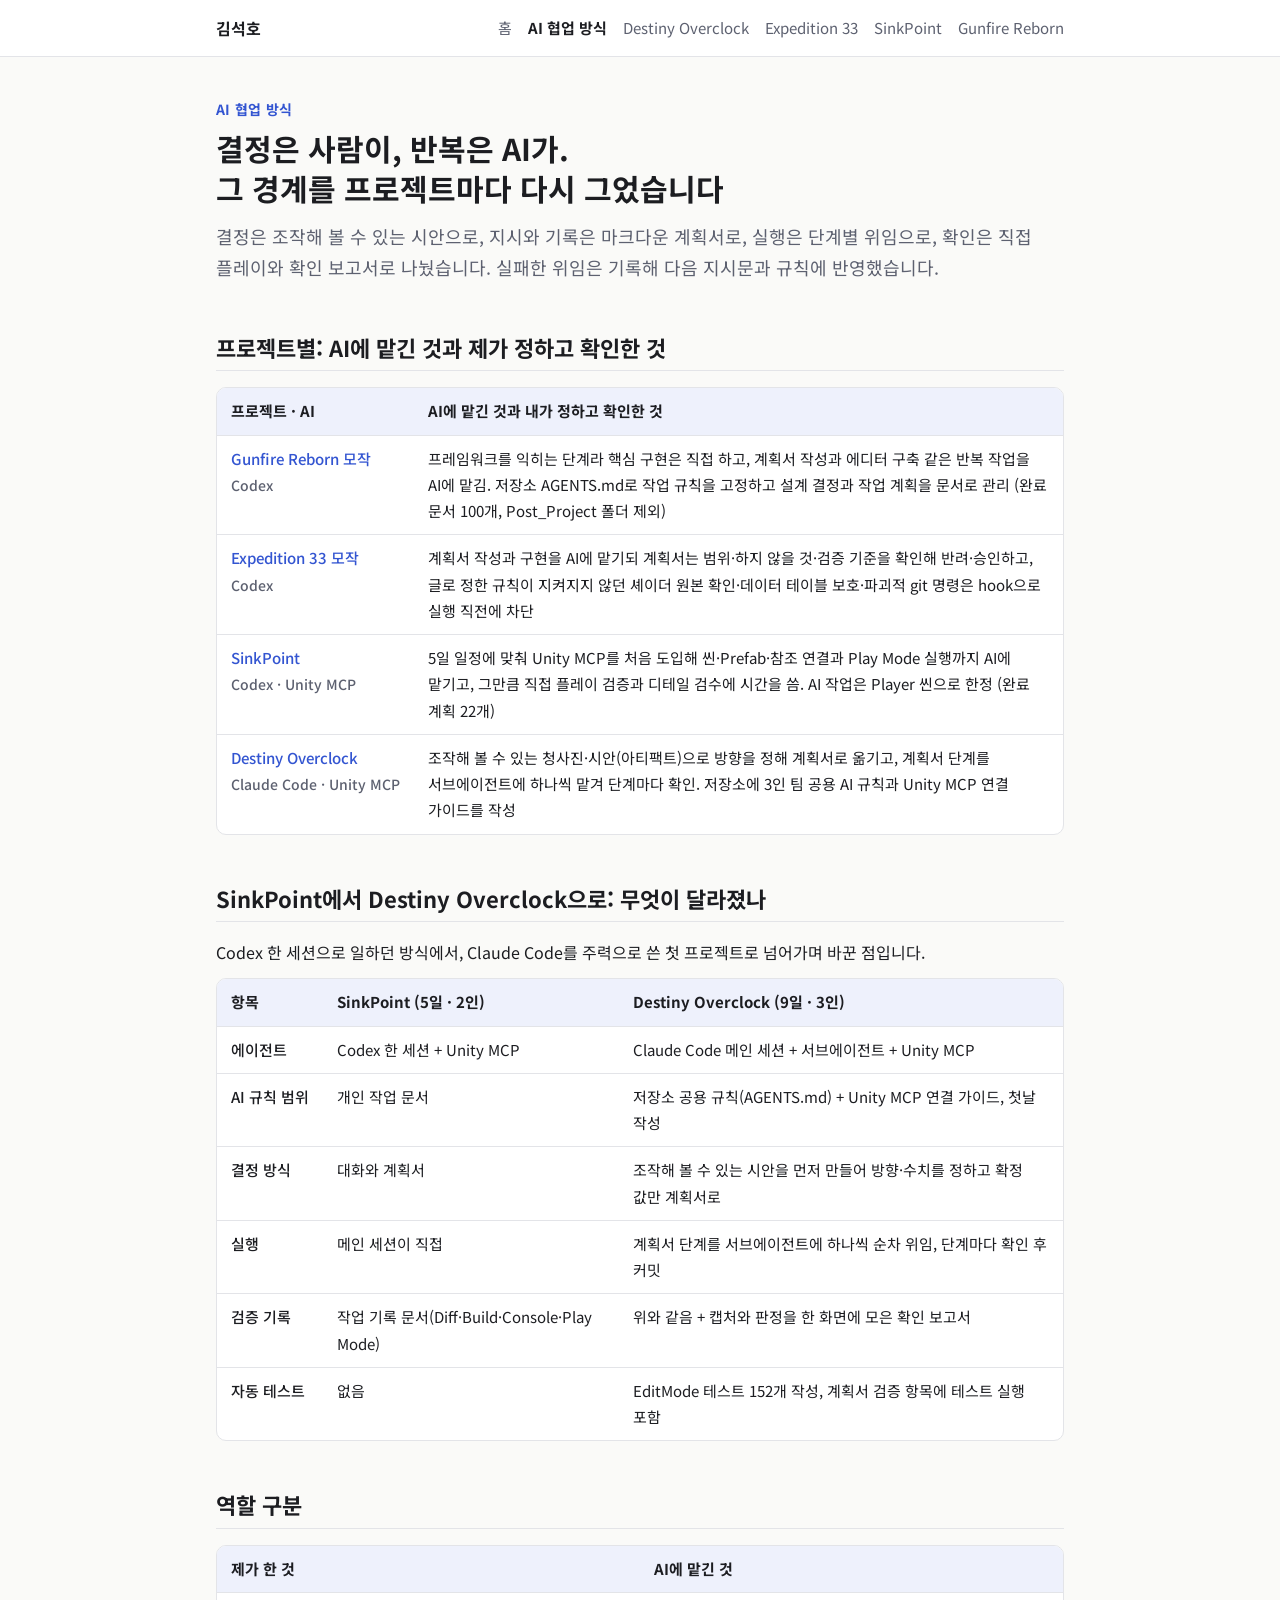
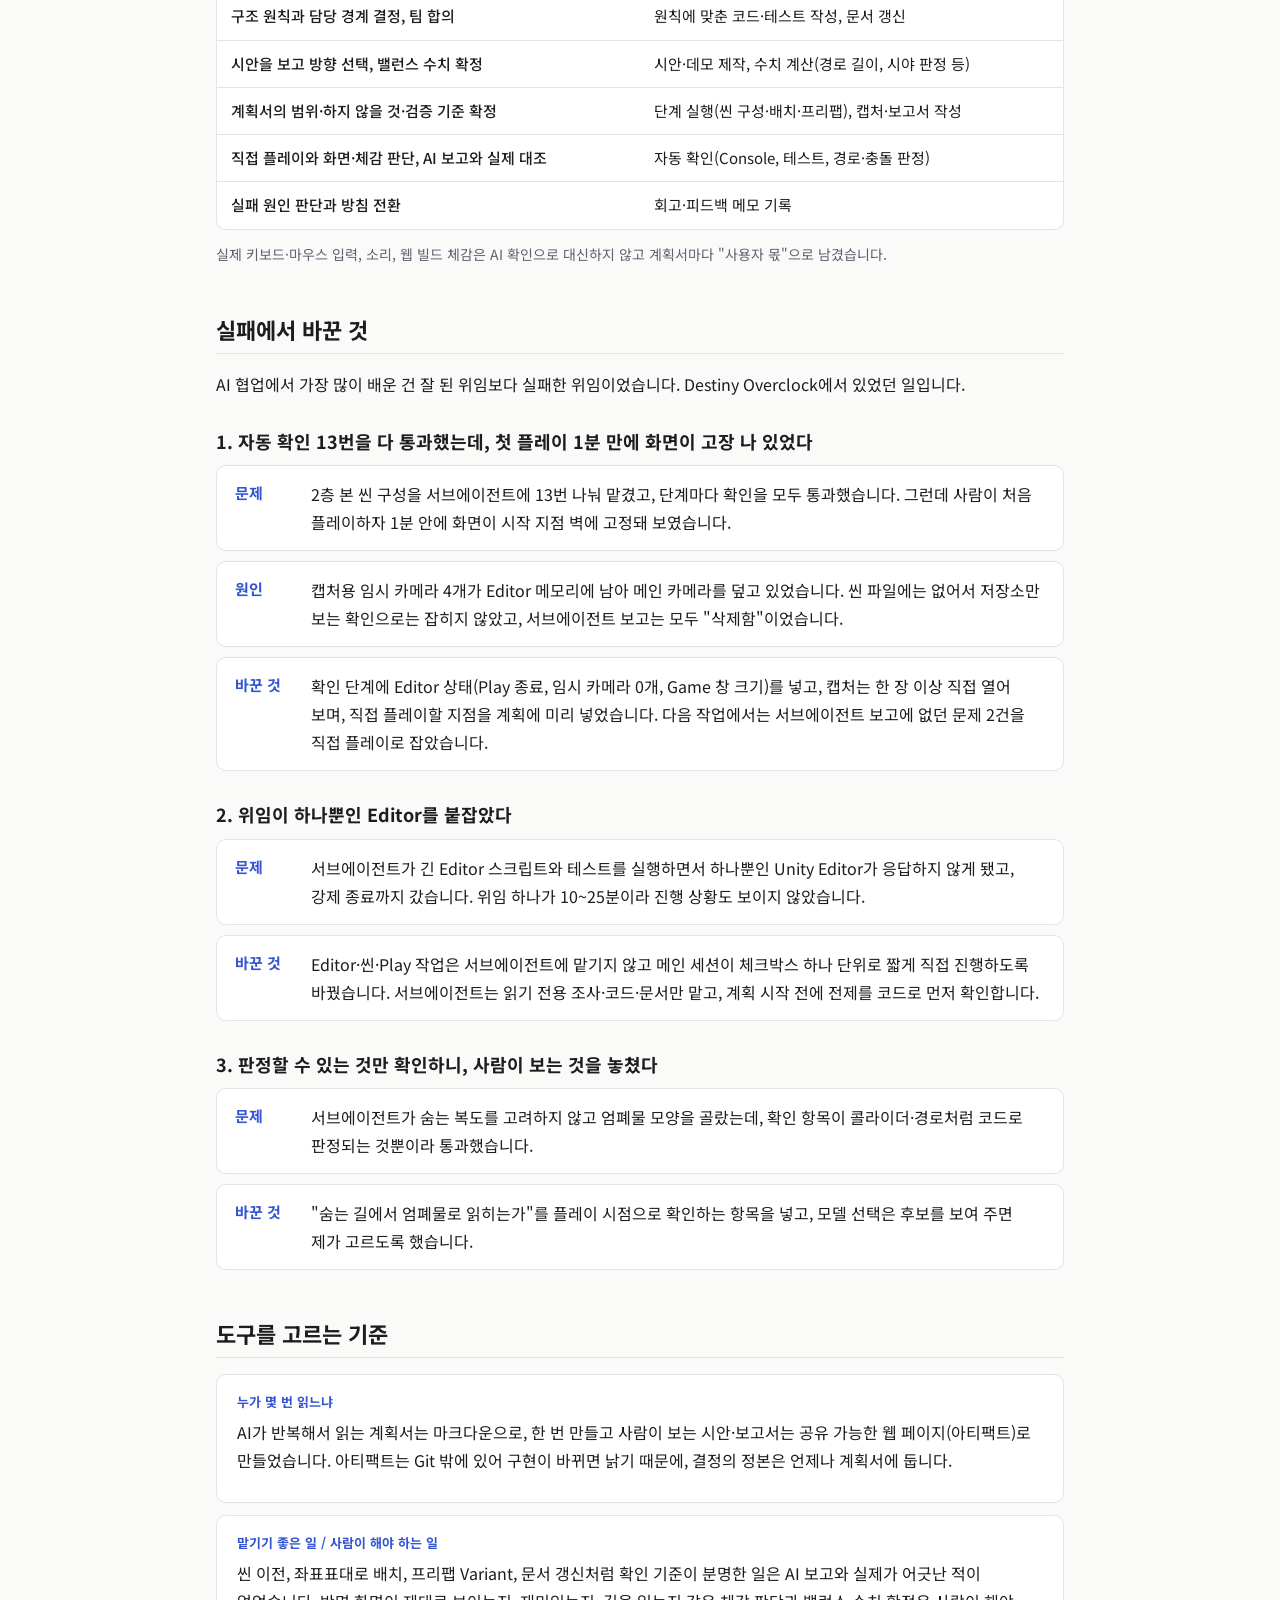
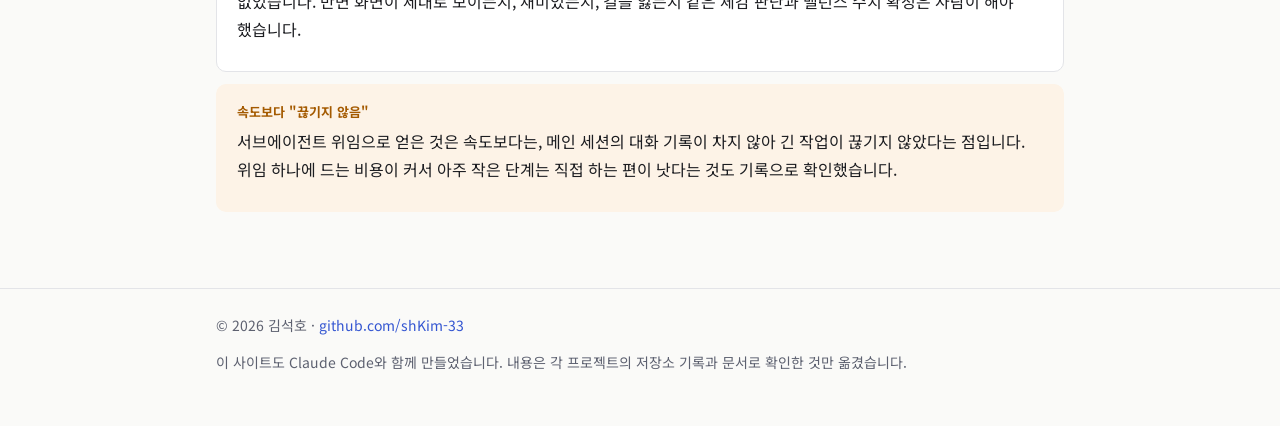
<file: ai.html>
<!doctype html>
<html lang="ko">
<head>
<meta charset="utf-8">
<meta name="viewport" content="width=device-width, initial-scale=1">
<meta name="robots" content="noindex">
<title>AI 협업 방식 · 김석호</title>
<meta name="description" content="프로젝트별로 AI 에이전트에 맡긴 것과 직접 정하고 확인한 것">
<link rel="preconnect" href="https://fonts.googleapis.com">
<link rel="preconnect" href="https://fonts.gstatic.com" crossorigin>
<link href="https://fonts.googleapis.com/css2?family=Noto+Sans+KR:wght@400;500;700&display=swap" rel="stylesheet">
<link rel="stylesheet" href="assets/css/style.css">
</head>
<body>
<header class="site-header">
  <div class="wrap">
    <a class="brand" href="./">김석호</a>
    <nav class="nav">
      <a href="./">홈</a>
      <a href="ai.html" aria-current="page">AI 협업 방식</a>
      <a href="projects/destiny-overclock.html">Destiny Overclock</a>
      <a href="projects/expedition-33.html">Expedition 33</a>
      <a href="projects/sinkpoint.html">SinkPoint</a>
      <a href="projects/gunfire-reborn.html">Gunfire Reborn</a>
    </nav>
  </div>
</header>

<main class="wrap">
  <section>
    <div class="eyebrow">AI 협업 방식</div>
    <h1>결정은 사람이, 반복은 AI가.<br>그 경계를 프로젝트마다 다시 그었습니다</h1>
    <p class="lead">결정은 조작해 볼 수 있는 시안으로, 지시와 기록은 마크다운 계획서로, 실행은 단계별 위임으로, 확인은 직접 플레이와 확인 보고서로 나눴습니다. 실패한 위임은 기록해 다음 지시문과 규칙에 반영했습니다.</p>
  </section>

  <section>
    <h2>프로젝트별: AI에 맡긴 것과 제가 정하고 확인한 것</h2>
    <div class="table-wrap">
      <table>
        <thead><tr><th>프로젝트 · AI</th><th>AI에 맡긴 것과 내가 정하고 확인한 것</th></tr></thead>
        <tbody>
          <tr>
            <td><a href="projects/gunfire-reborn.html">Gunfire Reborn 모작</a><br><span class="muted small">Codex</span></td>
            <td>프레임워크를 익히는 단계라 핵심 구현은 직접 하고, 계획서 작성과 에디터 구축 같은 반복 작업을 AI에 맡김. 저장소 AGENTS.md로 작업 규칙을 고정하고 설계 결정과 작업 계획을 문서로 관리 (완료 문서 100개, Post_Project 폴더 제외)</td>
          </tr>
          <tr>
            <td><a href="projects/expedition-33.html">Expedition 33 모작</a><br><span class="muted small">Codex</span></td>
            <td>계획서 작성과 구현을 AI에 맡기되 계획서는 범위·하지 않을 것·검증 기준을 확인해 반려·승인하고, 글로 정한 규칙이 지켜지지 않던 셰이더 원본 확인·데이터 테이블 보호·파괴적 git 명령은 hook으로 실행 직전에 차단</td>
          </tr>
          <tr>
            <td><a href="projects/sinkpoint.html">SinkPoint</a><br><span class="muted small">Codex · Unity MCP</span></td>
            <td>5일 일정에 맞춰 Unity MCP를 처음 도입해 씬·Prefab·참조 연결과 Play Mode 실행까지 AI에 맡기고, 그만큼 직접 플레이 검증과 디테일 검수에 시간을 씀. AI 작업은 Player 씬으로 한정 (완료 계획 22개)</td>
          </tr>
          <tr>
            <td><a href="projects/destiny-overclock.html">Destiny Overclock</a><br><span class="muted small">Claude Code · Unity MCP</span></td>
            <td>조작해 볼 수 있는 청사진·시안(아티팩트)으로 방향을 정해 계획서로 옮기고, 계획서 단계를 서브에이전트에 하나씩 맡겨 단계마다 확인. 저장소에 3인 팀 공용 AI 규칙과 Unity MCP 연결 가이드를 작성</td>
          </tr>
        </tbody>
      </table>
    </div>
  </section>

  <section>
    <h2>SinkPoint에서 Destiny Overclock으로: 무엇이 달라졌나</h2>
    <p>Codex 한 세션으로 일하던 방식에서, Claude Code를 주력으로 쓴 첫 프로젝트로 넘어가며 바꾼 점입니다.</p>
    <div class="table-wrap">
      <table>
        <thead><tr><th>항목</th><th>SinkPoint (5일 · 2인)</th><th>Destiny Overclock (9일 · 3인)</th></tr></thead>
        <tbody>
          <tr><td>에이전트</td><td>Codex 한 세션 + Unity MCP</td><td>Claude Code 메인 세션 + 서브에이전트 + Unity MCP</td></tr>
          <tr><td>AI 규칙 범위</td><td>개인 작업 문서</td><td>저장소 공용 규칙(AGENTS.md) + Unity MCP 연결 가이드, 첫날 작성</td></tr>
          <tr><td>결정 방식</td><td>대화와 계획서</td><td>조작해 볼 수 있는 시안을 먼저 만들어 방향·수치를 정하고 확정 값만 계획서로</td></tr>
          <tr><td>실행</td><td>메인 세션이 직접</td><td>계획서 단계를 서브에이전트에 하나씩 순차 위임, 단계마다 확인 후 커밋</td></tr>
          <tr><td>검증 기록</td><td>작업 기록 문서(Diff·Build·Console·Play Mode)</td><td>위와 같음 + 캡처와 판정을 한 화면에 모은 확인 보고서</td></tr>
          <tr><td>자동 테스트</td><td>없음</td><td>EditMode 테스트 152개 작성, 계획서 검증 항목에 테스트 실행 포함</td></tr>
        </tbody>
      </table>
    </div>
  </section>

  <section>
    <h2>역할 구분</h2>
    <div class="table-wrap">
      <table>
        <thead><tr><th>제가 한 것</th><th>AI에 맡긴 것</th></tr></thead>
        <tbody>
          <tr><td>구조 원칙과 담당 경계 결정, 팀 합의</td><td>원칙에 맞춘 코드·테스트 작성, 문서 갱신</td></tr>
          <tr><td>시안을 보고 방향 선택, 밸런스 수치 확정</td><td>시안·데모 제작, 수치 계산(경로 길이, 시야 판정 등)</td></tr>
          <tr><td>계획서의 범위·하지 않을 것·검증 기준 확정</td><td>단계 실행(씬 구성·배치·프리팹), 캡처·보고서 작성</td></tr>
          <tr><td>직접 플레이와 화면·체감 판단, AI 보고와 실제 대조</td><td>자동 확인(Console, 테스트, 경로·충돌 판정)</td></tr>
          <tr><td>실패 원인 판단과 방침 전환</td><td>회고·피드백 메모 기록</td></tr>
        </tbody>
      </table>
    </div>
    <p class="small muted" style="margin-top:12px">실제 키보드·마우스 입력, 소리, 웹 빌드 체감은 AI 확인으로 대신하지 않고 계획서마다 "사용자 몫"으로 남겼습니다.</p>
  </section>

  <section>
    <h2>실패에서 바꾼 것</h2>
    <p>AI 협업에서 가장 많이 배운 건 잘 된 위임보다 실패한 위임이었습니다. Destiny Overclock에서 있었던 일입니다.</p>

    <h3>1. 자동 확인 13번을 다 통과했는데, 첫 플레이 1분 만에 화면이 고장 나 있었다</h3>
    <div class="steps">
      <div class="step"><div class="k">문제</div><p>2층 본 씬 구성을 서브에이전트에 13번 나눠 맡겼고, 단계마다 확인을 모두 통과했습니다. 그런데 사람이 처음 플레이하자 1분 안에 화면이 시작 지점 벽에 고정돼 보였습니다.</p></div>
      <div class="step"><div class="k">원인</div><p>캡처용 임시 카메라 4개가 Editor 메모리에 남아 메인 카메라를 덮고 있었습니다. 씬 파일에는 없어서 저장소만 보는 확인으로는 잡히지 않았고, 서브에이전트 보고는 모두 "삭제함"이었습니다.</p></div>
      <div class="step"><div class="k">바꾼 것</div><p>확인 단계에 Editor 상태(Play 종료, 임시 카메라 0개, Game 창 크기)를 넣고, 캡처는 한 장 이상 직접 열어 보며, 직접 플레이할 지점을 계획에 미리 넣었습니다. 다음 작업에서는 서브에이전트 보고에 없던 문제 2건을 직접 플레이로 잡았습니다.</p></div>
    </div>

    <h3>2. 위임이 하나뿐인 Editor를 붙잡았다</h3>
    <div class="steps">
      <div class="step"><div class="k">문제</div><p>서브에이전트가 긴 Editor 스크립트와 테스트를 실행하면서 하나뿐인 Unity Editor가 응답하지 않게 됐고, 강제 종료까지 갔습니다. 위임 하나가 10~25분이라 진행 상황도 보이지 않았습니다.</p></div>
      <div class="step"><div class="k">바꾼 것</div><p>Editor·씬·Play 작업은 서브에이전트에 맡기지 않고 메인 세션이 체크박스 하나 단위로 짧게 직접 진행하도록 바꿨습니다. 서브에이전트는 읽기 전용 조사·코드·문서만 맡고, 계획 시작 전에 전제를 코드로 먼저 확인합니다.</p></div>
    </div>

    <h3>3. 판정할 수 있는 것만 확인하니, 사람이 보는 것을 놓쳤다</h3>
    <div class="steps">
      <div class="step"><div class="k">문제</div><p>서브에이전트가 숨는 복도를 고려하지 않고 엄폐물 모양을 골랐는데, 확인 항목이 콜라이더·경로처럼 코드로 판정되는 것뿐이라 통과했습니다.</p></div>
      <div class="step"><div class="k">바꾼 것</div><p>"숨는 길에서 엄폐물로 읽히는가"를 플레이 시점으로 확인하는 항목을 넣고, 모델 선택은 후보를 보여 주면 제가 고르도록 했습니다.</p></div>
    </div>
  </section>

  <section>
    <h2>도구를 고르는 기준</h2>
    <div class="box">
      <span class="label">누가 몇 번 읽느냐</span>
      <p>AI가 반복해서 읽는 계획서는 마크다운으로, 한 번 만들고 사람이 보는 시안·보고서는 공유 가능한 웹 페이지(아티팩트)로 만들었습니다. 아티팩트는 Git 밖에 있어 구현이 바뀌면 낡기 때문에, 결정의 정본은 언제나 계획서에 둡니다.</p>
    </div>
    <div class="box">
      <span class="label">맡기기 좋은 일 / 사람이 해야 하는 일</span>
      <p>씬 이전, 좌표표대로 배치, 프리팹 Variant, 문서 갱신처럼 확인 기준이 분명한 일은 AI 보고와 실제가 어긋난 적이 없었습니다. 반면 화면이 제대로 보이는지, 재미있는지, 길을 잃는지 같은 체감 판단과 밸런스 수치 확정은 사람이 해야 했습니다.</p>
    </div>
    <div class="box warn">
      <span class="label">속도보다 "끊기지 않음"</span>
      <p>서브에이전트 위임으로 얻은 것은 속도보다는, 메인 세션의 대화 기록이 차지 않아 긴 작업이 끊기지 않았다는 점입니다. 위임 하나에 드는 비용이 커서 아주 작은 단계는 직접 하는 편이 낫다는 것도 기록으로 확인했습니다.</p>
    </div>
  </section>
</main>

<footer class="site-footer">
  <div class="wrap">
    <p>© 2026 김석호 · <a href="https://github.com/shKim-33" target="_blank" rel="noopener">github.com/shKim-33</a></p>
    <p>이 사이트도 Claude Code와 함께 만들었습니다. 내용은 각 프로젝트의 저장소 기록과 문서로 확인한 것만 옮겼습니다.</p>
  </div>
</footer>
</body>
</html>
</file>
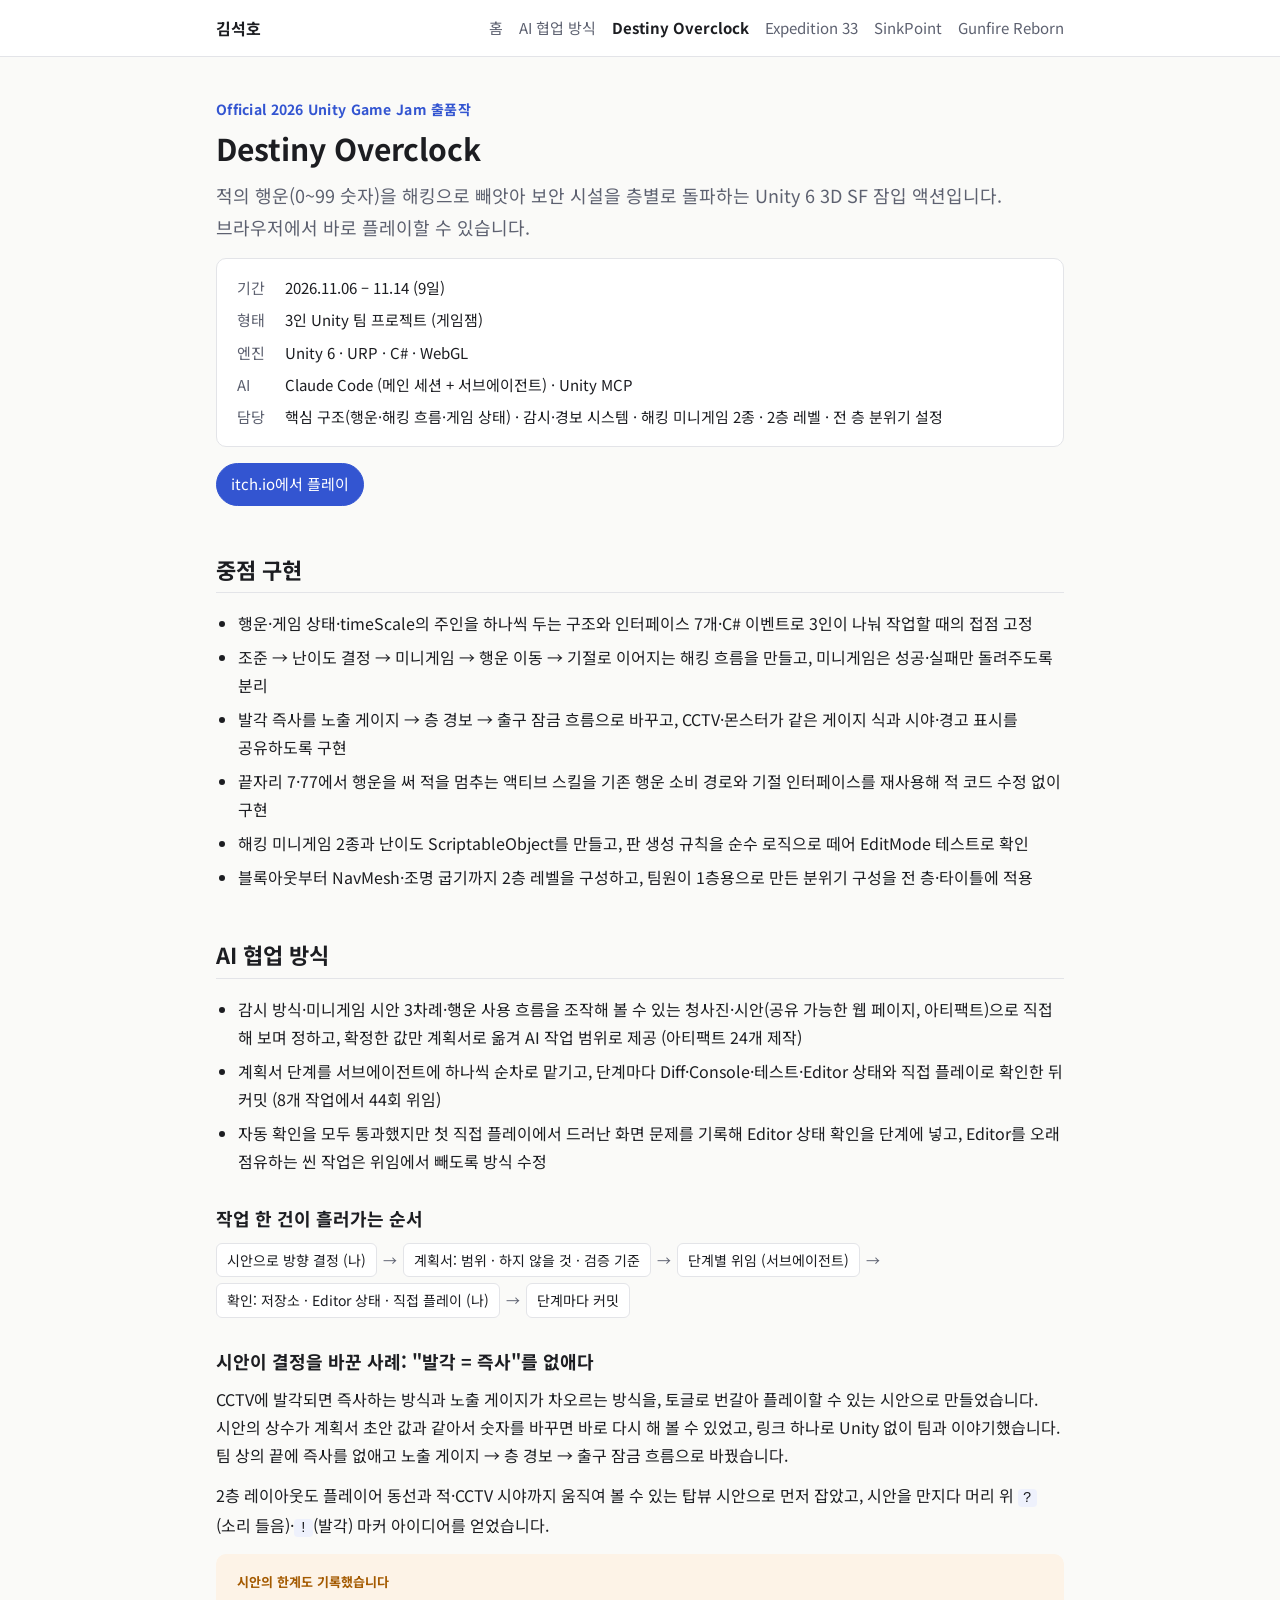
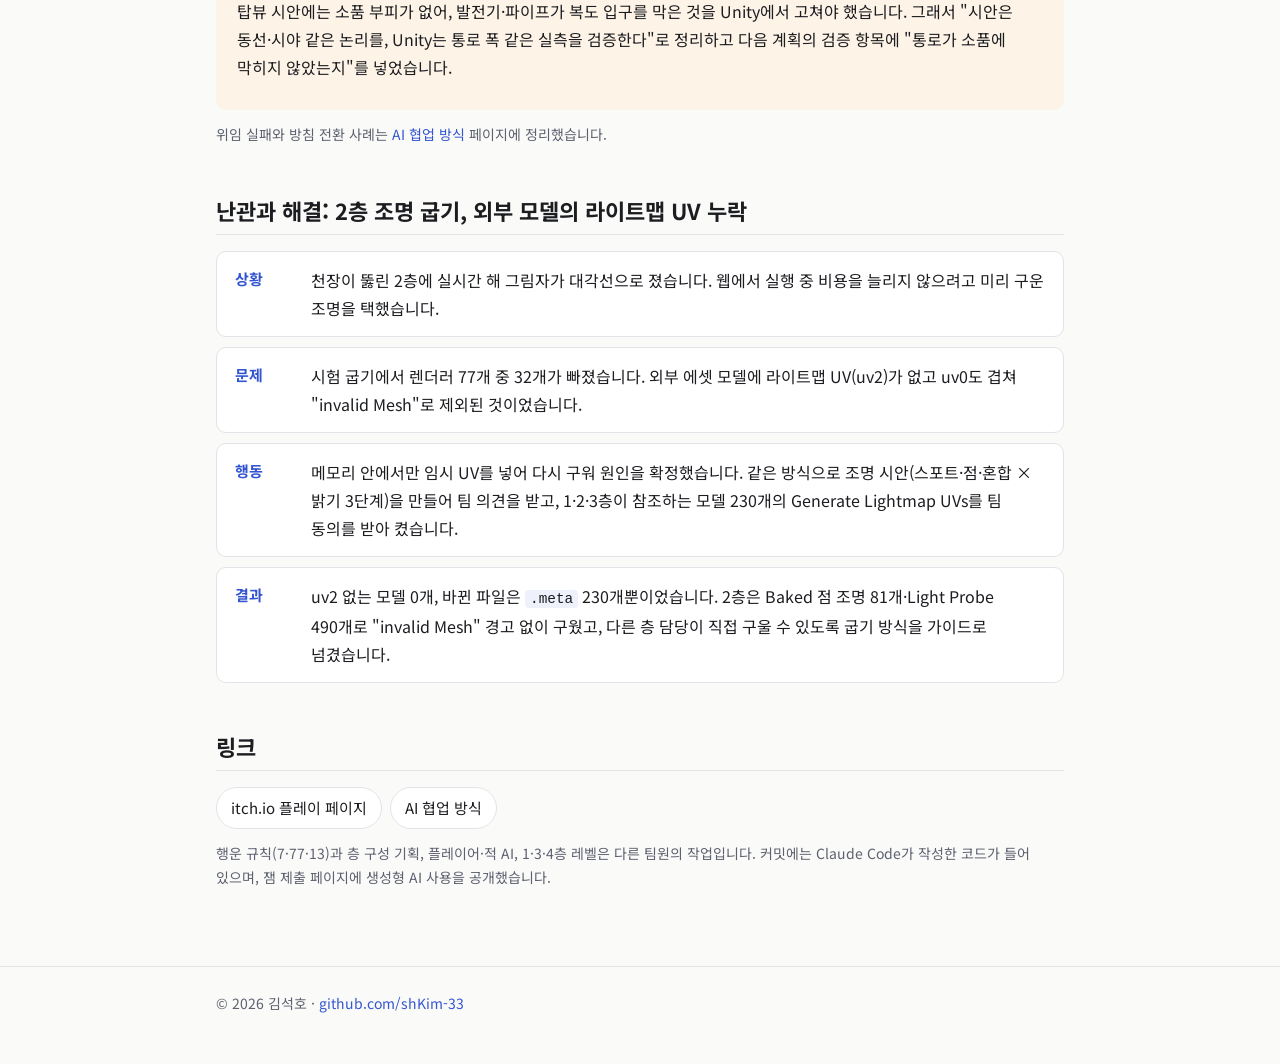
<file: projects/destiny-overclock.html>
<!doctype html>
<html lang="ko">
<head>
<meta charset="utf-8">
<meta name="viewport" content="width=device-width, initial-scale=1">
<meta name="robots" content="noindex">
<title>Destiny Overclock · 김석호</title>
<meta name="description" content="Official 2026 Unity Game Jam 출품작 Destiny Overclock 케이스 스터디">
<link rel="preconnect" href="https://fonts.googleapis.com">
<link rel="preconnect" href="https://fonts.gstatic.com" crossorigin>
<link href="https://fonts.googleapis.com/css2?family=Noto+Sans+KR:wght@400;500;700&display=swap" rel="stylesheet">
<link rel="stylesheet" href="../assets/css/style.css">
</head>
<body>
<header class="site-header">
  <div class="wrap">
    <a class="brand" href="../">김석호</a>
    <nav class="nav">
      <a href="../">홈</a>
      <a href="../ai.html">AI 협업 방식</a>
      <a href="destiny-overclock.html" aria-current="page">Destiny Overclock</a>
      <a href="expedition-33.html">Expedition 33</a>
      <a href="sinkpoint.html">SinkPoint</a>
      <a href="gunfire-reborn.html">Gunfire Reborn</a>
    </nav>
  </div>
</header>

<main class="wrap">
  <section>
    <div class="eyebrow">Official 2026 Unity Game Jam 출품작</div>
    <h1>Destiny Overclock</h1>
    <p class="lead">적의 행운(0~99 숫자)을 해킹으로 빼앗아 보안 시설을 층별로 돌파하는 Unity 6 3D SF 잠입 액션입니다. 브라우저에서 바로 플레이할 수 있습니다.</p>
    <dl class="facts">
      <dt>기간</dt><dd>2026.11.06 – 11.14 (9일)</dd>
      <dt>형태</dt><dd>3인 Unity 팀 프로젝트 (게임잼)</dd>
      <dt>엔진</dt><dd>Unity 6 · URP · C# · WebGL</dd>
      <dt>AI</dt><dd>Claude Code (메인 세션 + 서브에이전트) · Unity MCP</dd>
      <dt>담당</dt><dd>핵심 구조(행운·해킹 흐름·게임 상태) · 감시·경보 시스템 · 해킹 미니게임 2종 · 2층 레벨 · 전 층 분위기 설정</dd>
    </dl>
    <div class="links">
      <a class="btn primary" href="https://ru-vin.itch.io/destiny-overclock" target="_blank" rel="noopener">itch.io에서 플레이</a>
    </div>
  </section>

  <section>
    <h2>중점 구현</h2>
    <ul>
      <li>행운·게임 상태·timeScale의 주인을 하나씩 두는 구조와 인터페이스 7개·C# 이벤트로 3인이 나눠 작업할 때의 접점 고정</li>
      <li>조준 → 난이도 결정 → 미니게임 → 행운 이동 → 기절로 이어지는 해킹 흐름을 만들고, 미니게임은 성공·실패만 돌려주도록 분리</li>
      <li>발각 즉사를 노출 게이지 → 층 경보 → 출구 잠금 흐름으로 바꾸고, CCTV·몬스터가 같은 게이지 식과 시야·경고 표시를 공유하도록 구현</li>
      <li>끝자리 7·77에서 행운을 써 적을 멈추는 액티브 스킬을 기존 행운 소비 경로와 기절 인터페이스를 재사용해 적 코드 수정 없이 구현</li>
      <li>해킹 미니게임 2종과 난이도 ScriptableObject를 만들고, 판 생성 규칙을 순수 로직으로 떼어 EditMode 테스트로 확인</li>
      <li>블록아웃부터 NavMesh·조명 굽기까지 2층 레벨을 구성하고, 팀원이 1층용으로 만든 분위기 구성을 전 층·타이틀에 적용</li>
    </ul>
  </section>

  <section>
    <h2>AI 협업 방식</h2>
    <ul>
      <li>감시 방식·미니게임 시안 3차례·행운 사용 흐름을 조작해 볼 수 있는 청사진·시안(공유 가능한 웹 페이지, 아티팩트)으로 직접 해 보며 정하고, 확정한 값만 계획서로 옮겨 AI 작업 범위로 제공 (아티팩트 24개 제작)</li>
      <li>계획서 단계를 서브에이전트에 하나씩 순차로 맡기고, 단계마다 Diff·Console·테스트·Editor 상태와 직접 플레이로 확인한 뒤 커밋 (8개 작업에서 44회 위임)</li>
      <li>자동 확인을 모두 통과했지만 첫 직접 플레이에서 드러난 화면 문제를 기록해 Editor 상태 확인을 단계에 넣고, Editor를 오래 점유하는 씬 작업은 위임에서 빼도록 방식 수정</li>
    </ul>

    <h3>작업 한 건이 흘러가는 순서</h3>
    <div class="flow">
      <span>시안으로 방향 결정 (나)</span><i>→</i>
      <span>계획서: 범위 · 하지 않을 것 · 검증 기준</span><i>→</i>
      <span>단계별 위임 (서브에이전트)</span><i>→</i>
      <span>확인: 저장소 · Editor 상태 · 직접 플레이 (나)</span><i>→</i>
      <span>단계마다 커밋</span>
    </div>

    <h3>시안이 결정을 바꾼 사례: "발각 = 즉사"를 없애다</h3>
    <p>CCTV에 발각되면 즉사하는 방식과 노출 게이지가 차오르는 방식을, 토글로 번갈아 플레이할 수 있는 시안으로 만들었습니다. 시안의 상수가 계획서 초안 값과 같아서 숫자를 바꾸면 바로 다시 해 볼 수 있었고, 링크 하나로 Unity 없이 팀과 이야기했습니다. 팀 상의 끝에 즉사를 없애고 노출 게이지 → 층 경보 → 출구 잠금 흐름으로 바꿨습니다.</p>
    <p>2층 레이아웃도 플레이어 동선과 적·CCTV 시야까지 움직여 볼 수 있는 탑뷰 시안으로 먼저 잡았고, 시안을 만지다 머리 위 <code>?</code>(소리 들음)·<code>!</code>(발각) 마커 아이디어를 얻었습니다.</p>

    <div class="box warn">
      <span class="label">시안의 한계도 기록했습니다</span>
      <p>탑뷰 시안에는 소품 부피가 없어, 발전기·파이프가 복도 입구를 막은 것을 Unity에서 고쳐야 했습니다. 그래서 "시안은 동선·시야 같은 논리를, Unity는 통로 폭 같은 실측을 검증한다"로 정리하고 다음 계획의 검증 항목에 "통로가 소품에 막히지 않았는지"를 넣었습니다.</p>
    </div>
    <p class="small muted">위임 실패와 방침 전환 사례는 <a href="../ai.html">AI 협업 방식</a> 페이지에 정리했습니다.</p>
  </section>

  <section>
    <h2>난관과 해결: 2층 조명 굽기, 외부 모델의 라이트맵 UV 누락</h2>
    <div class="steps">
      <div class="step"><div class="k">상황</div><p>천장이 뚫린 2층에 실시간 해 그림자가 대각선으로 졌습니다. 웹에서 실행 중 비용을 늘리지 않으려고 미리 구운 조명을 택했습니다.</p></div>
      <div class="step"><div class="k">문제</div><p>시험 굽기에서 렌더러 77개 중 32개가 빠졌습니다. 외부 에셋 모델에 라이트맵 UV(uv2)가 없고 uv0도 겹쳐 "invalid Mesh"로 제외된 것이었습니다.</p></div>
      <div class="step"><div class="k">행동</div><p>메모리 안에서만 임시 UV를 넣어 다시 구워 원인을 확정했습니다. 같은 방식으로 조명 시안(스포트·점·혼합 × 밝기 3단계)을 만들어 팀 의견을 받고, 1·2·3층이 참조하는 모델 230개의 Generate Lightmap UVs를 팀 동의를 받아 켰습니다.</p></div>
      <div class="step"><div class="k">결과</div><p>uv2 없는 모델 0개, 바뀐 파일은 <code>.meta</code> 230개뿐이었습니다. 2층은 Baked 점 조명 81개·Light Probe 490개로 "invalid Mesh" 경고 없이 구웠고, 다른 층 담당이 직접 구울 수 있도록 굽기 방식을 가이드로 넘겼습니다.</p></div>
    </div>
  </section>

  <section>
    <h2>링크</h2>
    <div class="links">
      <a class="btn" href="https://ru-vin.itch.io/destiny-overclock" target="_blank" rel="noopener">itch.io 플레이 페이지</a>
      <a class="btn" href="../ai.html">AI 협업 방식</a>
    </div>
    <p class="small muted" style="margin-top:12px">행운 규칙(7·77·13)과 층 구성 기획, 플레이어·적 AI, 1·3·4층 레벨은 다른 팀원의 작업입니다. 커밋에는 Claude Code가 작성한 코드가 들어 있으며, 잼 제출 페이지에 생성형 AI 사용을 공개했습니다.</p>
  </section>
</main>

<footer class="site-footer">
  <div class="wrap">
    <p>© 2026 김석호 · <a href="https://github.com/shKim-33" target="_blank" rel="noopener">github.com/shKim-33</a></p>
  </div>
</footer>
</body>
</html>
</file>
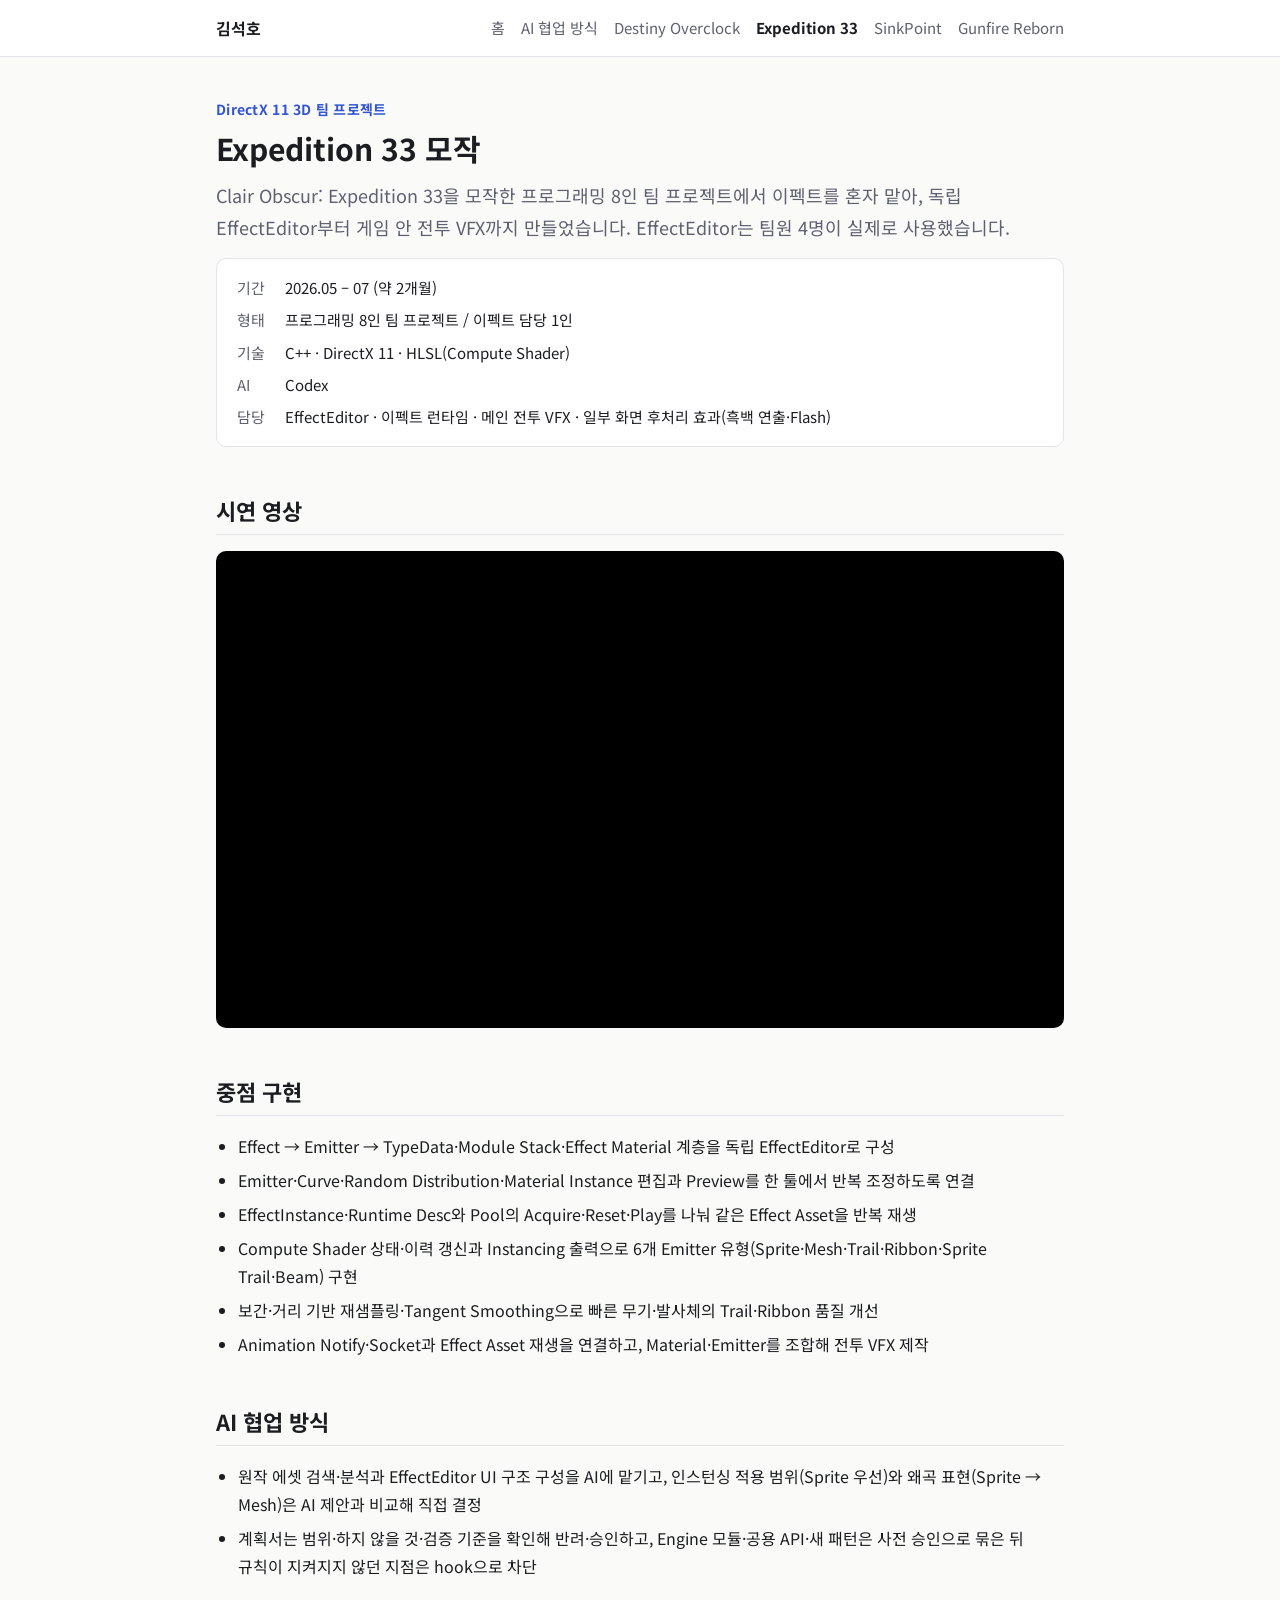
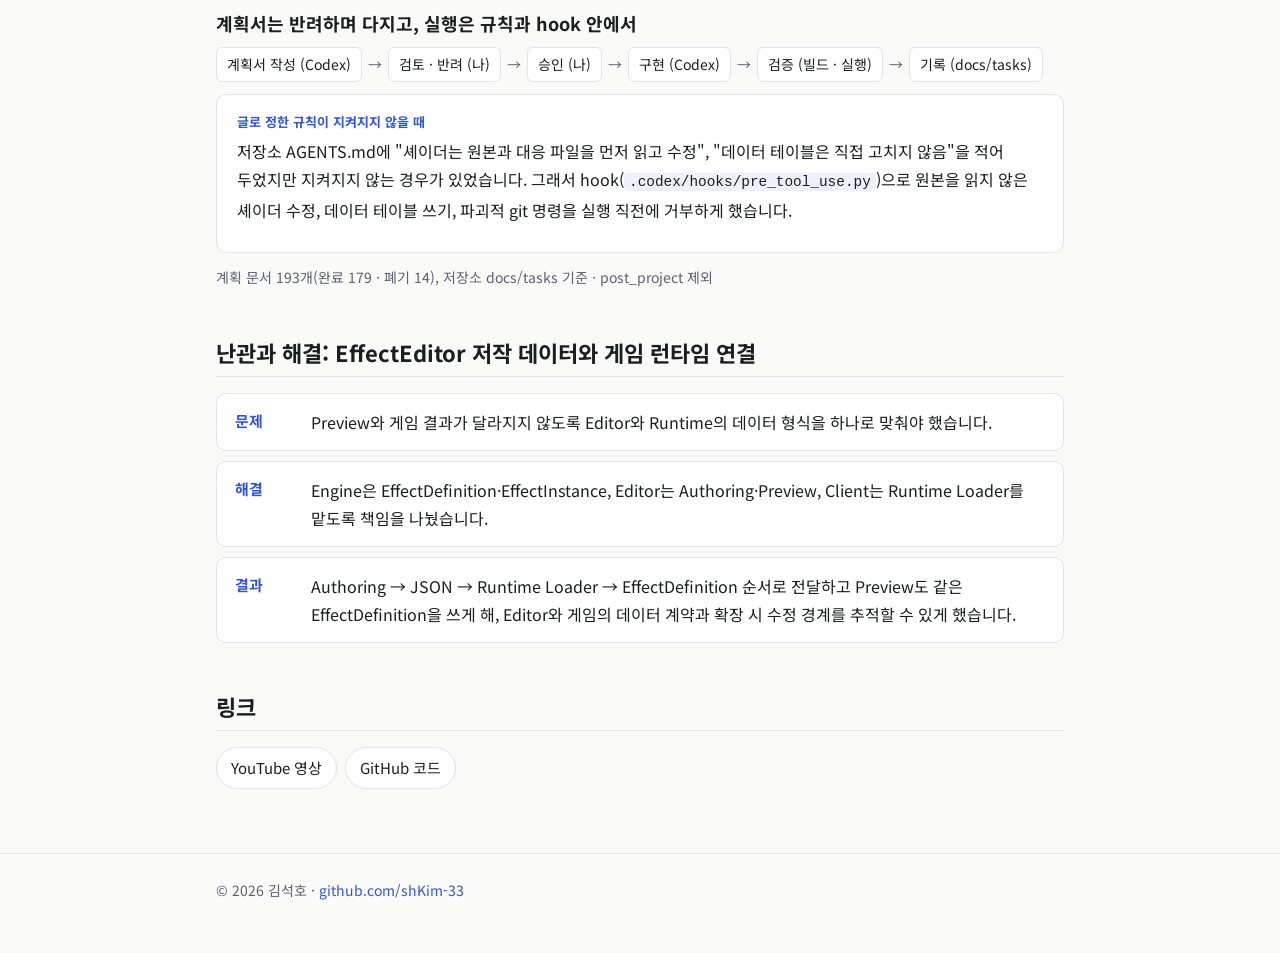
<file: projects/expedition-33.html>
<!doctype html>
<html lang="ko">
<head>
<meta charset="utf-8">
<meta name="viewport" content="width=device-width, initial-scale=1">
<meta name="robots" content="noindex">
<title>Expedition 33 모작 · 김석호</title>
<meta name="description" content="DirectX 11 팀 프로젝트 Expedition 33 모작, EffectEditor와 이펙트 런타임 케이스 스터디">
<link rel="preconnect" href="https://fonts.googleapis.com">
<link rel="preconnect" href="https://fonts.gstatic.com" crossorigin>
<link href="https://fonts.googleapis.com/css2?family=Noto+Sans+KR:wght@400;500;700&display=swap" rel="stylesheet">
<link rel="stylesheet" href="../assets/css/style.css">
</head>
<body>
<header class="site-header">
  <div class="wrap">
    <a class="brand" href="../">김석호</a>
    <nav class="nav">
      <a href="../">홈</a>
      <a href="../ai.html">AI 협업 방식</a>
      <a href="destiny-overclock.html">Destiny Overclock</a>
      <a href="expedition-33.html" aria-current="page">Expedition 33</a>
      <a href="sinkpoint.html">SinkPoint</a>
      <a href="gunfire-reborn.html">Gunfire Reborn</a>
    </nav>
  </div>
</header>

<main class="wrap">
  <section>
    <div class="eyebrow">DirectX 11 3D 팀 프로젝트</div>
    <h1>Expedition 33 모작</h1>
    <p class="lead">Clair Obscur: Expedition 33을 모작한 프로그래밍 8인 팀 프로젝트에서 이펙트를 혼자 맡아, 독립 EffectEditor부터 게임 안 전투 VFX까지 만들었습니다. EffectEditor는 팀원 4명이 실제로 사용했습니다.</p>
    <dl class="facts">
      <dt>기간</dt><dd>2026.05 – 07 (약 2개월)</dd>
      <dt>형태</dt><dd>프로그래밍 8인 팀 프로젝트 / 이펙트 담당 1인</dd>
      <dt>기술</dt><dd>C++ · DirectX 11 · HLSL(Compute Shader)</dd>
      <dt>AI</dt><dd>Codex</dd>
      <dt>담당</dt><dd>EffectEditor · 이펙트 런타임 · 메인 전투 VFX · 일부 화면 후처리 효과(흑백 연출·Flash)</dd>
    </dl>
  </section>

  <section>
    <h2>시연 영상</h2>
    <div class="video"><iframe src="https://www.youtube-nocookie.com/embed/JBuVAdqzew8" title="Expedition 33 모작 시연 영상" loading="lazy" allow="accelerometer; encrypted-media; gyroscope; picture-in-picture" allowfullscreen></iframe></div>
  </section>

  <section>
    <h2>중점 구현</h2>
    <ul>
      <li>Effect → Emitter → TypeData·Module Stack·Effect Material 계층을 독립 EffectEditor로 구성</li>
      <li>Emitter·Curve·Random Distribution·Material Instance 편집과 Preview를 한 툴에서 반복 조정하도록 연결</li>
      <li>EffectInstance·Runtime Desc와 Pool의 Acquire·Reset·Play를 나눠 같은 Effect Asset을 반복 재생</li>
      <li>Compute Shader 상태·이력 갱신과 Instancing 출력으로 6개 Emitter 유형(Sprite·Mesh·Trail·Ribbon·Sprite Trail·Beam) 구현</li>
      <li>보간·거리 기반 재샘플링·Tangent Smoothing으로 빠른 무기·발사체의 Trail·Ribbon 품질 개선</li>
      <li>Animation Notify·Socket과 Effect Asset 재생을 연결하고, Material·Emitter를 조합해 전투 VFX 제작</li>
    </ul>
  </section>

  <section>
    <h2>AI 협업 방식</h2>
    <ul>
      <li>원작 에셋 검색·분석과 EffectEditor UI 구조 구성을 AI에 맡기고, 인스턴싱 적용 범위(Sprite 우선)와 왜곡 표현(Sprite → Mesh)은 AI 제안과 비교해 직접 결정</li>
      <li>계획서는 범위·하지 않을 것·검증 기준을 확인해 반려·승인하고, Engine 모듈·공용 API·새 패턴은 사전 승인으로 묶은 뒤 규칙이 지켜지지 않던 지점은 hook으로 차단</li>
    </ul>
    <h3>계획서는 반려하며 다지고, 실행은 규칙과 hook 안에서</h3>
    <div class="flow">
      <span>계획서 작성 (Codex)</span><i>→</i>
      <span>검토 · 반려 (나)</span><i>→</i>
      <span>승인 (나)</span><i>→</i>
      <span>구현 (Codex)</span><i>→</i>
      <span>검증 (빌드 · 실행)</span><i>→</i>
      <span>기록 (docs/tasks)</span>
    </div>
    <div class="box">
      <span class="label">글로 정한 규칙이 지켜지지 않을 때</span>
      <p>저장소 AGENTS.md에 "셰이더는 원본과 대응 파일을 먼저 읽고 수정", "데이터 테이블은 직접 고치지 않음"을 적어 두었지만 지켜지지 않는 경우가 있었습니다. 그래서 hook(<code>.codex/hooks/pre_tool_use.py</code>)으로 원본을 읽지 않은 셰이더 수정, 데이터 테이블 쓰기, 파괴적 git 명령을 실행 직전에 거부하게 했습니다.</p>
    </div>
    <p class="small muted">계획 문서 193개(완료 179 · 폐기 14), 저장소 docs/tasks 기준 · post_project 제외</p>
  </section>

  <section>
    <h2>난관과 해결: EffectEditor 저작 데이터와 게임 런타임 연결</h2>
    <div class="steps">
      <div class="step"><div class="k">문제</div><p>Preview와 게임 결과가 달라지지 않도록 Editor와 Runtime의 데이터 형식을 하나로 맞춰야 했습니다.</p></div>
      <div class="step"><div class="k">해결</div><p>Engine은 EffectDefinition·EffectInstance, Editor는 Authoring·Preview, Client는 Runtime Loader를 맡도록 책임을 나눴습니다.</p></div>
      <div class="step"><div class="k">결과</div><p>Authoring → JSON → Runtime Loader → EffectDefinition 순서로 전달하고 Preview도 같은 EffectDefinition을 쓰게 해, Editor와 게임의 데이터 계약과 확장 시 수정 경계를 추적할 수 있게 했습니다.</p></div>
    </div>
  </section>

  <section>
    <h2>링크</h2>
    <div class="links">
      <a class="btn" href="https://youtu.be/JBuVAdqzew8" target="_blank" rel="noopener">YouTube 영상</a>
      <a class="btn" href="https://github.com/shKim-33/Expedition_158_Effect" target="_blank" rel="noopener">GitHub 코드</a>
    </div>
  </section>
</main>

<footer class="site-footer">
  <div class="wrap">
    <p>© 2026 김석호 · <a href="https://github.com/shKim-33" target="_blank" rel="noopener">github.com/shKim-33</a></p>
  </div>
</footer>
</body>
</html>
</file>
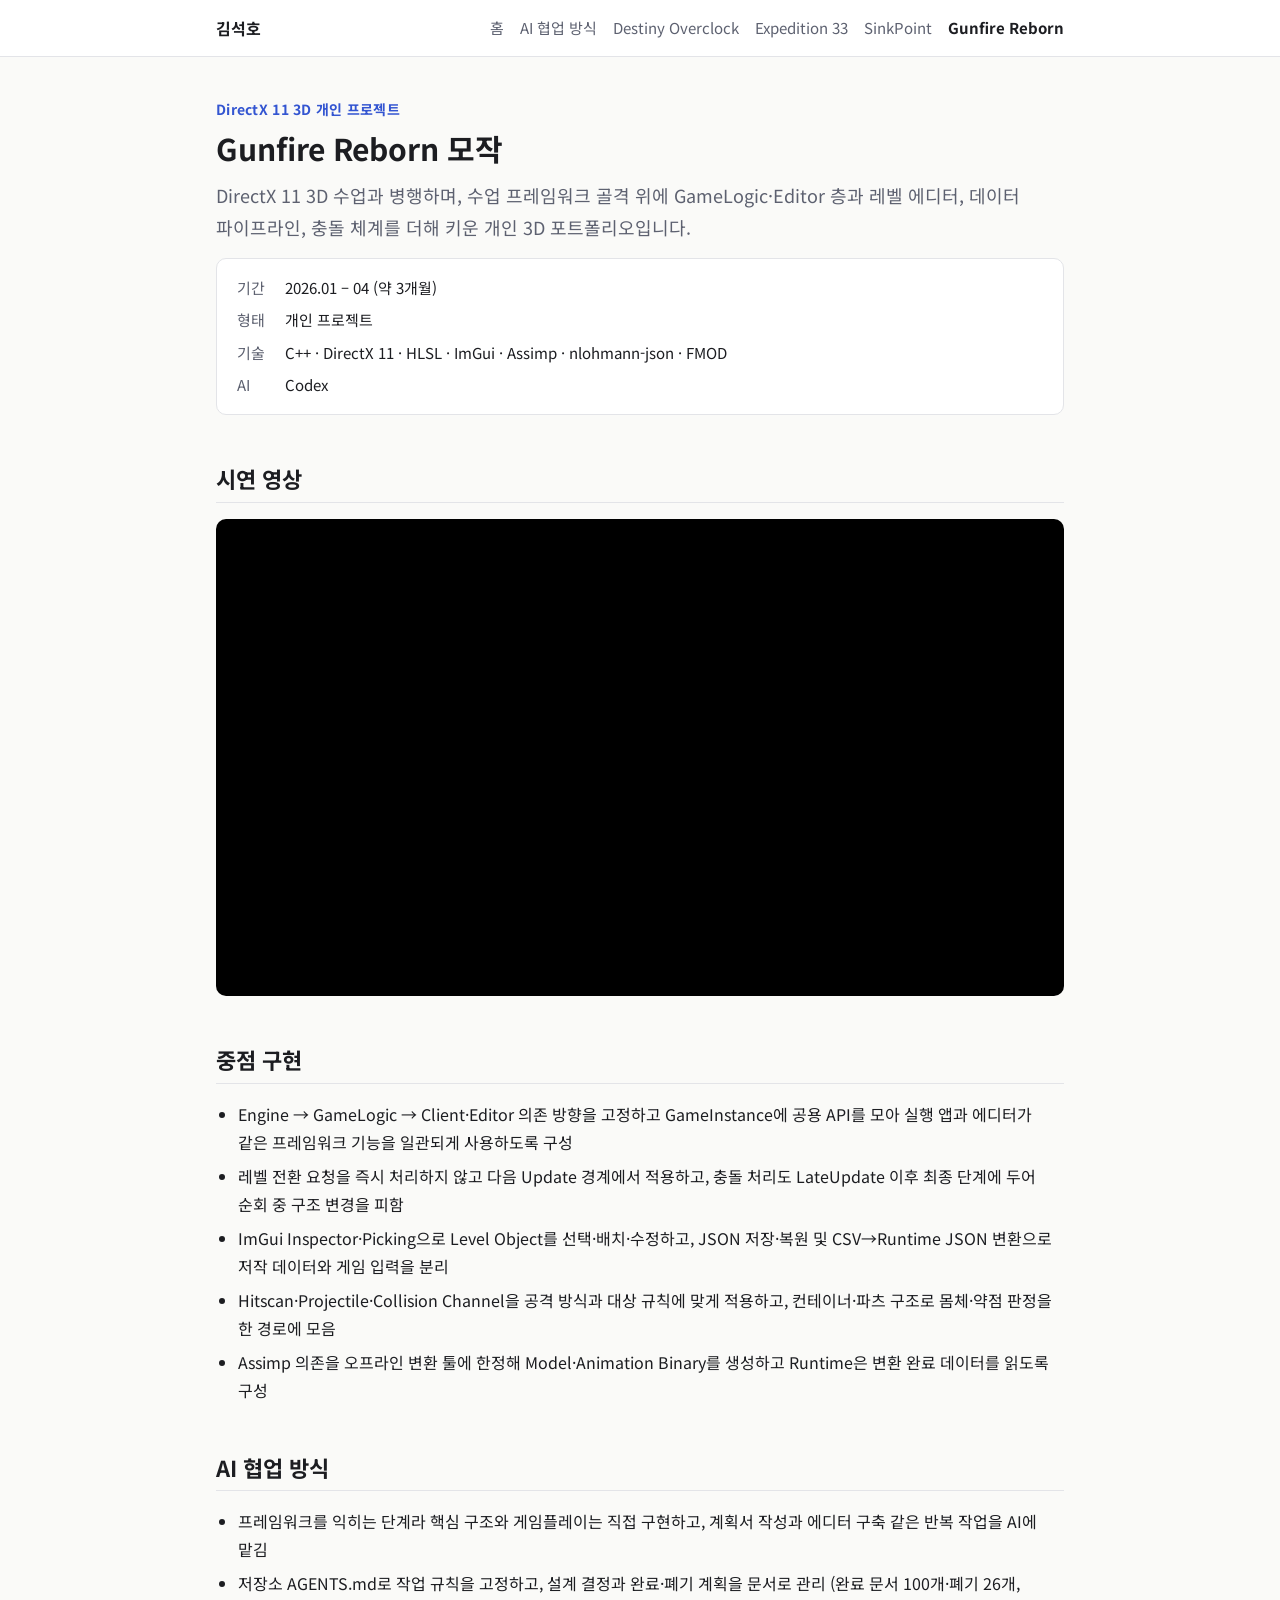
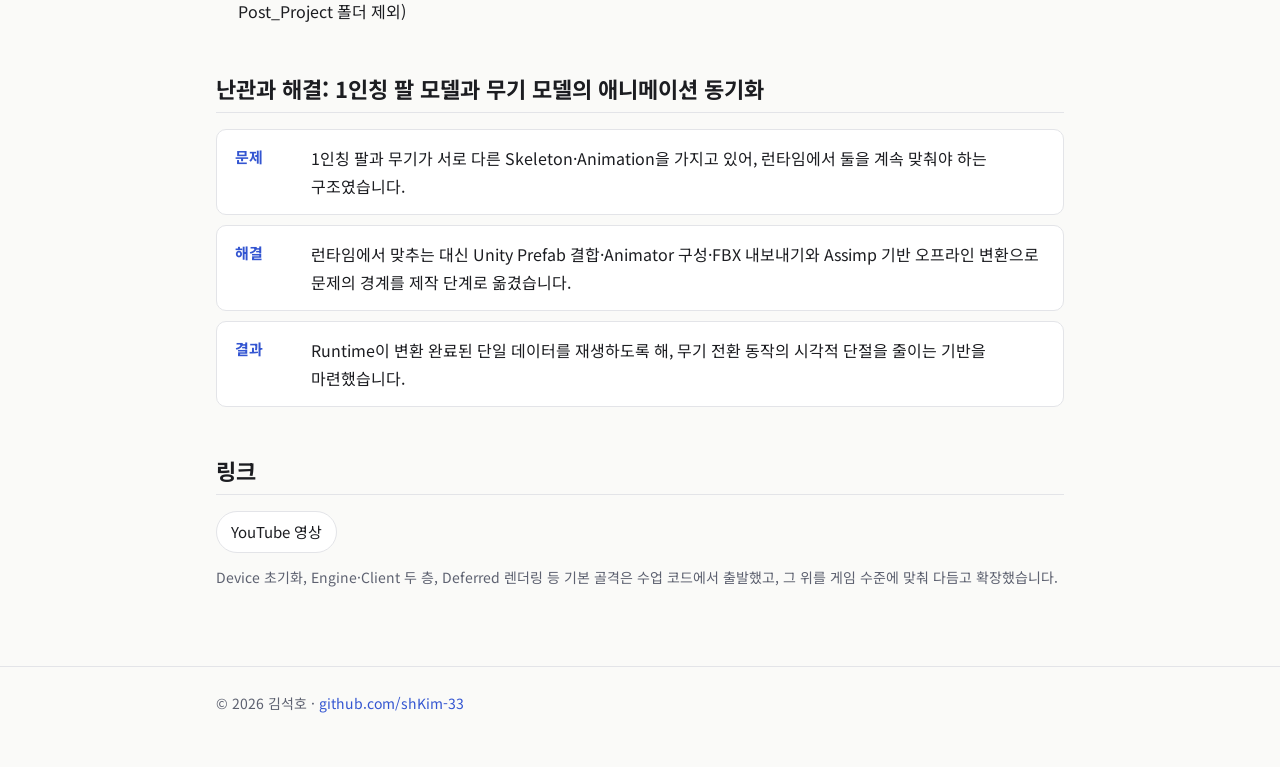
<file: projects/gunfire-reborn.html>
<!doctype html>
<html lang="ko">
<head>
<meta charset="utf-8">
<meta name="viewport" content="width=device-width, initial-scale=1">
<meta name="robots" content="noindex">
<title>Gunfire Reborn 모작 · 김석호</title>
<meta name="description" content="DirectX 11 개인 프로젝트 Gunfire Reborn 모작 케이스 스터디">
<link rel="preconnect" href="https://fonts.googleapis.com">
<link rel="preconnect" href="https://fonts.gstatic.com" crossorigin>
<link href="https://fonts.googleapis.com/css2?family=Noto+Sans+KR:wght@400;500;700&display=swap" rel="stylesheet">
<link rel="stylesheet" href="../assets/css/style.css">
</head>
<body>
<header class="site-header">
  <div class="wrap">
    <a class="brand" href="../">김석호</a>
    <nav class="nav">
      <a href="../">홈</a>
      <a href="../ai.html">AI 협업 방식</a>
      <a href="destiny-overclock.html">Destiny Overclock</a>
      <a href="expedition-33.html">Expedition 33</a>
      <a href="sinkpoint.html">SinkPoint</a>
      <a href="gunfire-reborn.html" aria-current="page">Gunfire Reborn</a>
    </nav>
  </div>
</header>

<main class="wrap">
  <section>
    <div class="eyebrow">DirectX 11 3D 개인 프로젝트</div>
    <h1>Gunfire Reborn 모작</h1>
    <p class="lead">DirectX 11 3D 수업과 병행하며, 수업 프레임워크 골격 위에 GameLogic·Editor 층과 레벨 에디터, 데이터 파이프라인, 충돌 체계를 더해 키운 개인 3D 포트폴리오입니다.</p>
    <dl class="facts">
      <dt>기간</dt><dd>2026.01 – 04 (약 3개월)</dd>
      <dt>형태</dt><dd>개인 프로젝트</dd>
      <dt>기술</dt><dd>C++ · DirectX 11 · HLSL · ImGui · Assimp · nlohmann-json · FMOD</dd>
      <dt>AI</dt><dd>Codex</dd>
    </dl>
  </section>

  <section>
    <h2>시연 영상</h2>
    <div class="video"><iframe src="https://www.youtube-nocookie.com/embed/Jpvrbx4RoCE" title="Gunfire Reborn 모작 시연 영상" loading="lazy" allow="accelerometer; encrypted-media; gyroscope; picture-in-picture" allowfullscreen></iframe></div>
  </section>

  <section>
    <h2>중점 구현</h2>
    <ul>
      <li>Engine → GameLogic → Client·Editor 의존 방향을 고정하고 GameInstance에 공용 API를 모아 실행 앱과 에디터가 같은 프레임워크 기능을 일관되게 사용하도록 구성</li>
      <li>레벨 전환 요청을 즉시 처리하지 않고 다음 Update 경계에서 적용하고, 충돌 처리도 LateUpdate 이후 최종 단계에 두어 순회 중 구조 변경을 피함</li>
      <li>ImGui Inspector·Picking으로 Level Object를 선택·배치·수정하고, JSON 저장·복원 및 CSV→Runtime JSON 변환으로 저작 데이터와 게임 입력을 분리</li>
      <li>Hitscan·Projectile·Collision Channel을 공격 방식과 대상 규칙에 맞게 적용하고, 컨테이너·파츠 구조로 몸체·약점 판정을 한 경로에 모음</li>
      <li>Assimp 의존을 오프라인 변환 툴에 한정해 Model·Animation Binary를 생성하고 Runtime은 변환 완료 데이터를 읽도록 구성</li>
    </ul>
  </section>

  <section>
    <h2>AI 협업 방식</h2>
    <ul>
      <li>프레임워크를 익히는 단계라 핵심 구조와 게임플레이는 직접 구현하고, 계획서 작성과 에디터 구축 같은 반복 작업을 AI에 맡김</li>
      <li>저장소 AGENTS.md로 작업 규칙을 고정하고, 설계 결정과 완료·폐기 계획을 문서로 관리 (완료 문서 100개·폐기 26개, Post_Project 폴더 제외)</li>
    </ul>
  </section>

  <section>
    <h2>난관과 해결: 1인칭 팔 모델과 무기 모델의 애니메이션 동기화</h2>
    <div class="steps">
      <div class="step"><div class="k">문제</div><p>1인칭 팔과 무기가 서로 다른 Skeleton·Animation을 가지고 있어, 런타임에서 둘을 계속 맞춰야 하는 구조였습니다.</p></div>
      <div class="step"><div class="k">해결</div><p>런타임에서 맞추는 대신 Unity Prefab 결합·Animator 구성·FBX 내보내기와 Assimp 기반 오프라인 변환으로 문제의 경계를 제작 단계로 옮겼습니다.</p></div>
      <div class="step"><div class="k">결과</div><p>Runtime이 변환 완료된 단일 데이터를 재생하도록 해, 무기 전환 동작의 시각적 단절을 줄이는 기반을 마련했습니다.</p></div>
    </div>
  </section>

  <section>
    <h2>링크</h2>
    <div class="links">
      <a class="btn" href="https://youtu.be/Jpvrbx4RoCE" target="_blank" rel="noopener">YouTube 영상</a>
    </div>
    <p class="small muted" style="margin-top:12px">Device 초기화, Engine·Client 두 층, Deferred 렌더링 등 기본 골격은 수업 코드에서 출발했고, 그 위를 게임 수준에 맞춰 다듬고 확장했습니다.</p>
  </section>
</main>

<footer class="site-footer">
  <div class="wrap">
    <p>© 2026 김석호 · <a href="https://github.com/shKim-33" target="_blank" rel="noopener">github.com/shKim-33</a></p>
  </div>
</footer>
</body>
</html>
</file>
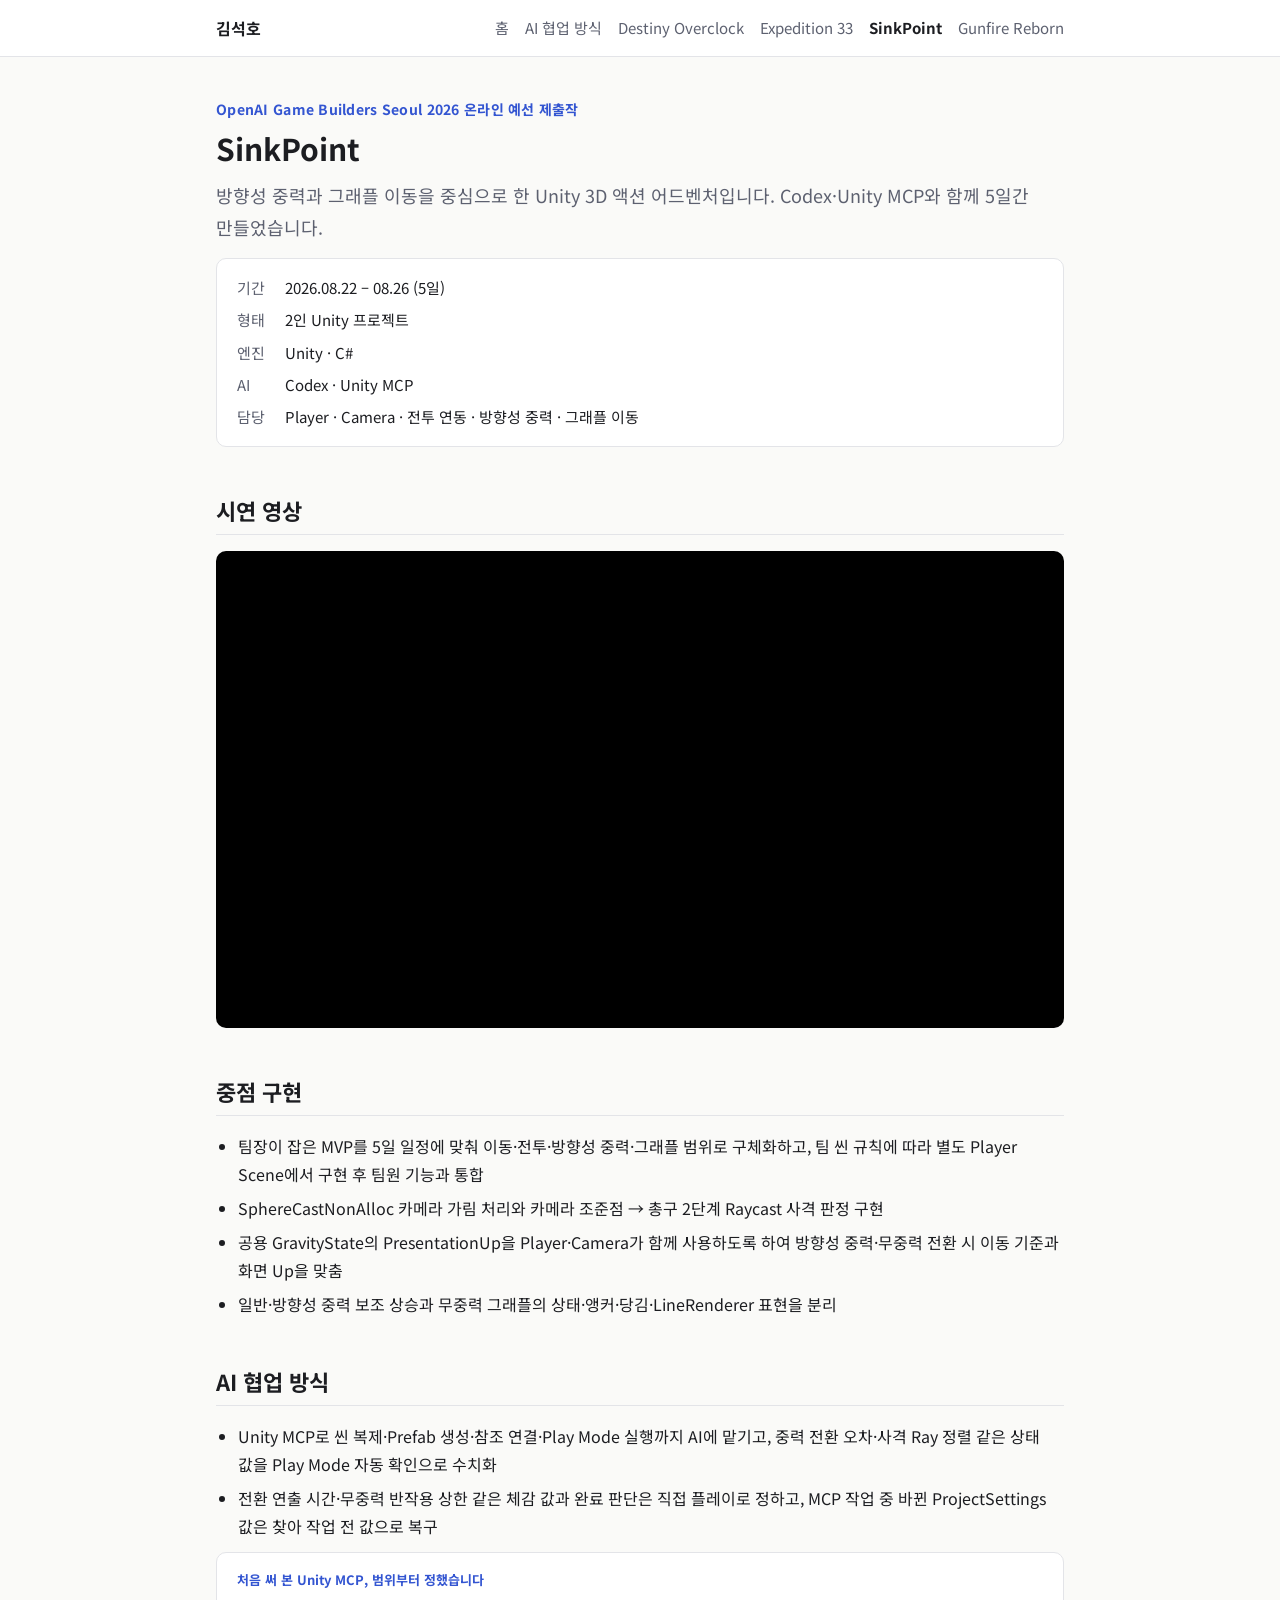
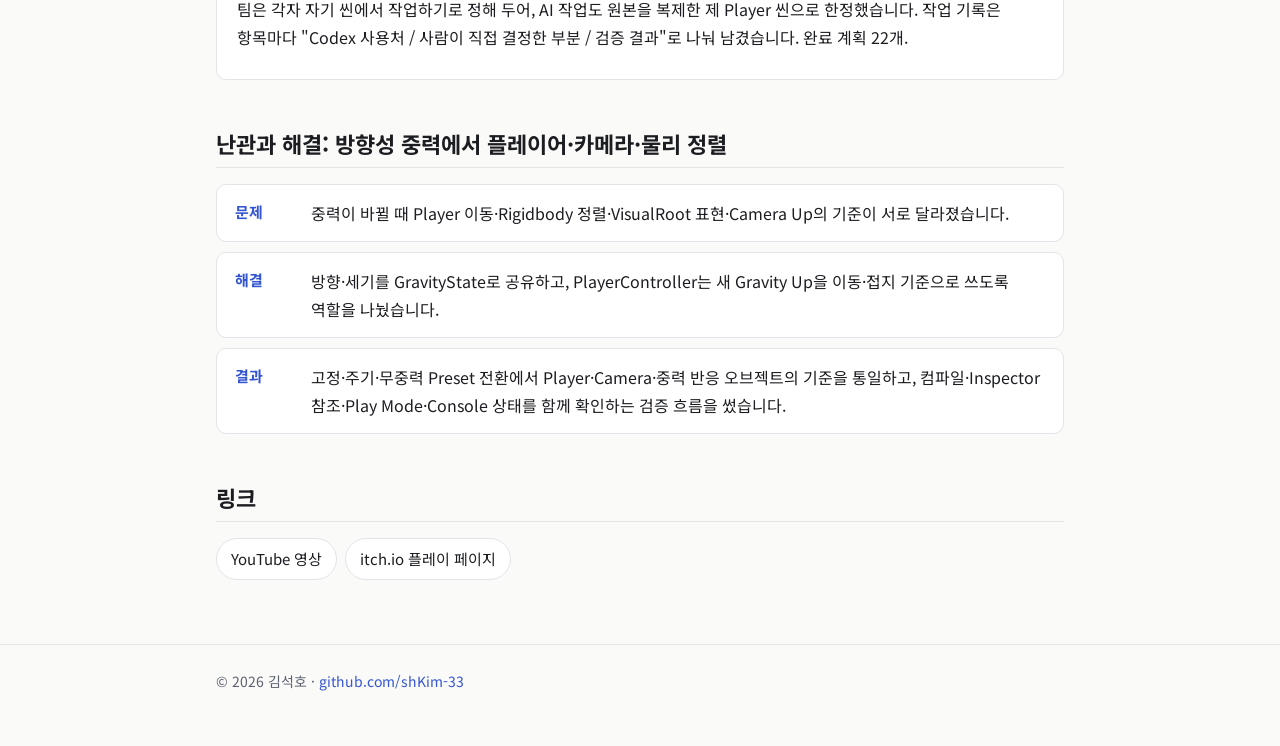
<file: projects/sinkpoint.html>
<!doctype html>
<html lang="ko">
<head>
<meta charset="utf-8">
<meta name="viewport" content="width=device-width, initial-scale=1">
<meta name="robots" content="noindex">
<title>SinkPoint · 김석호</title>
<meta name="description" content="OpenAI Game Builders Seoul 2026 온라인 예선 제출작 SinkPoint 케이스 스터디">
<link rel="preconnect" href="https://fonts.googleapis.com">
<link rel="preconnect" href="https://fonts.gstatic.com" crossorigin>
<link href="https://fonts.googleapis.com/css2?family=Noto+Sans+KR:wght@400;500;700&display=swap" rel="stylesheet">
<link rel="stylesheet" href="../assets/css/style.css">
</head>
<body>
<header class="site-header">
  <div class="wrap">
    <a class="brand" href="../">김석호</a>
    <nav class="nav">
      <a href="../">홈</a>
      <a href="../ai.html">AI 협업 방식</a>
      <a href="destiny-overclock.html">Destiny Overclock</a>
      <a href="expedition-33.html">Expedition 33</a>
      <a href="sinkpoint.html" aria-current="page">SinkPoint</a>
      <a href="gunfire-reborn.html">Gunfire Reborn</a>
    </nav>
  </div>
</header>

<main class="wrap">
  <section>
    <div class="eyebrow">OpenAI Game Builders Seoul 2026 온라인 예선 제출작</div>
    <h1>SinkPoint</h1>
    <p class="lead">방향성 중력과 그래플 이동을 중심으로 한 Unity 3D 액션 어드벤처입니다. Codex·Unity MCP와 함께 5일간 만들었습니다.</p>
    <dl class="facts">
      <dt>기간</dt><dd>2026.08.22 – 08.26 (5일)</dd>
      <dt>형태</dt><dd>2인 Unity 프로젝트</dd>
      <dt>엔진</dt><dd>Unity · C#</dd>
      <dt>AI</dt><dd>Codex · Unity MCP</dd>
      <dt>담당</dt><dd>Player · Camera · 전투 연동 · 방향성 중력 · 그래플 이동</dd>
    </dl>
  </section>

  <section>
    <h2>시연 영상</h2>
    <div class="video"><iframe src="https://www.youtube-nocookie.com/embed/ACLhexzNJnM" title="SinkPoint 시연 영상" loading="lazy" allow="accelerometer; encrypted-media; gyroscope; picture-in-picture" allowfullscreen></iframe></div>
  </section>

  <section>
    <h2>중점 구현</h2>
    <ul>
      <li>팀장이 잡은 MVP를 5일 일정에 맞춰 이동·전투·방향성 중력·그래플 범위로 구체화하고, 팀 씬 규칙에 따라 별도 Player Scene에서 구현 후 팀원 기능과 통합</li>
      <li>SphereCastNonAlloc 카메라 가림 처리와 카메라 조준점 → 총구 2단계 Raycast 사격 판정 구현</li>
      <li>공용 GravityState의 PresentationUp을 Player·Camera가 함께 사용하도록 하여 방향성 중력·무중력 전환 시 이동 기준과 화면 Up을 맞춤</li>
      <li>일반·방향성 중력 보조 상승과 무중력 그래플의 상태·앵커·당김·LineRenderer 표현을 분리</li>
    </ul>
  </section>

  <section>
    <h2>AI 협업 방식</h2>
    <ul>
      <li>Unity MCP로 씬 복제·Prefab 생성·참조 연결·Play Mode 실행까지 AI에 맡기고, 중력 전환 오차·사격 Ray 정렬 같은 상태 값을 Play Mode 자동 확인으로 수치화</li>
      <li>전환 연출 시간·무중력 반작용 상한 같은 체감 값과 완료 판단은 직접 플레이로 정하고, MCP 작업 중 바뀐 ProjectSettings 값은 찾아 작업 전 값으로 복구</li>
    </ul>
    <div class="box">
      <span class="label">처음 써 본 Unity MCP, 범위부터 정했습니다</span>
      <p>팀은 각자 자기 씬에서 작업하기로 정해 두어, AI 작업도 원본을 복제한 제 Player 씬으로 한정했습니다. 작업 기록은 항목마다 "Codex 사용처 / 사람이 직접 결정한 부분 / 검증 결과"로 나눠 남겼습니다. 완료 계획 22개.</p>
    </div>
  </section>

  <section>
    <h2>난관과 해결: 방향성 중력에서 플레이어·카메라·물리 정렬</h2>
    <div class="steps">
      <div class="step"><div class="k">문제</div><p>중력이 바뀔 때 Player 이동·Rigidbody 정렬·VisualRoot 표현·Camera Up의 기준이 서로 달라졌습니다.</p></div>
      <div class="step"><div class="k">해결</div><p>방향·세기를 GravityState로 공유하고, PlayerController는 새 Gravity Up을 이동·접지 기준으로 쓰도록 역할을 나눴습니다.</p></div>
      <div class="step"><div class="k">결과</div><p>고정·주기·무중력 Preset 전환에서 Player·Camera·중력 반응 오브젝트의 기준을 통일하고, 컴파일·Inspector 참조·Play Mode·Console 상태를 함께 확인하는 검증 흐름을 썼습니다.</p></div>
    </div>
  </section>

  <section>
    <h2>링크</h2>
    <div class="links">
      <a class="btn" href="https://youtu.be/ACLhexzNJnM" target="_blank" rel="noopener">YouTube 영상</a>
      <a class="btn" href="https://ziofs1031.itch.io/sink" target="_blank" rel="noopener">itch.io 플레이 페이지</a>
    </div>
  </section>
</main>

<footer class="site-footer">
  <div class="wrap">
    <p>© 2026 김석호 · <a href="https://github.com/shKim-33" target="_blank" rel="noopener">github.com/shKim-33</a></p>
  </div>
</footer>
</body>
</html>
</file>
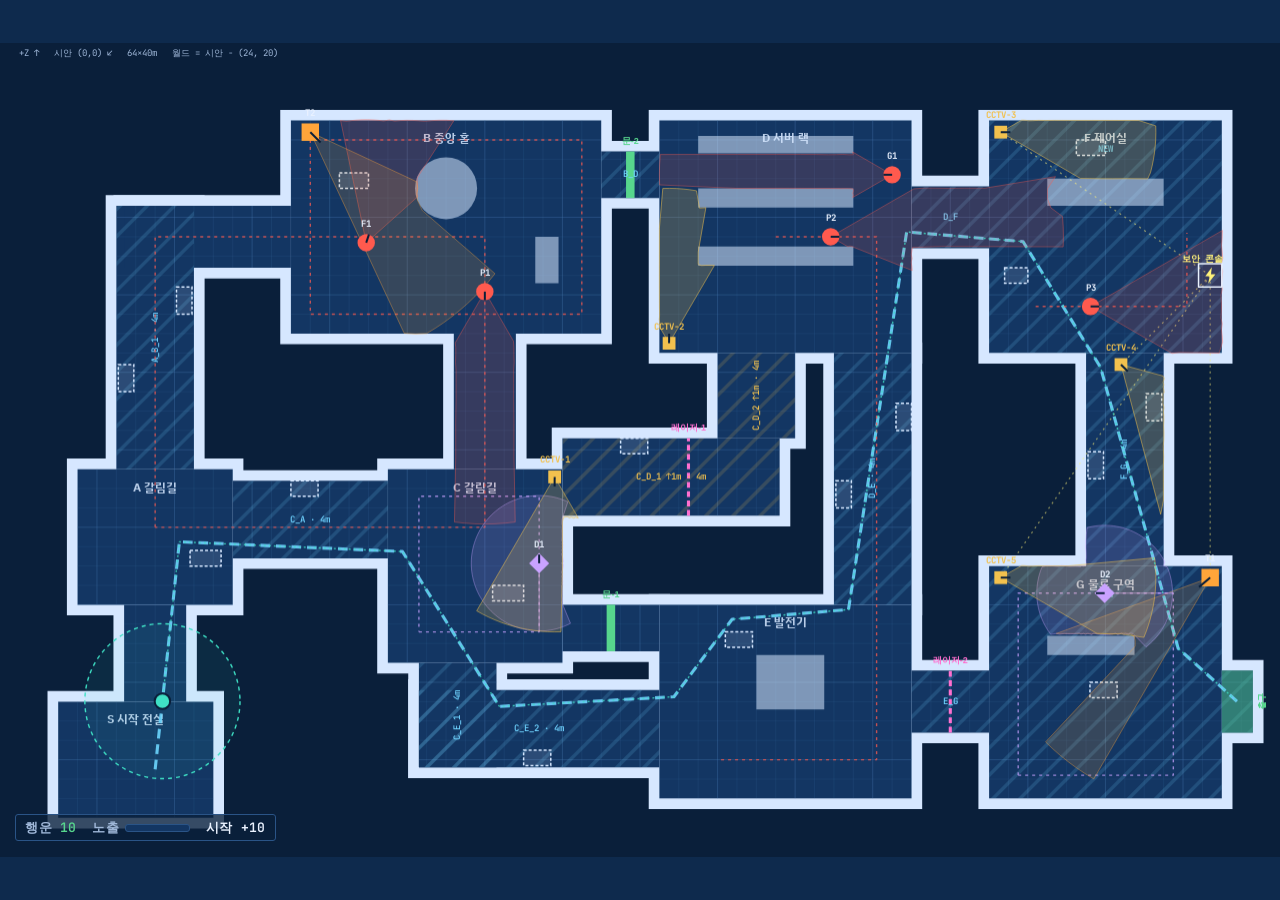
<file: assets/demo/floor02-blueprint.html>
<!doctype html>
<html lang="ko">
<head>
<meta charset="utf-8">
<meta name="viewport" content="width=device-width,initial-scale=1">
<meta name="robots" content="noindex">
<title>Floor02 자동 시연</title>
<link rel="preconnect" href="https://fonts.googleapis.com">
<link rel="preconnect" href="https://fonts.gstatic.com" crossorigin>
<link rel="stylesheet" href="https://fonts.googleapis.com/css2?family=Do+Hyeon&family=IBM+Plex+Sans+KR:wght@400;600;700&family=JetBrains+Mono:wght@400;600&display=swap">
<style>
:root {
  color-scheme: dark;
  --bg: #0a1f3a; --paper: #0e2a4d; --sheet: #133663; --line: #2a5487; --grid: #4b7bb3;
  --chalk: #d6e7ff; --ink: #eaf2ff; --muted: #9fb7d8; --accent: #6fd3ff;
  --monster: #ff5a4e; --turret: #ffa53a; --drone: #c9a2ff; --cctv: #f2c14e;
  --player: #3fe0c5; --door: #57d68d; --laser: #ff6fcf; --lure: #d7f36a; --switch: #fff27a;
  --f-body: "IBM Plex Sans KR", "Malgun Gothic", "Apple SD Gothic Neo", system-ui, sans-serif;
  --f-mono: "JetBrains Mono", ui-monospace, Consolas, monospace;
}
* { box-sizing: border-box; }
html, body { margin: 0; height: 100%; overflow: hidden; }
body { background: var(--paper); color: var(--ink); font-family: var(--f-body);
  display: flex; align-items: center; justify-content: center; }
/* 캔버스 비율 66:42 (64+2*PAD, 40+2*PAD). 가로를 iframe 폭에 맞추되 높이가 넘치면 높이에 맞춘다 */
.stage { position: relative; width: min(100vw, calc(100vh * 66 / 42)); }
canvas { width: 100%; display: block; pointer-events: none; outline: none; cursor: default; user-select: none; -webkit-user-select: none; }
.hud { position: absolute; left: 1.2%; bottom: 2%; display: flex; align-items: center; gap: 1.2em; max-width: 96%;
  font: 600 clamp(9px, 1.45vw, 13px)/1.2 var(--f-mono); color: var(--muted); letter-spacing: .02em;
  background: color-mix(in srgb, var(--bg) 78%, transparent); border: 1px solid var(--line); border-radius: 3px;
  padding: .35em .7em; pointer-events: none; white-space: nowrap; overflow: hidden; }
.hud b { color: var(--door); font-weight: 600; font-variant-numeric: tabular-nums; }
.hud .meter { display: inline-block; vertical-align: middle; width: 5em; height: .6em; margin-left: .5em; border: 1px solid var(--line); border-radius: 3px; background: var(--sheet); overflow: hidden; }
.hud .meter > i { display: block; height: 100%; width: 0; background: var(--cctv); }
.hud .last { color: var(--ink); overflow: hidden; text-overflow: ellipsis; }
</style>
</head>
<body>
<div class="stage">
  <canvas id="map" aria-label="Floor02 확장 청사진 자동 시연: 순찰하는 적과 CCTV 사이로 플레이어가 스스로 출구까지 걷는다" role="img"></canvas>
  <div class="hud" aria-hidden="true">
    <span>행운 <b id="hud-luck">10</b></span>
    <span>노출<span class="meter"><i id="hud-expo"></i></span></span>
    <span class="last" id="hud-log"></span>
  </div>
</div>

<!-- 원본 스크립트가 id로 읽고 쓰는 요소들의 숨김 껍데기 (화면에 보이지 않음) -->
<div id="stubs" style="display:none" aria-hidden="true">
  <b id="f-mon"></b><b id="f-dr"></b>
  <span id="layout"><button data-v="sandbox"></button><button data-v="expand"></button></span>
  <span id="corr"><button data-v="now"></button><button data-v="A"></button><button data-v="B"></button></span>
  <span id="vis"><button data-v="old"></button><button data-v="new"></button></span>
  <button id="play"></button>
  <span id="speed"><button data-v="1"></button><button data-v="2"></button><button data-v="4"></button></span>
  <button id="reset"></button>
  <input type="checkbox" id="t-vision"><input type="checkbox" id="t-routes"><input type="checkbox" id="t-noise"><input type="checkbox" id="t-links"><input type="checkbox" id="t-new">
  <span id="luck"></span><b id="det"></b><span id="modeinfo"></span>
  <span id="mode"><button data-v="walk"></button><button data-v="run"></button><button data-v="sneak"></button><button data-v="cover"></button></span>
  <i id="expo"></i>
  <button id="actE"></button><small id="actEt"></small>
  <button id="actF"></button><small id="actFt"></small>
  <div id="status"></div>
  <div id="insp"></div>
  <ul id="log"></ul>
  <table>
    <tbody id="routes"></tbody>
    <tbody id="counts"></tbody>
    <tbody id="coords"></tbody>
    <tbody id="ocoords"></tbody>
  </table>
  <div id="routeNote"></div>
  <ul id="check"></ul>
  <ul id="fixes"></ul>
</div>

<script>
(() => {
  'use strict';
  const D2R = Math.PI / 180;
  const VW = 64, VH = 40, PAD = 1.0;
  const START = [7, 3.5];
  const R = (x0, z0, x1, z1) => ({ x0, z0, x1, z1 });
  // 데이터 각도는 수학 각도(+X에서 반시계). 표시는 Unity Y 회전(+Z에서 시계)으로 바꾼다
  const yaw = a => ((90 - a) % 360 + 360) % 360;

  // ---------- 도면 데이터 (시안 좌표, m) ----------
  const ROOMS_BASE = [
    { id: 'S', name: 'S 시작 전실', ...R(2, 1, 10, 7) },
    { id: 'A', name: 'A 갈림길', ...R(3, 12, 11, 19) },
    { id: 'B', name: 'B 중앙 홀', ...R(14, 26, 30, 37) },
    { id: 'C', name: 'C 갈림길', ...R(19, 9, 28, 19) },
    { id: 'D', name: 'D 서버 랙', ...R(33, 25, 46, 37) },
    { id: 'E', name: 'E 발전기', ...R(33, 2, 46, 12) },
  ];
  const CORR_BASE = [
    { id: 'S_A', ...R(5.4, 7, 8.6, 12) }, { id: 'A_B_1', ...R(5.4, 19, 8.6, 32.6) }, { id: 'A_B_2', ...R(5.4, 29.4, 14, 32.6) },
    { id: 'B_C', ...R(22.4, 19, 25.6, 26) }, { id: 'C_A', ...R(11, 14.8, 19, 17.2) },
    { id: 'D_E', ...R(42.6, 12, 45.8, 25) }, { id: 'C_E_1', ...R(21, 4, 23.4, 9) }, { id: 'C_E_2', ...R(21, 4, 33, 6.4) },
    { id: '지름길', ...R(28, 9.6, 33, 12) },
  ];
  const HIGH_BASE = [R(35, 29.5, 43, 30.5), R(35, 32.5, 43, 33.5), R(35, 35.3, 43, 36.2), R(38, 6.6, 41.5, 9.4)];
  const CIRC_BASE = [{ x: 22, z: 33.5, r: 1.6 }];

  const TYPE = {
    monster: { fov: 90, range: 8, speed: 2, hear: 1, luck: 15, label: '몬스터' },
    turret: { fov: 40, range: 12, speed: 0, hear: 0, luck: 15, label: '고정 터렛' },
    drone: { fov: 100, range: 7, speed: 2.5, hear: 1, luck: 10, label: '순찰 드론' },
  };

  const LAYOUTS = {
    sandbox: {
      name: '샌드박스', W: 48,
      rooms: [...ROOMS_BASE, { id: 'X', name: '출구', exit: true, ...R(46, 5.4, 47.6, 8.6) }],
      corrs: [...CORR_BASE, { id: 'C_D_1', ...R(28, 15.6, 39.2, 18) }, { id: 'C_D_2', ...R(36.8, 18, 39.2, 25) }],
      ghost: [{ name: 'F 제어실 (확장 예정)', ...R(50, 25, 62, 37) }, { name: 'G 물류 구역 (확장 예정)', ...R(50, 2, 62, 14) }],
      high: HIGH_BASE, circ: CIRC_BASE, low: [],
      barriers: [
        { id: 'door1', type: 'door', name: '문-1', x: 30.5, z0: 9.6, z1: 12, cost: 3, why: 'C→E 지름길. 행운 3으로 B·D를 모두 건너뛴다.' },
        { id: 'laser1', type: 'laser', name: '레이저-1', x: 34.5, z0: 15.6, z1: 18, cost: 3, why: 'C→D 복도. 끄면 C에서 D로 바로 간다.' },
      ],
      cctvs: [
        { id: 'CCTV-1', pos: [19.4, 18.5], base: 250, why: 'C 갈림길 북서쪽. Unity 방향 200°(남남서)로 C 서쪽 절반과 C_A 입구 쪽을 훑는다.' },
        { id: 'CCTV-2', pos: [33.5, 25.5], base: 45, why: 'D 입구. 009에서 G1과 시야가 겹친다고 적어 둔 자리.' },
      ],
      enemies: [
        { id: 'P1', type: 'monster', behav: 'patrol', mode: 'loop', pts: [[7, 16], [7, 31], [24, 31], [24, 16], [12, 16]], start: 2, why: '고리 1(A–B–C)을 돈다. 시작 전실에서 처음 만나는 감시자.' },
        { id: 'P2', type: 'monster', behav: 'patrol', mode: 'pingpong', pts: [[39, 31], [44.2, 31], [44.2, 4], [36, 4]], start: 0, why: 'D와 E를 D_E 복도로 오간다.' },
        { id: 'F1', type: 'monster', behav: 'free', area: [15, 27, 29, 36], pos: [17, 28], why: 'B 중앙 홀 안에서 임의 지점을 돈다. (실제 씬에서는 경로가 없어 제자리 경비. 여기서는 영역 순찰로 그림)' },
        { id: 'G1', type: 'monster', behav: 'stationary', pos: [41, 27.5], heading: 250, why: 'D 입구를 지킨다. CCTV-2와 시야가 겹친다.' },
      ],
      lures: [], switches: [],
      exit: R(46, 5.4, 47.6, 8.6),
      combos: [
        { id: 'none', name: '기믹 없음', open: [] },
        { id: 'd1', name: '문-1', open: ['door1'] },
        { id: 'l1', name: '레이저-1', open: ['laser1'] },
        { id: 'all', name: '전부', open: ['door1', 'laser1'] },
      ],
      target: [90, 120],
    },
    expand: {
      name: '확장안', W: 64,
      rooms: [...ROOMS_BASE,
        { id: 'F', name: 'F 제어실', isNew: true, ...R(50, 25, 62, 37) },
        { id: 'G', name: 'G 물류 구역', isNew: true, ...R(50, 2, 62, 14) },
        { id: 'X', name: '출구', exit: true, isNew: true, ...R(62, 5.4, 63.6, 8.6) }],
      corrs: [...CORR_BASE,
        { id: 'C_D_1', moved: true, ...R(28, 16.6, 39.2, 19) }, { id: 'C_D_2', moved: true, ...R(36.8, 19, 39.2, 25) },
        { id: 'B_D', isNew: true, ...R(30, 33, 33, 35.4) },
        { id: 'D_F', isNew: true, ...R(46, 30.4, 50, 33.6) },
        { id: 'E_G', isNew: true, ...R(46, 5.4, 50, 8.6) },
        { id: 'F_G', isNew: true, ...R(55.6, 14, 58, 25) }],
      ghost: [],
      high: [...HIGH_BASE, R(53, 32.6, 59, 34), R(53, 9.4, 57.5, 10.4), R(26.6, 28.6, 27.8, 31)],
      circ: CIRC_BASE,
      low: [R(8.8, 14, 10.4, 14.8), R(16.5, 33.5, 18, 34.3), R(24.4, 12.2, 26, 13), R(36.4, 9.8, 37.8, 10.6), R(54.5, 35.2, 56, 36), R(55.2, 7.2, 56.6, 8), R(50.8, 28.6, 52, 29.4)],
      barriers: [
        { id: 'door1', type: 'door', name: '문-1', x: 30.5, z0: 9.6, z1: 12, cost: 3, why: 'C→E 지름길 (기존). 행운 3으로 C_E 우회로를 줄인다.' },
        { id: 'door2', type: 'door', name: '문-2', x: 31.5, z0: 33, z1: 35.4, cost: 3, isNew: true, why: 'B→D 지름길 (신규). B에서 D로 바로 들어가지만 G1이 그 통로를 보고 있다.' },
        { id: 'laser1', type: 'laser', name: '레이저-1', x: 34.5, z0: 16.6, z1: 19, cost: 3, why: 'C→D 복도 (기존). 복도를 1m 위로 옮겨 지름길과의 벽을 4.6m로 늘렸다.' },
        { id: 'laser2', type: 'laser', name: '레이저-2', x: 48, z0: 5.4, z1: 8.6, cost: 3, isNew: true, why: 'E→G 연결 (신규). "짧지만 비용 드는 길". 끄면 D·F를 건너뛰고 출구로 간다.' },
      ],
      cctvs: [
        { id: 'CCTV-1', pos: [27.6, 18.6], base: 225, moved: true, why: '(옮김) C 북동쪽 구석에서 C 안쪽과 서쪽 입구(C_A)를 훑는다. C 서쪽만 보던 샌드박스 자리(19.4, 18.5 · Unity 200°)보다 C 전체와 C_A 입구를 넓게 본다 (확정).' },
        { id: 'CCTV-2', pos: [33.5, 25.5], base: 45, why: 'D 남서쪽 입구 (기존). G1을 동쪽으로 옮겨 시야 겹침을 풀었다.' },
        { id: 'CCTV-3', pos: [50.6, 36.4], base: 315, isNew: true, why: 'F 제어실 북서쪽. 입구에서 콘솔까지 가는 길을 본다. 보안 콘솔 대상.' },
        { id: 'CCTV-4', pos: [56.8, 24.4], base: 270, isNew: true, why: 'F_G 복도 위쪽에서 복도를 내려다본다. 보안 콘솔 대상.' },
        { id: 'CCTV-5', pos: [50.6, 13.4], base: 315, isNew: true, why: 'G 북서쪽. F_G 복도 출구와 G 안쪽을 본다. 보안 콘솔 대상.' },
      ],
      enemies: [
        { id: 'P1', type: 'monster', behav: 'patrol', mode: 'loop', pts: [[7, 16], [7, 31], [24, 31], [24, 16], [12, 16]], start: 2, why: '고리 1(A–B–C)을 돈다. 시작 전실에서 처음 만나는 감시자 하나 (009 규칙 유지).' },
        { id: 'P2', type: 'monster', behav: 'patrol', mode: 'pingpong', pts: [[39, 31], [44.2, 31], [44.2, 4], [36, 4]], start: 0, why: 'D와 E를 D_E 복도로 오간다. 기믹 없는 길에서 가장 긴 위험 구간. 복도 엄폐물·홈으로 끊어 지나간다.' },
        { id: 'F1', type: 'monster', behav: 'free', area: [15, 27, 29, 36], pos: [17, 28], why: 'B 중앙 홀 안에서 움직인다 (실제 씬은 경로가 없으면 제자리 경비).' },
        { id: 'G1', type: 'monster', behav: 'stationary', pos: [45, 34.2], heading: 180, moved: true, why: '(옮김) D 동쪽에서 랙 사이 통로를 서쪽으로 본다. D 입구 CCTV-2와 겹치던 시야를 풀고, 문-2로 들어오는 사람을 본다.' },
        { id: 'T1', type: 'turret', behav: 'stationary', pos: [61.4, 13.4], heading: 220, isNew: true, why: 'G 동북쪽 구석에서 출구로 가는 동선을 길게 본다. 낮은 엄폐물 뒤에서 웅크리면 피할 수 있다. 보안 콘솔 대상.' },
        { id: 'T2', type: 'turret', behav: 'stationary', pos: [15, 36.4], heading: 315, isNew: true, why: 'B 홀 북서쪽에서 홀을 대각선으로 본다. 가운데 기둥과 높은 블록 뒤가 그늘.' },
        { id: 'P3', type: 'monster', behav: 'patrol', mode: 'pingpong', pts: [[52.4, 27.4], [60.2, 27.4], [60.2, 31.2]], start: 0, isNew: true, why: 'F 제어실 경비. 방 남쪽을 오가며 콘솔과 F_G 입구 앞을 지난다. 서쪽으로 돌아올 때 입구를 보므로, 입구 옆 엄폐물에서 기다리거나 해킹해서 들어간다.' },
      { id: 'D1', type: 'drone', behav: 'patrol', mode: 'loop', pts: [[20.6, 10.6], [26.8, 10.6], [26.8, 17.6], [20.6, 17.6]], start: 1, isNew: true, why: '(옮김) C 갈림길 안을 돈다. 경계 반경이 작아 가장자리로 돌아가면 피할 수 있다. F는 몬스터 P3가 맡는다.' },
        { id: 'D2', type: 'drone', behav: 'patrol', mode: 'loop', pts: [[51.5, 3.2], [59.5, 3.2], [59.5, 12.6], [51.5, 12.6]], start: 2, isNew: true, why: 'G를 크게 돈다. 콘솔로 꺼지지 않아, 보안이 꺼진 12초 동안에도 원형 경계를 피해 가야 한다.' },
      ],
      lures: [],
      switches: [
        { id: '보안 콘솔', pos: [61.4, 29], targets: ['CCTV-3', 'CCTV-4', 'CCTV-5', 'T1'], dur: 12, cost: 0, why: 'F 제어실 동쪽 벽. 해킹(E)하면 CCTV-3·4·5와 터렛 T1이 12초 꺼진다. 행운은 들지 않고, 방을 지키는 P3를 뚫는 것이 대가.' },
      ],
      exit: R(62, 5.4, 63.6, 8.6),
      combos: [
        { id: 'none', name: '기믹 없음', open: [] },
        { id: 'd1', name: '문-1', open: ['door1'] },
        { id: 'l2', name: '레이저-2', open: ['laser2'] },
        { id: 'd1l2', name: '문-1 + 레이저-2', open: ['door1', 'laser2'] },
        { id: 'all', name: '전부', open: ['door1', 'door2', 'laser1', 'laser2'] },
      ],
      target: [130, 999],
    },
  };

  // 복도 안 (확장안에만 적용). A: 순찰·주요 복도를 4m로 넓히고 한쪽 벽에 낮은 엄폐물. B: 폭은 그대로, 벽에 깊이 1.2m 홈
  const CORR_VAR = {
    now: { corrs: {}, add: [], low: [], bar: {} },
    A: {
      corrs: { A_B_1: R(5, 19, 9, 32.6), C_A: R(11, 14.4, 19, 18.4), D_E: R(42, 12, 46, 25), C_E_1: R(20.6, 3.6, 24.6, 9), C_E_2: R(20.6, 3.6, 33, 7.6),
        C_D_1: R(28, 16.6, 39.2, 20.6), C_D_2: R(36, 20.6, 40, 25), F_G: R(55, 14, 59, 25) },
      add: [],
      low: [R(5.1, 23, 5.9, 24.4), R(8.1, 27, 8.9, 28.4), R(14, 17.6, 15.4, 18.4), R(42.1, 17, 42.9, 18.4), R(45.2, 21, 46, 22.4),
        R(26, 3.7, 27.4, 4.5), R(31, 19.8, 32.4, 20.6), R(55.1, 18.5, 55.9, 19.9), R(58.1, 21.5, 58.9, 22.9)],
      bar: { laser1: { z1: 20.6 } },
    },
    B: {
      corrs: {},
      add: [R(4.2, 23, 5.4, 24.6), R(8.6, 26, 9.8, 27.6), R(14, 17.2, 15.6, 18.4), R(41.4, 17, 42.6, 18.6), R(45.8, 20, 47, 21.6),
        R(26, 2.8, 27.6, 4), R(31, 19, 32.6, 20.2), R(58, 18.5, 59.2, 20.1), R(54.4, 21.5, 55.6, 23.1)],
      low: [], bar: {},
    },
  };
  const VIS = { old: { monster: [90, 8], drone: [100, 7] }, new: { monster: [60, 12], drone: [360, 3.5] } };
  function buildLayout() {
    const base = LAYOUTS[st.layout];
    if (st.layout !== 'expand') return base;
    const v = CORR_VAR[st.corr];
    return { ...base,
      corrs: [...base.corrs.map(c => v.corrs[c.id] ? { ...c, ...v.corrs[c.id], widened: true } : c), ...v.add.map(r => ({ id: '홈', niche: true, ...r }))],
      low: [...base.low, ...v.low],
      barriers: base.barriers.map(b => v.bar[b.id] ? { ...b, ...v.bar[b.id] } : b),
    };
  }

  const MODES = { walk: { name: '걷기', speed: 2.5, noise: 4, crouch: false }, run: { name: '달리기', speed: 5, noise: 8, crouch: false },
    sneak: { name: '은신', speed: 1.5, noise: 1, crouch: true }, cover: { name: '엄폐', speed: 1, noise: 0.5, crouch: true } };
  const HACK_RANGE = 6, HACK_STUN = 5, STEAL = 5, USE_RANGE = 2.2, DETECT_T = 0.5, PULSE = 0.5, SEARCH_T = 3, WAIT_T = 2, TURN = 360;

  // ---------- 상태 ----------
  const st = { layout: 'expand', playing: !matchMedia('(prefers-reduced-motion: reduce)').matches, speed: 1,
    vision: true, routes: true, noise: true, links: true, showNew: true, route: 'none', corr: 'A', vis: 'new' };
  let L, cell, GW, GH, navOK, navBar, NW, NH, barriers, enemies, cctvs, lures, switches, player, simT, log, rings, flash, detCount, grace, sel, routeRes;
  const RES = 0.25, NRES = 0.5;

  // ---------- 격자 ----------
  const inR = (r, x, z) => x >= r.x0 && x <= r.x1 && z >= r.z0 && z <= r.z1;
  function buildGrid() {
    GW = Math.round(VW / RES); GH = Math.round(VH / RES);
    cell = new Uint8Array(GW * GH);
    const floors = [...L.rooms, ...L.corrs];
    for (let j = 0; j < GH; j++) for (let i = 0; i < GW; i++) {
      const x = (i + .5) * RES, z = (j + .5) * RES;
      let v = floors.some(r => inR(r, x, z)) ? 1 : 0;
      if (v && L.high.some(r => inR(r, x, z))) v = 0;
      if (v && L.circ.some(c => Math.hypot(x - c.x, z - c.z) < c.r)) v = 0;
      if (v && L.low.some(r => inR(r, x, z))) v = 2;
      cell[j * GW + i] = v;
    }
    NW = Math.round(VW / NRES); NH = Math.round(VH / NRES);
    navOK = new Uint8Array(NW * NH); navBar = new Int8Array(NW * NH).fill(-1);
    for (let j = 0; j < NH; j++) for (let i = 0; i < NW; i++) {
      const x = (i + .5) * NRES, z = (j + .5) * NRES, k = j * NW + i;
      navOK[k] = clear(x, z, 0.35, 'none') ? 1 : 0;
      barriers.forEach((b, bi) => { if (Math.abs(x - b.x) < 0.6 && z >= b.z0 - 0.3 && z <= b.z1 + 0.3) navBar[k] = bi; });
    }
  }
  const cellAt = (x, z) => {
    const i = Math.floor(x / RES), j = Math.floor(z / RES);
    return (i < 0 || j < 0 || i >= GW || j >= GH) ? 0 : cell[j * GW + i];
  };
  // who: 'player' = 닫힌 문·레이저만 막힘, 'enemy' = 문·레이저 항상 막힘 (D6: NavMesh에 닫힌 상태로 굽는다), 'none' = 무시
  function barrierBlocks(x, z, who) {
    if (who === 'none') return false;
    for (const b of barriers) if ((who === 'enemy' || !b.open) && Math.abs(x - b.x) < 0.3 && z >= b.z0 && z <= b.z1) return true;
    return false;
  }
  const walk = (x, z, who) => cellAt(x, z) === 1 && !barrierBlocks(x, z, who);
  const clear = (x, z, r, who) => walk(x, z, who) && walk(x + r, z, who) && walk(x - r, z, who) && walk(x, z + r, who) && walk(x, z - r, who);
  function segClear(ax, az, bx, bz, r, who) {
    const d = Math.hypot(bx - ax, bz - az); if (d < 1e-3) return true;
    for (let t = 0; t <= d; t += 0.15) if (!clear(ax + (bx - ax) * t / d, az + (bz - az) * t / d, r, who)) return false;
    return clear(bx, bz, r, who);
  }
  // 시야 레이: 벽·높은 장애물·닫힌 문이 막는다. 레이저는 막지 않는다. low=true면 낮은 엄폐물도 막는다 (웅크린 대상)
  function visBlocked(x, z, low) {
    const c = cellAt(x, z);
    if (c === 0 || (low && c === 2)) return true;
    for (const b of barriers) if (b.type === 'door' && !b.open && Math.abs(x - b.x) < 0.2 && z >= b.z0 && z <= b.z1) return true;
    return false;
  }
  function ray(ox, oz, deg, range, low) {
    const c = Math.cos(deg * D2R), s = Math.sin(deg * D2R);
    for (let d = 0.3; d <= range; d += 0.1) if (visBlocked(ox + c * d, oz + s * d, low)) return Math.max(0, d - 0.05);
    return range;
  }

  // ---------- 길찾기 (0.5m 격자 다익스트라 + 시야 기반 직선화) ----------
  function findPath(sx, sz, tx, tz, who) {
    const pass = k => navOK[k] && (navBar[k] < 0 || (who === 'player' && barriers[navBar[k]].open));
    const snap = (x, z) => {
      const ci = Math.floor(x / NRES), cj = Math.floor(z / NRES);
      let best = -1, bd = 1e9;
      for (let dj = -3; dj <= 3; dj++) for (let di = -3; di <= 3; di++) {
        const i = ci + di, j = cj + dj; if (i < 0 || j < 0 || i >= NW || j >= NH) continue;
        const k = j * NW + i; if (!pass(k)) continue;
        const d = Math.hypot((i + .5) * NRES - x, (j + .5) * NRES - z); if (d < bd) { bd = d; best = k; }
      }
      return best;
    };
    const s = snap(sx, sz), t = snap(tx, tz);
    if (s < 0 || t < 0) return null;
    const N = NW * NH, dist = new Float64Array(N).fill(Infinity), prev = new Int32Array(N).fill(-1);
    const heap = [], push = (k, d) => { heap.push([d, k]); let i = heap.length - 1; while (i > 0) { const p = (i - 1) >> 1; if (heap[p][0] <= heap[i][0]) break; [heap[p], heap[i]] = [heap[i], heap[p]]; i = p; } };
    const pop = () => { const top = heap[0], last = heap.pop(); if (heap.length) { heap[0] = last; let i = 0; for (;;) { const l = 2 * i + 1, r = l + 1; let m = i; if (l < heap.length && heap[l][0] < heap[m][0]) m = l; if (r < heap.length && heap[r][0] < heap[m][0]) m = r; if (m === i) break; [heap[m], heap[i]] = [heap[i], heap[m]]; i = m; } } return top; };
    dist[s] = 0; push(s, 0);
    const NB = [[1, 0, 1], [-1, 0, 1], [0, 1, 1], [0, -1, 1], [1, 1, 1.4142], [1, -1, 1.4142], [-1, 1, 1.4142], [-1, -1, 1.4142]];
    while (heap.length) {
      const [d, k] = pop(); if (d > dist[k]) continue; if (k === t) break;
      const i = k % NW, j = (k / NW) | 0;
      for (const [di, dj, c] of NB) {
        const ni = i + di, nj = j + dj; if (ni < 0 || nj < 0 || ni >= NW || nj >= NH) continue;
        const nk = nj * NW + ni; if (!pass(nk)) continue;
        if (di && dj && (!pass(j * NW + ni) || !pass(nj * NW + i))) continue;
        const nd = d + c * NRES; if (nd < dist[nk]) { dist[nk] = nd; prev[nk] = k; push(nk, nd); }
      }
    }
    if (!isFinite(dist[t])) return null;
    const cells = []; for (let k = t; k >= 0; k = prev[k]) cells.push([(k % NW + .5) * NRES, (((k / NW) | 0) + .5) * NRES]);
    cells.reverse();
    const raw = [[sx, sz], ...cells, [tx, tz]];
    const rr = who === 'player' ? 0.25 : 0.35;
    if (!clear(tx, tz, 0.2, who)) raw.pop();
    const out = [raw[0]];
    let a = 0;
    while (a < raw.length - 1) {
      let b = raw.length - 1;
      while (b > a + 1 && !segClear(raw[a][0], raw[a][1], raw[b][0], raw[b][1], rr, who)) b--;
      out.push(raw[b]); a = b;
    }
    return { pts: out, len: plen(out) };
  }
  const plen = pts => pts.reduce((s, p, i) => i ? s + Math.hypot(p[0] - pts[i - 1][0], p[1] - pts[i - 1][1]) : 0, 0);

  // ---------- 시뮬레이션 준비 ----------
  function setup() {
    L = buildLayout();
    barriers = L.barriers.map(b => ({ ...b, open: false }));
    buildGrid();
    simT = 0; log = []; rings = []; flash = null; detCount = 0; grace = 0;
    cctvs = L.cctvs.map(c => ({ ...c, kind: 'cctv', x: c.pos[0], z: c.pos[1], fov: 60, range: 8, luck: 20, stun: 0, t: 0, h: c.base, expo: 0 }));
    enemies = L.enemies.map(d => {
      const T = TYPE[d.type];
      const vv = VIS[st.vis][d.type];
      const e = { ...d, kind: 'enemy', fov: vv ? vv[0] : T.fov, range: vv ? vv[1] : T.range, speed: T.speed, hear: T.hear, luck: T.luck, stun: 0, expo: 0, state: 'patrol', wait: 0, dir: 1, path: null, lastHear: -9 };
      if (d.pts) { const p = d.pts[d.start]; e.x = p[0]; e.z = p[1]; e.idx = d.start; advance(e); e.h = headTo(e, e.target); }
      else { e.x = d.pos[0]; e.z = d.pos[1]; e.h = d.heading || 0; e.post = [e.x, e.z, e.h]; if (d.behav === 'free') { pickFree(e); e.h = headTo(e, e.target); } }
      return e;
    });
    lures = L.lures.map(l => ({ ...l, kind: 'lure', used: false, active: 0, pulseT: 0 }));
    switches = L.switches.map(s => ({ ...s, kind: 'switch', x: s.pos[0], z: s.pos[1], used: false, active: 0, stun: 0, luck: 0 }));
    player = { x: START[0], z: START[1], mode: player ? player.mode : 'walk', luck: 10, path: null, moving: false };
    addLog('시작', 10, 'z');
    const vm = VIS[st.vis];
    $('f-mon').textContent = `${vm.monster[0]}° ${vm.monster[1]}m · 2m/s`;
    $('f-dr').textContent = (vm.drone[0] >= 360 ? `원형 ${vm.drone[1]}m` : `${vm.drone[0]}° ${vm.drone[1]}m`) + ' · 2.5m/s';
    computeRoutes();
    if (!sel || !findObj(sel)) sel = L.switches.length ? 'switch:보안 콘솔' : 'cctv:CCTV-1';
    staticDirty = true;
    renderPanels();
  }
  const headTo = (e, p) => Math.atan2(p[1] - e.z, p[0] - e.x) / D2R;
  function advance(e) {
    const n = e.pts.length;
    if (e.mode === 'loop') e.idx = (e.idx + 1) % n;
    else { if (e.idx + e.dir < 0 || e.idx + e.dir >= n) e.dir = -e.dir; e.idx += e.dir; }
    e.target = e.pts[e.idx];
  }
  function pickFree(e) {
    const [x0, z0, x1, z1] = e.area;
    for (let k = 0; k < 40; k++) {
      const x = x0 + Math.random() * (x1 - x0), z = z0 + Math.random() * (z1 - z0);
      if (Math.hypot(x - e.x, z - e.z) > 3 && segClear(e.x, e.z, x, z, 0.45, 'enemy')) { e.target = [x, z]; return; }
    }
    e.target = [e.x, e.z];
  }
  const angDiff = (a, b) => ((b - a + 540) % 360) - 180;
  function turn(e, want, dt) { const d = angDiff(e.h, want), s = TURN * dt; e.h = Math.abs(d) <= s ? want : e.h + Math.sign(d) * s; }
  function followPath(o, speed, dt, face) {
    let mv = speed * dt;
    while (mv > 0 && o.path && o.path.length) {
      const p = o.path[0], dx = p[0] - o.x, dz = p[1] - o.z, d = Math.hypot(dx, dz);
      if (d > 0.01 && face) turn(o, Math.atan2(dz, dx) / D2R, dt);
      if (d <= mv) { o.x = p[0]; o.z = p[1]; o.path.shift(); mv -= d; }
      else { o.x += dx / d * mv; o.z += dz / d * mv; mv = 0; }
    }
    return !o.path || !o.path.length;
  }

  // 소리를 들은 적: 소리 난 곳까지 길을 찾아 조사하러 간다
  function hear(e, x, z, src) {
    if (e.hear <= 0 || e.stun > 0) return;
    if (e.state === 'investigate' && e.inv && Math.hypot(e.inv[0] - x, e.inv[1] - z) < 1.5) return;
    if (simT - e.lastHear < 0.4) return;
    const p = findPath(e.x, e.z, x, z, 'enemy');
    if (!p) return;
    e.lastHear = simT; e.state = 'investigate'; e.inv = [x, z]; e.path = p.pts.slice(1); e.heardFrom = src;
  }
  function stepEnemy(e, dt) {
    if (e.stun > 0) { e.stun -= dt; if (e.stun <= 0) { e.stun = 0; } return; }
    if (e.type === 'turret') return;
    if (e.state === 'investigate') {
      if (followPath(e, e.speed, dt, true)) { e.state = 'search'; e.wait = SEARCH_T; e.scan0 = e.h; }
      return;
    }
    if (e.state === 'search') {
      e.wait -= dt; e.h = e.scan0 + Math.sin((SEARCH_T - e.wait) * 2.2) * 70;
      if (e.wait <= 0) beginReturn(e);
      return;
    }
    if (e.state === 'return') {
      if (followPath(e, e.speed, dt, true)) {
        e.state = 'patrol';
        if (e.behav === 'stationary') e.h = e.post[2];
        else if (e.behav === 'free') pickFree(e);
      }
      return;
    }
    if (e.behav === 'stationary') return;
    if (e.wait > 0) { e.wait -= dt; turn(e, headTo(e, e.target), dt); return; }
    const dx = e.target[0] - e.x, dz = e.target[1] - e.z, d = Math.hypot(dx, dz);
    if (d > 0.01) turn(e, Math.atan2(dz, dx) / D2R, dt);
    const mv = e.speed * dt;
    if (d <= mv) { e.x = e.target[0]; e.z = e.target[1]; e.wait = WAIT_T; if (e.pts) advance(e); else pickFree(e); }
    else { e.x += dx / d * mv; e.z += dz / d * mv; }
  }
  function beginReturn(e) {
    let goal;
    if (e.behav === 'patrol') {
      let bi = 0, bd = 1e9; e.pts.forEach((p, i) => { const d = Math.hypot(p[0] - e.x, p[1] - e.z); if (d < bd) { bd = d; bi = i; } });
      e.idx = bi; goal = e.pts[bi]; e.target = goal;
    } else if (e.behav === 'stationary') goal = e.post;
    else goal = [(e.area[0] + e.area[2]) / 2, (e.area[1] + e.area[3]) / 2];
    const p = findPath(e.x, e.z, goal[0], goal[1], 'enemy');
    e.state = 'return'; e.path = p ? p.pts.slice(1) : [];
    if (e.behav === 'patrol') e.wait = 0;
  }

  const cctvActive = c => c.stun <= 0;
  function stepCCTV(c, dt) {
    if (c.stun > 0) { c.stun = Math.max(0, c.stun - dt); return; }
    c.t += dt; // 기절한 동안은 스윕 시간이 흐르지 않는다 (SecurityCamera와 같음)
    const period = 45 * 4 / 30;
    c.h = c.base + Math.sin(c.t / period * Math.PI * 2) * 45;
  }
  const viewers = () => [...enemies.filter(e => e.stun <= 0), ...cctvs.filter(cctvActive)];
  function sees(v, p, crouch) {
    const dx = p.x - v.x, dz = p.z - v.z, dist = Math.hypot(dx, dz);
    if (dist > v.range) return false;
    const a = Math.atan2(dz, dx) / D2R;
    if (Math.abs(angDiff(v.h, a)) > v.fov / 2) return false;
    return ray(v.x, v.z, a, dist, crouch) >= dist - 0.3;
  }

  // ---------- 플레이어 행동 ----------
  function addLog(text, delta, cls) {
    log.unshift({ t: simT, text, delta, cls });
    if (log.length > 30) log.pop();
    logDirty = true;
  }
  function hackables() { return [...enemies, ...cctvs, ...switches.filter(s => !s.used)]; }
  function hackTarget() {
    let best = null, bd = 1e9;
    for (const h of hackables()) {
      const d = Math.hypot(h.x - player.x, h.z - player.z);
      if (d > HACK_RANGE || d >= bd) continue;
      const a = Math.atan2(h.z - player.z, h.x - player.x) / D2R;
      if (ray(player.x, player.z, a, d, false) < d - 0.6) continue;
      best = h; bd = d;
    }
    return best;
  }
  const canHack = h => h && (h.kind === 'switch' ? !h.used : h.stun <= 0 && h.luck >= STEAL);
  function useTarget() {
    const opts = [];
    barriers.forEach(b => { if (!b.open) opts.push({ kind: 'barrier', o: b, x: b.x, z: (b.z0 + b.z1) / 2 }); });
    let best = null, bd = USE_RANGE;
    opts.forEach(u => { const d = Math.hypot(u.x - player.x, u.z - player.z); if (d < bd) { bd = d; best = u; } });
    return best;
  }
  const costOf = u => u.o.cost;
  function doHack() {
    const h = hackTarget(); if (!canHack(h)) return;
    if (h.kind === 'switch') {
      h.used = true; h.active = h.dur;
      h.targets.forEach(id => { const t = cctvs.find(q => q.id === id) || enemies.find(q => q.id === id); if (t) t.stun = Math.max(t.stun, h.dur); });
      addLog(`콘솔 해킹: 보안 ${h.dur}초 정지`, 0, 'p'); return;
    }
    h.luck -= STEAL; player.luck += STEAL; h.stun = HACK_STUN;
    if (h.kind === 'enemy') { h.state = 'patrol'; h.path = null; if (h.behav === 'patrol') { h.wait = 0; } }
    addLog(`해킹 ${h.id}`, +STEAL, 'p');
  }
  function doUse() {
    const u = useTarget(); if (!u) return;
    if (player.luck < costOf(u)) { addLog(`행운 부족: ${u.o.name || u.o.id}`, 0, 'z'); return; }
    player.luck -= costOf(u);
    if (u.kind === 'barrier') { u.o.open = true; staticDirty = true; addLog(`${u.o.name} 해제`, -u.o.cost, 'm'); computeRoutes(); }
  }

  // ---------- 경로 계산 ----------
  function crossed(pts) {
    const out = new Set();
    for (let i = 1; i < pts.length; i++) {
      const [ax, az] = pts[i - 1], [bx, bz] = pts[i];
      barriers.forEach(b => {
        if ((ax - b.x) * (bx - b.x) > 0 || ax === bx) return;
        const t = (b.x - ax) / (bx - ax), z = az + (bz - az) * t;
        if (z >= b.z0 - 0.3 && z <= b.z1 + 0.3) out.add(b.id);
      });
    }
    return out;
  }
  function computeRoutes() {
    const keep = barriers.map(b => b.open);
    const ex = [(L.exit.x0 + L.exit.x1) / 2, (L.exit.z0 + L.exit.z1) / 2];
    routeRes = L.combos.map(c => {
      barriers.forEach(b => { b.open = c.open.includes(b.id); });
      const p = findPath(START[0], START[1], ex[0], ex[1], 'player');
      const used = p ? [...crossed(p.pts)] : [];
      const cost = used.reduce((s, id) => s + barriers.find(b => b.id === id).cost, 0);
      return { ...c, path: p, used, cost };
    });
    barriers.forEach((b, i) => { b.open = keep[i]; });
    const p = findPath(START[0], START[1], ex[0], ex[1], 'player');
    routeRes.push({ id: 'now', name: '지금 열린 상태', path: p, used: p ? [...crossed(p.pts)] : [], cost: 0, now: true });
    if (!routeRes.find(r => r.id === st.route)) st.route = 'none';
    routesDirty = true;
  }

  // ---------- 캔버스 ----------
  const cv = document.getElementById('map'), ctx = cv.getContext('2d');
  const sc = document.createElement('canvas'), sctx = sc.getContext('2d');
  let S = 14, COL = {}, staticDirty = true, logDirty = true, routesDirty = true, dpr = 1;
  const cs = getComputedStyle(document.documentElement);
  ['bg', 'paper', 'sheet', 'line', 'grid', 'chalk', 'ink', 'muted', 'accent', 'monster', 'turret', 'drone', 'cctv', 'player', 'door', 'laser', 'lure', 'switch']
    .forEach(k => { COL[k] = cs.getPropertyValue('--' + k).trim(); });
  const KCOL = { monster: 'monster', turret: 'turret', drone: 'drone' };
  function resize() {
    const w = cv.clientWidth; dpr = window.devicePixelRatio || 1;
    S = w / (VW + PAD * 2);
    const h = S * (VH + PAD * 2);
    cv.style.height = h + 'px';
    cv.width = sc.width = Math.round(w * dpr); cv.height = sc.height = Math.round(h * dpr);
    staticDirty = true;
  }
  new ResizeObserver(resize).observe(cv);
  const sx = x => (x + PAD) * S, sy = z => (VH - z + PAD) * S;
  const wx = px => px / S - PAD, wz = py => VH + PAD - py / S;
  const FONT = (k, w = 600, mono = false) => `${w} ${Math.max(9, S * k)}px ${mono ? '"JetBrains Mono", monospace' : '"IBM Plex Sans KR", "Malgun Gothic", sans-serif'}`;

  function drawStatic() {
    const c = sctx;
    c.setTransform(dpr, 0, 0, dpr, 0, 0);
    const W = cv.clientWidth, H = cv.clientHeight;
    c.fillStyle = COL.bg; c.fillRect(0, 0, W, H);
    const rr = (r) => c.rect(sx(r.x0), sy(r.z1), (r.x1 - r.x0) * S, (r.z1 - r.z0) * S);
    const floors = [...L.rooms, ...L.corrs];
    // 확장 예정 영역 (샌드박스 보기)
    L.ghost.forEach(g => {
      c.setLineDash([S * .4, S * .3]); c.strokeStyle = COL.grid; c.lineWidth = 1.2; c.globalAlpha = .8;
      c.strokeRect(sx(g.x0), sy(g.z1), (g.x1 - g.x0) * S, (g.z1 - g.z0) * S); c.setLineDash([]);
      c.font = FONT(.5, 600); c.fillStyle = COL.muted; c.textAlign = 'center'; c.textBaseline = 'middle';
      c.fillText(g.name, sx((g.x0 + g.x1) / 2), sy((g.z0 + g.z1) / 2)); c.globalAlpha = 1;
    });
    // 벽 외곽선: 굵게 그린 뒤 바닥으로 덮어 바깥 반쪽만 남긴다 (벽 두께 약 0.55m)
    c.strokeStyle = COL.chalk; c.lineWidth = S * .55 * 2; c.lineJoin = 'miter';
    floors.forEach(r => { c.beginPath(); rr(r); c.stroke(); });
    c.fillStyle = COL.sheet; floors.forEach(r => { c.beginPath(); rr(r); c.fill(); });
    // 격자
    c.save(); c.beginPath(); floors.forEach(rr); c.clip();
    c.strokeStyle = COL.grid; c.lineWidth = 1;
    for (let x = 0; x <= VW; x++) { c.globalAlpha = x % 4 ? .13 : .34; c.beginPath(); c.moveTo(sx(x), sy(0)); c.lineTo(sx(x), sy(VH)); c.stroke(); }
    for (let z = 0; z <= VH; z++) { c.globalAlpha = z % 4 ? .13 : .34; c.beginPath(); c.moveTo(sx(0), sy(z)); c.lineTo(sx(VW), sy(z)); c.stroke(); }
    c.globalAlpha = 1;
    // 신규·이동 구역 빗금
    if (st.showNew) {
      floors.filter(r => r.isNew || r.moved || r.widened || r.niche).forEach(r => {
        c.save(); c.beginPath(); rr(r); c.clip();
        c.strokeStyle = r.moved ? COL.cctv : COL.accent; c.globalAlpha = .16; c.lineWidth = S * .18;
        for (let k = -VH; k < VW + VH; k += 1.4) { c.beginPath(); c.moveTo(sx(k), sy(0)); c.lineTo(sx(k + VH), sy(VH)); c.stroke(); }
        c.restore();
      });
    }
    c.restore();
    // 높은 장애물
    c.fillStyle = COL.chalk;
    L.high.forEach(r => { c.globalAlpha = .55; c.beginPath(); rr(r); c.fill(); });
    L.circ.forEach(o => { c.beginPath(); c.arc(sx(o.x), sy(o.z), o.r * S, 0, 7); c.fill(); });
    c.globalAlpha = 1;
    // 낮은 엄폐물
    c.strokeStyle = COL.chalk; c.lineWidth = 1.5; c.setLineDash([3, 2]);
    L.low.forEach(r => { c.beginPath(); rr(r); c.stroke(); c.globalAlpha = .12; c.fillStyle = COL.chalk; c.fill(); c.globalAlpha = 1; });
    c.setLineDash([]);
    // 출구
    c.fillStyle = COL.door; c.globalAlpha = .45; c.beginPath(); rr(L.exit); c.fill(); c.globalAlpha = 1;
    // 문·레이저
    barriers.forEach(b => {
      const col = b.type === 'door' ? COL.door : COL.laser;
      if (b.type === 'door') {
        c.fillStyle = col; c.globalAlpha = b.open ? .25 : 1;
        c.fillRect(sx(b.x - .22), sy(b.z1), .44 * S, (b.z1 - b.z0) * S); c.globalAlpha = 1;
        if (b.open) { c.strokeStyle = col; c.lineWidth = 1; c.strokeRect(sx(b.x - .22), sy(b.z1), .44 * S, (b.z1 - b.z0) * S); }
      } else {
        c.strokeStyle = col; c.lineWidth = Math.max(2, S * .16); c.globalAlpha = b.open ? .25 : 1;
        c.setLineDash([S * .3, S * .18]); c.beginPath(); c.moveTo(sx(b.x), sy(b.z0)); c.lineTo(sx(b.x), sy(b.z1)); c.stroke();
        c.setLineDash([]); c.globalAlpha = 1;
      }
      c.font = FONT(.42, 600); c.fillStyle = col; c.textAlign = 'center'; c.textBaseline = 'middle';
      c.fillText(b.name + (b.open ? ' (열림)' : ''), sx(b.x), sy(b.z1) - S * .5);
    });
    // 방 이름
    c.textAlign = 'center'; c.textBaseline = 'middle';
    L.rooms.forEach(r => {
      if (r.exit) {
        c.save(); c.translate(sx(r.x1) + S * .45, sy((r.z0 + r.z1) / 2)); c.rotate(-Math.PI / 2);
        c.font = FONT(.46, 700); c.fillStyle = COL.door; c.fillText('출구', 0, 0); c.restore(); return;
      }
      const cx = (r.x0 + r.x1) / 2, cz = r.z1 - 0.9;
      c.font = FONT(.6, 700); c.fillStyle = COL.chalk; c.globalAlpha = .85; c.fillText(r.name, sx(cx), sy(cz));
      if (r.isNew && st.showNew) { c.font = FONT(.38, 600, true); c.fillStyle = COL.accent; c.fillText('NEW', sx(cx), sy(cz) + S * .6); }
      c.globalAlpha = 1;
    });
    // 신규 복도 표시
    if (st.showNew) {
      c.font = FONT(.36, 600, true);
      L.corrs.filter(r => (r.isNew || r.moved || r.widened) && !r.niche).forEach(r => {
        c.fillStyle = r.moved ? COL.cctv : COL.accent;
        const cx = (r.x0 + r.x1) / 2, cz = (r.z0 + r.z1) / 2;
        const vert = (r.z1 - r.z0) > (r.x1 - r.x0);
        c.save(); c.translate(sx(cx), sy(cz)); if (vert) c.rotate(-Math.PI / 2);
        c.fillText(r.id + (r.moved ? ' ↑1m' : '') + (r.widened ? ' · 4m' : ''), 0, 0); c.restore();
      });
    }
    c.font = FONT(.4, 400, true); c.fillStyle = COL.muted; c.textAlign = 'left';
    c.fillText(`+Z ↑   시안 (0,0) ↙   ${L.W}×40m   월드 = 시안 − (24, 20)`, sx(0), sy(VH) - S * .45);
    staticDirty = false;
  }

  function poly(pts, color, width, dash, alpha = 1) {
    ctx.strokeStyle = color; ctx.lineWidth = width; ctx.setLineDash(dash || []); ctx.lineJoin = 'round'; ctx.globalAlpha = alpha;
    ctx.beginPath(); pts.forEach((p, i) => i ? ctx.lineTo(sx(p[0]), sy(p[1])) : ctx.moveTo(sx(p[0]), sy(p[1]))); ctx.stroke();
    ctx.setLineDash([]); ctx.globalAlpha = 1;
  }
  function cone(v, color, alpha) {
    const N = Math.max(16, Math.round(v.fov / 2.5)), pts = [];
    for (let k = 0; k <= N; k++) {
      const a = v.h - v.fov / 2 + v.fov * k / N, d = ray(v.x, v.z, a, v.range, false);
      pts.push([v.x + Math.cos(a * D2R) * d, v.z + Math.sin(a * D2R) * d]);
    }
    ctx.fillStyle = color; ctx.globalAlpha = alpha;
    ctx.beginPath(); ctx.moveTo(sx(v.x), sy(v.z)); pts.forEach(p => ctx.lineTo(sx(p[0]), sy(p[1]))); ctx.closePath(); ctx.fill();
    ctx.globalAlpha = Math.min(1, alpha * 2.6); ctx.strokeStyle = color; ctx.lineWidth = 1; ctx.stroke(); ctx.globalAlpha = 1;
  }
  const label = (txt, x, z, col, k = .4, dy = -.85) => {
    ctx.font = FONT(k, 700, true); ctx.fillStyle = col; ctx.textAlign = 'center'; ctx.textBaseline = 'middle';
    ctx.fillText(txt, sx(x), sy(z) + S * dy);
  };

  function draw(seenIds) {
    if (!sc.width || !sc.height) return; // iframe이 아직 크기 0일 때(지연 로딩) 건너뛴다
    ctx.setTransform(1, 0, 0, 1, 0, 0);
    if (staticDirty) drawStatic();
    ctx.drawImage(sc, 0, 0);
    ctx.setTransform(dpr, 0, 0, dpr, 0, 0);

    // 선택한 경로
    const rt = routeRes.find(r => r.id === st.route);
    if (rt && rt.path) poly(rt.path.pts, COL.accent, Math.max(2, S * .16), [S * .5, S * .3], .9);
    // 순찰 경로
    if (st.routes) enemies.forEach(e => {
      const col = COL[KCOL[e.type]];
      if (e.pts) poly(e.mode === 'loop' ? [...e.pts, e.pts[0]] : e.pts, col, 1.4, [3, 4], .75);
      if (e.area) { ctx.strokeStyle = col; ctx.setLineDash([3, 4]); ctx.lineWidth = 1.4; ctx.globalAlpha = .75;
        ctx.strokeRect(sx(e.area[0]), sy(e.area[3]), (e.area[2] - e.area[0]) * S, (e.area[3] - e.area[1]) * S); ctx.setLineDash([]); ctx.globalAlpha = 1; }
      if (e.state === 'investigate' || e.state === 'return') if (e.path && e.path.length) poly([[e.x, e.z], ...e.path], col, 2, [1, 3], .9);
    });
    // 기믹 연결선
    if (st.links) {
      switches.forEach(s => s.targets.forEach(id => {
        const c = cctvs.find(q => q.id === id) || enemies.find(q => q.id === id); if (!c) return;
        poly([s.pos, [c.x, c.z]], COL.switch, s.active > 0 ? 2 : 1.2, [2, 4], s.active > 0 ? .95 : .55);
      }));
    }
    // 시야
    const vs = viewers();
    if (st.vision) vs.forEach(v => cone(v, COL[v.kind === 'cctv' ? 'cctv' : KCOL[v.type]], v.kind === 'cctv' ? .2 : .15));
    // 플레이어 소음
    const m = MODES[player.mode];
    if (st.noise && player.moving) {
      ctx.strokeStyle = COL.player; ctx.lineWidth = 1.4; ctx.setLineDash([4, 4]);
      ctx.beginPath(); ctx.arc(sx(player.x), sy(player.z), m.noise * S, 0, 7); ctx.stroke(); ctx.setLineDash([]);
      ctx.fillStyle = COL.player; ctx.globalAlpha = .06; ctx.fill(); ctx.globalAlpha = 1;
    }
    // 스위치
    switches.forEach(s => {
      ctx.fillStyle = COL.switch; ctx.globalAlpha = s.used && s.active <= 0 ? .45 : 1;
      ctx.beginPath(); const x = sx(s.pos[0]), y = sy(s.pos[1]), k = S * .42;
      ctx.moveTo(x + k * .2, y - k); ctx.lineTo(x - k * .6, y + k * .1); ctx.lineTo(x - k * .05, y + k * .1); ctx.lineTo(x - k * .25, y + k); ctx.lineTo(x + k * .65, y - k * .15); ctx.lineTo(x + k * .1, y - k * .15); ctx.closePath(); ctx.fill();
      ctx.globalAlpha = 1;
      label(s.active > 0 ? `${s.active.toFixed(1)}s` : s.used ? '(사용함)' : '보안 콘솔', s.pos[0] - 0.4, s.pos[1], COL.switch, .38, -.85);
      if (sel === 'switch:' + s.id) { ctx.strokeStyle = COL.ink; ctx.lineWidth = 1.5; ctx.strokeRect(x - S * .6, y - S * .6, S * 1.2, S * 1.2); }
    });
    // CCTV
    cctvs.forEach(c => {
      const stun = c.stun > 0;
      ctx.fillStyle = stun ? COL.muted : COL.cctv;
      ctx.fillRect(sx(c.x) - S * .33, sy(c.z) - S * .33, S * .66, S * .66);
      ctx.strokeStyle = COL.bg; ctx.lineWidth = 2; ctx.beginPath(); ctx.moveTo(sx(c.x), sy(c.z));
      ctx.lineTo(sx(c.x + Math.cos(c.h * D2R) * .5), sy(c.z + Math.sin(c.h * D2R) * .5)); ctx.stroke();
      label(c.id + (stun ? ` ⏸${c.stun.toFixed(0)}` : ''), c.x, c.z, stun ? COL.muted : COL.cctv);
      if (sel === 'cctv:' + c.id) { ctx.strokeStyle = COL.ink; ctx.lineWidth = 1.5; ctx.strokeRect(sx(c.x) - S * .6, sy(c.z) - S * .6, S * 1.2, S * 1.2); }
    });
    // 적
    enemies.forEach(e => {
      const col = e.stun > 0 ? COL.muted : COL[KCOL[e.type]];
      const x = sx(e.x), y = sy(e.z), r = S * .45;
      ctx.fillStyle = col; ctx.beginPath();
      if (e.type === 'monster') ctx.arc(x, y, r, 0, 7);
      else if (e.type === 'turret') ctx.rect(x - r, y - r, r * 2, r * 2);
      else { ctx.moveTo(x, y - r * 1.15); ctx.lineTo(x + r * 1.15, y); ctx.lineTo(x, y + r * 1.15); ctx.lineTo(x - r * 1.15, y); ctx.closePath(); }
      ctx.fill();
      ctx.strokeStyle = COL.bg; ctx.lineWidth = 2; ctx.beginPath(); ctx.moveTo(x, y);
      ctx.lineTo(sx(e.x + Math.cos(e.h * D2R) * (e.type === 'turret' ? .75 : .45)), sy(e.z + Math.sin(e.h * D2R) * (e.type === 'turret' ? .75 : .45))); ctx.stroke();
      let tag = e.id;
      if (e.stun > 0) tag += ` ⏸${e.stun.toFixed(0)}`;
      else if (e.state === 'investigate') tag += ' ?';
      else if (e.state === 'search') tag += ' ??';
      label(tag, e.x, e.z, e.stun > 0 ? COL.muted : COL.ink, .4, -.95);
      if (sel === 'enemy:' + e.id) { ctx.strokeStyle = COL.ink; ctx.lineWidth = 1.5; ctx.beginPath(); ctx.arc(x, y, S * .85, 0, 7); ctx.stroke(); }
    });
    // 플레이어
    if (player.path && player.path.length) poly([[player.x, player.z], ...player.path], COL.player, 1.4, [2, 3], .8);
    ctx.fillStyle = seenIds.length ? COL.monster : COL.player;
    ctx.beginPath(); ctx.arc(sx(player.x), sy(player.z), S * (MODES[player.mode].crouch ? .32 : .4), 0, 7); ctx.fill();
    ctx.strokeStyle = COL.bg; ctx.lineWidth = 2; ctx.stroke();
    // 해킹 범위·행동 안내
    const h = hackTarget(), u = useTarget();
    if (h) { ctx.strokeStyle = canHack(h) ? COL.player : COL.muted; ctx.lineWidth = 1.2; ctx.setLineDash([2, 3]);
      ctx.beginPath(); ctx.moveTo(sx(player.x), sy(player.z)); ctx.lineTo(sx(h.x), sy(h.z)); ctx.stroke(); ctx.setLineDash([]); }
    const tips = [];
    if (h) tips.push(canHack(h) ? (h.kind === 'switch' ? `E 콘솔 해킹 · 보안 ${h.dur}초 정지` : `E 해킹 ${h.id} +${STEAL}`) : `${h.id} 해킹 불가`);
    if (u) tips.push(`F ${u.o.name || u.o.id} −${u.o.cost}`);
    if (tips.length) {
      ctx.font = FONT(.42, 700); ctx.textAlign = 'left'; ctx.textBaseline = 'middle';
      const t = tips.join('  ·  '), tw = ctx.measureText(t).width + 10;
      let bx = sx(player.x) + S * .7, by = sy(player.z) + S * .9;
      if (bx + tw > cv.clientWidth - 4) bx = sx(player.x) - S * .7 - tw;
      ctx.fillStyle = COL.bg; ctx.globalAlpha = .85; ctx.fillRect(bx, by - S * .32, tw, S * .64); ctx.globalAlpha = 1;
      ctx.fillStyle = COL.ink; ctx.fillText(t, bx + 5, by);
    }
    // 발각 표시
    if (flash && simT - flash.t < 1.6) {
      const a = 1 - (simT - flash.t) / 1.6;
      ctx.globalAlpha = a; ctx.font = FONT(.75, 700); ctx.fillStyle = COL.monster; ctx.textAlign = 'center';
      ctx.fillText(`발각! ${flash.by}  (실제 게임: 층 경보)`, sx(player.x), sy(player.z) - S * 1.6); ctx.globalAlpha = 1;
    }
  }

  // ---------- 패널 ----------
  const $ = id => document.getElementById(id);
  const wc = (x, z) => `${(x - 24).toFixed(1)}, ${(z - 20).toFixed(1)}`;
  const cc = (x, z) => `${(+x).toFixed(1)}, ${(+z).toFixed(1)}`;
  function findObj(key) {
    if (!key) return null;
    const [k, id] = key.split(':');
    if (k === 'enemy') return enemies && enemies.find(e => e.id === id);
    if (k === 'cctv') return cctvs && cctvs.find(e => e.id === id);
    if (k === 'lure') return lures && lures.find(e => e.id === id);
    if (k === 'switch') return switches && switches.find(e => e.id === id);
    if (k === 'barrier') return barriers && barriers.find(e => e.id === id);
    return null;
  }
  function inspHTML() {
    const o = findObj(sel);
    if (!o) return '<p class="muted">도면에서 오브젝트를 클릭하면 여기에 설명이 나옵니다.</p>';
    const tag = (t, col) => `<span class="tag" style="color:var(--${col})">${t}</span>`;
    const isNew = o.isNew ? tag('신규', 'accent') : o.moved ? tag('옮김', 'cctv') : '';
    let head = '', rows = [];
    if (o.kind === 'enemy') {
      const T = TYPE[o.type];
      head = `<div class="name" style="color:var(--${KCOL[o.type]})">${o.id} ${tag(T.label, KCOL[o.type])} ${isNew}</div>`;
      const beh = { patrol: o.mode === 'loop' ? 'FixedPatrol (Loop)' : 'FixedPatrol (PingPong)', free: 'FreePatrol', stationary: 'Stationary' }[o.behav];
      const stName = o.stun > 0 ? `기절 ${o.stun.toFixed(1)}초` : { patrol: '순찰', investigate: '소리 조사 중', search: '둘러보는 중', return: '순찰로 복귀' }[o.state];
      rows = [['행동', beh], ['시야', o.fov >= 360 ? `원형 ${o.range}m` : `${o.fov}° · ${o.range}m`], ['속도', o.speed ? o.speed + ' m/s' : '고정'], ['청각 배율', o.hear], ['행운', o.luck], ['상태', stName],
        ['시안', o.pts ? cc(...o.pts[0]) + ' …' : cc(o.x, o.z)], ['월드', o.pts ? wc(...o.pts[0]) + ' …' : wc(o.x, o.z)]];
    } else if (o.kind === 'cctv') {
      head = `<div class="name" style="color:var(--cctv)">${o.id} ${tag('CCTV', 'cctv')} ${isNew}</div>`;
      const sw = L.switches.find(s => s.targets.includes(o.id));
      rows = [['시야', '60° · 8m'], ['회전', `기준 Unity ${yaw(o.base)}° ±45°`], ['행운', o.luck], ['상태', o.stun > 0 ? `기절 ${o.stun.toFixed(1)}초` : '작동'], ['콘솔', sw ? sw.id + ' 연결' : '없음'], ['시안', cc(o.x, o.z)], ['월드', wc(o.x, o.z)]];
    } else if (o.kind === 'lure') {
      head = `<div class="name" style="color:var(--lure)">${o.id} ${tag('소음 유인기', 'lure')} ${tag('신규', 'accent')}</div>`;
      rows = [['비용', `행운 ${o.cost} · 1회용`], ['소리', `반경 ${o.R}m · ${o.dur}초 · ${PULSE}초마다`], ['상태', o.active > 0 ? `작동 중 ${o.active.toFixed(1)}초` : o.used ? '사용함' : '대기'],
        ['콘솔 시안', cc(...o.console)], ['콘솔 월드', wc(...o.console)], ['스피커 시안', cc(...o.speaker)], ['스피커 월드', wc(...o.speaker)]];
    } else if (o.kind === 'switch') {
      head = `<div class="name" style="color:var(--switch)">${o.id} ${tag('신규', 'accent')}</div>`;
      rows = [['조작', '해킹(E) · 1회 · 행운 0'], ['효과', `${o.targets.join(' · ')} ${o.dur}초 정지`], ['상태', o.active > 0 ? `작동 중 ${o.active.toFixed(1)}초` : o.used ? '사용함' : '대기'], ['시안', cc(...o.pos)], ['월드', wc(...o.pos)]];
    } else if (o.kind === undefined && o.type) {
      head = `<div class="name" style="color:var(--${o.type === 'door' ? 'door' : 'laser'})">${o.name} ${tag(o.type === 'door' ? '행운 문' : '레이저', o.type === 'door' ? 'door' : 'laser')} ${isNew}</div>`;
      rows = [['비용', `행운 ${o.cost} · 1회용`], ['상태', o.open ? '열림' : '닫힘'], ['적', '항상 막힘 (D6: 닫힌 채 NavMesh 굽기)'], ['시안', `x ${o.x} · z ${o.z0}~${o.z1}`], ['월드', `x ${(o.x - 24).toFixed(1)} · z ${(o.z0 - 20).toFixed(1)}~${(o.z1 - 20).toFixed(1)}`]];
    }
    return head + `<p>${o.why || ''}</p><dl>${rows.map(([k, v]) => `<dt>${k}</dt><dd>${v}</dd>`).join('')}</dl>`;
  }
  function renderPanels() {
    computeChecks();
    renderCoords();
    routesDirty = true; logDirty = true;
  }
  function renderRoutes() {
    const [lo, hi] = L.target;
    $('routes').innerHTML = routeRes.map(r => {
      const len = r.path ? r.path.len : null;
      const ok = len != null && len >= lo && len <= hi;
      const pill = r.id === 'none' ? `<span class="pill ${ok ? 'in' : 'out'}">${ok ? '목표 안' : len < lo ? '짧음' : '긺'}</span>` : '';
      const used = r.used.length ? r.used.map(id => barriers.find(b => b.id === id).name).join(' + ') : '없음';
      return `<tr class="route${r.id === st.route ? ' sel' : ''}" data-id="${r.id}" tabindex="0"><td>${r.name}<div class="muted" style="font-size:11px">지나는 기믹: ${used}</div></td>`
        + `<td class="n">${len != null ? len.toFixed(0) + 'm' : '막힘'}</td><td class="n">${len != null ? (len / 2.5).toFixed(0) + '초' : '-'}</td>`
        + `<td class="n">${r.now ? '-' : r.cost}</td><td>${pill}</td></tr>`;
    }).join('');
    $('routes').querySelectorAll('tr').forEach(tr => {
      const go = () => { st.route = tr.dataset.id; routesDirty = true; };
      tr.addEventListener('click', go); tr.addEventListener('keydown', e => { if (e.key === 'Enter' || e.key === ' ') { e.preventDefault(); go(); } });
    });
    const none = routeRes.find(r => r.id === 'none'), allr = routeRes.find(r => r.id === 'all');
    if (st.layout === 'expand') {
      $('routeNote').innerHTML = `<b>읽는 법</b><span>기믹 없는 길은 S→A→C→(아래 우회)→E→D_E→D→F→F_G→G→출구로 약 ${none.path.len.toFixed(0)}m입니다. 레이저-2 하나(행운 3)로 D·F를 통째로 건너뛰어 ${routeRes.find(r => r.id === 'l2').path.len.toFixed(0)}m가 됩니다. 기믹 없는 길이 목표 130m에 ${none.path.len >= 130 ? '닿습니다' : '조금 못 미칩니다. F_G 복도를 꺾거나 출구를 G 남동쪽으로 옮겨 늘릴 수 있습니다'}.</span>`;
    } else {
      $('routeNote').innerHTML = `<b>읽는 법</b><span>샌드박스는 기믹 없이도 C→E 아래 우회로로 B·D를 모두 건너뛰어 약 ${none.path.len.toFixed(0)}m에 출구에 닿습니다 (009 "남긴 일"). 문을 열면 ${allr.path.len.toFixed(0)}m까지 짧아집니다.</span>`;
    }
    routesDirty = false;
  }
  function computeChecks() {
    const ex = LAYOUTS.expand, sb = LAYOUTS.sandbox;
    // 연결 그래프 (기믹 연결 포함)
    const G = st.layout === 'expand'
      ? { nodes: 'S A B C D E F G X'.split(' '), edges: [['S', 'A'], ['A', 'B'], ['A', 'C'], ['B', 'C'], ['C', 'D', 'laser1'], ['C', 'E'], ['C', 'E', 'door1'], ['B', 'D', 'door2'], ['D', 'E'], ['D', 'F'], ['E', 'G', 'laser2'], ['F', 'G'], ['G', 'X']] }
      : { nodes: 'S A B C D E X'.split(' '), edges: [['S', 'A'], ['A', 'B'], ['A', 'C'], ['B', 'C'], ['C', 'D', 'laser1'], ['C', 'E'], ['C', 'E', 'door1'], ['D', 'E'], ['E', 'X']] };
    const deg = {}; G.nodes.forEach(n => deg[n] = 0); G.edges.forEach(([a, b]) => { deg[a]++; deg[b]++; });
    const free = G.edges.filter(e => !e[2]);
    const dead = G.nodes.filter(n => n !== 'S' && n !== 'X' && deg[n] < 2);
    const junc = G.nodes.filter(n => deg[n] >= 3);
    const loopsAll = G.edges.length - G.nodes.length + 1, loopsFree = free.length - G.nodes.length + 1;
    const items = [
      ['막다른 곳 (시작·출구 제외)', dead.length ? dead.join(', ') : '없음'],
      ['고리 (기믹 연결 포함)', loopsAll + '개'],
      ['고리 (기믹 없이 걸을 수 있는 연결만)', loopsFree + '개'],
      ['갈림길 (연결 3개 이상)', `${junc.length}곳 · ${junc.join(' ')}`],
      ['시작 구역에서 만나는 감시자', 'P1 하나'],
    ];
    $('check').innerHTML = items.map(([k, v]) => `<li><span>${k}</span><b>${v}</b></li>`).join('')
      + `<li><span class="muted" style="grid-column:1/-1;font-size:12px">고리를 기믹 연결까지 세면 넉넉하지만, 문·레이저를 하나도 안 쓰면 고리가 ${loopsFree}개뿐입니다. 추격을 끊는 고리 대부분이 행운을 써야 열린다는 뜻이라, 1단계에서 의도인지 정할 곳입니다.</span></li>`;
    const cnt = (Lx, f) => f(Lx);
    const rows = [
      ['CCTV', l => l.cctvs.length, 'O'],
      ['몬스터', l => l.enemies.filter(e => e.type === 'monster').length, 'O (D2)'],
      ['고정 터렛', l => l.enemies.filter(e => e.type === 'turret').length, 'O'],
      ['순찰 드론', l => l.enemies.filter(e => e.type === 'drone').length, 'O'],
      ['행운 문', l => l.barriers.filter(b => b.type === 'door').length, '-'],
      ['레이저', l => l.barriers.filter(b => b.type === 'laser').length, '-'],
      ['보안 콘솔', l => l.switches.length, '콘솔 해킹'],
    ];
    const tot = l => rows.reduce((s, r) => s + r[1](l), 0);
    $('counts').innerHTML = rows.map(([n, f, h]) => `<tr><td>${n}</td><td class="n">${cnt(sb, f)}</td><td class="n">${cnt(ex, f)}</td><td>${h}</td></tr>`).join('')
      + `<tr><td><b>합계</b></td><td class="n"><b>${tot(sb)}</b></td><td class="n"><b>${tot(ex)}</b></td><td class="muted">해킹 대상 ${sb.cctvs.length + sb.enemies.length} → ${ex.cctvs.length + ex.enemies.length + ex.switches.length}</td></tr>`;
    $('fixes').innerHTML = [
      ['최단 경로가 짧고 B·D를 건너뜀', '출구를 G로 옮겨 기믹 없는 길이 D·F를 지남'],
      ['지름길과 C→D 복도 사이 벽 3.6m (걷기 소음 4m보다 얇음)', 'C_D_1·C_D_2를 1m 위로 → 4.6m'],
      ['D 입구에서 CCTV-2와 G1 시야 겹침', 'G1을 D 동쪽으로 옮김'],
      ['엄폐물 부족', '방 안 낮은 엄폐물 7 + 높은 블록 3 + 복도 안 A/B'],
      ['CCTV-1이 C 서쪽만 봄', 'C 북동쪽 구석, Unity 225°로 옮김 (확정)'],
      ['벽 이음새·외곽 마감', '이 그림 범위 밖 (4단계)'],
    ].map(([a, b]) => `<li><span>${a}</span><b style="font-family:var(--f-body);font-weight:400;color:var(--muted);max-width:22ch">${b}</b></li>`).join('');
  }
  function renderCoords() {
    const Lx = L;
    const f = r => `${r.x0}, ${r.z0} – ${r.x1}, ${r.z1}`;
    const w = r => `${(r.x0 - 24).toFixed(1)}, ${(r.z0 - 20).toFixed(1)} – ${(r.x1 - 24).toFixed(1)}, ${(r.z1 - 20).toFixed(1)}`;
    $('coords').innerHTML = [...Lx.rooms.map(r => ({ n: r.name, r })), ...Lx.corrs.map(r => ({ n: '복도 ' + r.id, r }))]
      .map(({ n, r }) => `<tr><td>${n}${r.isNew ? ' <span class="pill in" style="color:var(--accent)">신규</span>' : r.moved ? ' <span class="pill out" style="color:var(--cctv)">옮김</span>' : ''}</td><td class="m">${f(r)}</td><td class="m">${w(r)}</td></tr>`).join('');
    const objs = [
      ...Lx.enemies.map(e => [e.id + ' ' + TYPE[e.type].label, e.pts ? e.pts[0] : e.pos, e.pts ? '경로' : (e.heading ?? '-')]),
      ...Lx.cctvs.map(c => [c.id, c.pos, c.base]),
      ...Lx.barriers.map(b => [b.name, [b.x, (b.z0 + b.z1) / 2], '-']),
      ...Lx.lures.flatMap(l => [[l.id + ' 콘솔', l.console, '-'], [l.id + ' 스피커', l.speaker, '-']]),
      ...Lx.switches.map(s => [s.id, s.pos, '-']),
    ];
    $('ocoords').innerHTML = objs.map(([n, p, h]) => `<tr><td>${n}</td><td class="m">${cc(...p)}</td><td class="m">${wc(...p)}</td><td class="n">${typeof h === 'number' ? yaw(h) + '°' : h}</td></tr>`).join('');
  }
  function renderLog() {
    $('log').innerHTML = log.map(l => `<li><span>${l.text}</span><span class="${l.cls}">${l.delta > 0 ? '+' + l.delta : l.delta < 0 ? l.delta : l.cls === 'z' && l.text === '시작' ? l.delta : ''}</span></li>`).join('');
    logDirty = false;
  }

  // ---------- 입력 ----------
  const setPressed = (wrap, v) => wrap.querySelectorAll('button').forEach(b => b.setAttribute('aria-pressed', String(b.dataset.v === v)));
  const syncPlay = () => { $('play').textContent = st.playing ? '일시정지' : '재생'; $('play').setAttribute('aria-pressed', String(st.playing)); };
  $('play').addEventListener('click', () => { st.playing = !st.playing; syncPlay(); });
  $('speed').addEventListener('click', e => { const b = e.target.closest('button'); if (!b) return; st.speed = +b.dataset.v; setPressed($('speed'), b.dataset.v); });
  const setMode = v => { player.mode = v; setPressed($('mode'), v); };
  $('mode').addEventListener('click', e => { const b = e.target.closest('button'); if (b) setMode(b.dataset.v); });
  $('layout').addEventListener('click', e => { const b = e.target.closest('button'); if (!b || b.dataset.v === st.layout) return; st.layout = b.dataset.v; setPressed($('layout'), b.dataset.v); sel = null; setup(); });
  $('reset').addEventListener('click', () => setup());
  $('corr').addEventListener('click', e => { const b = e.target.closest('button'); if (!b || b.dataset.v === st.corr) return; st.corr = b.dataset.v; setPressed($('corr'), st.corr); setup(); });
  $('vis').addEventListener('click', e => { const b = e.target.closest('button'); if (!b || b.dataset.v === st.vis) return; st.vis = b.dataset.v; setPressed($('vis'), st.vis); setup(); });
  [['t-vision', 'vision'], ['t-routes', 'routes'], ['t-noise', 'noise'], ['t-links', 'links'], ['t-new', 'showNew']].forEach(([id, k]) => {
    $(id).checked = st[k]; $(id).addEventListener('change', e => { st[k] = e.target.checked; staticDirty = true; });
  });
  $('actE').addEventListener('click', () => { doHack(); });
  $('actF').addEventListener('click', () => { doUse(); });
  document.querySelectorAll('#sheet-console').forEach(el => el.addEventListener('click', ev => {
    if (ev.target.closest('input,label,button,a')) return;
    if (st.layout !== 'expand') return;
    sel = 'switch:보안 콘솔';
  }));

  function pickObject(x, z) {
    const cands = [
      ...enemies.map(e => ['enemy:' + e.id, e.x, e.z]),
      ...cctvs.map(c => ['cctv:' + c.id, c.x, c.z]),
      ...lures.flatMap(l => [['lure:' + l.id, ...l.console], ['lure:' + l.id, ...l.speaker]]),
      ...switches.map(s => ['switch:' + s.id, ...s.pos]),
      ...barriers.map(b => ['barrier:' + b.id, b.x, (b.z0 + b.z1) / 2]),
    ];
    let best = null, bd = 1.0;
    cands.forEach(([k, cx, cz]) => { const d = Math.hypot(cx - x, cz - z); if (d < bd) { bd = d; best = k; } });
    return best;
  }
  let dragging = false;
  function walkTo(ev) {
    const r = cv.getBoundingClientRect(), x = wx(ev.clientX - r.left), z = wz(ev.clientY - r.top);
    const p = findPath(player.x, player.z, x, z, 'player');
    if (p) player.path = p.pts.slice(1);
  }
  cv.addEventListener('pointerdown', ev => {
    cv.focus();
    const r = cv.getBoundingClientRect(), x = wx(ev.clientX - r.left), z = wz(ev.clientY - r.top);
    const hit = pickObject(x, z);
    if (hit) { sel = hit; return; }
    dragging = true; cv.setPointerCapture(ev.pointerId); walkTo(ev);
  });
  let lastDrag = 0;
  cv.addEventListener('pointermove', ev => { if (dragging && performance.now() - lastDrag > 120) { lastDrag = performance.now(); walkTo(ev); } });
  cv.addEventListener('pointerup', () => { dragging = false; });
  cv.addEventListener('pointercancel', () => { dragging = false; });
  const keys = new Set();
  const KEYMAP = { KeyW: [0, 1], ArrowUp: [0, 1], KeyS: [0, -1], ArrowDown: [0, -1], KeyA: [-1, 0], ArrowLeft: [-1, 0], KeyD: [1, 0], ArrowRight: [1, 0] };
  cv.addEventListener('keydown', e => {
    if (KEYMAP[e.code]) { keys.add(e.code); player.path = null; e.preventDefault(); return; }
    if (e.code === 'KeyE') { doHack(); e.preventDefault(); }
    if (e.code === 'KeyF') { doUse(); e.preventDefault(); }
    const md = { Digit1: 'walk', Digit2: 'run', Digit3: 'sneak', Digit4: 'cover' }[e.code];
    if (md) { setMode(md); e.preventDefault(); }
  });
  cv.addEventListener('keyup', e => keys.delete(e.code));
  cv.addEventListener('blur', () => keys.clear());

  // ============================================================
  // AUTOPILOT (새로 추가한 코드 · 원본 시뮬레이션 아님)
  // 원본의 findPath / hackTarget / canHack / doHack / useTarget / doUse / setup 을 그대로 호출만 한다.
  // ============================================================
  const AP_LIMIT = 60;   // 시뮬레이션 초: 이 안에 출구에 못 닿으면 처음부터 다시
  const AP_WAIT = 2;     // 출구 도착(또는 시간 초과) 뒤 대기 초
  const AP_REPLAN = 1.5; // 길을 다시 계산하는 간격(초)
  const ap = { wait: 0, replan: 0 };
  function apPlan() {
    const ex = [(L.exit.x0 + L.exit.x1) / 2, (L.exit.z0 + L.exit.z1) / 2];
    const p = findPath(player.x, player.z, ex[0], ex[1], 'player');
    player.path = p ? p.pts.slice(1) : null;
    ap.replan = AP_REPLAN;
  }
  let apHudLast = '';
  function apHud() {
    const e = log.length ? log[0] : null;
    const txt = e ? e.text + (e.delta > 0 ? ' +' + e.delta : e.delta < 0 ? ' ' + e.delta : '') : '';
    const w = $('expo').style.width || '0%';
    const s = player.luck + '|' + w + '|' + txt;
    if (s === apHudLast) return;
    apHudLast = s;
    $('hud-luck').textContent = player.luck;
    $('hud-expo').style.width = w;
    $('hud-log').textContent = txt;
  }
  function autoStep(dt, real) {
    if (st.playing) {
      if (ap.wait > 0) {
        ap.wait -= real;
        if (ap.wait <= 0) { setup(); ap.wait = 0; ap.replan = 0; }
      } else if (player.cleared || simT > AP_LIMIT) {
        ap.wait = AP_WAIT; player.path = null;
      } else {
        ap.replan -= dt;
        if (!player.path || !player.path.length || ap.replan <= 0) apPlan();
        const h = hackTarget();
        if (canHack(h)) doHack();
        const u = useTarget();
        if (u && player.luck >= costOf(u)) { doUse(); apPlan(); }
      }
    }
    apHud();
  }
  // 웹폰트가 늦게 도착하면 정적 레이어(도면 글자)를 다시 그린다
  try {
    Promise.all(['700 14px "IBM Plex Sans KR"', '600 14px "JetBrains Mono"', '400 14px "JetBrains Mono"']
      .map(f => document.fonts.load(f, '도면 출구 갈림길 A B C D E F G'))).then(() => { staticDirty = true; }).catch(() => {});
  } catch (_) { /* 폰트 API 없음: 무시 */ }
  // ======================= AUTOPILOT 끝 =======================

  // ---------- 루프 ----------
  let last = performance.now(), lastStatus = '', lastInsp = '', lastAct = '';
  function frame(now) {
    const real = Math.min(0.05, (now - last) / 1000); last = now;
    const dt = st.playing ? real * st.speed : 0;
    simT += dt;
    if (dt > 0) {
      enemies.forEach(e => stepEnemy(e, dt));
      cctvs.forEach(c => stepCCTV(c, dt));
      switches.forEach(s => { if (s.active > 0) s.active = Math.max(0, s.active - dt); });
    }
    // 플레이어 이동 (일시정지 중에도 움직일 수 있다)
    const m = MODES[player.mode], pdt = real * (st.playing ? st.speed : 1);
    let mx = 0, mz = 0; keys.forEach(k => { mx += KEYMAP[k][0]; mz += KEYMAP[k][1]; });
    const ox = player.x, oz = player.z;
    if (mx || mz) {
      const Ln = Math.hypot(mx, mz), sp = m.speed * pdt;
      const nx = player.x + mx / Ln * sp, nz = player.z + mz / Ln * sp;
      if (clear(nx, player.z, 0.25, 'player')) player.x = nx;
      if (clear(player.x, nz, 0.25, 'player')) player.z = nz;
    } else if (player.path && player.path.length) {
      followPath(player, m.speed, pdt, false);
      if (!player.path.length) player.path = null;
    }
    player.moving = Math.hypot(player.x - ox, player.z - oz) > 1e-4;
    // 플레이어 소음: 움직이는 동안만
    if (player.moving && dt > 0) enemies.forEach(e => { if (e.hear > 0 && Math.hypot(e.x - player.x, e.z - player.z) <= m.noise * e.hear) hear(e, player.x, player.z, '플레이어'); });
    // 시야·노출
    const vs = viewers(), seen = [];
    grace = Math.max(0, grace - dt);
    [...enemies, ...cctvs].forEach(v => {
      const on = v.stun <= 0 && grace <= 0 && sees(v, player, m.crouch);
      if (on) seen.push(v.id);
      v.expo = on ? v.expo + dt : Math.max(0, v.expo - dt);
    });
    const worst = [...enemies, ...cctvs].reduce((a, v) => v.expo > a.expo ? v : a, { expo: 0 });
    if (worst.expo >= DETECT_T) {
      detCount++; flash = { t: simT, by: worst.id }; grace = 1.5;
      [...enemies, ...cctvs].forEach(v => v.expo = 0);
      addLog(`발각 (${worst.id})`, 0, 'z');
    }
    // 출구
    if (inR(L.exit, player.x, player.z) && !player.cleared) { player.cleared = true; addLog('출구 도착 (FloorCleared)', 0, 'z'); }
    if (!inR(L.exit, player.x, player.z)) player.cleared = false;

    autoStep(dt, real); // AUTOPILOT
    draw(seen);

    // 패널 (바뀐 것만)
    $('luck').textContent = player.luck;
    $('det').textContent = detCount;
    $('expo').style.width = Math.min(100, worst.expo / DETECT_T * 100) + '%';
    const s = `<span>위치 시안 <b>${cc(player.x, player.z)}</b> · 월드 <b>${wc(player.x, player.z)}</b></span>`
      + `<span>보고 있는 감시자: ${seen.length ? `<span class="bad">${seen.join(' · ')}</span>` : '<span class="ok">없음</span>'}</span>`
      + `<span>${m.crouch ? '웅크림: 낮은 엄폐물 뒤에서 안 보임' : '서 있음: 낮은 엄폐물 위로 보임'}</span>`;
    if (s !== lastStatus) { $('status').innerHTML = s; lastStatus = s; }
    $('modeinfo').textContent = `${m.speed} m/s · 소음 ${m.noise}m`;
    const h = hackTarget(), u = useTarget();
    const act = `${h ? h.id + canHack(h) : ''}|${u ? u.o.id + player.luck : ''}`;
    if (act !== lastAct) {
      lastAct = act;
      $('actE').disabled = !canHack(h);
      $('actEt').textContent = h ? (canHack(h) ? (h.kind === 'switch' ? `${h.id} · 보안 ${h.dur}초 정지` : `${h.id} · 행운 +${STEAL} · 기절 ${HACK_STUN}초`) : `${h.id} · ${h.stun > 0 ? '기절 중' : '행운 부족'}`) : '6m 안에 대상 없음';
      $('actF').disabled = !u || player.luck < u.o.cost;
      $('actFt').textContent = u ? `${u.o.name || u.o.id} · 행운 −${u.o.cost}${player.luck < u.o.cost ? ' (부족)' : ''}` : '가까이(2m)에 문·레이저 없음';
    }
    const ih = inspHTML();
    if (ih !== lastInsp) { $('insp').innerHTML = ih; lastInsp = ih; }
    if (logDirty) renderLog();
    if (routesDirty) renderRoutes();
    requestAnimationFrame(frame);
  }

  syncPlay();
  resize();
  setup();
  requestAnimationFrame(frame);
})();
</script>
</body>
</html>
</file>
<file: assets/css/style.css>
:root {
  --bg: #fafaf8;
  --surface: #ffffff;
  --text: #1c1d21;
  --muted: #5d6170;
  --line: #e3e4e8;
  --accent: #3355d1;
  --accent-soft: #eef1fc;
  --warn-soft: #fdf3e7;
  --warn: #a45a00;
  --radius: 10px;
  color-scheme: light;
}
@media (prefers-color-scheme: dark) {
  :root {
    --bg: #131417;
    --surface: #1b1d22;
    --text: #e8e9ec;
    --muted: #9da1ad;
    --line: #2c2f36;
    --accent: #8ea6ff;
    --accent-soft: #1f2640;
    --warn-soft: #2e2416;
    --warn: #e7b46a;
    color-scheme: dark;
  }
}

* { box-sizing: border-box; }
html { -webkit-text-size-adjust: 100%; }
body {
  margin: 0;
  background: var(--bg);
  color: var(--text);
  font-family: "Noto Sans KR", system-ui, -apple-system, "Segoe UI", sans-serif;
  font-size: 16px;
  line-height: 1.75;
  word-break: keep-all;
  overflow-wrap: break-word;
}
a { color: var(--accent); text-decoration: none; }
a:hover { text-decoration: underline; }
code { font-family: Consolas, "D2Coding", monospace; font-size: .9em; background: var(--accent-soft); padding: 1px 5px; border-radius: 4px; }

.wrap { max-width: 880px; margin: 0 auto; padding: 0 16px; }

/* header */
.site-header { border-bottom: 1px solid var(--line); background: var(--surface); position: sticky; top: 0; z-index: 10; }
.site-header .wrap { display: flex; align-items: center; justify-content: space-between; gap: 12px; min-height: 56px; flex-wrap: wrap; }
.brand { font-weight: 700; color: var(--text); }
.nav { display: flex; gap: 4px 16px; flex-wrap: wrap; font-size: 15px; }
.nav a { color: var(--muted); }
.nav a[aria-current="page"] { color: var(--text); font-weight: 700; }

main.wrap { padding-top: 40px; padding-bottom: 64px; }
section { margin-top: 48px; }
section:first-child { margin-top: 0; }
h1 { font-size: 30px; line-height: 1.35; margin: 0 0 12px; }
h2 { font-size: 22px; line-height: 1.4; margin: 0 0 16px; padding-bottom: 8px; border-bottom: 1px solid var(--line); }
h3 { font-size: 18px; margin: 28px 0 8px; }
p { margin: 0 0 12px; }
ul, ol { margin: 0 0 12px; padding-left: 22px; }
li { margin-bottom: 6px; }
.lead { font-size: 18px; color: var(--muted); }
.eyebrow { font-size: 14px; font-weight: 700; color: var(--accent); letter-spacing: .02em; margin-bottom: 6px; }
.muted { color: var(--muted); }
.small { font-size: 14px; }

/* hero */
.hero h1 { font-size: 34px; }
.quote { margin: 20px 0 0; padding: 16px 20px; border-left: 4px solid var(--accent); background: var(--accent-soft); border-radius: 0 var(--radius) var(--radius) 0; font-weight: 500; }

/* buttons / links */
.links { display: flex; flex-wrap: wrap; gap: 8px; margin-top: 16px; }
.btn { display: inline-block; padding: 7px 14px; border: 1px solid var(--line); border-radius: 999px; background: var(--surface); color: var(--text); font-size: 15px; }
.btn:hover { border-color: var(--accent); text-decoration: none; }
.btn.primary { background: var(--accent); border-color: var(--accent); color: #fff; }
@media (prefers-color-scheme: dark) { .btn.primary { color: #111; } }

/* cards */
.cards { display: grid; grid-template-columns: repeat(2, minmax(0, 1fr)); gap: 16px; }
.card { display: block; padding: 20px; background: var(--surface); border: 1px solid var(--line); border-radius: var(--radius); color: var(--text); }
a.card:hover { border-color: var(--accent); text-decoration: none; }
.card h3 { margin: 4px 0 6px; }
.card p { color: var(--muted); font-size: 15px; margin: 0; }
.card .meta { font-size: 13px; color: var(--muted); }
.tags { display: flex; flex-wrap: wrap; gap: 6px; margin-top: 12px; }
.tag { font-size: 12px; padding: 2px 8px; border-radius: 999px; background: var(--accent-soft); color: var(--accent); }

/* fact table */
.facts { display: grid; grid-template-columns: max-content 1fr; gap: 6px 20px; padding: 16px 20px; background: var(--surface); border: 1px solid var(--line); border-radius: var(--radius); font-size: 15px; }
.facts dt { color: var(--muted); }
.facts dd { margin: 0; }

/* tables */
.table-wrap { overflow-x: auto; border: 1px solid var(--line); border-radius: var(--radius); background: var(--surface); }
table { width: 100%; border-collapse: collapse; font-size: 15px; }
th, td { text-align: left; vertical-align: top; padding: 10px 14px; border-bottom: 1px solid var(--line); }
tr:last-child td { border-bottom: 0; }
th { background: var(--accent-soft); font-weight: 700; white-space: nowrap; }
td:first-child { font-weight: 500; white-space: nowrap; }

/* callouts */
.box { padding: 16px 20px; border-radius: var(--radius); background: var(--surface); border: 1px solid var(--line); margin: 12px 0; }
.box.warn { background: var(--warn-soft); border-color: transparent; }
.box.warn .label { color: var(--warn); }
.label { font-size: 13px; font-weight: 700; color: var(--accent); display: block; margin-bottom: 4px; }

/* problem-solving steps */
.steps { display: grid; gap: 10px; }
.step { display: grid; grid-template-columns: 64px 1fr; gap: 12px; padding: 14px 18px; background: var(--surface); border: 1px solid var(--line); border-radius: var(--radius); }
.step .k { font-weight: 700; color: var(--accent); font-size: 15px; }
.step p:last-child { margin-bottom: 0; }

.flow { display: flex; flex-wrap: wrap; align-items: center; gap: 6px; font-size: 14px; }
.flow span { padding: 4px 10px; border-radius: 6px; background: var(--surface); border: 1px solid var(--line); }
.flow i { font-style: normal; color: var(--muted); }

/* video */
.video { position: relative; aspect-ratio: 16 / 9; border-radius: var(--radius); overflow: hidden; background: #000; }
.video iframe { position: absolute; inset: 0; width: 100%; height: 100%; border: 0; }

.site-footer { border-top: 1px solid var(--line); padding: 24px 0 40px; font-size: 14px; color: var(--muted); }

@media (max-width: 640px) {
  .site-header { position: static; }
  .site-header .wrap { padding-top: 10px; padding-bottom: 10px; }
  main.wrap { padding-top: 28px; }
  h1, .hero h1 { font-size: 26px; }
  .cards { grid-template-columns: 1fr; }
  .facts { grid-template-columns: 1fr; gap: 0; }
  .facts dt { margin-top: 8px; }
  .facts dt:first-child { margin-top: 0; }
  .step { grid-template-columns: 1fr; gap: 2px; }
  td:first-child { white-space: normal; }
}
</file>
